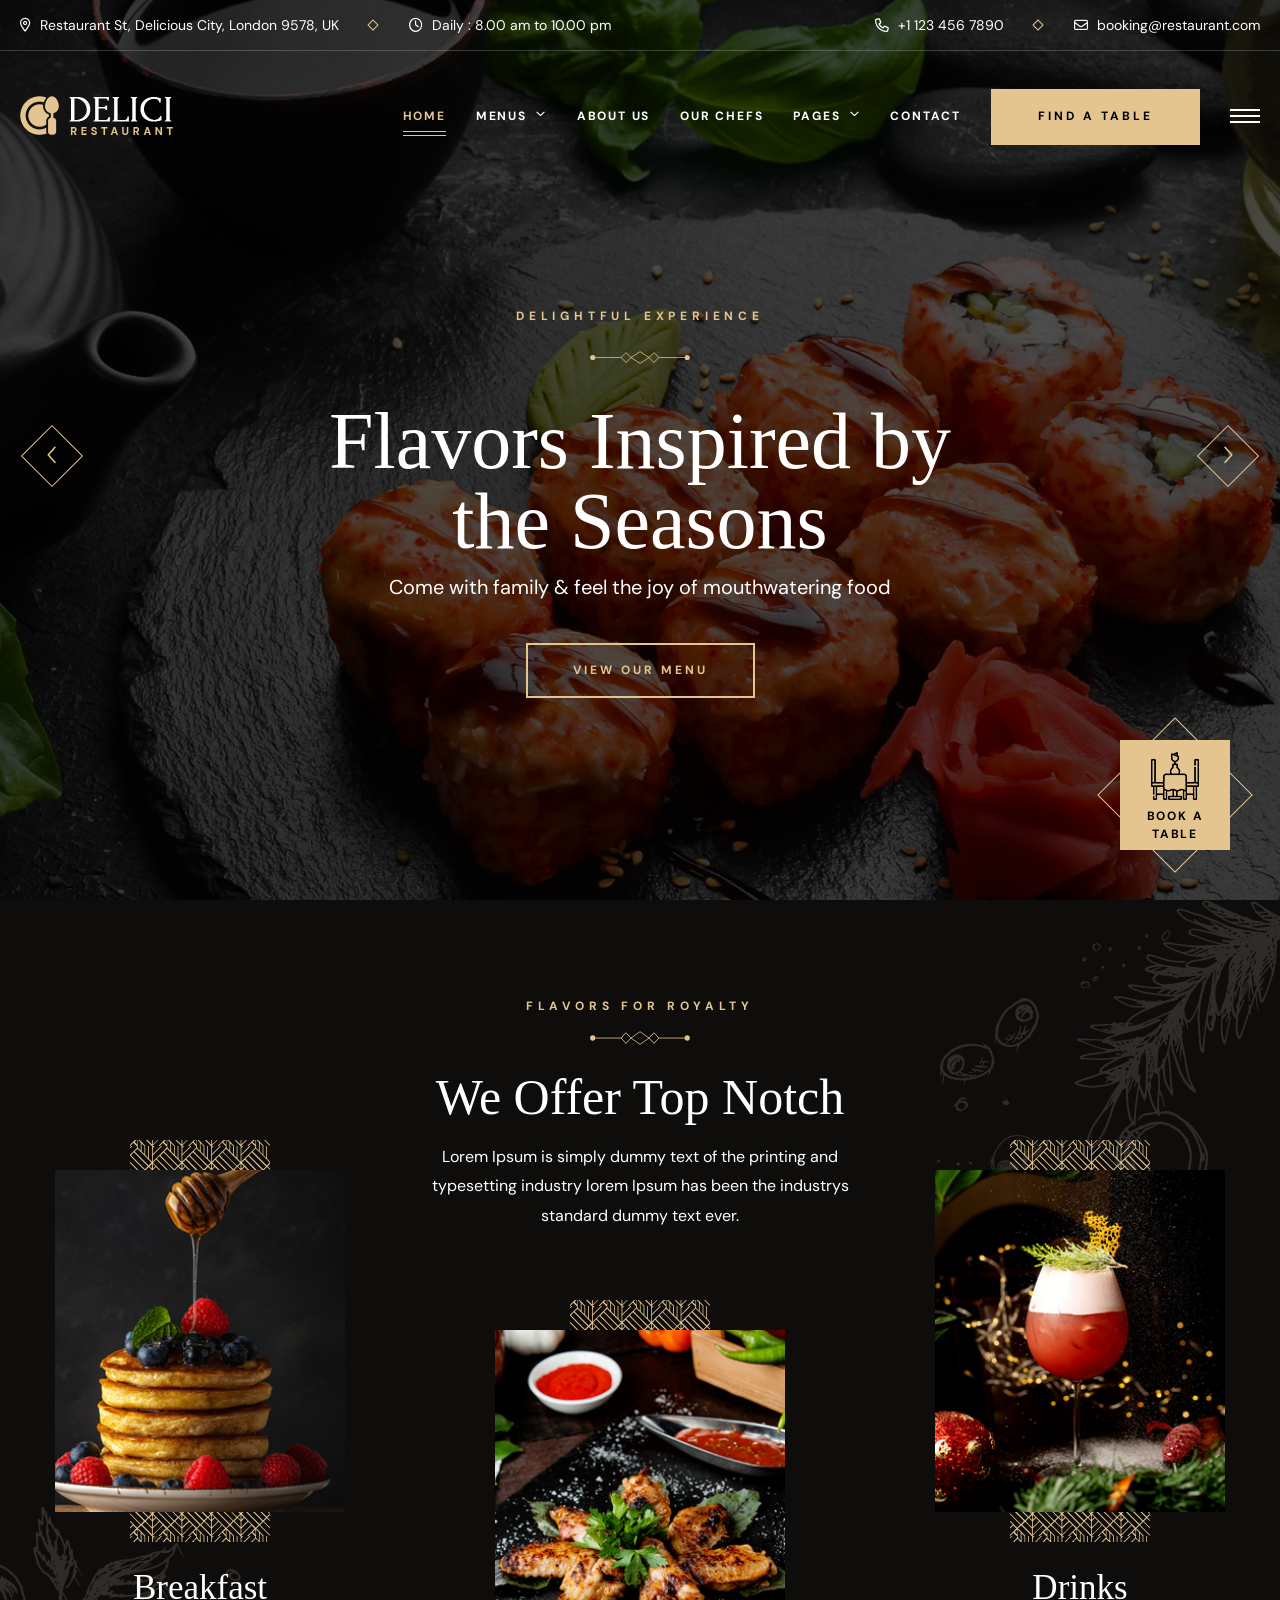
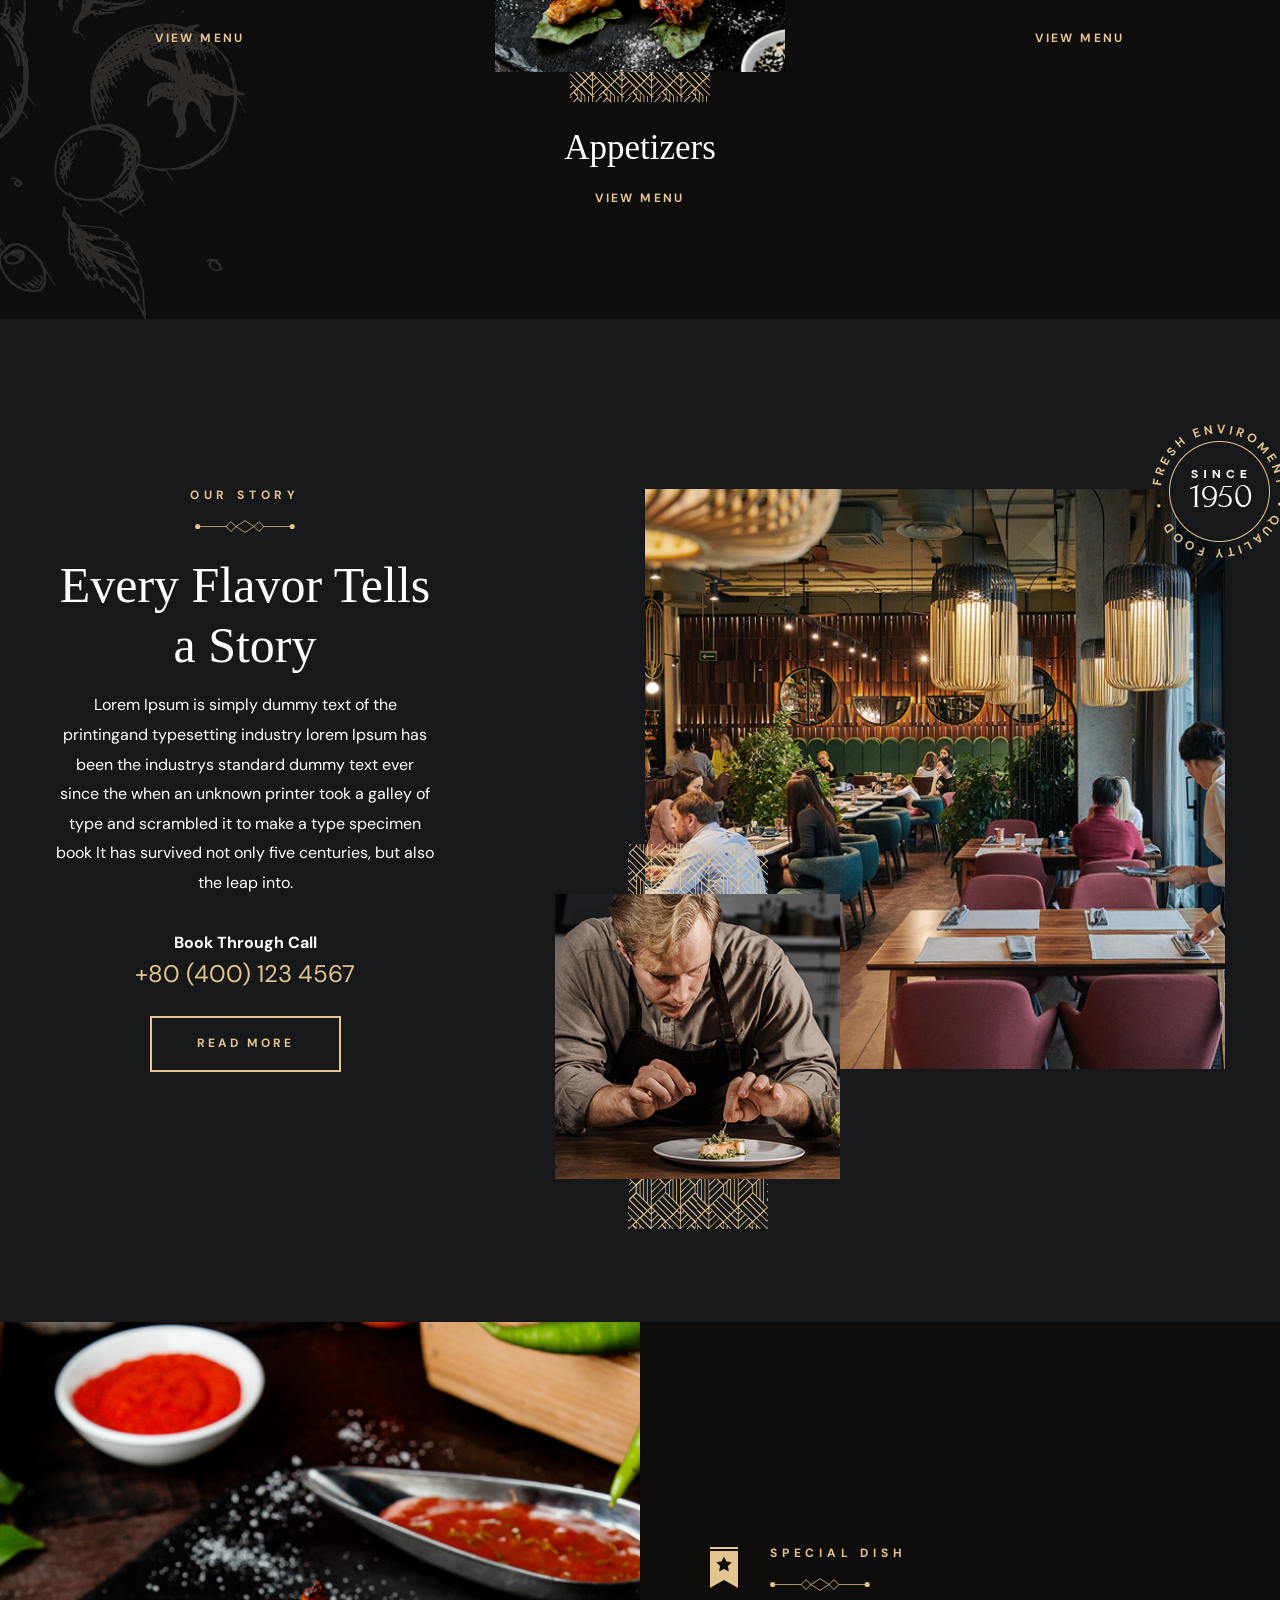
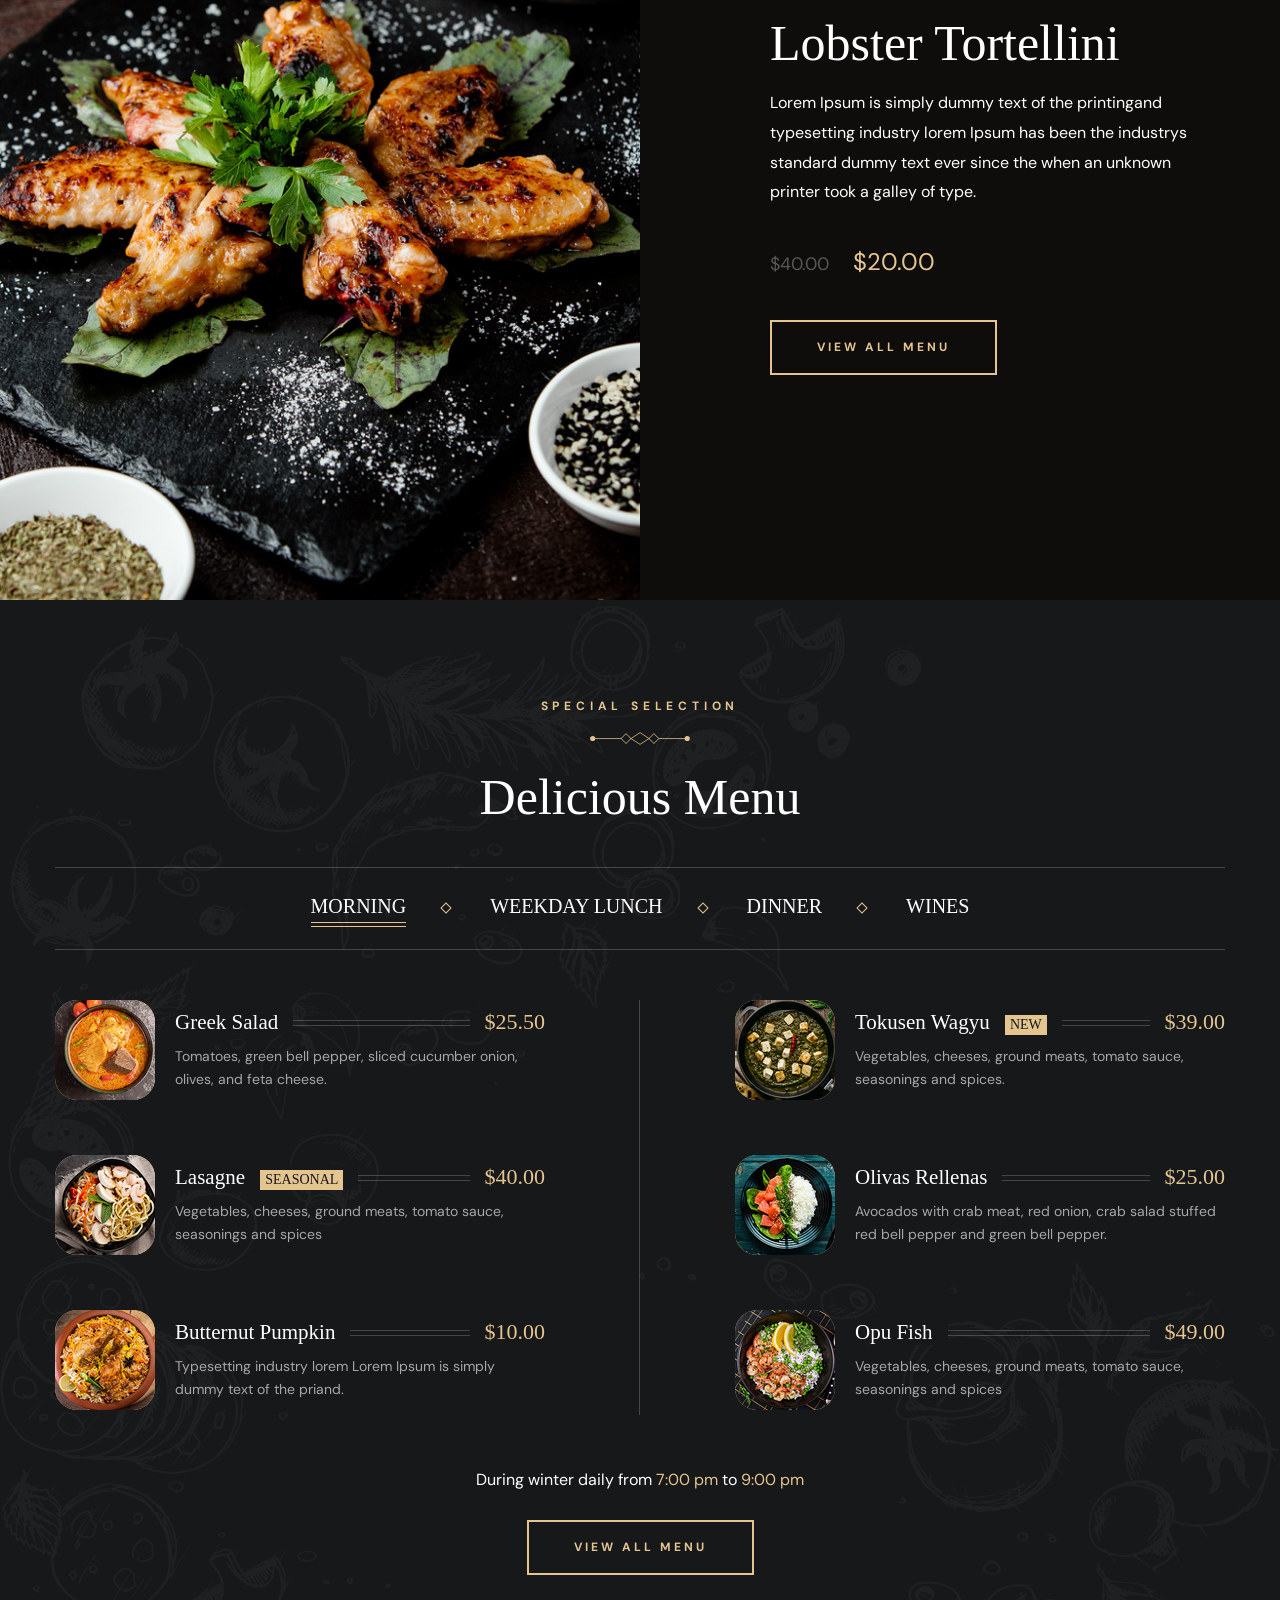
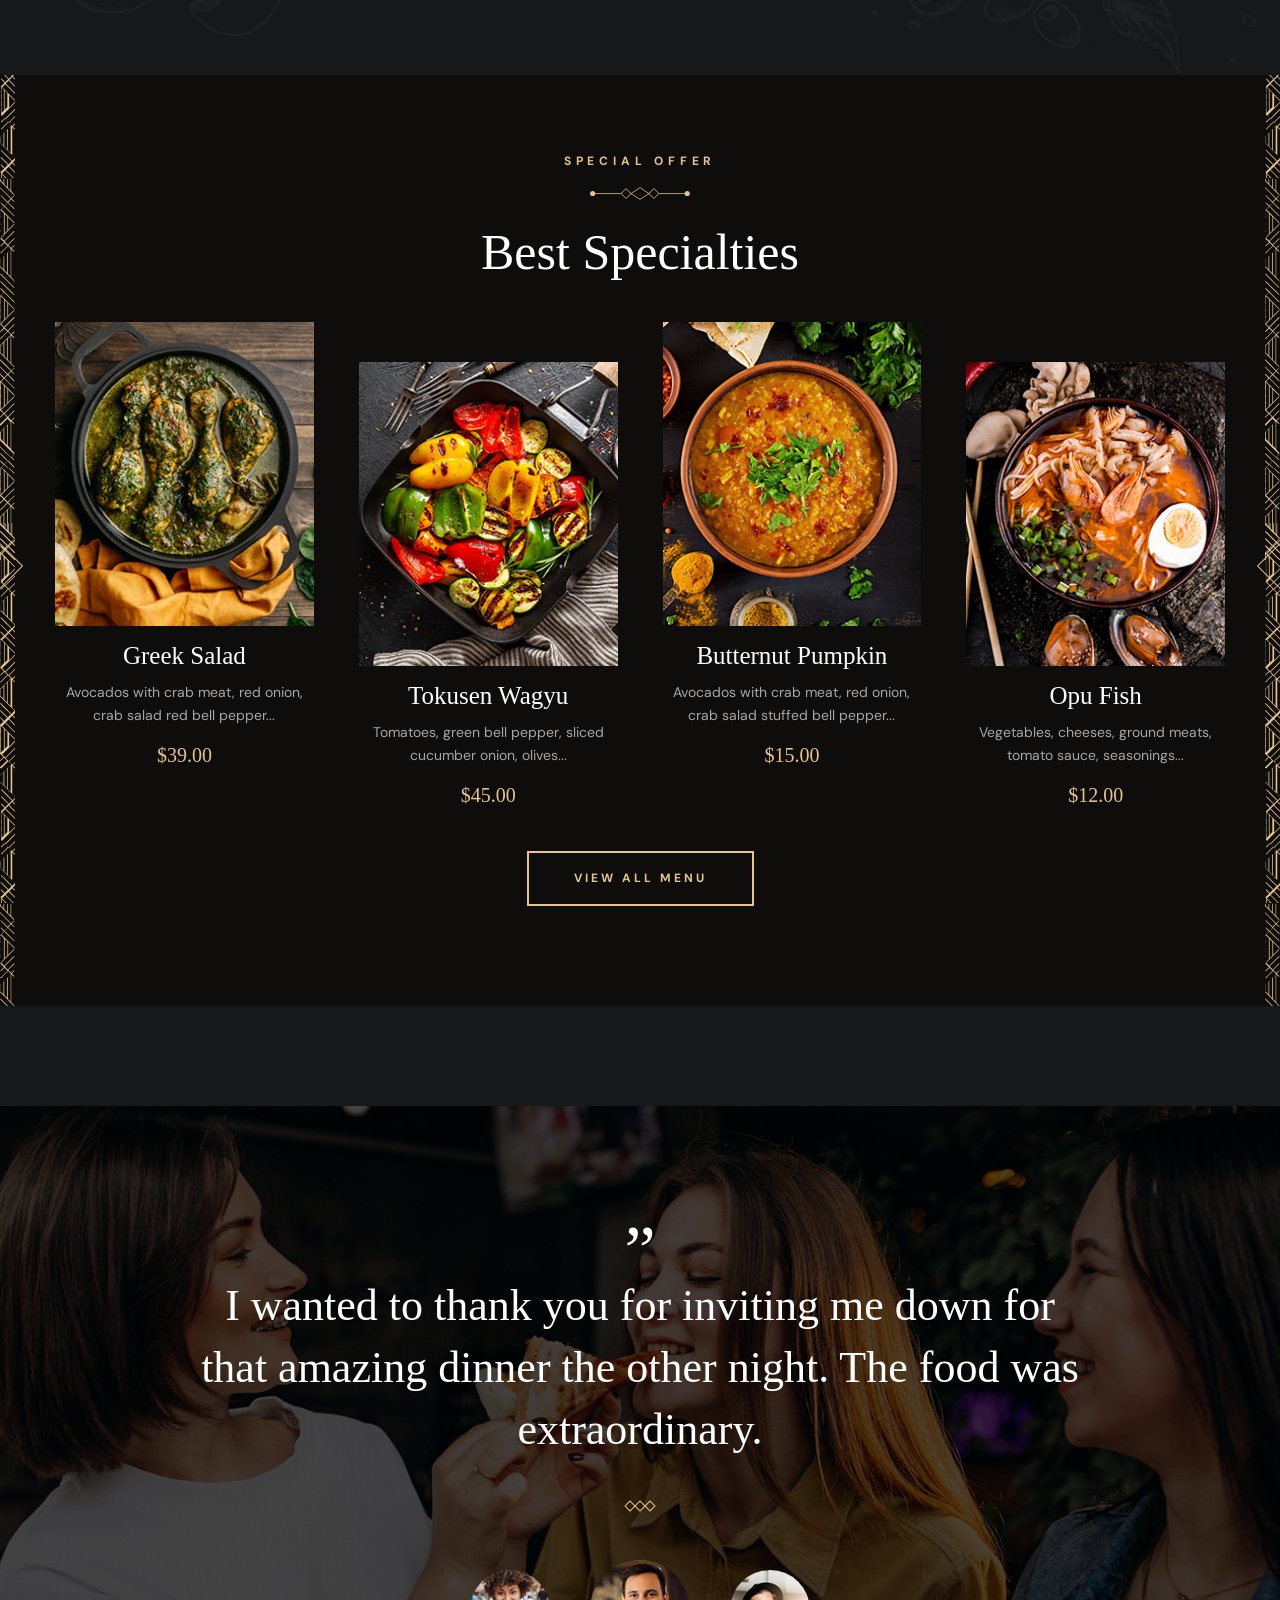
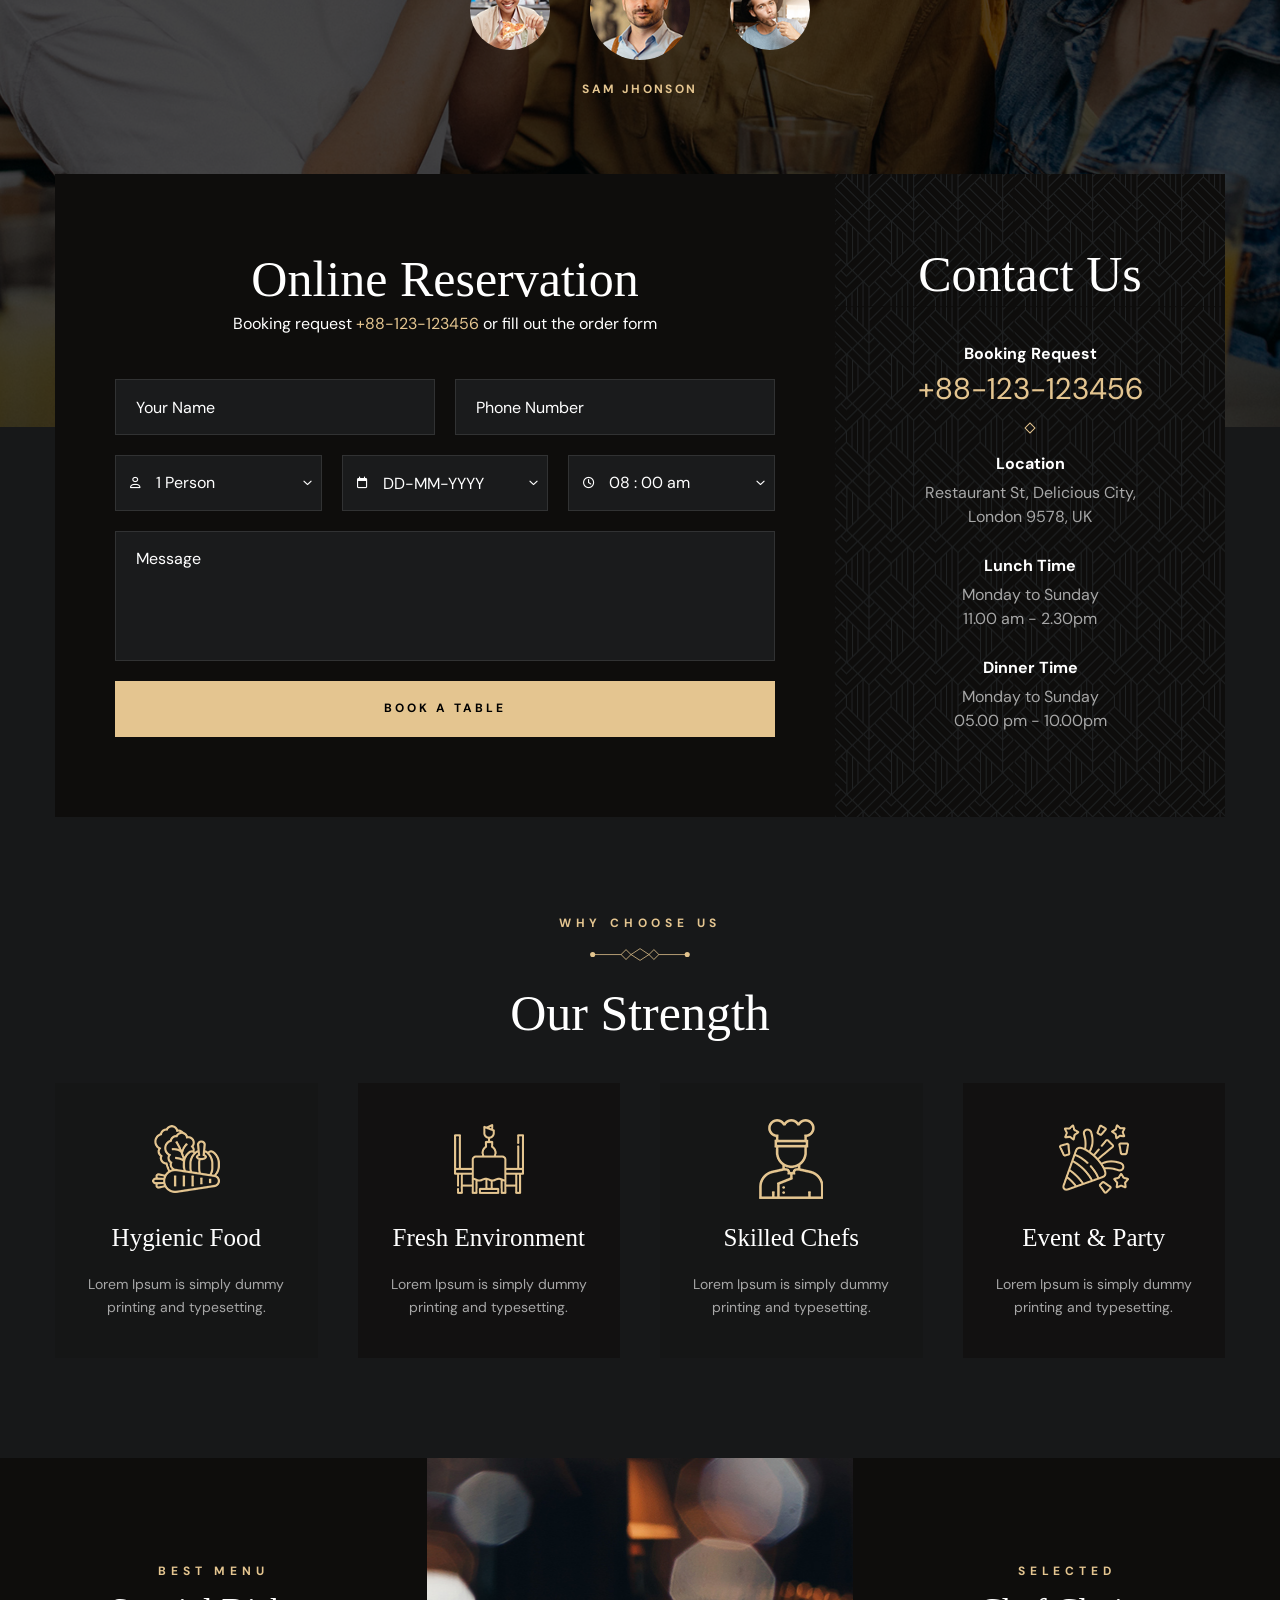
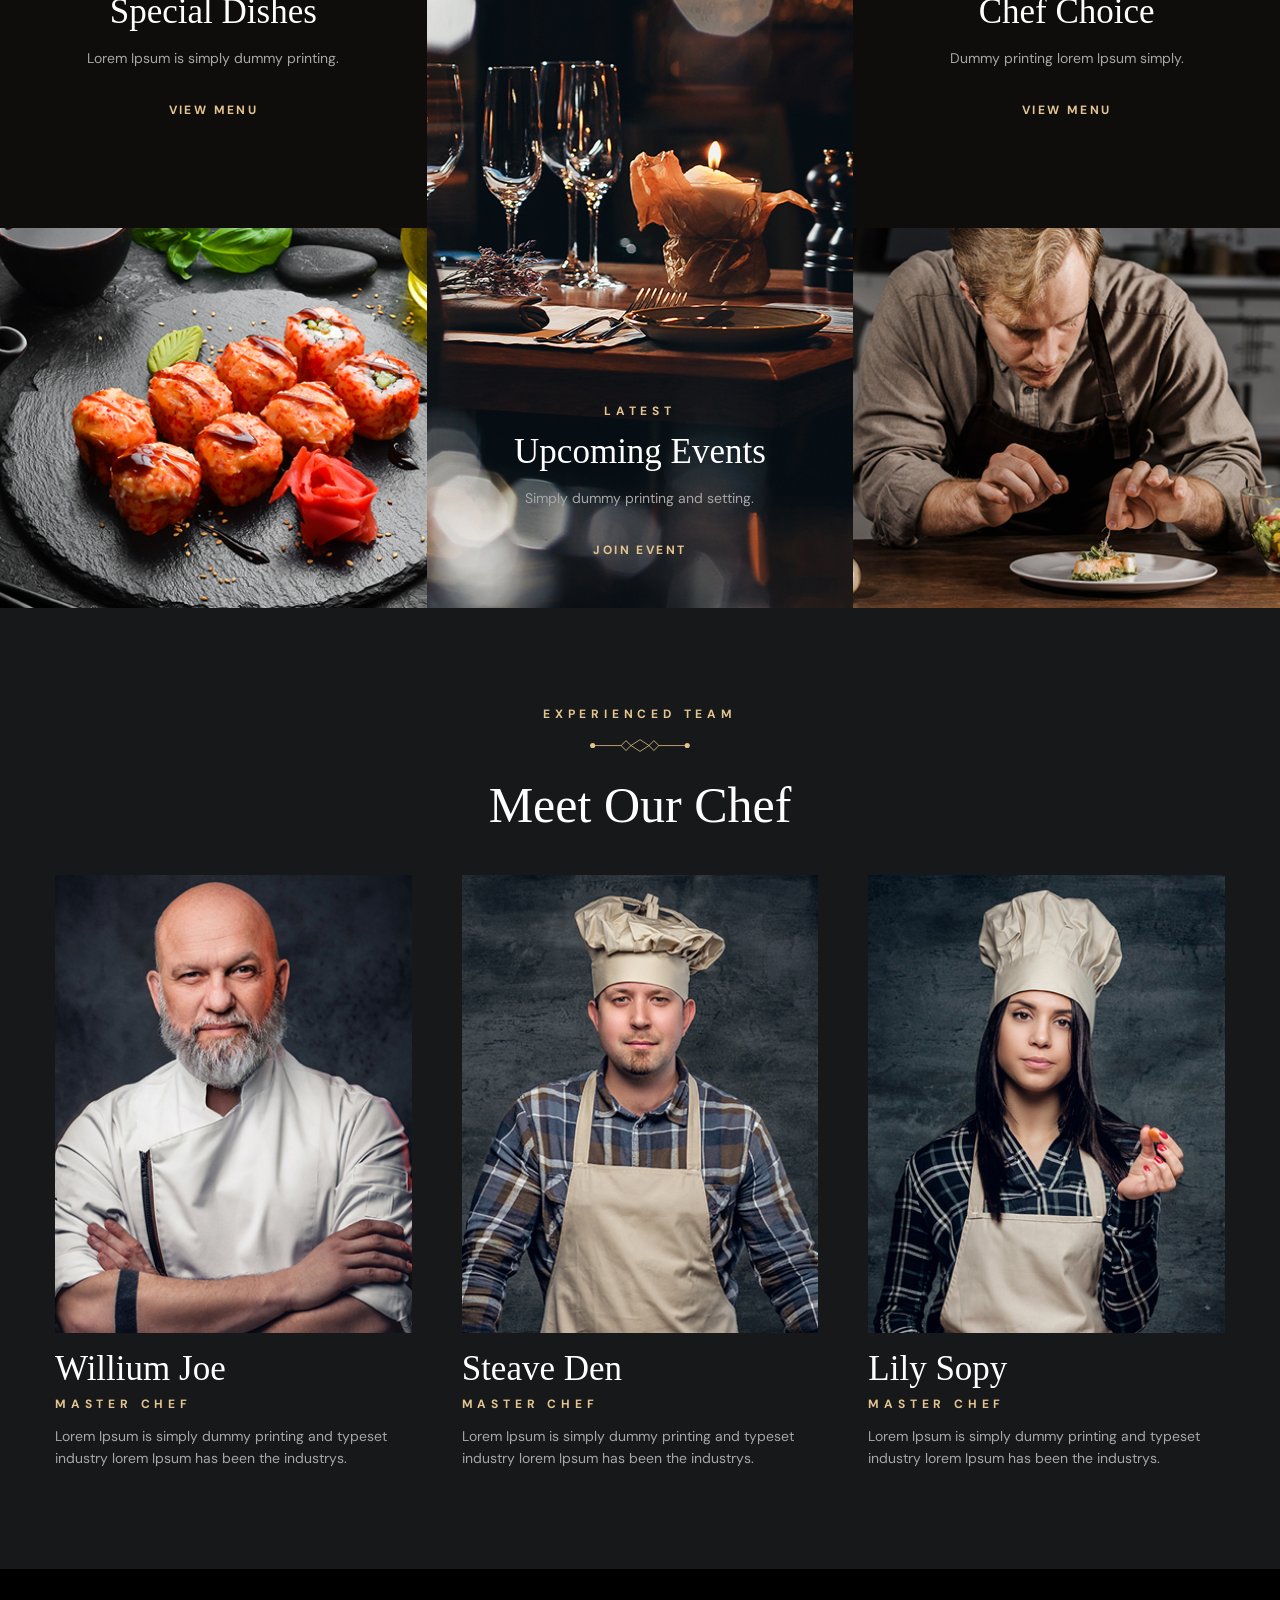
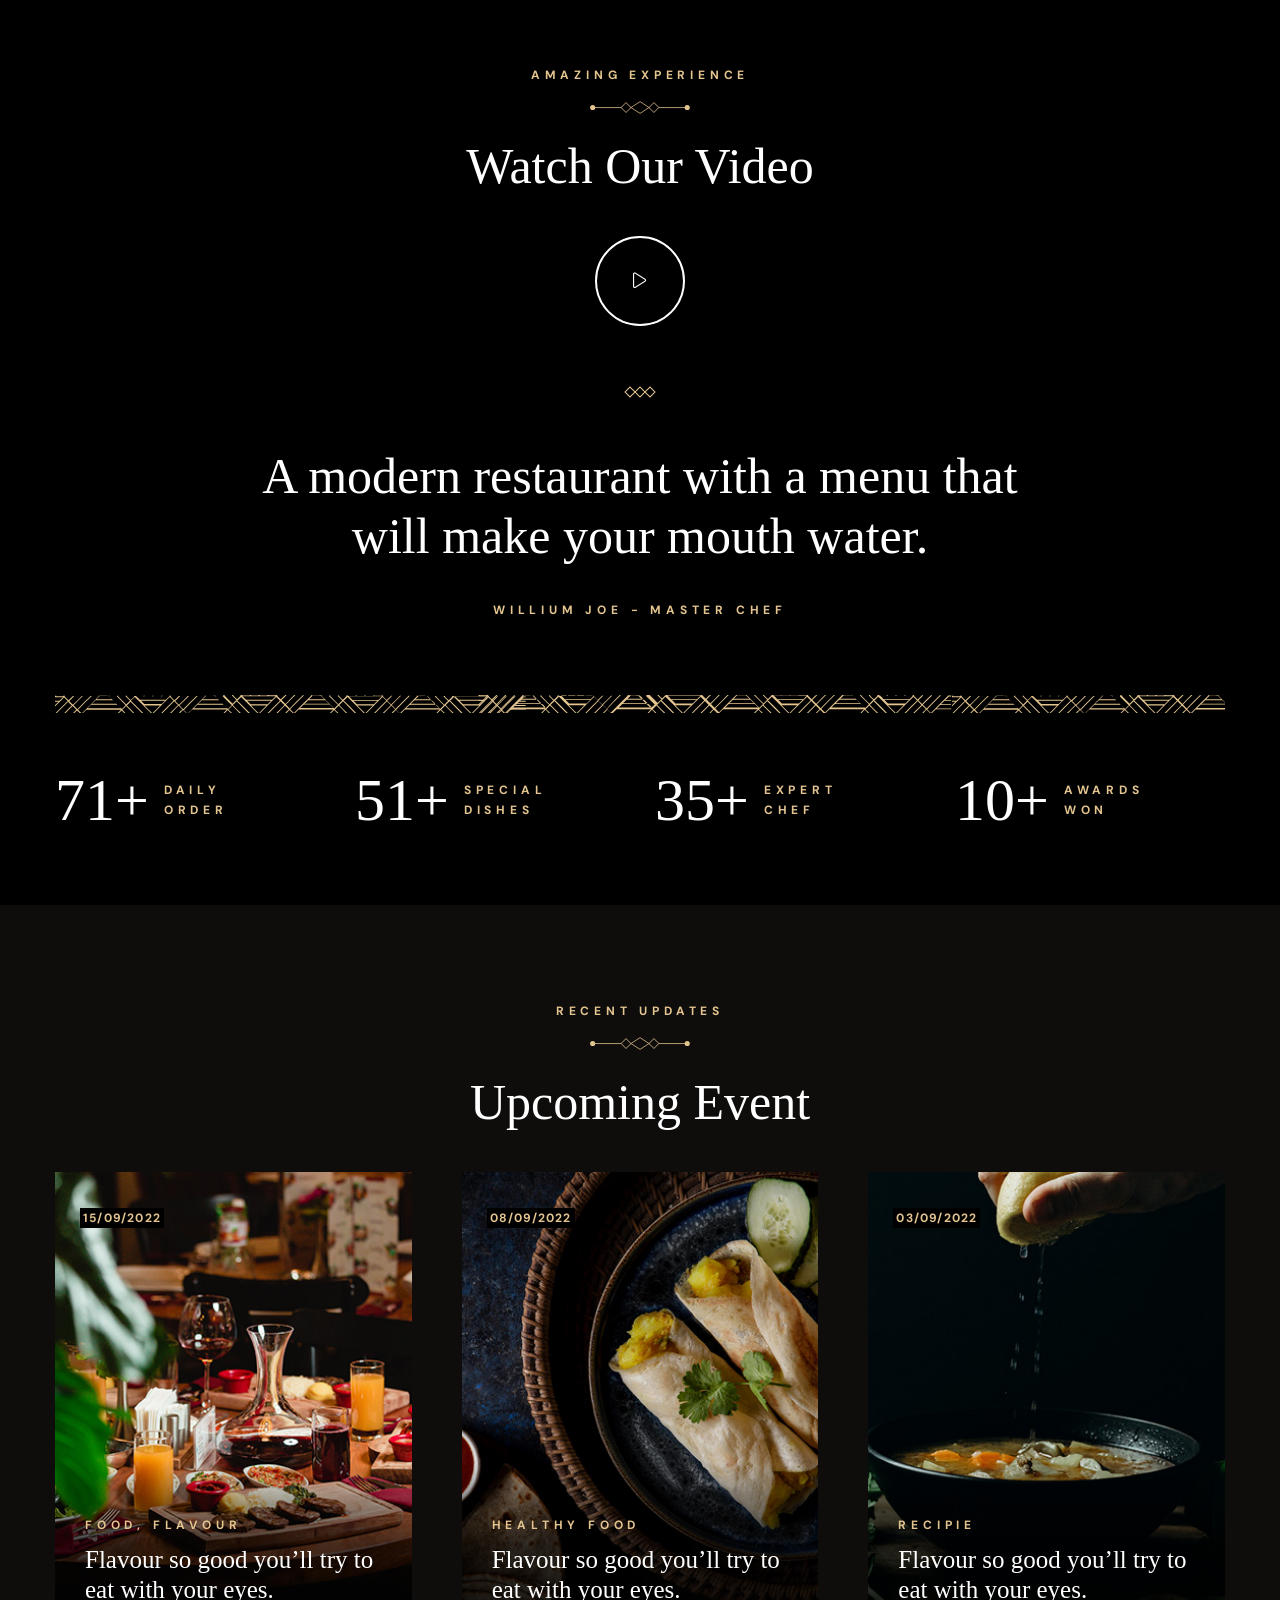
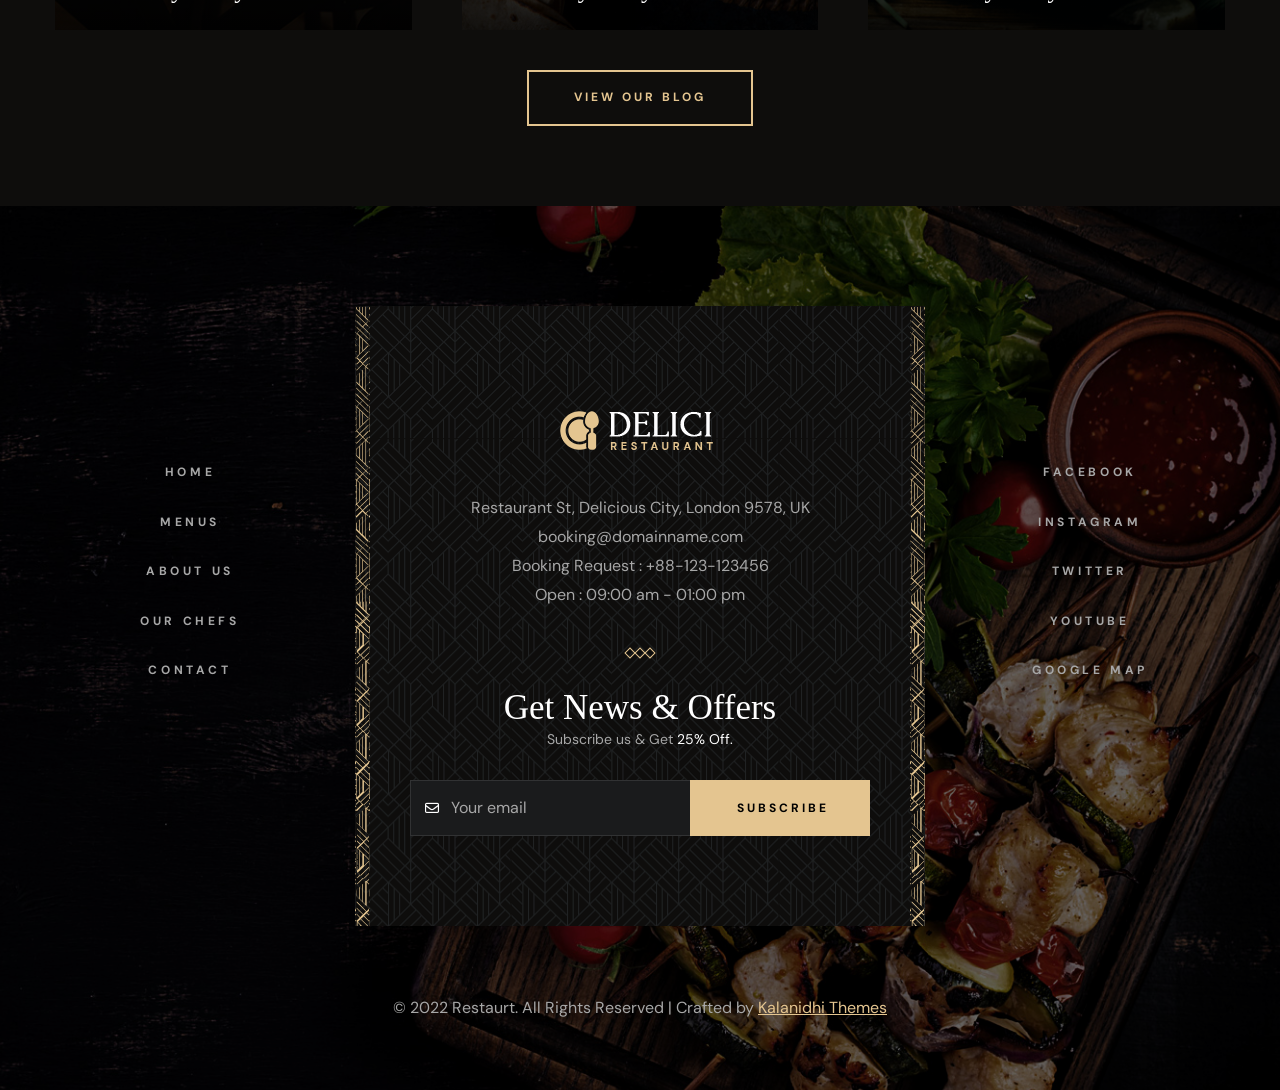
<file: front_template/index.html>
<!DOCTYPE html>
<html lang="en">

<!-- Mirrored from kalanidhithemes.com/live-preview/landing-page/delici/all-demo/Delici-Defoult/index.html by HTTrack Website Copier/3.x [XR&CO'2014], Wed, 20 May 2026 06:53:23 GMT -->
<head>
<meta charset="utf-8">
<title>Delici - Restaurants HTML Template - Home 01</title>
<!-- Stylesheets -->
<link href="css/bootstrap.css" rel="stylesheet">
<link href="css/style.css" rel="stylesheet">
<link rel="shortcut icon" href="images/favicon.png" type="image/x-icon">
<link rel="icon" href="images/favicon.png" type="image/x-icon">
<!-- Responsive -->
<meta http-equiv="X-UA-Compatible" content="IE=edge">
<meta name="viewport" content="width=device-width, initial-scale=1.0, maximum-scale=1.0, user-scalable=0">
<link href="css/responsive.css" rel="stylesheet">
<!--[if lt IE 9]><script src="https://cdnjs.cloudflare.com/ajax/libs/html5shiv/3.7.3/html5shiv.js"></script><![endif]--> 

</head>

<body>
  <div class="page-wrapper"> 
  
    <!-- Preloader -->
    <div class="loader-wrap">
        <div class="preloader">
            <div class="preloader-close">x</div>
            <div id="handle-preloader" class="handle-preloader">
                <div class="animation-preloader">
                    <div class="spinner"></div>
                    <div class="txt-loading">
                        <span data-text-preloader="D" class="letters-loading">
                            D
                        </span>
                        <span data-text-preloader="E" class="letters-loading">
                            E
                        </span>
                        <span data-text-preloader="L" class="letters-loading">
                            L
                        </span>
                        <span data-text-preloader="I" class="letters-loading">
                            I
                        </span>
                        <span data-text-preloader="C" class="letters-loading">
                            C
                        </span>
                        <span data-text-preloader="I" class="letters-loading">
                            I
                        </span>
                    </div>
                </div>  
            </div>
        </div>
    </div>
    <!-- Preloader End -->
    
    <!-- Main Header-->
    <header class="main-header header-down">
        <div class="header-top">
            <div class="auto-container">
                <div class="inner clearfix">
                    <div class="top-left clearfix">
                        <ul class="top-info clearfix">
                            <li><i class="icon far fa-map-marker-alt"></i> Restaurant St, Delicious City, London 9578, UK</li>
                            <li><i class="icon far fa-clock"></i> Daily : 8.00 am to 10.00 pm</li>
                        </ul>
                    </div>
                    <div class="top-right clearfix">
                        <ul class="top-info clearfix">
                            <li><a href="tel:+11234567890"><i class="icon far fa-phone"></i> +1 123 456 7890</a></li>
                            <li><a href="mailto:booking@restaurant.com"><i class="icon far fa-envelope"></i> booking@restaurant.com</a></li>
                        </ul>
                    </div>
                </div>
            </div>
        </div>
        <!-- Header Upper -->
        <div class="header-upper">        
            <div class="auto-container">
                <!-- Main Box -->
                <div class="main-box clearfix">
                    <!--Logo-->
                    <div class="logo-box">
                         <div class="logo"><a href="index.html" title="Delici - Restaurants HTML Template"><img src="images/logo.png" alt="" title="Delici - Restaurants HTML Template"></a></div>
                    </div>

                    <div class="nav-box clearfix">
                        <!--Nav Outer-->
                        <div class="nav-outer clearfix">         
                            <nav class="main-menu">
                                <ul class="navigation clearfix">
                                    <li class="current"><a href="index.html">Home</a>
                                    </li>
                                    <li class="dropdown has-mega-menu"><a href="menu-list.html">Menus</a>
                                        <ul>
                                            <li>
                                                <div class="mega-menu">
                                                    <div class="menu-inner">
                                                        <div class="auto-container">
                                                            <div class="row clearfix">
                                                                <div class="menu-block col-lg-3 col-md-6 col-sm-6">
                                                                    <div class="image"><a href="menu-list-1.html"><img src="images/resource/menu-image-1.jpg" alt=""></a></div>
                                                                    <div class="title"><a href="menu-list-1.html">Menu list 1</a></div>
                                                                </div>
                                                                <div class="menu-block col-lg-3 col-md-6 col-sm-6">
                                                                    <div class="image"><a href="menu-list-2.html"><img src="images/resource/menu-image-2.jpg" alt=""></a></div>
                                                                    <div class="title"><a href="menu-list-2.html">Menu list 2</a></div>
                                                                </div>
                                                                <div class="menu-block col-lg-3 col-md-6 col-sm-6">
                                                                    <div class="image"><a href="menu-list-3.html"><img src="images/resource/menu-image-3.jpg" alt=""></a></div>
                                                                    <div class="title"><a href="menu-list-3.html">Menu list 3</a></div>
                                                                </div>
                                                                <div class="menu-block col-lg-3 col-md-6 col-sm-6">
                                                                    <div class="image"><a href="menu-list-4.html"><img src="images/resource/menu-image-4.jpg" alt=""></a></div>
                                                                    <div class="title"><a href="menu-list-4.html">Menu list 4</a></div>
                                                                </div>
                                                            </div>
                                                        </div>
                                                    </div>
                                                </div>
                                            </li>
                                        </ul>
                                    </li>
                                    <li><a href="about.html">About Us</a></li>
                                    <li><a href="our-chef.html">Our chefs</a></li>
                                    <li class="dropdown"><a href="#">Pages</a>
                                        <ul>
                                            <li><a href="#">Dropdown Menu 1</a></li>
                                            <li><a href="#">Dropdown Menu 2</a></li>
                                            <li><a href="#">Dropdown Menu 3</a></li>
                                            <li class="dropdown"><a href="#">Dropdown Menu 4</a>
                                                <ul>
                                                    <li><a href="#">Dropdown Menu level 2</a></li>
                                                    <li><a href="#">Dropdown Menu level 2</a></li>
                                                    <li><a href="#">Dropdown Menu Level 3</a></li>
                                                </ul>
                                            </li>
                                            <li><a href="#">Dropdown Lorem 5</a></li>
                                        </ul>
                                    </li>
                                    <li><a href="contact-us.html">Contact</a></li>
                                </ul>
                            </nav>
                            <!-- Main Menu End-->
                        </div>
                        <!--Nav Outer End-->

                        <div class="links-box clearfix">
                            <div class="link link-btn">
                                <a href="reservation-opentable.html" class="theme-btn btn-style-one clearfix">
                                    <span class="btn-wrap">
                                        <span class="text-one">find a table</span>
                                        <span class="text-two">find a table</span>
                                    </span>
                                </a>
                            </div>
                            <div class="link info-toggler">
                                <button class="info-btn">
                                    <span class="hamburger">
                                        <span class="top-bun"></span>
                                        <span class="meat"></span>
                                        <span class="bottom-bun"></span>
                                    </span>
                                </button>
                            </div>
                        </div>

                        <!-- Hidden Nav Toggler -->
                        <div class="nav-toggler">
                            <button class="hidden-bar-opener">
                                <span class="hamburger">
                                    <span class="top-bun"></span>
                                    <span class="meat"></span>
                                    <span class="bottom-bun"></span>
                                </span>
                            </button>
                        </div>

                    </div>

                </div>
            </div>
        </div>
    </header>
    <!--End Main Header -->
    
    <!--Menu Backdrop-->
    <div class="menu-backdrop"></div>

    <!-- Hidden Navigation Bar -->
    <section class="hidden-bar">
        <!-- Hidden Bar Wrapper -->
        <div class="inner-box">
            <div class="cross-icon hidden-bar-closer"><span class="far fa-close"></span></div>
            <div class="logo-box"><a href="index.html" title="Delici - Restaurants HTML Template"><img src="images/resource/sidebar-logo.png" alt="" title="Delici - Restaurants HTML Template"></a></div>
            
            <!-- .Side-menu -->
            <div class="side-menu">
                 <ul class="navigation clearfix">
                    <li class="current"><a href="index.html">Home</a>
                    </li>
                    <li class="dropdown"><a href="menu-list.html">Menus</a>
                        <ul>
                            <li><a href="menu-list-1.html">Menu List 1</a></li>
                            <li><a href="menu-list-2.html">Menu List 2</a></li>
                            <li><a href="menu-list-3.html">Menu List 3</a></li>
                            <li><a href="menu-list-4.html">Menu List 4</a></li>
                        </ul>
                    </li>
                    <li><a href="about.html">About Us</a></li>
                    <li><a href="our-chef.html">Our chefs</a></li>
                    <li class="dropdown"><a href="#">Pages</a>
                        <ul>
                            <li><a href="#">Dropdown Menu 1</a></li>
                            <li><a href="#">Dropdown Menu 2</a></li>
                            <li><a href="#">Dropdown Menu 3</a></li>
                            <li class="dropdown"><a href="#">Dropdown Menu 4</a>
                                <ul>
                                    <li><a href="#">Dropdown Menu level 2</a></li>
                                    <li><a href="#">Dropdown Menu level 2</a></li>
                                    <li><a href="#">Dropdown Menu Level 3</a></li>
                                </ul>
                            </li>
                            <li><a href="#">Dropdown Lorem 5</a></li>
                        </ul>
                    </li>
                    <li><a href="contact-us.html">Contact</a></li>
                </ul>
            </div><!-- /.Side-menu -->
            
            <h2>Visit Us</h2>
            <ul class="info">
                <li>Restaurant St, Delicious City, <br>London 9578, UK</li>
                <li>Open: 9.30 am - 2.30pm</li>
                <li><a href="mailto:booking@domainame.com">booking@domainame.com</a></li>
            </ul>
            <div class="separator"><span></span></div>
            <div class="booking-info">
                <div class="bk-title">Booking request</div>
                <div class="bk-no"><a href="tel:+88-123-123456">+88-123-123456</a></div>
            </div>
        
        </div><!-- / Hidden Bar Wrapper -->
    </section>
    <!-- / Hidden Bar -->

    <!--Info Back Drop-->
    <div class="info-back-drop"></div>
    
    <!-- Hidden Bar -->
    <section class="info-bar">
        <div class="inner-box">
            <div class="cross-icon"><span class="far fa-close"></span></div>
            <div class="logo-box"><a href="index.html" title="Delici - Restaurants HTML Template"><img src="images/resource/sidebar-logo.png" alt="" title="Delici - Restaurants HTML Template"></a></div>
            <div class="image-box"><img src="images/resource/sidebar-image.jpg" alt="" title=""></div>

            <h2>Visit Us</h2>
            <ul class="info">
                <li>Restaurant St, Delicious City, <br>London 9578, UK</li>
                <li>Open: 9.30 am - 2.30pm</li>
                <li><a href="mailto:booking@domainame.com">booking@domainame.com</a></li>
            </ul>
            <div class="separator"><span></span></div>
            <div class="booking-info">
                <div class="bk-title">Booking request</div>
                <div class="bk-no"><a href="tel:+88-123-123456">+88-123-123456</a></div>
            </div>
        </div>
    </section>
    <!--End Hidden Bar -->

    <!-- Banner Section -->
    <section class="banner-section">
        
        <div class="banner-container">
            <div class="banner-slider">
                <div class="swiper-wrapper">
                    <!--Slide Item-->
                    <div class="swiper-slide slide-item">
                        <div class="image-layer" style="background-image: url(images/main-slider/slider-1.jpg);"></div>
                        <div class="auto-container">
                          <div class="content-box">
                                <div class="content">
                                    <div class="clearfix">
                                        <div class="inner">
                                            <div class="subtitle"><span>delightful experience</span></div>
                                            <div class="pattern-image"><img src="images/icons/separator.svg" alt="" title=""></div>
                                            <h1><span>Flavors Inspired by <br>the Seasons</span></h1>
                                            <div class="text">Come with family & feel the joy of mouthwatering food</div>
                                            <div class="links-box wow fadeInUp" data-wow-delay="0ms" data-wow-duration="1500ms">
                                                <div class="link">
                                                    <a href="menu-list-1.html" class="theme-btn btn-style-two clearfix">
                                                        <span class="btn-wrap">
                                                            <span class="text-one">view our menu</span>
                                                            <span class="text-two">view our menu</span>
                                                        </span>
                                                    </a>
                                                </div>
                                            </div>
                                        </div>
                                        
                                    </div>
                                </div>
                            </div>
                        </div>
                    </div>
                    <!--Slide Item-->
                    <div class="swiper-slide slide-item">
                        <div class="image-layer" style="background-image: url(images/main-slider/slider-2.jpg);"></div>
                        <div class="auto-container">
                          <div class="content-box">
                                <div class="content">
                                    <div class="clearfix">
                                        <div class="inner">
                                            <div class="subtitle"><span>amazing & delicious</span></div>
                                            <div class="pattern-image"><img src="images/icons/separator.svg" alt="" title=""></div>
                                            <h1><span>Where every flavor <br>tells a story</span></h1>
                                            <div class="text">Come with family & feel the joy of mouthwatering food</div>
                                            <div class="links-box clearfix">
                                                <div class="link">
                                                    <a href="menu-list-2.html" class="theme-btn btn-style-two clearfix">
                                                        <span class="btn-wrap">
                                                            <span class="text-one">view our menu</span>
                                                            <span class="text-two">view our menu</span>
                                                        </span>
                                                    </a>
                                                </div>
                                            </div>
                                        </div>
                                        
                                    </div>
                                </div>
                            </div>
                        </div>
                    </div>
                    <!--Slide Item-->
                    <div class="swiper-slide slide-item">
                        <div class="image-layer" style="background-image: url(images/main-slider/slider-3.jpg);"></div>
                        <div class="auto-container">
                          <div class="content-box">
                                <div class="content">
                                    <div class="clearfix">
                                        <div class="inner">
                                            <div class="subtitle"><span>Tradational & Hygine</span></div>
                                            <div class="pattern-image"><img src="images/icons/separator.svg" alt="" title=""></div>
                                            <h1><span>For the love of <br>delicious food</span></h1>
                                            <div class="text">Come with family & feel the joy of mouthwatering food</div>
                                            <div class="links-box clearfix">
                                                <div class="link">
                                                    <a href="menu-list-3.html" class="theme-btn btn-style-two clearfix">
                                                        <span class="btn-wrap">
                                                            <span class="text-one">view our menu</span>
                                                            <span class="text-two">view our menu</span>
                                                        </span>
                                                    </a>
                                                </div>
                                            </div>
                                        </div>
                                        
                                    </div>
                                </div>
                            </div>
                        </div>
                    </div>
                </div>
                <div class="swiper-button-prev"><span class="fal fa-angle-left"></span></div>
                <div class="swiper-button-next"><span class="fal fa-angle-right"></span></div>
            </div>
        </div>

        <div class="book-btn"><a href="reservation-opentable.html" class="theme-btn"><span class="icon"><img src="images/resource/book-icon-1.png" alt="" title=""></span><span class="txt">book a table</span></a></div>
    </section>
    <!--End Banner Section -->

    <!--We Offer Section-->
    <section class="we-offer-section">
        <div class="left-bot-bg"><img src="images/background/bg-1.png" alt="" title=""></div>
        <div class="right-top-bg"><img src="images/background/bg-2.png" alt="" title=""></div>
        <div class="auto-container">
            <div class="title-box centered">
                <div class="subtitle"><span>Flavors for royalty</span></div>
                <div class="pattern-image"><img src="images/icons/separator.svg" alt="" title=""></div>
                <h2>We Offer Top Notch</h2>
                <div class="text">Lorem Ipsum is simply dummy text of the printing and typesetting industry lorem Ipsum has been the industrys standard dummy text ever.</div>
            </div>
            <div class="row justify-content-center clearfix">
                <!--Block-->
                <div class="offer-block col-xl-4 col-lg-4 col-md-6 col-sm-12">
                    <div class="inner-box wow fadeInUp" data-wow-duration="1500ms" data-wow-delay="0ms">
                        <div class="image"><a href="menu-list-1.html"><img src="images/resource/offer-image-1.jpg" alt=""></a></div>
                        <h3><a href="menu-list-1.html">Breakfast</a></h3>
                        <div class="more-link"><a href="menu-list-1.html">view menu</a></div>
                    </div>
                </div>

                <!--Block-->
                <div class="offer-block col-xl-4 col-lg-4 col-md-6 col-sm-12">
                    <div class="inner-box wow fadeInUp" data-wow-duration="1500ms" data-wow-delay="300ms">
                        <div class="image"><a href="menu-list-2.html"><img src="images/resource/offer-image-2.jpg" alt=""></a></div>
                        <h3><a href="menu-list-2.html">Appetizers</a></h3>
                        <div class="more-link"><a href="menu-list-2.html">view menu</a></div>
                    </div>
                </div>

                <!--Block-->
                <div class="offer-block col-xl-4 col-lg-4 col-md-6 col-sm-12">
                    <div class="inner-box wow fadeInUp" data-wow-duration="1500ms" data-wow-delay="600ms">
                        <div class="image"><a href="menu-list-3.html"><img src="images/resource/offer-image-3.jpg" alt=""></a></div>
                        <h3><a href="menu-list-3.html">Drinks</a></h3>
                        <div class="more-link"><a href="menu-list-3.html">view menu</a></div>
                    </div>
                </div>

            </div>
        </div>
    </section>

    <!--Story Section-->
    <section class="story-section">
        <div class="left-bg"><img src="images/background/bg-3.png" alt="" title=""></div>
        <div class="auto-container">
            <div class="row clearfix">
                <!--Col-->
                <div class="text-col col-xl-5 col-lg-5 col-md-12 col-sm-12">
                    <div class="inner wow fadeInLeft" data-wow-duration="1500ms" data-wow-delay="0ms">
                        <div class="title-box centered">
                            <div class="subtitle"><span>Our story</span></div>
                            <div class="pattern-image"><img src="images/icons/separator.svg" alt="" title=""></div>
                            <h2>Every Flavor Tells a Story</h2>
                            <div class="text">Lorem Ipsum is simply dummy text of the printingand typesetting industry lorem Ipsum has been the industrys standard dummy text ever since the when an unknown printer took a galley of type and scrambled it to make a type specimen book It has survived not only five centuries, but also the leap into.</div>
                        </div>
                        <div class="booking-info">
                            <div class="bk-title">Book Through Call</div>
                            <div class="bk-no"><a href="tel:+80-400-123456">+80 (400) 123 4567</a></div>
                            
                            <div class="link-box">
                                <a href="about.html" class="theme-btn btn-style-two clearfix">
                                    <span class="btn-wrap">
                                        <span class="text-one">Read More</span>
                                        <span class="text-two">Read More</span>
                                    </span>
                                </a>
                            </div>
                            
                        </div>
                    </div>
                </div>
                <!--Col-->
                <div class="image-col col-xl-7 col-lg-7 col-md-12 col-sm-12">
                    <div class="inner wow fadeInRight" data-wow-duration="1500ms" data-wow-delay="0ms">
                        <div class="round-stamp"><img src="images/resource/badge-1.png" alt=""></div>
                        <div class="images parallax-scene-1">
                            <div class="image" data-depth="0.15"><img src="images/resource/image-1.jpg" alt=""></div>
                            <div class="image" data-depth="0.30"><img src="images/resource/image-2.jpg" alt=""></div>
                        </div>
                    </div>
                </div>

            </div>
        </div>
    </section>

    <!--Special Dish Section-->
    <section class="special-dish">
        <div class="bottom-image"><img src="images/resource/image-3.png" alt="" title=""></div>
        <div class="outer-container">
            <div class="row clearfix">
                <!--Col-->
                <div class="image-col col-xl-6 col-lg-6 col-md-12 col-sm-12">
                    <div class="inner wow fadeInLeft" data-wow-duration="1500ms" data-wow-delay="0ms">
                        <div class="image-layer" style="background-image: url(images/background/image-1.jpg);"></div>
                        <div class="image"><img src="images/background/image-1.jpg" alt=""></div>
                    </div>
                </div>
                <!--Col-->
                <div class="content-col col-xl-6 col-lg-6 col-md-12 col-sm-12">
                    <div class="right-bg"><img src="images/background/bg-4.png" alt="" title=""></div>
                    <div class="inner wow fadeInRight" data-wow-duration="1500ms" data-wow-delay="0ms">
                        <div class="title-box">
                            <span class="badge-icon"><img src="images/resource/badge-2.png" alt="" title=""></span>
                            <div class="subtitle"><span>Special dish</span></div>
                            <div class="pattern-image"><img src="images/icons/separator.svg" alt="" title=""></div>
                            <h2>Lobster Tortellini</h2>
                            <div class="text">Lorem Ipsum is simply dummy text of the printingand typesetting industry lorem Ipsum has been the industrys standard dummy text ever since the when an unknown printer took a galley of type.</div>
                        </div>
                        <div class="price"><span class="old">$40.00</span> <span class="new">$20.00</span></div>
                        <div class="link-box">
                            <a href="menu-list-1.html" class="theme-btn btn-style-two clearfix">
                                <span class="btn-wrap">
                                    <span class="text-one">view all menu</span>
                                    <span class="text-two">view all menu</span>
                                </span>
                            </a>
                        </div>
                    </div>
                </div>

            </div>
        </div>
    </section>

    <!--Menu Section-->
    <section class="menu-section">
        <div class="left-bg"><img src="images/background/bg-5.png" alt="" title=""></div>
        <div class="right-bg"><img src="images/background/bg-6.png" alt="" title=""></div>
        <div class="auto-container">
            <div class="title-box centered">
                <div class="subtitle"><span>Special selection</span></div>
                <div class="pattern-image"><img src="images/icons/separator.svg" alt="" title=""></div>
                <h2>Delicious Menu</h2>
            </div>

            <div class="tabs-box menu-tabs">
                <div class="buttons">
                    <ul class="tab-buttons clearfix">
                        <li class="tab-btn active-btn" data-tab="#tab-1"><span>MORNING</span></li>
                        <li class="tab-btn" data-tab="#tab-2"><span>WEEKDAY LUNCH</span></li>
                        <li class="tab-btn" data-tab="#tab-3"><span>DINNER</span></li>
                        <li class="tab-btn" data-tab="#tab-4"><span>WINES</span></li>
                    </ul>
                </div>
                <div class="tabs-content">
                    <!--Tab-->
                    <div class="tab active-tab" id="tab-1">
                        <div class="row clearfix">
                            <div class="menu-col col-lg-6 col-md-12 col-sm-12">
                                <div class="inner">
                                    <!--Block-->
                                    <div class="dish-block">
                                        <div class="inner-box">
                                            <div class="dish-image"><a href="#"><img src="images/resource/menu-image-5.png" alt=""></a></div>
                                            <div class="title clearfix"><div class="ttl clearfix"><h5><a href="#">Greek Salad</a></h5></div><div class="price"><span>$25.50</span></div></div>
                                            <div class="text desc"><a href="#">Tomatoes, green bell pepper, sliced cucumber onion, olives, and feta cheese.</a></div>
                                        </div>
                                    </div>
                                    <!--Block-->
                                    <div class="dish-block">
                                        <div class="inner-box">
                                            <div class="dish-image"><a href="#"><img src="images/resource/menu-image-6.png" alt=""></a></div>
                                            <div class="title clearfix"><div class="ttl clearfix"><h5><a href="#">Lasagne <span class="s-info">SEASONAL</span></a></h5></div><div class="price"><span>$40.00</span></div></div>
                                            <div class="text desc"><a href="#">Vegetables, cheeses, ground meats, tomato sauce, seasonings and spices</a></div>
                                        </div>
                                    </div>
                                    <!--Block-->
                                    <div class="dish-block">
                                        <div class="inner-box">
                                            <div class="dish-image"><a href="#"><img src="images/resource/menu-image-7.png" alt=""></a></div>
                                            <div class="title clearfix"><div class="ttl clearfix"><h5><a href="#">Butternut Pumpkin</a></h5></div><div class="price"><span>$10.00</span></div></div>
                                            <div class="text desc"><a href="#">Typesetting industry lorem Lorem Ipsum is simply dummy text of the priand.</a></div>
                                        </div>
                                    </div>
                                </div>
                            </div>
                            <div class="menu-col col-lg-6 col-md-12 col-sm-12">
                                <div class="inner">
                                    <!--Block-->
                                    <div class="dish-block">
                                        <div class="inner-box">
                                            <div class="dish-image"><a href="#"><img src="images/resource/menu-image-8.png" alt=""></a></div>
                                            <div class="title clearfix"><div class="ttl clearfix"><h5><a href="#">Tokusen Wagyu <span class="s-info">NEW</span></a></h5></div><div class="price"><span>$39.00</span></div></div>
                                            <div class="text desc"><a href="#">Vegetables, cheeses, ground meats, tomato sauce, seasonings and spices.</a></div>
                                        </div>
                                    </div>
                                    <!--Block-->
                                    <div class="dish-block">
                                        <div class="inner-box">
                                            <div class="dish-image"><a href="#"><img src="images/resource/menu-image-9.png" alt=""></a></div>
                                            <div class="title clearfix"><div class="ttl clearfix"><h5><a href="#">Olivas Rellenas</a></h5></div><div class="price"><span>$25.00</span></div></div>
                                            <div class="text desc"><a href="#">Avocados with crab meat, red onion, crab salad stuffed red bell pepper and  green bell pepper.</a></div>
                                        </div>
                                    </div>
                                    <!--Block-->
                                    <div class="dish-block">
                                        <div class="inner-box">
                                            <div class="dish-image"><a href="#"><img src="images/resource/menu-image-10.png" alt=""></a></div>
                                            <div class="title clearfix"><div class="ttl clearfix"><h5><a href="#">Opu Fish</a></h5></div><div class="price"><span>$49.00</span></div></div>
                                            <div class="text desc"><a href="#">Vegetables, cheeses, ground meats, tomato sauce, seasonings and spices</a></div>
                                        </div>
                                    </div>
                                </div>
                            </div>
                        </div>
                    </div>
                    <!--Tab-->
                    <div class="tab" id="tab-2">
                        <div class="row clearfix">
                            <div class="menu-col col-lg-6 col-md-12 col-sm-12">
                                <div class="inner">
                                    <!--Block-->
                                    <div class="dish-block">
                                        <div class="inner-box">
                                            <div class="dish-image"><a href="#"><img src="images/resource/menu-image-5.png" alt=""></a></div>
                                            <div class="title clearfix"><div class="ttl clearfix"><h5><a href="#">Greek Salad</a></h5></div><div class="price"><span>$25.50</span></div></div>
                                            <div class="text desc"><a href="#">Tomatoes, green bell pepper, sliced cucumber onion, olives, and feta cheese.</a></div>
                                        </div>
                                    </div>
                                    <!--Block-->
                                    <div class="dish-block">
                                        <div class="inner-box">
                                            <div class="dish-image"><a href="#"><img src="images/resource/menu-image-6.png" alt=""></a></div>
                                            <div class="title clearfix"><div class="ttl clearfix"><h5><a href="#">Lasagne <span class="s-info">SEASONAL</span></a></h5></div><div class="price"><span>$40.00</span></div></div>
                                            <div class="text desc"><a href="#">Vegetables, cheeses, ground meats, tomato sauce, seasonings and spices</a></div>
                                        </div>
                                    </div>
                                    <!--Block-->
                                    <div class="dish-block">
                                        <div class="inner-box">
                                            <div class="dish-image"><a href="#"><img src="images/resource/menu-image-7.png" alt=""></a></div>
                                            <div class="title clearfix"><div class="ttl clearfix"><h5><a href="#">Butternut Pumpkin</a></h5></div><div class="price"><span>$10.00</span></div></div>
                                            <div class="text desc"><a href="#">Typesetting industry lorem Lorem Ipsum is simply dummy text of the priand.</a></div>
                                        </div>
                                    </div>
                                </div>
                            </div>
                            <div class="menu-col col-lg-6 col-md-12 col-sm-12">
                                <div class="inner">
                                    <!--Block-->
                                    <div class="dish-block">
                                        <div class="inner-box">
                                            <div class="dish-image"><a href="#"><img src="images/resource/menu-image-8.png" alt=""></a></div>
                                            <div class="title clearfix"><div class="ttl clearfix"><h5><a href="#">Tokusen Wagyu <span class="s-info">NEW</span></a></h5></div><div class="price"><span>$39.00</span></div></div>
                                            <div class="text desc"><a href="#">Vegetables, cheeses, ground meats, tomato sauce, seasonings and spices.</a></div>
                                        </div>
                                    </div>
                                    <!--Block-->
                                    <div class="dish-block">
                                        <div class="inner-box">
                                            <div class="dish-image"><a href="#"><img src="images/resource/menu-image-9.png" alt=""></a></div>
                                            <div class="title clearfix"><div class="ttl clearfix"><h5><a href="#">Olivas Rellenas</a></h5></div><div class="price"><span>$25.00</span></div></div>
                                            <div class="text desc"><a href="#">Avocados with crab meat, red onion, crab salad stuffed red bell pepper and  green bell pepper.</a></div>
                                        </div>
                                    </div>
                                    <!--Block-->
                                    <div class="dish-block">
                                        <div class="inner-box">
                                            <div class="dish-image"><a href="#"><img src="images/resource/menu-image-10.png" alt=""></a></div>
                                            <div class="title clearfix"><div class="ttl clearfix"><h5><a href="#">Opu Fish</a></h5></div><div class="price"><span>$49.00</span></div></div>
                                            <div class="text desc"><a href="#">Vegetables, cheeses, ground meats, tomato sauce, seasonings and spices</a></div>
                                        </div>
                                    </div>
                                </div>
                            </div>
                        </div>
                    </div>
                    <!--Tab-->
                    <div class="tab" id="tab-3">
                        <div class="row clearfix">
                            <div class="menu-col col-lg-6 col-md-12 col-sm-12">
                                <div class="inner">
                                    <!--Block-->
                                    <div class="dish-block">
                                        <div class="inner-box">
                                            <div class="dish-image"><a href="#"><img src="images/resource/menu-image-5.png" alt=""></a></div>
                                            <div class="title clearfix"><div class="ttl clearfix"><h5><a href="#">Greek Salad</a></h5></div><div class="price"><span>$25.50</span></div></div>
                                            <div class="text desc"><a href="#">Tomatoes, green bell pepper, sliced cucumber onion, olives, and feta cheese.</a></div>
                                        </div>
                                    </div>
                                    <!--Block-->
                                    <div class="dish-block">
                                        <div class="inner-box">
                                            <div class="dish-image"><a href="#"><img src="images/resource/menu-image-6.png" alt=""></a></div>
                                            <div class="title clearfix"><div class="ttl clearfix"><h5><a href="#">Lasagne <span class="s-info">SEASONAL</span></a></h5></div><div class="price"><span>$40.00</span></div></div>
                                            <div class="text desc"><a href="#">Vegetables, cheeses, ground meats, tomato sauce, seasonings and spices</a></div>
                                        </div>
                                    </div>
                                    <!--Block-->
                                    <div class="dish-block">
                                        <div class="inner-box">
                                            <div class="dish-image"><a href="#"><img src="images/resource/menu-image-7.png" alt=""></a></div>
                                            <div class="title clearfix"><div class="ttl clearfix"><h5><a href="#">Butternut Pumpkin</a></h5></div><div class="price"><span>$10.00</span></div></div>
                                            <div class="text desc"><a href="#">Typesetting industry lorem Lorem Ipsum is simply dummy text of the priand.</a></div>
                                        </div>
                                    </div>
                                </div>
                            </div>
                            <div class="menu-col col-lg-6 col-md-12 col-sm-12">
                                <div class="inner">
                                    <!--Block-->
                                    <div class="dish-block">
                                        <div class="inner-box">
                                            <div class="dish-image"><a href="#"><img src="images/resource/menu-image-8.png" alt=""></a></div>
                                            <div class="title clearfix"><div class="ttl clearfix"><h5><a href="#">Tokusen Wagyu <span class="s-info">NEW</span></a></h5></div><div class="price"><span>$39.00</span></div></div>
                                            <div class="text desc"><a href="#">Vegetables, cheeses, ground meats, tomato sauce, seasonings and spices.</a></div>
                                        </div>
                                    </div>
                                    <!--Block-->
                                    <div class="dish-block">
                                        <div class="inner-box">
                                            <div class="dish-image"><a href="#"><img src="images/resource/menu-image-9.png" alt=""></a></div>
                                            <div class="title clearfix"><div class="ttl clearfix"><h5><a href="#">Olivas Rellenas</a></h5></div><div class="price"><span>$25.00</span></div></div>
                                            <div class="text desc"><a href="#">Avocados with crab meat, red onion, crab salad stuffed red bell pepper and  green bell pepper.</a></div>
                                        </div>
                                    </div>
                                    <!--Block-->
                                    <div class="dish-block">
                                        <div class="inner-box">
                                            <div class="dish-image"><a href="#"><img src="images/resource/menu-image-10.png" alt=""></a></div>
                                            <div class="title clearfix"><div class="ttl clearfix"><h5><a href="#">Opu Fish</a></h5></div><div class="price"><span>$49.00</span></div></div>
                                            <div class="text desc"><a href="#">Vegetables, cheeses, ground meats, tomato sauce, seasonings and spices</a></div>
                                        </div>
                                    </div>
                                </div>
                            </div>
                        </div>
                    </div>
                    <!--Tab-->
                    <div class="tab" id="tab-4">
                        <div class="row clearfix">
                            <div class="menu-col col-lg-6 col-md-12 col-sm-12">
                                <div class="inner">
                                    <!--Block-->
                                    <div class="dish-block">
                                        <div class="inner-box">
                                            <div class="dish-image"><a href="#"><img src="images/resource/menu-image-5.png" alt=""></a></div>
                                            <div class="title clearfix"><div class="ttl clearfix"><h5><a href="#">Greek Salad</a></h5></div><div class="price"><span>$25.50</span></div></div>
                                            <div class="text desc"><a href="#">Tomatoes, green bell pepper, sliced cucumber onion, olives, and feta cheese.</a></div>
                                        </div>
                                    </div>
                                    <!--Block-->
                                    <div class="dish-block">
                                        <div class="inner-box">
                                            <div class="dish-image"><a href="#"><img src="images/resource/menu-image-6.png" alt=""></a></div>
                                            <div class="title clearfix"><div class="ttl clearfix"><h5><a href="#">Lasagne <span class="s-info">SEASONAL</span></a></h5></div><div class="price"><span>$40.00</span></div></div>
                                            <div class="text desc"><a href="#">Vegetables, cheeses, ground meats, tomato sauce, seasonings and spices</a></div>
                                        </div>
                                    </div>
                                    <!--Block-->
                                    <div class="dish-block">
                                        <div class="inner-box">
                                            <div class="dish-image"><a href="#"><img src="images/resource/menu-image-7.png" alt=""></a></div>
                                            <div class="title clearfix"><div class="ttl clearfix"><h5><a href="#">Butternut Pumpkin</a></h5></div><div class="price"><span>$10.00</span></div></div>
                                            <div class="text desc"><a href="#">Typesetting industry lorem Lorem Ipsum is simply dummy text of the priand.</a></div>
                                        </div>
                                    </div>
                                </div>
                            </div>
                            <div class="menu-col col-lg-6 col-md-12 col-sm-12">
                                <div class="inner">
                                    <!--Block-->
                                    <div class="dish-block">
                                        <div class="inner-box">
                                            <div class="dish-image"><a href="#"><img src="images/resource/menu-image-8.png" alt=""></a></div>
                                            <div class="title clearfix"><div class="ttl clearfix"><h5><a href="#">Tokusen Wagyu <span class="s-info">NEW</span></a></h5></div><div class="price"><span>$39.00</span></div></div>
                                            <div class="text desc"><a href="#">Vegetables, cheeses, ground meats, tomato sauce, seasonings and spices.</a></div>
                                        </div>
                                    </div>
                                    <!--Block-->
                                    <div class="dish-block">
                                        <div class="inner-box">
                                            <div class="dish-image"><a href="#"><img src="images/resource/menu-image-9.png" alt=""></a></div>
                                            <div class="title clearfix"><div class="ttl clearfix"><h5><a href="#">Olivas Rellenas</a></h5></div><div class="price"><span>$25.00</span></div></div>
                                            <div class="text desc"><a href="#">Avocados with crab meat, red onion, crab salad stuffed red bell pepper and  green bell pepper. Cucumber</a></div>
                                        </div>
                                    </div>
                                    <!--Block-->
                                    <div class="dish-block">
                                        <div class="inner-box">
                                            <div class="dish-image"><a href="#"><img src="images/resource/menu-image-10.png" alt=""></a></div>
                                            <div class="title clearfix"><div class="ttl clearfix"><h5><a href="#">Opu Fish</a></h5></div><div class="price"><span>$49.00</span></div></div>
                                            <div class="text desc"><a href="#">Vegetables, cheeses, ground meats, tomato sauce, seasonings and spices</a></div>
                                        </div>
                                    </div>
                                </div>
                            </div>
                        </div>
                    </div>
                </div>
            </div>

            <div class="open-timing">
                <div class="hours">During winter daily from <span class="theme_color">7:00 pm</span> to <span class="theme_color">9:00 pm</span></div>
                <div class="link-box">
                    <a href="menu-list-1.html" class="theme-btn btn-style-two clearfix">
                        <span class="btn-wrap">
                            <span class="text-one">view all menu</span>
                            <span class="text-two">view all menu</span>
                        </span>
                    </a>
                </div>
            </div>
        </div>
    </section>

    <!--Special Offer Section-->
    <section class="special-offer">
        <div class="outer-container">
            <div class="auto-container">
                <div class="title-box centered">
                    <div class="subtitle"><span>special offer</span></div>
                    <div class="pattern-image"><img src="images/icons/separator.svg" alt="" title=""></div>
                    <h2>Best Specialties</h2>
                </div>
                <div class="dish-gallery-slider owl-theme owl-carousel">
                    <!--Slide Item-->
                    <div class="offer-block-two">
                        <div class="inner-box">
                            <div class="image"><a href="#"><img src="images/resource/menu-image-11.jpg" alt=""></a></div>
                            <h4><a href="menu-list-1.html">Greek Salad</a></h4>
                            <div class="text desc">Avocados with crab meat, red onion, crab salad red bell pepper...</div>
                            <div class="price">$39.00</div>
                        </div>
                    </div>

                    <!--Slide Item-->
                    <div class="offer-block-two margin-top">
                        <div class="inner-box">
                            <div class="image"><a href="#"><img src="images/resource/menu-image-12.jpg" alt=""></a></div>
                            <h4><a href="menu-list-2.html">Tokusen Wagyu</a></h4>
                            <div class="text desc">Tomatoes, green bell pepper, sliced cucumber onion, olives...</div>
                            <div class="price">$45.00</div>
                        </div>
                    </div>

                    <!--Slide Item-->
                    <div class="offer-block-two">
                        <div class="inner-box">
                            <div class="image"><a href="#"><img src="images/resource/menu-image-13.jpg" alt=""></a></div>
                            <h4><a href="menu-list-3.html">Butternut Pumpkin</a></h4>
                            <div class="text desc">Avocados with crab meat, red onion, crab salad stuffed bell pepper...</div>
                            <div class="price">$15.00</div>
                        </div>
                    </div>

                    <!--Slide Item-->
                    <div class="offer-block-two margin-top">
                        <div class="inner-box">
                            <div class="image"><a href="#"><img src="images/resource/menu-image-14.jpg" alt=""></a></div>
                            <h4><a href="menu-list-4.html">Opu Fish</a></h4>
                            <div class="text desc">Vegetables, cheeses, ground meats, tomato sauce, seasonings...</div>
                            <div class="price">$12.00</div>
                        </div>
                    </div>

                    <!--Slide Item-->
                    <div class="offer-block-two">
                        <div class="inner-box">
                            <div class="image"><a href="#"><img src="images/resource/menu-image-11.jpg" alt=""></a></div>
                            <h4><a href="menu-list-1.html">Greek Salad</a></h4>
                            <div class="text desc">Avocados with crab meat, red onion, crab salad red bell pepper...</div>
                            <div class="price">$39.00</div>
                        </div>
                    </div>

                    <!--Slide Item-->
                    <div class="offer-block-two margin-top">
                        <div class="inner-box">
                            <div class="image"><a href="#"><img src="images/resource/menu-image-12.jpg" alt=""></a></div>
                            <h4><a href="menu-list-2.html">Tokusen Wagyu</a></h4>
                            <div class="text desc">Tomatoes, green bell pepper, sliced cucumber onion, olives...</div>
                            <div class="price">$45.00</div>
                        </div>
                    </div>

                    <!--Slide Item-->
                    <div class="offer-block-two">
                        <div class="inner-box">
                            <div class="image"><a href="#"><img src="images/resource/menu-image-13.jpg" alt=""></a></div>
                            <h4><a href="menu-list-3.html">Butternut Pumpkin</a></h4>
                            <div class="text desc">Avocados with crab meat, red onion, crab salad stuffed bell pepper...</div>
                            <div class="price">$15.00</div>
                        </div>
                    </div>

                    <!--Slide Item-->
                    <div class="offer-block-two margin-top">
                        <div class="inner-box">
                            <div class="image"><a href="#"><img src="images/resource/menu-image-14.jpg" alt=""></a></div>
                            <h4><a href="menu-list-4.html">Opu Fish</a></h4>
                            <div class="text desc">Vegetables, cheeses, ground meats, tomato sauce, seasonings...</div>
                            <div class="price">$12.00</div>
                        </div>
                    </div>

                </div>
                
                <div class="lower-link-box text-center">
                    <a href="menu-list-1.html" class="theme-btn btn-style-two clearfix">
                        <span class="btn-wrap">
                            <span class="text-one">view all menu</span>
                            <span class="text-two">view all menu</span>
                        </span>
                    </a>
                </div>
                
            </div>
        </div>
    </section>

    <!--Testimonials Section-->
    <section class="testimonials-section">
        <div class="image-layer" style="background-image: url(images/background/image-2.jpg);"></div>
        <div class="auto-container">
            <div class="carousel-box">
                <div class="testi-top owl-theme owl-carousel">
                    <div class="slide-item">
                        <div class="slide-content">
                            <div class="quotes">”</div>
                            <div class="text quote-text">I wanted to thank you for inviting me down for that amazing dinner the other night. The food was extraordinary.</div>
                        </div>
                    </div>
                    <div class="slide-item">
                        <div class="slide-content">
                            <div class="quotes">”</div>
                            <div class="text quote-text">I wanted to thank you for inviting me down for that amazing dinner the other night. The food was extraordinary.</div>
                        </div>
                    </div>
                    <div class="slide-item">
                        <div class="slide-content">
                            <div class="quotes">”</div>
                            <div class="text quote-text">I wanted to thank you for inviting me down for that amazing dinner the other night. The food was extraordinary.</div>
                        </div>
                    </div>
                    <div class="slide-item">
                        <div class="slide-content">
                            <div class="quotes">”</div>
                            <div class="text quote-text">I wanted to thank you for inviting me down for that amazing dinner the other night. The food was extraordinary.</div>
                        </div>
                    </div>
                    <div class="slide-item">
                        <div class="slide-content">
                            <div class="quotes">”</div>
                            <div class="text quote-text">I wanted to thank you for inviting me down for that amazing dinner the other night. The food was extraordinary.</div>
                        </div>
                    </div>
                    <div class="slide-item">
                        <div class="slide-content">
                            <div class="quotes">”</div>
                            <div class="text quote-text">I wanted to thank you for inviting me down for that amazing dinner the other night. The food was extraordinary.</div>
                        </div>
                    </div>
                </div>
                <div class="separator"><span></span><span></span><span></span></div>
                <div class="thumbs-carousel-box">
                    <div class="testi-thumbs owl-theme owl-carousel">
                        <div class="slide-item">
                            <div class="image"><img src="images/resource/author-thumb-1.jpg"  alt=""></div>
                            <div class="auth-title">Sam Jhonson</div>
                        </div>
                        <div class="slide-item">
                            <div class="image"><img src="images/resource/author-thumb-2.jpg"  alt=""></div>
                            <div class="auth-title">Ian Botham</div>
                        </div>
                        <div class="slide-item">
                            <div class="image"><img src="images/resource/author-thumb-3.jpg"  alt=""></div>
                            <div class="auth-title">Dan Bitson</div>
                        </div>
                        <div class="slide-item">
                            <div class="image"><img src="images/resource/author-thumb-1.jpg"  alt=""></div>
                            <div class="auth-title">Sam Jhonson</div>
                        </div>
                        <div class="slide-item">
                            <div class="image"><img src="images/resource/author-thumb-2.jpg"  alt=""></div>
                            <div class="auth-title">Ian Botham</div>
                        </div>
                        <div class="slide-item">
                            <div class="image"><img src="images/resource/author-thumb-3.jpg"  alt=""></div>
                            <div class="auth-title">Dan Bitson</div>
                        </div>
                    </div>
                </div>
            </div>
        </div>
    </section>

    <!--Reservation Section-->
    <section class="reserve-section">
        <div class="auto-container">
            <div class="outer-box">
                <div class="row clearfix">
                    <div class="reserv-col col-lg-8 col-md-12 col-sm-12">
                        <div class="inner">
                            <div class="title">
                                <h2>Online Reservation</h2>
                                <div class="request-info">Booking request <a href="#">+88-123-123456</a> or fill out the order form</div>
                            </div>
                            <div class="default-form reservation-form">
                                <form method="post" action="https://kalanidhithemes.com/live-preview/landing-page/delici/all-demo/Delici-Defoult/index.html">
                                    <div class="row clearfix">
                                        <div class="form-group col-lg-6 col-md-6 col-sm-12">
                                            <div class="field-inner">
                                                <input type="text" name="fieldname" value="" placeholder="Your Name" required>
                                            </div>
                                        </div>
                                        <div class="form-group col-lg-6 col-md-6 col-sm-12">
                                            <div class="field-inner">
                                                <input type="text" name="fieldname" value="" placeholder="Phone Number" required>
                                            </div>
                                        </div>
                                        <div class="form-group col-lg-4 col-md-6 col-sm-12">
                                            <div class="field-inner">
                                                <span class="alt-icon far fa-user"></span>
                                                <select class="l-icon">
                                                    <option>1 Person</option>
                                                    <option>2 Person</option>
                                                    <option>3 Person</option>
                                                    <option>4 Person</option>
                                                    <option>5 Person</option>
                                                    <option>6 Person</option>
                                                    <option>7 Person</option>
                                                </select>
                                                <span class="arrow-icon far fa-angle-down"></span>
                                            </div>
                                        </div>
                                        <div class="form-group col-lg-4 col-md-6 col-sm-12">
                                            <div class="field-inner">
                                                <span class="alt-icon far fa-calendar"></span>
                                                <input class="l-icon datepicker" type="text" name="fieldname" value="" placeholder="DD-MM-YYYY" required readonly>
                                                <span class="arrow-icon far fa-angle-down"></span>
                                            </div>
                                        </div>
                                        <div class="form-group col-lg-4 col-md-12 col-sm-12">
                                            <div class="field-inner">
                                                <span class="alt-icon far fa-clock"></span>
                                                <select class="l-icon">
                                                    <option>08 : 00 am</option>
                                                    <option>09 : 00 am</option>
                                                    <option>10 : 00 am</option>
                                                    <option>11 : 00 am</option>
                                                    <option>12 : 00 pm</option>
                                                    <option>01 : 00 pm</option>
                                                    <option>02 : 00 pm</option>
                                                    <option>03 : 00 pm</option>
                                                    <option>04 : 00 pm</option>
                                                    <option>05 : 00 pm</option>
                                                    <option>06 : 00 pm</option>
                                                    <option>07 : 00 pm</option>
                                                    <option>08 : 00 pm</option>
                                                    <option>09 : 00 pm</option>
                                                    <option>10 : 00 pm</option>
                                                </select>
                                                <span class="arrow-icon far fa-angle-down"></span>
                                            </div>
                                        </div>
                                        <div class="form-group col-lg-12 col-md-12 col-sm-12">
                                            <div class="field-inner">
                                                <textarea name="fieldname" placeholder="Message" required></textarea>
                                            </div>
                                        </div>
                                        <div class="form-group col-lg-12 col-md-12 col-sm-12">
                                            <div class="field-inner">
                                                
                                                <button type="submit" class="theme-btn btn-style-one clearfix">
                                                    <span class="btn-wrap">
                                                        <span class="text-one">book a table</span>
                                                        <span class="text-two">book a table</span>
                                                    </span>
                                                </button>
                                                
                                            </div>
                                        </div>
                                    </div>
                                </form>
                            </div>
                        </div>
                    </div>
                    <div class="info-col col-lg-4 col-md-12 col-sm-12">
                        <div class="inner">
                            <div class="title">
                                <h2>Contact Us</h2>
                            </div>
                            <div class="data">
                                <div class="booking-info">
                                    <div class="bk-title">Booking request</div>
                                    <div class="bk-no"><a href="tel:+88-123-123456">+88-123-123456</a></div>
                                </div>
                                <div class="separator"><span></span></div>
                                <ul class="info">
                                    <li><strong>Location</strong><br>Restaurant St, Delicious City, London 9578, UK</li>
                                    <li><strong>Lunch Time</strong><br>Monday to Sunday <br>11.00 am - 2.30pm</li>
                                    <li><strong>Dinner Time</strong><br>Monday to Sunday <br>05.00 pm - 10.00pm</li>
                                </ul>
                            </div>
                        </div>
                    </div>
                </div>

            </div>
        </div>
    </section>

    <!--Why Us Section-->
    <section class="why-us">
        <div class="left-bg"><img src="images/background/bg-8.png" alt="" title=""></div>
        <div class="right-bg"><img src="images/background/bg-7.png" alt="" title=""></div>
        <div class="auto-container">
            <div class="title-box centered">
                <div class="subtitle"><span>why choose us</span></div>
                <div class="pattern-image"><img src="images/icons/separator.svg" alt="" title=""></div>
                <h2>Our Strength</h2>
            </div>
            <div class="row clearfix">
                <!--Block-->
                <div class="why-block col-xl-3 col-lg-6 col-md-6 col-sm-12">
                    <div class="inner-box wow fadeInUp" data-wow-duration="1500ms" data-wow-delay="0ms">
                        <div class="icon-box"><img src="images/resource/why-icon-1.png" alt=""></div>
                        <h4>Hygienic Food</h4>
                        <div class="text">Lorem Ipsum is simply dummy printing and typesetting.</div>
                    </div>
                </div>

                <!--Block-->
                <div class="why-block col-xl-3 col-lg-6 col-md-6 col-sm-12">
                    <div class="inner-box wow fadeInUp" data-wow-duration="1500ms" data-wow-delay="300ms">
                        <div class="icon-box"><img src="images/resource/why-icon-2.png" alt=""></div>
                        <h4>Fresh Environment</h4>
                        <div class="text">Lorem Ipsum is simply dummy printing and typesetting.</div>
                    </div>
                </div>

                <!--Block-->
                <div class="why-block col-xl-3 col-lg-6 col-md-6 col-sm-12">
                    <div class="inner-box wow fadeInUp" data-wow-duration="1500ms" data-wow-delay="600ms">
                        <div class="icon-box"><img src="images/resource/why-icon-3.png" alt=""></div>
                        <h4>Skilled Chefs</h4>
                        <div class="text">Lorem Ipsum is simply dummy printing and typesetting.</div>
                    </div>
                </div>

                <!--Block-->
                <div class="why-block col-xl-3 col-lg-6 col-md-6 col-sm-12">
                    <div class="inner-box wow fadeInUp" data-wow-duration="1500ms" data-wow-delay="900ms">
                        <div class="icon-box"><img src="images/resource/why-icon-4.png" alt=""></div>
                        <h4>Event & Party</h4>
                        <div class="text">Lorem Ipsum is simply dummy printing and typesetting.</div>
                    </div>
                </div>

            </div>
        </div>
    </section>

    <!--Featured Links Section-->
    <section class="featured-links">
        <div class="outer-container">
            <div class="row clearfix">
                <!--Block-->
                <div class="link-block col-xl-4 col-lg-4 col-md-6 col-sm-12">
                    <div class="inner wow fadeInUp" data-wow-duration="1500ms" data-wow-delay="0ms">
                        <div class="text-block">
                            <div class="bl-inner">
                                <div class="content">
                                    <div class="subtitle">best menu</div>
                                    <h3>Special Dishes</h3>
                                    <div class="text">Lorem Ipsum is simply dummy printing.</div>
                                    <div class="link"><a href="menu-list-1.html" class="theme-btn"><span>view menu</span></a></div>
                                </div>
                            </div>
                        </div>
                        <div class="image-box">
                            <div class="image-layer" style="background-image: url(images/resource/featured-1.jpg);"></div>
                            <div class="image"><img src="images/resource/featured-1.jpg" alt=""></div>
                        </div>
                    </div>
                </div>

                <!--Block-->
                <div class="link-block alternate col-xl-4 col-lg-4 col-md-6 col-sm-12">
                    <div class="inner wow fadeInUp" data-wow-duration="1500ms" data-wow-delay="300ms">
                        <div class="image-box">
                            <div class="image-layer" style="background-image: url(images/resource/featured-2.jpg);"></div>
                            <div class="image"><img src="images/resource/featured-2.jpg" alt=""></div>
                        </div>
                        <div class="text-block">
                            <div class="bl-inner">
                                <div class="content">
                                    <div class="subtitle">Latest</div>
                                    <h3>Upcoming Events</h3>
                                    <div class="text">Simply dummy printing and setting.</div>
                                    <div class="link"><a href="menu-list-2.html" class="theme-btn"><span>join event</span></a></div>
                                </div>
                            </div>
                        </div>
                    </div>
                </div>

                <!--Block-->
                <div class="link-block col-xl-4 col-lg-4 col-md-12 col-sm-12">
                    <div class="inner wow fadeInUp" data-wow-duration="1500ms" data-wow-delay="600ms">
                        <div class="text-block">
                            <div class="bl-inner">
                                <div class="content">
                                    <div class="subtitle">selected</div>
                                    <h3>Chef Choice</h3>
                                    <div class="text">Dummy printing lorem Ipsum simply.</div>
                                    <div class="link"><a href="menu-list-3.html" class="theme-btn"><span>view menu</span></a></div>
                                </div>
                            </div>
                        </div>
                        <div class="image-box">
                            <div class="image-layer" style="background-image: url(images/resource/featured-3.jpg);"></div>
                            <div class="image"><img src="images/resource/featured-3.jpg" alt=""></div>
                        </div>
                    </div>
                </div>

            </div>
        </div>
    </section>

    <!--Team Section-->
    <section class="team-section">
        <div class="left-bg"><img src="images/background/bg-21.png" alt="" title=""></div>
        <div class="right-bg"><img src="images/background/bg-9.png" alt="" title=""></div>
        <div class="auto-container">
            <div class="title-box centered">
                <div class="subtitle"><span>experienced team</span></div>
                <div class="pattern-image"><img src="images/icons/separator.svg" alt="" title=""></div>
                <h2>Meet Our Chef</h2>
            </div>
            <div class="row justify-content-center clearfix">
                <!--Block-->
                <div class="team-block col-lg-4 col-md-6 col-sm-12">
                    <div class="inner-box wow fadeInUp" data-wow-duration="1500ms" data-wow-delay="0ms">
                        <div class="image">
                            <img src="images/resource/team-1.jpg" alt="">
                            <div class="overlay-box">
                                <div class="overlay-inner">
                                    <!-- Social Box -->
                                    <ul class="social-box">
                                        <li><a href="https://www.facebook.com/" class="fab fa-facebook-f"></a></li>
                                        <li><a href="https://www.twitter.com/" class="fab fa-twitter"></a></li>
                                        <li><a href="https://dribbble.com/" class="fab fa-dribbble"></a></li>
                                        <li><a href="https://www.linkedin.com/" class="fab fa-linkedin"></a></li>
                                    </ul>
                                </div>
                            </div>
                        </div>
                        <h3><a href="menu-list.html">Willium Joe</a></h3>
                        <div class="designation">Master chef</div>
                        <div class="text desc">Lorem Ipsum is simply dummy printing and typeset industry lorem Ipsum has been the industrys.</div>
                    </div>
                </div>

                <!--Block-->
                <div class="team-block col-lg-4 col-md-6 col-sm-12">
                    <div class="inner-box wow fadeInUp" data-wow-duration="1500ms" data-wow-delay="300ms">
                        <div class="image">
                            <img src="images/resource/team-2.jpg" alt="">
                            <div class="overlay-box">
                                <div class="overlay-inner">
                                    <!-- Social Box -->
                                    <ul class="social-box">
                                        <li><a href="https://www.facebook.com/" class="fab fa-facebook-f"></a></li>
                                        <li><a href="https://www.twitter.com/" class="fab fa-twitter"></a></li>
                                        <li><a href="https://dribbble.com/" class="fab fa-dribbble"></a></li>
                                        <li><a href="https://www.linkedin.com/" class="fab fa-linkedin"></a></li>
                                    </ul>
                                </div>
                            </div>
                        </div>
                        <h3><a href="menu-list.html">Steave Den</a></h3>
                        <div class="designation">Master chef</div>
                        <div class="text desc">Lorem Ipsum is simply dummy printing and typeset industry lorem Ipsum has been the industrys.</div>
                    </div>
                </div>

                <!--Block-->
                <div class="team-block col-lg-4 col-md-6 col-sm-12">
                    <div class="inner-box wow fadeInUp" data-wow-duration="1500ms" data-wow-delay="600ms">
                        <div class="image">
                            <img src="images/resource/team-3.jpg" alt="">
                            <div class="overlay-box">
                                <div class="overlay-inner">
                                    <!-- Social Box -->
                                    <ul class="social-box">
                                        <li><a href="https://www.facebook.com/" class="fab fa-facebook-f"></a></li>
                                        <li><a href="https://www.twitter.com/" class="fab fa-twitter"></a></li>
                                        <li><a href="https://dribbble.com/" class="fab fa-dribbble"></a></li>
                                        <li><a href="https://www.linkedin.com/" class="fab fa-linkedin"></a></li>
                                    </ul>
                                </div>
                            </div>
                        </div>
                        <h3><a href="menu-list.html">Lily Sopy</a></h3>
                        <div class="designation">Master chef</div>
                        <div class="text desc">Lorem Ipsum is simply dummy printing and typeset industry lorem Ipsum has been the industrys.</div>
                    </div>
                </div>

            </div>
        </div>
    </section>

    <!--Intro Section-->
    <section class="intro-section">
        <div class="image-layer" style="background-image: url(images/background/image-3.jpg);"></div>
        <div class="auto-container">
            <div class="content-box">
                <div class="title-box centered">
                    <div class="subtitle"><span>amazing experience</span></div>
                    <div class="pattern-image"><img src="images/icons/separator.svg" alt="" title=""></div>
                    <h2>Watch Our Video</h2>
                </div>
                <div class="play-btn"><a href="https://www.youtube.com/watch?v=dZ9O_l1dIzs" class="lightbox-image theme-btn"><span class="icon fal fa-play"><i class="ripple"></i></span></a></div>
                <div class="separator"><span></span><span></span><span></span></div>
                <h3>A modern restaurant with a menu that will make your mouth water.</h3>
                <div class="auth-title">Willium Joe - Master chef</div>
            </div>

            <div class="fact-counter">
                <div class="row clearfix">
                    <div class="fact-block col-lg-3 col-md-6 col-sm-12">
                        <div class="inner clearfix">
                            <div class="fact-count"><div class="count-box"><span class="count-text" data-stop="150" data-speed="2000">0</span><i>+</i></div></div>
                            <div class="fact-title">daily <br>order</div>
                        </div>
                    </div>
                    <div class="fact-block col-lg-3 col-md-6 col-sm-12">
                        <div class="inner clearfix">
                            <div class="fact-count"><div class="count-box"><span class="count-text" data-stop="82" data-speed="1500">0</span><i>+</i></div></div>
                            <div class="fact-title">Special <br>Dishes</div>
                        </div>
                    </div>
                    <div class="fact-block col-lg-3 col-md-6 col-sm-12">
                        <div class="inner clearfix">
                            <div class="fact-count"><div class="count-box"><span class="count-text" data-stop="35" data-speed="1000">0</span><i>+</i></div></div>
                            <div class="fact-title">expert <br>chef</div>
                        </div>
                    </div>
                    <div class="fact-block col-lg-3 col-md-6 col-sm-12">
                        <div class="inner clearfix">
                            <div class="fact-count"><div class="count-box"><span class="count-text" data-stop="10" data-speed="1000">0</span><i>+</i></div></div>
                            <div class="fact-title">awards <br>won</div>
                        </div>
                    </div>
                </div>
            </div>

        </div>
    </section>

    <!--Recnt Updates Section-->
    <section class="news-section">
        <div class="auto-container">
            <div class="title-box centered">
                <div class="subtitle"><span>recent updates</span></div>
                <div class="pattern-image"><img src="images/icons/separator.svg" alt="" title=""></div>
                <h2>Upcoming Event</h2>
            </div>
            <div class="row justify-content-center clearfix">
                <!--Block-->
                <div class="news-block col-lg-4 col-md-6 col-sm-12">
                    <div class="inner-box wow fadeInUp" data-wow-duration="1500ms" data-wow-delay="0ms">
                        <div class="image-box">
                            <div class="date"><span>15/09/2022</span></div>
                            <div class="image"><a href="#"><img src="images/resource/news-2.jpg" alt=""></a></div>
                            <div class="over-content">
                                <div class="cat">Food, flavour</div>
                                <h4><a href="menu-list.html">Flavour so good you’ll try to eat with your eyes.</a></h4>
                            </div>
                        </div>
                    </div>
                </div>

                <!--Block-->
                <div class="news-block col-lg-4 col-md-6 col-sm-12">
                    <div class="inner-box wow fadeInUp" data-wow-duration="1500ms" data-wow-delay="300ms">
                        <div class="image-box">
                            <div class="date"><span>08/09/2022</span></div>
                            <div class="image"><a href="#"><img src="images/resource/news-1.jpg" alt=""></a></div>
                            <div class="over-content">
                                <div class="cat">healthy food</div>
                                <h4><a href="menu-list.html">Flavour so good you’ll try to eat with your eyes.</a></h4>
                            </div>
                        </div>
                    </div>
                </div>

                <!--Block-->
                <div class="news-block col-lg-4 col-md-6 col-sm-12">
                    <div class="inner-box wow fadeInUp" data-wow-duration="1500ms" data-wow-delay="600ms">
                        <div class="image-box">
                            <div class="date"><span>03/09/2022</span></div>
                            <div class="image"><a href="#"><img src="images/resource/news-3.jpg" alt=""></a></div>
                            <div class="over-content">
                                <div class="cat">recipie</div>
                                <h4><a href="menu-list.html">Flavour so good you’ll try to eat with your eyes.</a></h4>
                            </div>
                        </div>
                    </div>
                </div>

            </div>
            
            <div class="lower-link-box text-center">
                <a href="#" class="theme-btn btn-style-two clearfix">
                    <span class="btn-wrap">
                        <span class="text-one">view our blog</span>
                        <span class="text-two">view our blog</span>
                    </span>
                </a>
            </div>
            
        </div>
    </section>

    <!--Main Footer-->
    <footer class="main-footer">
        <div class="image-layer" style="background-image: url(images/background/image-4.jpg);"></div>
        <div class="upper-section">
            <div class="auto-container">
                <div class="row clearfix">
                    <!--Footer Col-->
                    <div class="footer-col info-col col-lg-6 col-md-12 col-sm-12">
                        <div class="inner wow fadeInUp" data-wow-delay="0ms" data-wow-duration="1500ms">
                            <div class="content">
                                <div class="logo"><a href="index.html" title="Delici - Restaurants HTML Template"><img src="images/logo.png" alt="" title="Delici - Restaurants HTML Template"></a></div>
                                <div class="info">
                                    <ul>
                                        <li>Restaurant St, Delicious City, London 9578, UK</li>
                                        <li><a href="mailto:booking@domainname.com">booking@domainname.com</a></li>
                                        <li><a href="tel:+88-123-123456">Booking Request : +88-123-123456</a></li>
                                        <li>Open : 09:00 am - 01:00 pm</li>
                                    </ul>
                                </div>
                                <div class="separator"><span></span><span></span><span></span></div>
                                <div class="newsletter">
                                    <h3>Get News & Offers</h3>
                                    <div class="text">Subscribe us & Get <span>25% Off.</span></div>
                                    <div class="newsletter-form">
                                        <form method="post" action="https://kalanidhithemes.com/live-preview/landing-page/delici/all-demo/Delici-Defoult/index.html">
                                            <div class="form-group">
                                                <span class="alt-icon far fa-envelope"></span>
                                                <input type="email" name="email" value="" placeholder="Your email" required>
                                                <button type="submit" class="theme-btn btn-style-one clearfix">
                                                    <span class="btn-wrap">
                                                        <span class="text-one">subscribe</span>
                                                        <span class="text-two">subscribe</span>
                                                    </span>
                                                </button>
                                            </div>
                                        </form>
                                    </div>
                                </div>
                            </div>
                        </div>
                    </div>
                    <!--Footer Col-->
                    <div class="footer-col links-col col-lg-3 col-md-6 col-sm-12">
                        <div class="inner wow fadeInLeft" data-wow-delay="0ms" data-wow-duration="1500ms">
                            <ul class="links">
                                <li><a href="home.html">Home</a></li>
                                <li><a href="menu-list-1.html">Menus</a></li>
                                <li><a href="about.html">About us</a></li>
                                <li><a href="our-chef.html">Our chefs</a></li>
                                <li><a href="contact-us.html">Contact</a></li>
                            </ul>
                        </div>
                    </div>
                    <!--Footer Col-->
                    <div class="footer-col links-col last col-lg-3 col-md-6 col-sm-12">
                        <div class="inner wow fadeInRight" data-wow-delay="0ms" data-wow-duration="1500ms">
                            <ul class="links">
                                <li><a href="#">facebook</a></li>
                                <li><a href="#">instagram</a></li>
                                <li><a href="#">Twitter</a></li>
                                <li><a href="#">Youtube</a></li>
                                <li><a href="#">Google map</a></li>
                            </ul>
                        </div>
                    </div>
                </div>
            </div>
        </div>
        <div class="footer-bottom">
            <div class="auto-container">
                <div class="copyright">&copy; 2022 Restaurt. All Rights Reserved   |    Crafted by <a href="https://themeforest.net/user/kalanidhithemes" target="blank">Kalanidhi Themes</a></div>
            </div>
        </div>
    </footer>

</div>
<!--End pagewrapper--> 

<!--Scroll to top-->
<div class="scroll-to-top scroll-to-target" data-target="html"><span class="icon fa fa-angle-up"></span></div>

<script src="js/jquery.js"></script>
<script src="js/popper.min.js"></script>
<script src="js/bootstrap.min.js"></script>
<script src="js/jquery-ui.js"></script>
<script src="js/jquery.fancybox.js"></script>
<script src="js/swiper.js"></script>
<script src="js/owl.js"></script>
<script src="js/appear.js"></script>
<script src="js/wow.js"></script>
<script src="js/parallax.min.js"></script>
<script src="js/custom-script.js"></script>
</body>

<!-- Mirrored from kalanidhithemes.com/live-preview/landing-page/delici/all-demo/Delici-Defoult/index.html by HTTrack Website Copier/3.x [XR&CO'2014], Wed, 20 May 2026 06:53:48 GMT -->
</html>
</file>
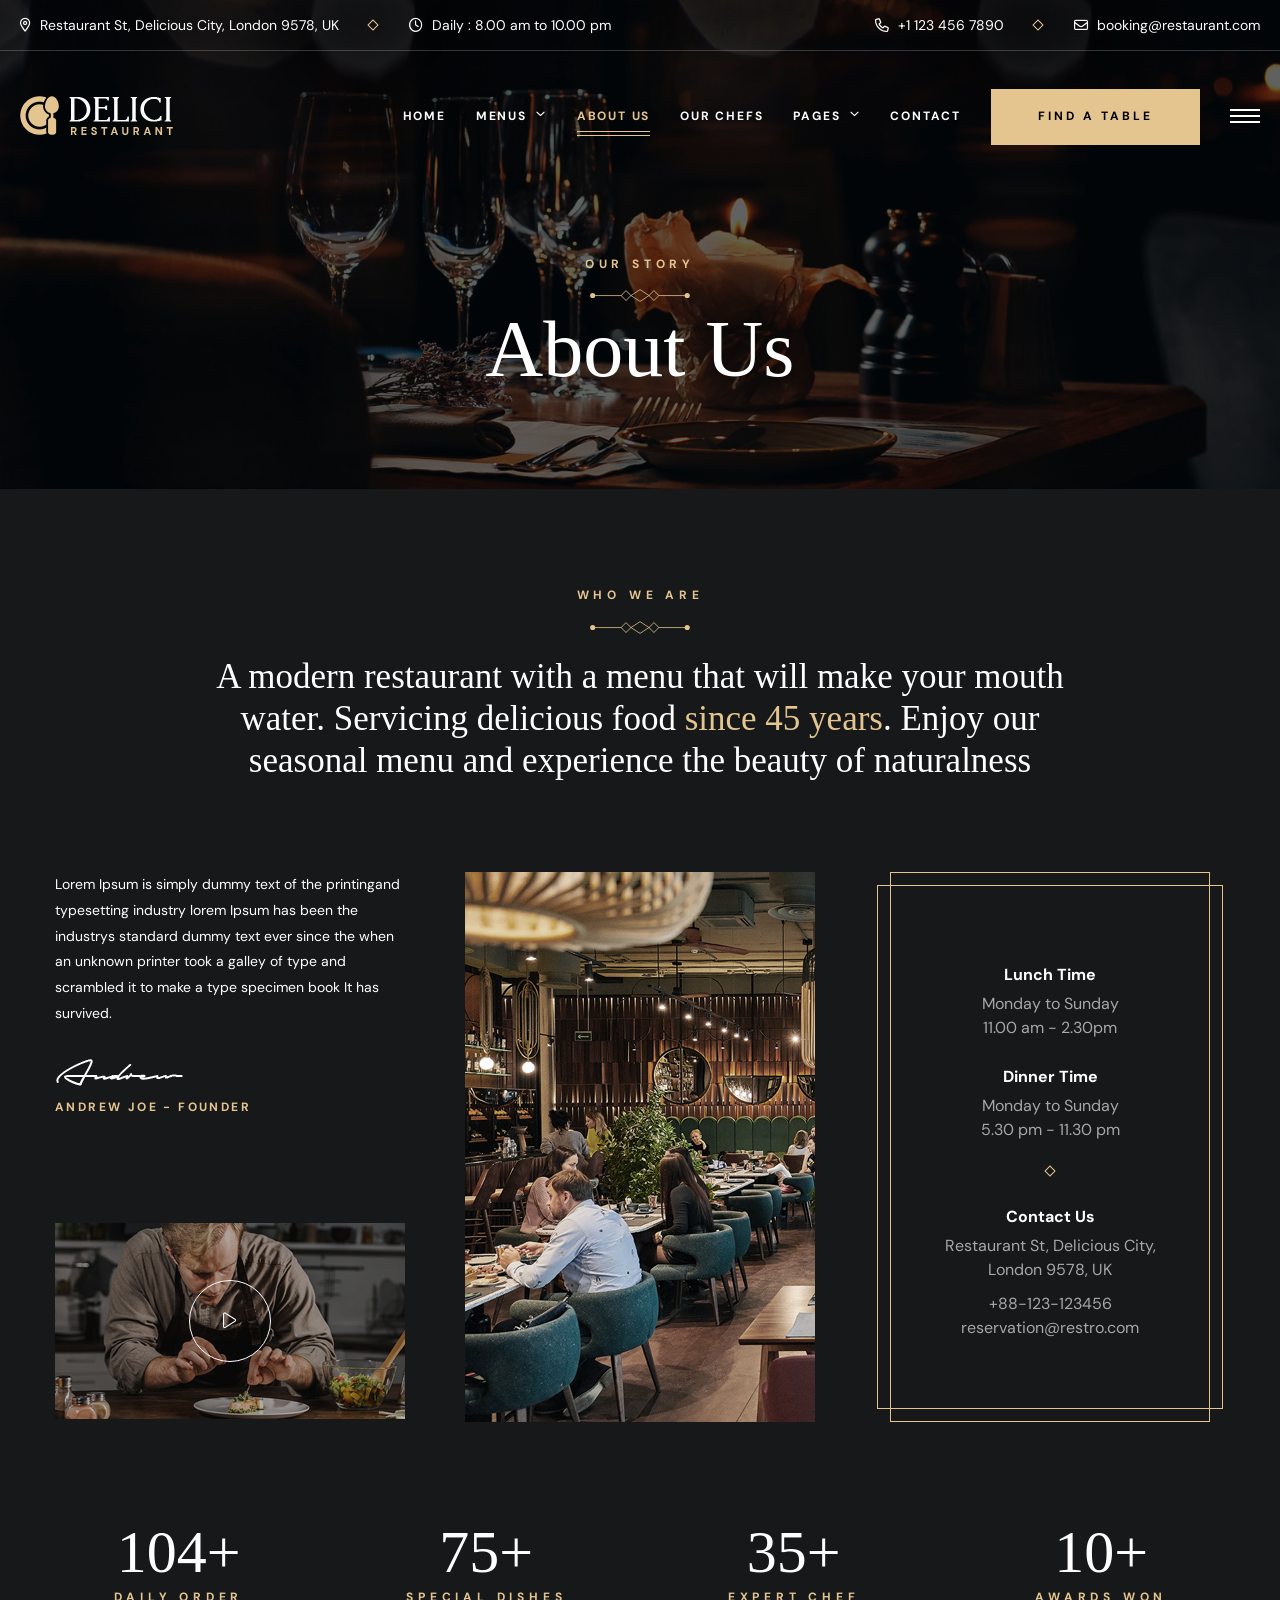
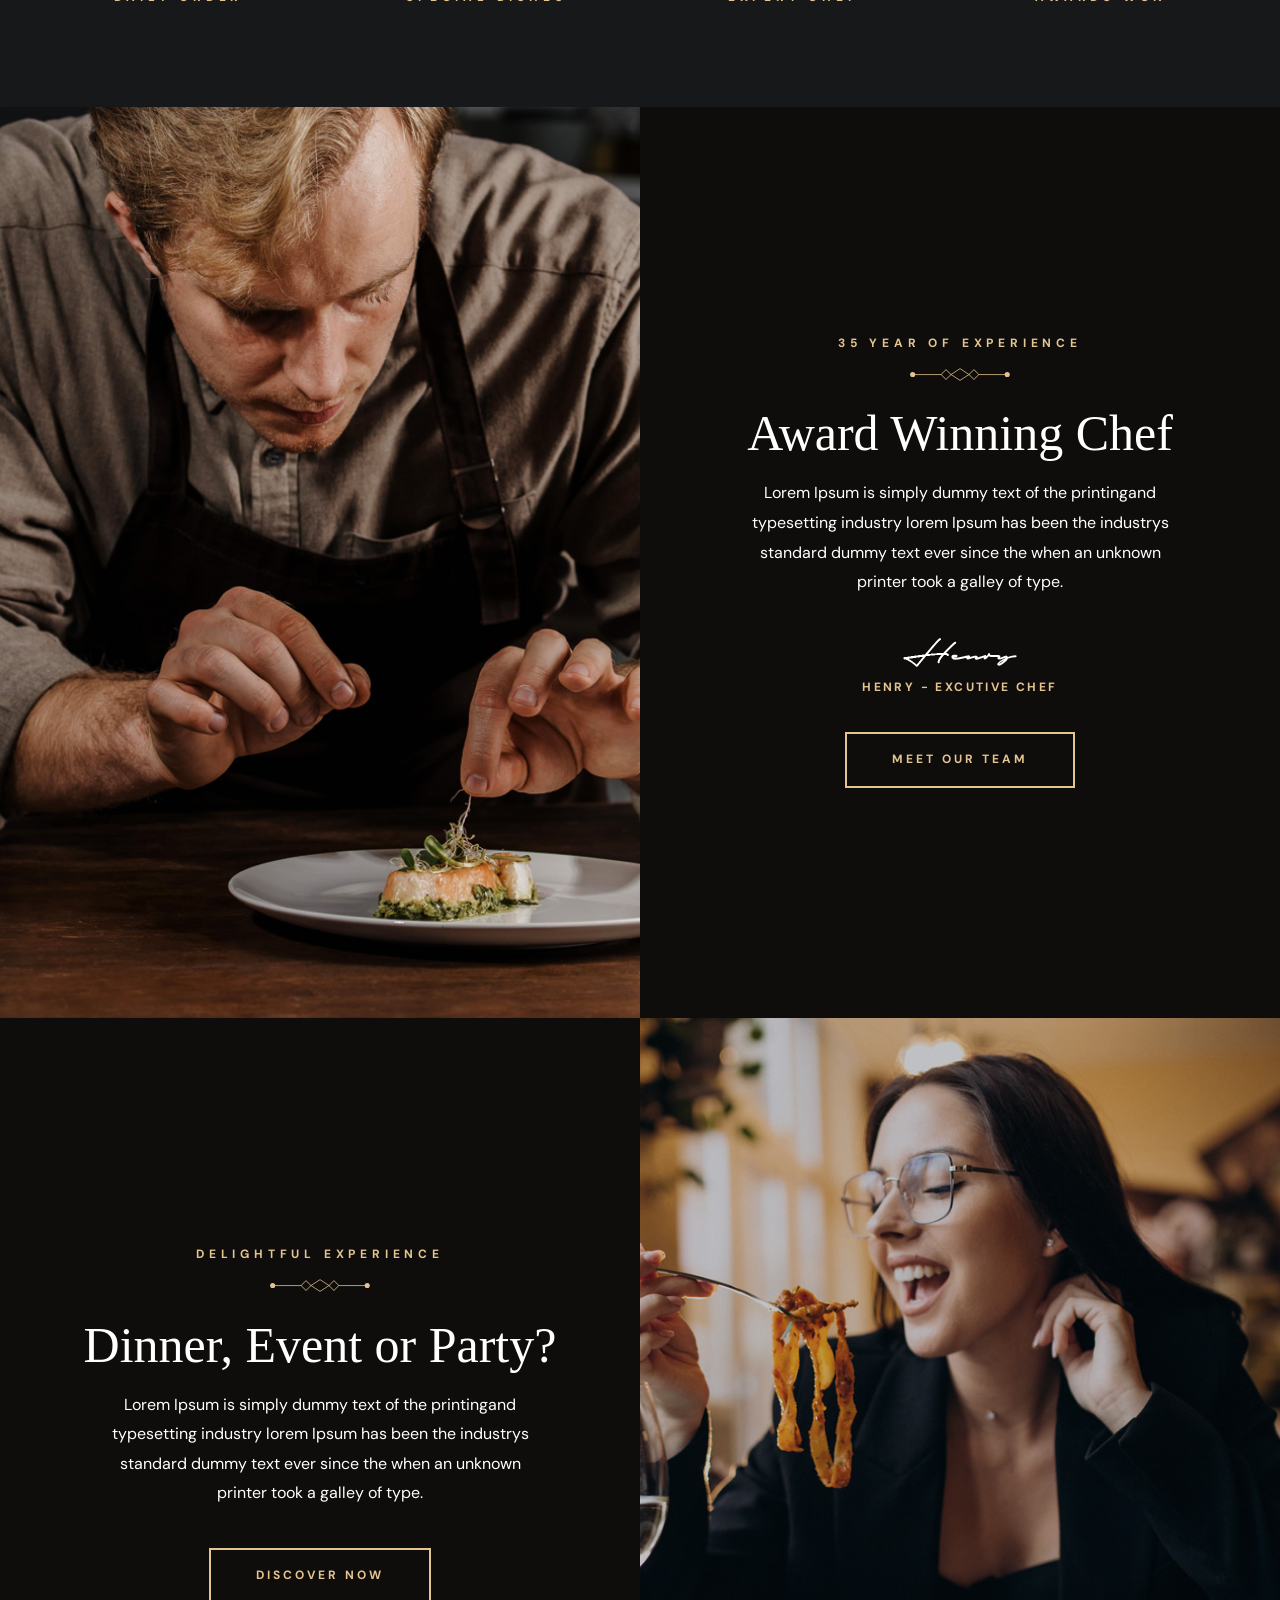
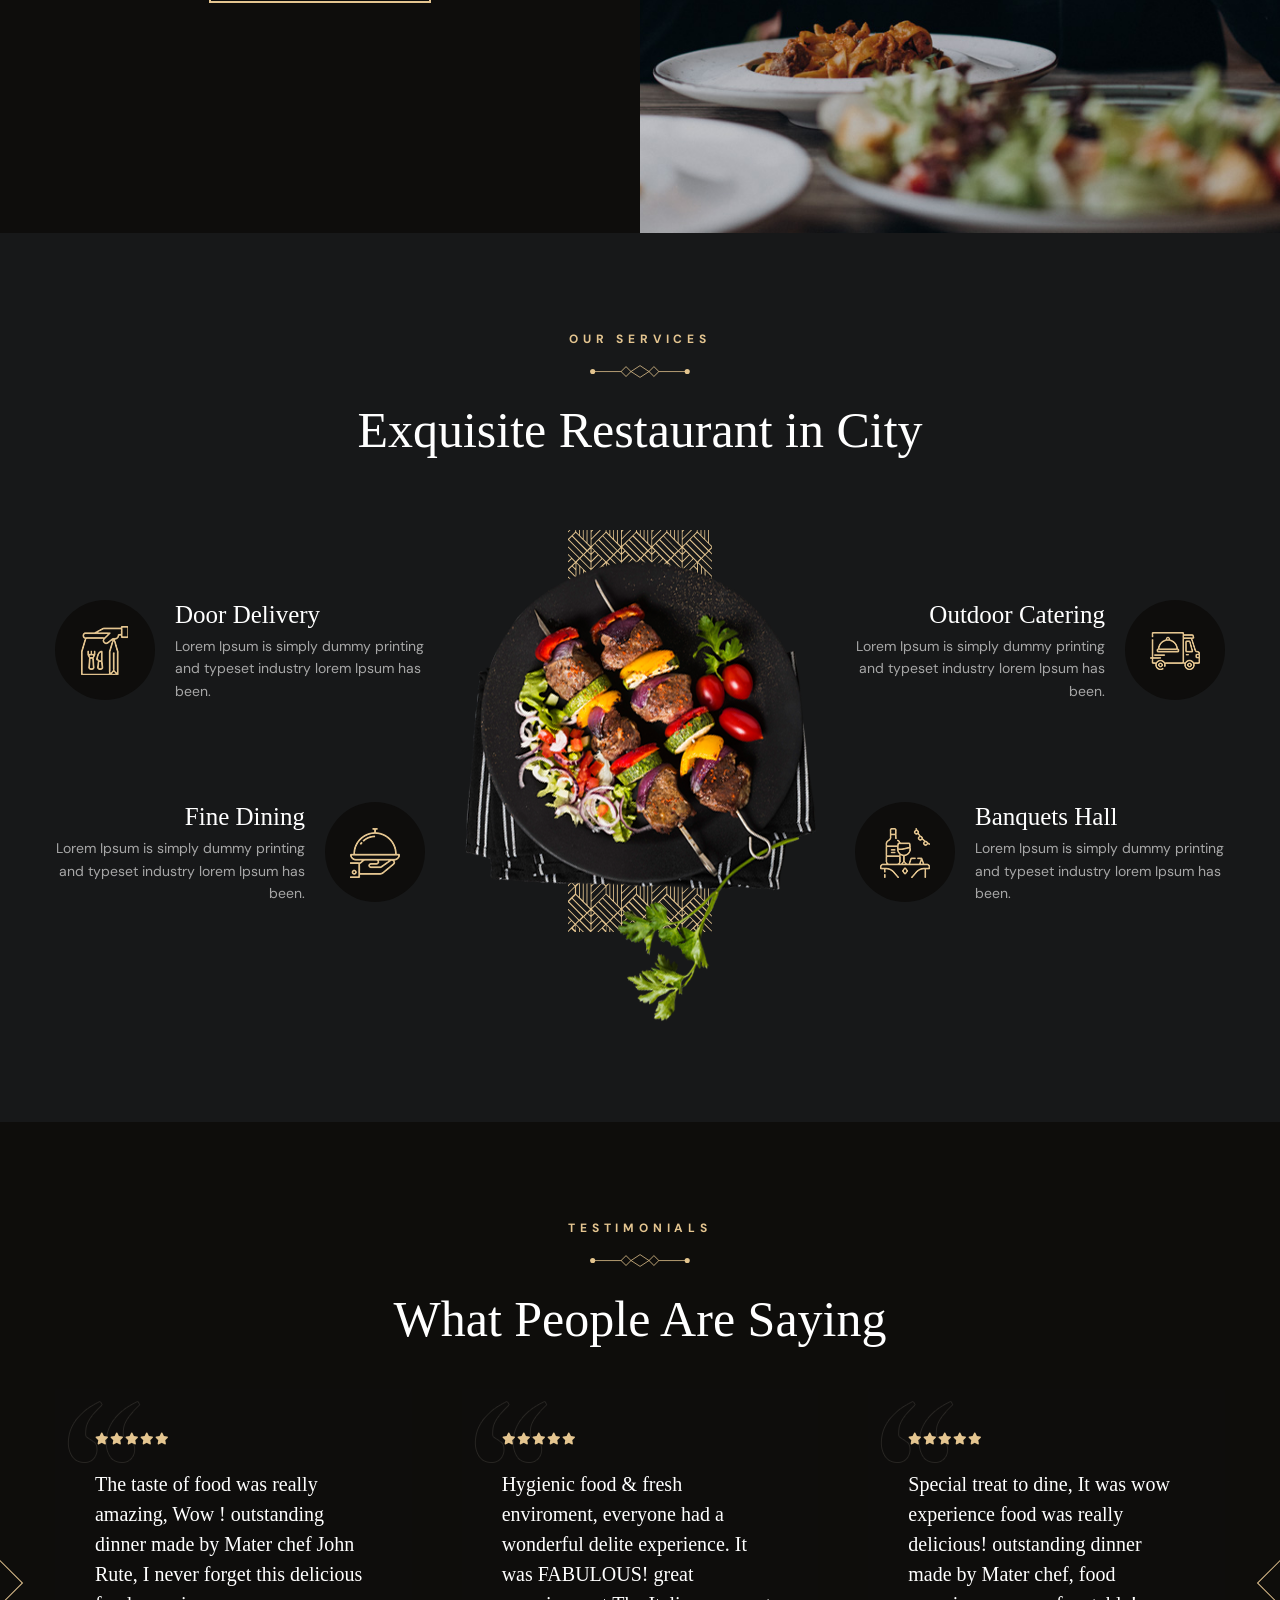
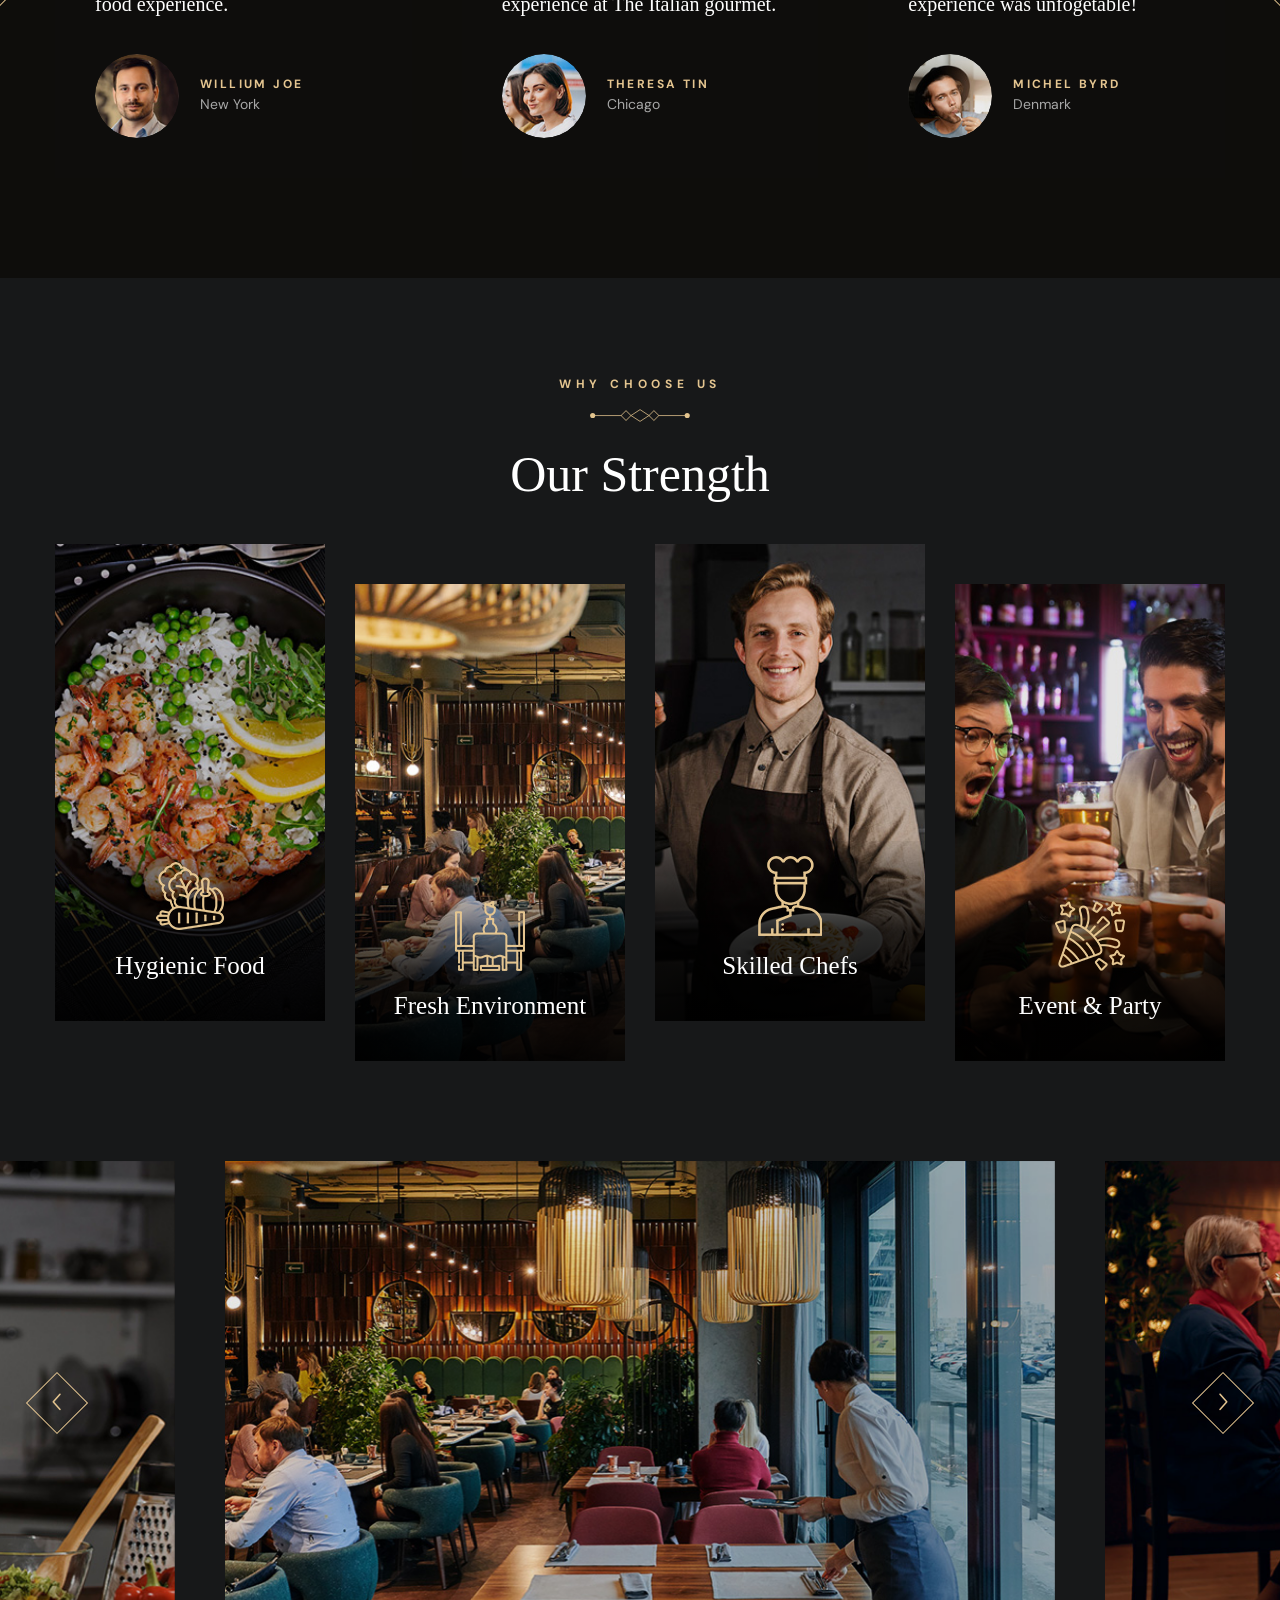
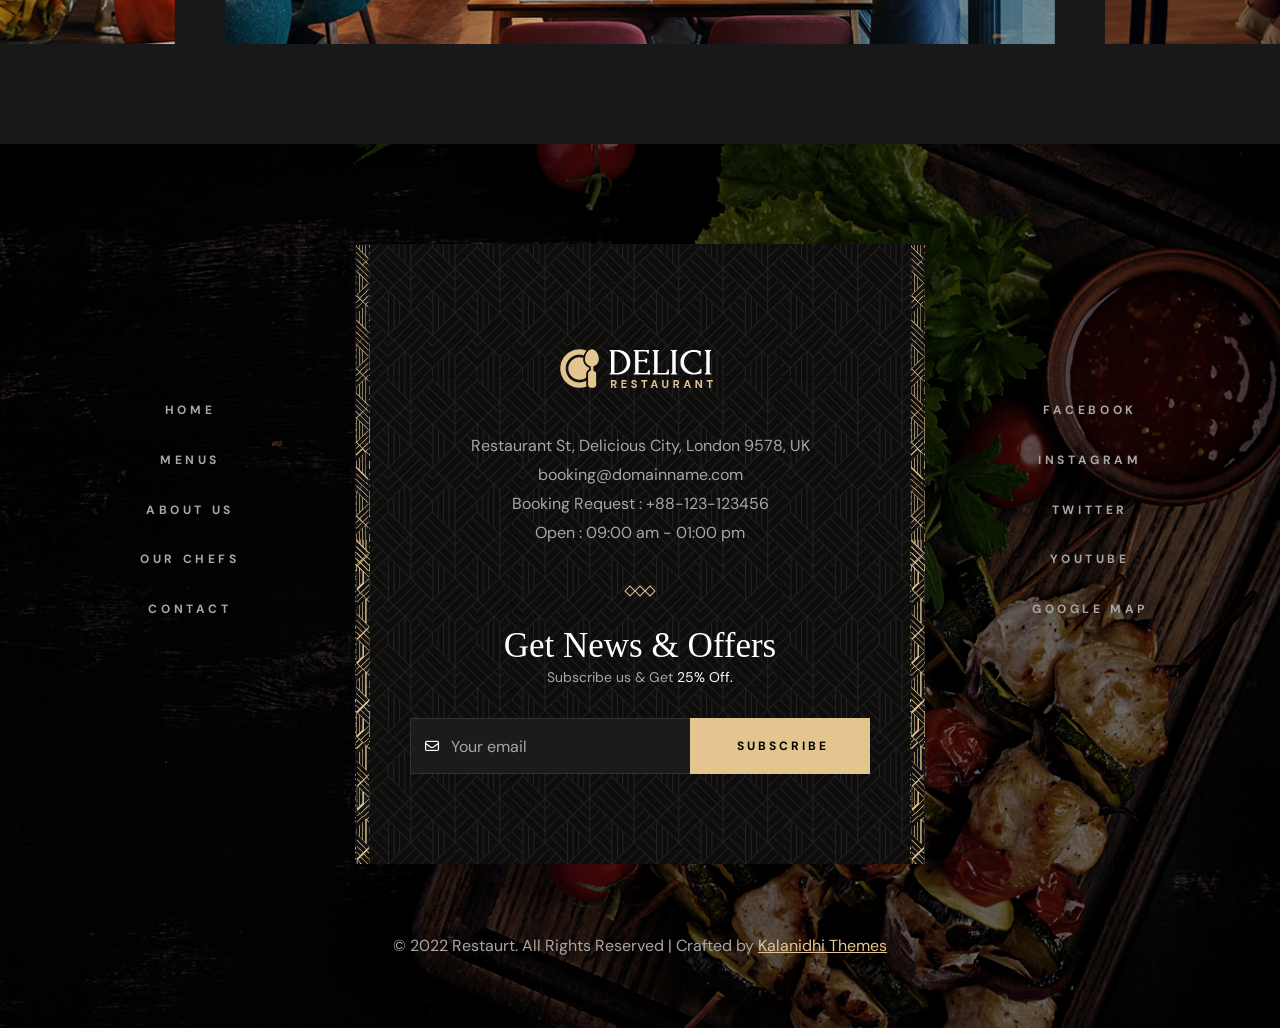
<file: front_template/about.html>
<!DOCTYPE html>
<html lang="en">

<!-- Mirrored from kalanidhithemes.com/live-preview/landing-page/delici/all-demo/Delici-Defoult/about.html by HTTrack Website Copier/3.x [XR&CO'2014], Wed, 20 May 2026 06:54:04 GMT -->
<head>
<meta charset="utf-8">
<title>Delici - Restaurants HTML Template - About Us</title>
<!-- Stylesheets -->
<link href="css/bootstrap.css" rel="stylesheet">
<link href="css/style.css" rel="stylesheet">
<link rel="shortcut icon" href="images/favicon.png" type="image/x-icon">
<link rel="icon" href="images/favicon.png" type="image/x-icon">
<!-- Responsive -->
<meta http-equiv="X-UA-Compatible" content="IE=edge">
<meta name="viewport" content="width=device-width, initial-scale=1.0, maximum-scale=1.0, user-scalable=0">
<link href="css/responsive.css" rel="stylesheet">
<!--[if lt IE 9]><script src="https://cdnjs.cloudflare.com/ajax/libs/html5shiv/3.7.3/html5shiv.js"></script><![endif]--> 

</head>

<body>
  <div class="page-wrapper"> 
  
    <!-- Preloader -->
    <div class="loader-wrap">
        <div class="preloader">
            <div class="preloader-close">x</div>
            <div id="handle-preloader" class="handle-preloader">
                <div class="animation-preloader">
                    <div class="spinner"></div>
                    <div class="txt-loading">
                        <span data-text-preloader="D" class="letters-loading">
                            D
                        </span>
                        <span data-text-preloader="E" class="letters-loading">
                            E
                        </span>
                        <span data-text-preloader="L" class="letters-loading">
                            L
                        </span>
                        <span data-text-preloader="I" class="letters-loading">
                            I
                        </span>
                        <span data-text-preloader="C" class="letters-loading">
                            C
                        </span>
                        <span data-text-preloader="I" class="letters-loading">
                            I
                        </span>
                    </div>
                </div>  
            </div>
        </div>
    </div>
    <!-- Preloader End -->

    <!-- Main Header-->
    <header class="main-header">
        <div class="header-top">
            <div class="auto-container">
                <div class="inner clearfix">
                    <div class="top-left clearfix">
                        <ul class="top-info clearfix">
                            <li><i class="icon far fa-map-marker-alt"></i> Restaurant St, Delicious City, London 9578, UK</li>
                            <li><i class="icon far fa-clock"></i> Daily : 8.00 am to 10.00 pm</li>
                        </ul>
                    </div>
                    <div class="top-right clearfix">
                        <ul class="top-info clearfix">
                            <li><a href="tel:+11234567890"><i class="icon far fa-phone"></i> +1 123 456 7890</a></li>
                            <li><a href="mailto:booking@restaurant.com"><i class="icon far fa-envelope"></i> booking@restaurant.com</a></li>
                        </ul>
                    </div>
                </div>
            </div>
        </div>
        <!-- Header Upper -->
        <div class="header-upper">        
            <div class="auto-container">
                <!-- Main Box -->
                <div class="main-box clearfix">
                    <!--Logo-->
                    <div class="logo-box">
                         <div class="logo"><a href="index.html" title="Delici - Restaurants HTML Template"><img src="images/logo.png" alt="" title="Delici - Restaurants HTML Template"></a></div>
                    </div>

                    <div class="nav-box clearfix">
                        <!--Nav Outer-->
                        <div class="nav-outer clearfix">         
                            <nav class="main-menu">
                                <ul class="navigation clearfix">
                                    <li class=""><a href="index.html">Home</a>
                                    </li>
                                    <li class="dropdown has-mega-menu"><a href="menu-list.html">Menus</a>
                                        <ul>
                                            <li>
                                                <div class="mega-menu">
                                                    <div class="menu-inner">
                                                        <div class="auto-container">
                                                            <div class="row clearfix">
                                                                <div class="menu-block col-lg-3 col-md-6 col-sm-6">
                                                                    <div class="image"><a href="menu-list-1.html"><img src="images/resource/menu-image-1.jpg" alt=""></a></div>
                                                                    <div class="title"><a href="menu-list-1.html">Menu list 1</a></div>
                                                                </div>
                                                                <div class="menu-block col-lg-3 col-md-6 col-sm-6">
                                                                    <div class="image"><a href="menu-list-2.html"><img src="images/resource/menu-image-2.jpg" alt=""></a></div>
                                                                    <div class="title"><a href="menu-list-2.html">Menu list 2</a></div>
                                                                </div>
                                                                <div class="menu-block col-lg-3 col-md-6 col-sm-6">
                                                                    <div class="image"><a href="menu-list-3.html"><img src="images/resource/menu-image-3.jpg" alt=""></a></div>
                                                                    <div class="title"><a href="menu-list-3.html">Menu list 3</a></div>
                                                                </div>
                                                                <div class="menu-block col-lg-3 col-md-6 col-sm-6">
                                                                    <div class="image"><a href="menu-list-4.html"><img src="images/resource/menu-image-4.jpg" alt=""></a></div>
                                                                    <div class="title"><a href="menu-list-4.html">Menu list 4</a></div>
                                                                </div>
                                                            </div>
                                                        </div>
                                                    </div>
                                                </div>
                                            </li>
                                        </ul>
                                    </li>
                                    <li class="current"><a href="about.html">About Us</a></li>
                                    <li><a href="our-chef.html">Our chefs</a></li>
                                    <li class="dropdown"><a href="#">Pages</a>
                                        <ul>
                                            <li><a href="#">Dropdown Menu 1</a></li>
                                            <li><a href="#">Dropdown Menu 2</a></li>
                                            <li><a href="#">Dropdown Menu 3</a></li>
                                            <li class="dropdown"><a href="#">Dropdown Menu 4</a>
                                                <ul>
                                                    <li><a href="#">Dropdown Menu level 2</a></li>
                                                    <li><a href="#">Dropdown Menu level 2</a></li>
                                                    <li><a href="#">Dropdown Menu Level 3</a></li>
                                                </ul>
                                            </li>
                                            <li><a href="#">Dropdown Lorem 5</a></li>
                                        </ul>
                                    </li>
                                    <li><a href="contact-us.html">Contact</a></li>
                                </ul>
                            </nav>
                            <!-- Main Menu End-->
                        </div>
                        <!--Nav Outer End-->

                        <div class="links-box clearfix">
                            <div class="link link-btn">
                                <a href="reservation-opentable.html" class="theme-btn btn-style-one clearfix">
                                    <span class="btn-wrap">
                                        <span class="text-one">find a table</span>
                                        <span class="text-two">find a table</span>
                                    </span>
                                </a>
                            </div>
                            <div class="link info-toggler">
                                <button class="info-btn">
                                    <span class="hamburger">
                                        <span class="top-bun"></span>
                                        <span class="meat"></span>
                                        <span class="bottom-bun"></span>
                                    </span>
                                </button>
                            </div>
                        </div>

                        <!-- Hidden Nav Toggler -->
                        <div class="nav-toggler">
                            <button class="hidden-bar-opener">
                                <span class="hamburger">
                                    <span class="top-bun"></span>
                                    <span class="meat"></span>
                                    <span class="bottom-bun"></span>
                                </span>
                            </button>
                        </div>

                    </div>

                </div>
            </div>
        </div>
    </header>
    <!--End Main Header -->

    
    <!--Menu Backdrop-->
    <div class="menu-backdrop"></div>

    <!-- Hidden Navigation Bar -->
    <section class="hidden-bar">
        <!-- Hidden Bar Wrapper -->
        <div class="inner-box">
            <div class="cross-icon hidden-bar-closer"><span class="far fa-close"></span></div>
            <div class="logo-box"><a href="index.html" title="Delici - Restaurants HTML Template"><img src="images/resource/sidebar-logo.png" alt="" title="Delici - Restaurants HTML Template"></a></div>
            
            <!-- .Side-menu -->
            <div class="side-menu">
                 <ul class="navigation clearfix">
                    <li class=""><a href="index.html">Home</a>
                    </li>
                    <li class="dropdown"><a href="menu-list.html">Menus</a>
                        <ul>
                            <li><a href="menu-list-1.html">Menu List 1</a></li>
                            <li><a href="menu-list-2.html">Menu List 2</a></li>
                            <li><a href="menu-list-3.html">Menu List 3</a></li>
                            <li><a href="menu-list-4.html">Menu List 4</a></li>
                        </ul>
                    </li>
                    <li class="current"><a href="about.html">About Us</a></li>
                    <li><a href="our-chef.html">Our chefs</a></li>
                    <li class="dropdown"><a href="#">Pages</a>
                        <ul>
                            <li><a href="#">Dropdown Menu 1</a></li>
                            <li><a href="#">Dropdown Menu 2</a></li>
                            <li><a href="#">Dropdown Menu 3</a></li>
                            <li class="dropdown"><a href="#">Dropdown Menu 4</a>
                                <ul>
                                    <li><a href="#">Dropdown Menu level 2</a></li>
                                    <li><a href="#">Dropdown Menu level 2</a></li>
                                    <li><a href="#">Dropdown Menu Level 3</a></li>
                                </ul>
                            </li>
                            <li><a href="#">Dropdown Lorem 5</a></li>
                        </ul>
                    </li>
                    <li><a href="contact-us.html">Contact</a></li>
                </ul>
            </div><!-- /.Side-menu -->
            
            <h2>Visit Us</h2>
            <ul class="info">
                <li>Restaurant St, Delicious City, <br>London 9578, UK</li>
                <li>Open: 9.30 am - 2.30pm</li>
                <li><a href="mailto:booking@domainame.com">booking@domainame.com</a></li>
            </ul>
            <div class="separator"><span></span></div>
            <div class="booking-info">
                <div class="bk-title">Booking request</div>
                <div class="bk-no"><a href="tel:+88-123-123456">+88-123-123456</a></div>
            </div>
        
        </div><!-- / Hidden Bar Wrapper -->
    </section>
    <!-- / Hidden Bar -->

    <!--Info Back Drop-->
    <div class="info-back-drop"></div>
    
    <!-- Hidden Bar -->
    <section class="info-bar">
        <div class="inner-box">
            <div class="cross-icon"><span class="far fa-close"></span></div>
            <div class="logo-box"><a href="index.html" title="Delici - Restaurants HTML Template"><img src="images/resource/sidebar-logo.png" alt="" title="Delici - Restaurants HTML Template"></a></div>
            <div class="image-box"><img src="images/resource/sidebar-image.jpg" alt="" title=""></div>

            <h2>Visit Us</h2>
            <ul class="info">
                <li>Restaurant St, Delicious City, <br>London 9578, UK</li>
                <li>Open: 9.30 am - 2.30pm</li>
                <li><a href="mailto:booking@domainame.com">booking@domainame.com</a></li>
            </ul>
            <div class="separator"><span></span></div>
            <div class="booking-info">
                <div class="bk-title">Booking request</div>
                <div class="bk-no"><a href="tel:+88-123-123456">+88-123-123456</a></div>
            </div>
        </div>
    </section>
    <!--End Hidden Bar -->

    <!-- Inner Banner Section -->
    <section class="inner-banner">
        <div class="image-layer" style="background-image: url(images/background/banner-image-1.jpg);"></div>
        <div class="auto-container">
            <div class="inner">
                <div class="subtitle"><span>our story</span></div>
                <div class="pattern-image"><img src="images/icons/separator.svg" alt="" title=""></div>
                <h1><span>About Us</span></h1>
            </div>
        </div>
    </section>
    <!--End Banner Section -->

    <!--About Section-->
    <section class="about-section">
        <div class="left-bg"><img src="images/background/bg-10.png" alt="" title=""></div>
        <div class="right-bg"><img src="images/background/bg-11.png" alt="" title=""></div>
        <div class="auto-container">
            <div class="title-box centered">
                <div class="subtitle"><span>who we are</span></div>
                <div class="pattern-image"><img src="images/icons/separator.svg" alt="" title=""></div>
                <h3>A modern restaurant with a menu that will make your mouth water. Servicing delicious food <span class="theme_color">since 45 years</span>. Enjoy our seasonal menu and experience the beauty of naturalness</h3>
            </div>
            <div class="row clearfix">
                <!--Block-->
                <div class="about-block content-block col-xl-4 col-lg-4 col-md-6 col-sm-12">
                    <div class="inner-box wow fadeInUp" data-wow-duration="1500ms" data-wow-delay="0ms">
                        <div class="text">Lorem Ipsum is simply dummy text of the printingand typesetting industry lorem Ipsum has been the industrys standard dummy text ever since the when an unknown printer took a galley of type and scrambled it to make a type specimen book It has survived.</div>
                        <div class="signature"><img src="images/resource/signature-1.png" alt="" title=""></div>
                        <div class="author">andrew joe - founder</div>
                        <div class="video-box">
                            <div class="image"><a href="https://www.youtube.com/watch?v=ZETY_l3GVQg" class="lightbox-image"><img src="images/resource/about-image-1.jpg" alt=""></a>
                            <a href="https://www.youtube.com/watch?v=ZETY_l3GVQg" class="lightbox-image play-btn"><span class="icon fal fa-play"><i class="ripple"></i></span></a></div>
                        </div>
                    </div>
                </div>

                <!--Block-->
                <div class="about-block image-block col-xl-4 col-lg-4 col-md-6 col-sm-12">
                    <div class="inner-box wow fadeInUp" data-wow-duration="1500ms" data-wow-delay="300ms">
                        <div class="image"><img src="images/resource/about-image-2.jpg" alt=""></div>
                    </div>
                </div>

                <!--Block-->
                <div class="about-block info-block col-xl-4 col-lg-4 col-md-12 col-sm-12">
                    <div class="inner-box wow fadeInUp" data-wow-duration="1500ms" data-wow-delay="600ms">
                        <ul class="info">
                            <li><strong>Lunch Time</strong>Monday to Sunday <br>11.00 am - 2.30pm</li>
                            <li><strong>Dinner Time</strong>Monday to Sunday <br>5.30 pm - 11.30 pm</li>
                            <li class="separator"><span></span></li>
                            <li><strong>Contact Us</strong><span class="address">Restaurant St, Delicious City, London 9578, UK</span> <a href="tel:+88-123-123456">+88-123-123456</a> <br><a href="mailto:reservation@restro.com">reservation@restro.com</a></li>
                        </ul>
                    </div>
                </div>

            </div>
            <div class="fact-counter">
                <div class="row clearfix">
                    <div class="fact-block col-lg-3 col-md-6 col-sm-12">
                        <div class="inner clearfix">
                            <div class="fact-count"><div class="count-box"><span class="count-text" data-stop="150" data-speed="2000">0</span><i>+</i></div></div>
                            <div class="fact-title">daily order</div>
                        </div>
                    </div>
                    <div class="fact-block col-lg-3 col-md-6 col-sm-12">
                        <div class="inner clearfix">
                            <div class="fact-count"><div class="count-box"><span class="count-text" data-stop="82" data-speed="1500">0</span><i>+</i></div></div>
                            <div class="fact-title">Special Dishes</div>
                        </div>
                    </div>
                    <div class="fact-block col-lg-3 col-md-6 col-sm-12">
                        <div class="inner clearfix">
                            <div class="fact-count"><div class="count-box"><span class="count-text" data-stop="35" data-speed="1000">0</span><i>+</i></div></div>
                            <div class="fact-title">expert chef</div>
                        </div>
                    </div>
                    <div class="fact-block col-lg-3 col-md-6 col-sm-12">
                        <div class="inner clearfix">
                            <div class="fact-count"><div class="count-box"><span class="count-text" data-stop="10" data-speed="1000">0</span><i>+</i></div></div>
                            <div class="fact-title">awards won</div>
                        </div>
                    </div>
                </div>
            </div>
        </div>
    </section>

    <!--Fluid Section-->
    <section class="fluid-section">
        <div class="outer-container">
            <div class="row clearfix">
                <!--Col-->
                <div class="image-col col-xl-6 col-lg-6 col-md-12 col-sm-12">
                    <div class="inner wow fadeInLeft" data-wow-duration="1500ms" data-wow-delay="0ms">
                        <div class="image-layer" style="background-image: url(images/background/image-5.jpg);"></div>
                        <div class="image"><img src="images/background/image-5.jpg" alt=""></div>
                    </div>
                </div>
                <!--Col-->
                <div class="content-col col-xl-6 col-lg-6 col-md-12 col-sm-12">
                    <div class="right-bg"><img src="images/background/bg-12.png" alt="" title=""></div>
                    <div class="inner clearfix wow fadeInRight" data-wow-duration="1500ms" data-wow-delay="0ms">
                        <div class="content-box">
                            <div class="title-box centered">
                                <div class="subtitle"><span>35 year of experience</span></div>
                                <div class="pattern-image"><img src="images/icons/separator.svg" alt="" title=""></div>
                                <h2>Award Winning Chef</h2>
                                <div class="text">Lorem Ipsum is simply dummy text of the printingand typesetting industry lorem Ipsum has been the industrys standard dummy text ever since the when an unknown printer took a galley of type.</div>
                            </div>
                            <div class="info">
                                <div class="signature"><img src="images/resource/signature-2.png" alt="" title=""></div>
                                <div class="author">Henry - EXCUTIVE CHEF</div>
                            </div>
                            <div class="link-box">
                                <a href="our-chef.html" class="theme-btn btn-style-two clearfix">
                                    <span class="btn-wrap">
                                        <span class="text-one">meet our team</span>
                                        <span class="text-two">meet our team</span>
                                    </span>
                                </a>
                            </div>
                        </div>
                    </div>
                </div>

            </div>
        </div>
    </section>

    <!--Fluid Section-->
    <section class="fluid-section alternate">
        <div class="outer-container">
            <div class="row clearfix">
                <!--Col-->
                <div class="image-col col-xl-6 col-lg-6 col-md-12 col-sm-12">
                    <div class="inner wow fadeInLeft" data-wow-duration="1500ms" data-wow-delay="0ms">
                        <div class="image-layer" style="background-image: url(images/background/image-6.jpg);"></div>
                        <div class="image"><img src="images/background/image-6.jpg" alt=""></div>
                    </div>
                </div>
                <!--Col-->
                <div class="content-col col-xl-6 col-lg-6 col-md-12 col-sm-12">
                    <div class="left-bg"><img src="images/background/bg-13.png" alt="" title=""></div>
                    <div class="inner clearfix wow fadeInRight" data-wow-duration="1500ms" data-wow-delay="0ms">
                        <div class="content-box">
                            <div class="title-box centered">
                                <div class="subtitle"><span>Delightful Experience</span></div>
                                <div class="pattern-image"><img src="images/icons/separator.svg" alt="" title=""></div>
                                <h2>Dinner, Event or Party?</h2>
                                <div class="text">Lorem Ipsum is simply dummy text of the printingand typesetting industry lorem Ipsum has been the industrys standard dummy text ever since the when an unknown printer took a galley of type.</div>
                            </div>
                            <div class="link-box">
                                <a href="menu-list-1.html" class="theme-btn btn-style-two clearfix">
                                    <span class="btn-wrap">
                                        <span class="text-one">Discover Now</span>
                                        <span class="text-two">Discover Now</span>
                                    </span>
                                </a>
                            </div>
                        </div>
                    </div>
                </div>

            </div>
        </div>
    </section>

    <!--Services Section-->
    <section class="services-section">
        <div class="left-bg"><img src="images/background/bg-14.png" alt="" title=""></div>
        <div class="right-bg"><img src="images/background/bg-15.png" alt="" title=""></div>
        <div class="auto-container">
            <div class="title-box centered">
                <div class="subtitle"><span>our services</span></div>
                <div class="pattern-image"><img src="images/icons/separator.svg" alt="" title=""></div>
                <h2>Exquisite Restaurant in City</h2>
            </div>
            <div class="row clearfix">
                <div class="s-col col-lg-4 col-md-6 col-sm-12">
                    <div class="inner wow fadeInLeft" data-wow-duration="1500ms" data-wow-delay="0ms">
                        <div class="s-block">
                            <div class="inner">
                                <div class="icon-box"><img src="images/resource/s-icon-1.png" alt="" title=""></div>
                                <h4>Door Delivery</h4>
                                <div class="text">Lorem Ipsum is simply dummy printing and typeset industry lorem Ipsum has been.</div>
                            </div>
                        </div>
                        <div class="s-block alternate">
                            <div class="inner">
                                <div class="icon-box"><img src="images/resource/s-icon-2.png" alt="" title=""></div>
                                <h4>Fine Dining</h4>
                                <div class="text">Lorem Ipsum is simply dummy printing and typeset industry lorem Ipsum has been.</div>
                            </div>
                        </div>
                    </div>
                </div>
                <div class="s-col last col-lg-4 col-md-6 col-sm-12">
                    <div class="inner wow fadeInRight" data-wow-duration="1500ms" data-wow-delay="0ms">
                        <div class="s-block alternate">
                            <div class="inner">
                                <div class="icon-box"><img src="images/resource/s-icon-3.png" alt="" title=""></div>
                                <h4>Outdoor Catering</h4>
                                <div class="text">Lorem Ipsum is simply dummy printing and typeset industry lorem Ipsum has been.</div>
                            </div>
                        </div>
                        <div class="s-block">
                            <div class="inner">
                                <div class="icon-box"><img src="images/resource/s-icon-4.png" alt="" title=""></div>
                                <h4>Banquets Hall</h4>
                                <div class="text">Lorem Ipsum is simply dummy printing and typeset industry lorem Ipsum has been.</div>
                            </div>
                        </div>
                    </div>
                </div>
                <div class="image-col col-lg-4 col-md-12 col-sm-12">
                    <div class="inner wow fadeInUp" data-wow-duration="1500ms" data-wow-delay="0ms">
                        <div class="image-box"><img src="images/resource/service-image.png" alt="" title=""></div>
                    </div>
                </div>
            </div>
        </div>
    </section>

    <!--Testimonials Section-->
    <section class="testimonials-two">
        <div class="image-layer" style="background-image: url(images/background/image-7.jpg);"></div>
        <div class="auto-container">
            
            <div class="title-box centered">
                <div class="subtitle"><span>testimonials</span></div>
                <div class="pattern-image"><img src="images/icons/separator.svg" alt="" title=""></div>
                <h2>What People Are Saying</h2>
            </div>
            <div class="carousel-box">
                <div class="testimonial-slider owl-theme owl-carousel">
                    <!--Slide Item-->
                    <div class="testi-block">
                        <div class="inner-box">
                            <div class="quote-icon"><img src="images/icons/quotes-1.png" alt="" title=""></div>
                            <div class="rating"><span class="fa fa-star"></span><span class="fa fa-star"></span><span class="fa fa-star"></span><span class="fa fa-star"></span><span class="fa fa-star"></span></div>
                            <div class="text">The taste of food was really amazing, Wow ! outstanding dinner made by Mater chef John Rute, I never forget this delicious food experience.</div>
                            <div class="auth-info">
                                <div class="image"><img src="images/resource/author-thumb-4.jpg" alt=""></div>
                                <div class="auth-title">willium joe</div>
                                <div class="location">New York</div>
                            </div>
                        </div>
                    </div>

                    <!--Slide Item-->
                    <div class="testi-block">
                        <div class="inner-box">
                            <div class="quote-icon"><img src="images/icons/quotes-1.png" alt="" title=""></div>
                            <div class="rating"><span class="fa fa-star"></span><span class="fa fa-star"></span><span class="fa fa-star"></span><span class="fa fa-star"></span><span class="fa fa-star"></span></div>
                            <div class="text">Hygienic food & fresh enviroment, everyone had a wonderful delite experience. It was FABULOUS! great experience at The Italian gourmet.</div>
                            <div class="auth-info">
                                <div class="image"><img src="images/resource/author-thumb-5.jpg" alt=""></div>
                                <div class="auth-title">Theresa Tin</div>
                                <div class="location">Chicago</div>
                            </div>
                        </div>
                    </div>

                    <!--Slide Item-->
                    <div class="testi-block">
                        <div class="inner-box">
                            <div class="quote-icon"><img src="images/icons/quotes-1.png" alt="" title=""></div>
                            <div class="rating"><span class="fa fa-star"></span><span class="fa fa-star"></span><span class="fa fa-star"></span><span class="fa fa-star"></span><span class="fa fa-star"></span></div>
                            <div class="text">Special treat to dine, It was wow experience food was really delicious! outstanding dinner made by Mater chef, food experience was unfogetable!</div>
                            <div class="auth-info">
                                <div class="image"><img src="images/resource/author-thumb-6.jpg" alt=""></div>
                                <div class="auth-title">Michel Byrd</div>
                                <div class="location">Denmark</div>
                            </div>
                        </div>
                    </div>

                    <!--Slide Item-->
                    <div class="testi-block">
                        <div class="inner-box">
                            <div class="quote-icon"><img src="images/icons/quotes-1.png" alt="" title=""></div>
                            <div class="rating"><span class="fa fa-star"></span><span class="fa fa-star"></span><span class="fa fa-star"></span><span class="fa fa-star"></span><span class="fa fa-star"></span></div>
                            <div class="text">The taste of food was really amazing, Wow ! outstanding dinner made by Mater chef John Rute, I never forget this delicious food experience.</div>
                            <div class="auth-info">
                                <div class="image"><img src="images/resource/author-thumb-4.jpg" alt=""></div>
                                <div class="auth-title">willium joe</div>
                                <div class="location">New York</div>
                            </div>
                        </div>
                    </div>

                    <!--Slide Item-->
                    <div class="testi-block">
                        <div class="inner-box">
                            <div class="quote-icon"><img src="images/icons/quotes-1.png" alt="" title=""></div>
                            <div class="rating"><span class="fa fa-star"></span><span class="fa fa-star"></span><span class="fa fa-star"></span><span class="fa fa-star"></span><span class="fa fa-star"></span></div>
                            <div class="text">Hygienic food & fresh enviroment, everyone had a wonderful delite experience. It was FABULOUS! great experience at The Italian gourmet.</div>
                            <div class="auth-info">
                                <div class="image"><img src="images/resource/author-thumb-5.jpg" alt=""></div>
                                <div class="auth-title">Theresa Tin</div>
                                <div class="location">Chicago</div>
                            </div>
                        </div>
                    </div>

                    <!--Slide Item-->
                    <div class="testi-block">
                        <div class="inner-box">
                            <div class="quote-icon"><img src="images/icons/quotes-1.png" alt="" title=""></div>
                            <div class="rating"><span class="fa fa-star"></span><span class="fa fa-star"></span><span class="fa fa-star"></span><span class="fa fa-star"></span><span class="fa fa-star"></span></div>
                            <div class="text">Special treat to dine, It was wow experience food was really delicious! outstanding dinner made by Mater chef, food experience was unfogetable!</div>
                            <div class="auth-info">
                                <div class="image"><img src="images/resource/author-thumb-6.jpg" alt=""></div>
                                <div class="auth-title">Michel Byrd</div>
                                <div class="location">Denmark</div>
                            </div>
                        </div>
                    </div>

                </div>
            </div>
        </div>
    </section>

    <!--Why Us Section-->
    <section class="why-us-two">
        <div class="auto-container">
            <div class="title-box centered">
                <div class="subtitle"><span>why choose us</span></div>
                <div class="pattern-image"><img src="images/icons/separator.svg" alt="" title=""></div>
                <h2>Our Strength</h2>
            </div>
            <div class="row clearfix">
                <!--Block-->
                <div class="why-block-two col-xl-3 col-lg-3 col-md-6 col-sm-12">
                    <div class="inner-box wow fadeInUp" data-wow-duration="1500ms" data-wow-delay="0ms">
                        <div class="image-box"><img src="images/resource/featured-4.jpg" alt=""></div>
                        <div class="over-box">
                            <div class="icon-box"><img src="images/resource/why-icon-1.png" alt=""></div>
                            <h4>Hygienic Food</h4>
                        </div>
                    </div>
                </div>

                <!--Block-->
                <div class="why-block-two m-top col-xl-3 col-lg-3 col-md-6 col-sm-12">
                    <div class="inner-box wow fadeInUp" data-wow-duration="1500ms" data-wow-delay="300ms">
                        <div class="image-box"><img src="images/resource/featured-5.jpg" alt=""></div>
                        <div class="over-box">
                            <div class="icon-box"><img src="images/resource/why-icon-2.png" alt=""></div>
                            <h4>Fresh Environment</h4>
                        </div>
                    </div>
                </div>

                <!--Block-->
                <div class="why-block-two col-xl-3 col-lg-3 col-md-6 col-sm-12">
                    <div class="inner-box wow fadeInUp" data-wow-duration="1500ms" data-wow-delay="600ms">
                        <div class="image-box"><img src="images/resource/featured-6.jpg" alt=""></div>
                        <div class="over-box">
                            <div class="icon-box"><img src="images/resource/why-icon-3.png" alt=""></div>
                            <h4>Skilled Chefs</h4>
                        </div>
                    </div>
                </div>

                <!--Block-->
                <div class="why-block-two m-top col-xl-3 col-lg-3 col-md-6 col-sm-12">
                    <div class="inner-box wow fadeInUp" data-wow-duration="1500ms" data-wow-delay="900ms">
                        <div class="image-box"><img src="images/resource/featured-7.jpg" alt=""></div>
                        <div class="over-box">
                            <div class="icon-box"><img src="images/resource/why-icon-4.png" alt=""></div>
                            <h4>Event & Party</h4>
                        </div>
                    </div>
                </div>

            </div>
        </div>
    </section>

    <!--Gallery Section-->
    <section class="image-gallery">
        <div class="carousel-box">
            <div class="auto-container">
                <div class="image-gallery-slider owl-theme owl-carousel">
                    <!--Slide Item-->
                    <div class="gallery-block">
                        <div class="image"><a href="images/resource/gallery-1.jpg" class="lightbox-image" data-fancybox="gallery"><img src="images/resource/gallery-1.jpg" alt=""></a></div>
                    </div>

                    <!--Slide Item-->
                    <div class="gallery-block">
                        <div class="image"><a href="images/resource/gallery-2.jpg" class="lightbox-image" data-fancybox="gallery"><img src="images/resource/gallery-2.jpg" alt=""></a></div>
                    </div>

                    <!--Slide Item-->
                    <div class="gallery-block">
                        <div class="image"><a href="images/resource/gallery-3.jpg" class="lightbox-image" data-fancybox="gallery"><img src="images/resource/gallery-3.jpg" alt=""></a></div>
                    </div>

                    <!--Slide Item-->
                    <div class="gallery-block">
                        <div class="image"><a href="images/resource/gallery-1.jpg" class="lightbox-image" data-fancybox="gallery"><img src="images/resource/gallery-1.jpg" alt=""></a></div>
                    </div>

                    <!--Slide Item-->
                    <div class="gallery-block">
                        <div class="image"><a href="images/resource/gallery-2.jpg" class="lightbox-image" data-fancybox="gallery"><img src="images/resource/gallery-2.jpg" alt=""></a></div>
                    </div>

                    <!--Slide Item-->
                    <div class="gallery-block">
                        <div class="image"><a href="images/resource/gallery-3.jpg" class="lightbox-image" data-fancybox="gallery"><img src="images/resource/gallery-3.jpg" alt=""></a></div>
                    </div>

                </div>
            </div>
        </div>
    </section>

    <!--Main Footer-->
    <footer class="main-footer">
        <div class="image-layer" style="background-image: url(images/background/image-4.jpg);"></div>
        <div class="upper-section">
            <div class="auto-container">
                <div class="row clearfix">
                    <!--Footer Col-->
                    <div class="footer-col info-col col-lg-6 col-md-12 col-sm-12">
                        <div class="inner wow fadeInUp" data-wow-delay="0ms" data-wow-duration="1500ms">
                            <div class="content">
                                <div class="logo"><a href="index.html" title="Delici - Restaurants HTML Template"><img src="images/logo.png" alt="" title="Delici - Restaurants HTML Template"></a></div>
                                <div class="info">
                                    <ul>
                                        <li>Restaurant St, Delicious City, London 9578, UK</li>
                                        <li><a href="mailto:booking@domainname.com">booking@domainname.com</a></li>
                                        <li><a href="tel:+88-123-123456">Booking Request : +88-123-123456</a></li>
                                        <li>Open : 09:00 am - 01:00 pm</li>
                                    </ul>
                                </div>
                                <div class="separator"><span></span><span></span><span></span></div>
                                <div class="newsletter">
                                    <h3>Get News & Offers</h3>
                                    <div class="text">Subscribe us & Get <span>25% Off.</span></div>
                                    <div class="newsletter-form">
                                        <form method="post" action="https://kalanidhithemes.com/live-preview/landing-page/delici/all-demo/Delici-Defoult/index.html">
                                            <div class="form-group">
                                                <span class="alt-icon far fa-envelope"></span>
                                                <input type="email" name="email" value="" placeholder="Your email" required>
                                                <button type="submit" class="theme-btn btn-style-one clearfix">
                                                    <span class="btn-wrap">
                                                        <span class="text-one">subscribe</span>
                                                        <span class="text-two">subscribe</span>
                                                    </span>
                                                </button>
                                            </div>
                                        </form>
                                    </div>
                                </div>
                            </div>
                        </div>
                    </div>
                    <!--Footer Col-->
                    <div class="footer-col links-col col-lg-3 col-md-6 col-sm-12">
                        <div class="inner wow fadeInLeft" data-wow-delay="0ms" data-wow-duration="1500ms">
                            <ul class="links">
                                <li><a href="home.html">Home</a></li>
                                <li><a href="menu-list-1.html">Menus</a></li>
                                <li><a href="about.html">About us</a></li>
                                <li><a href="our-chef.html">Our chefs</a></li>
                                <li><a href="contact-us.html">Contact</a></li>
                            </ul>
                        </div>
                    </div>
                    <!--Footer Col-->
                    <div class="footer-col links-col last col-lg-3 col-md-6 col-sm-12">
                        <div class="inner wow fadeInRight" data-wow-delay="0ms" data-wow-duration="1500ms">
                            <ul class="links">
                                <li><a href="#">facebook</a></li>
                                <li><a href="#">instagram</a></li>
                                <li><a href="#">Twitter</a></li>
                                <li><a href="#">Youtube</a></li>
                                <li><a href="#">Google map</a></li>
                            </ul>
                        </div>
                    </div>
                </div>
            </div>
        </div>
        <div class="footer-bottom">
            <div class="auto-container">
                <div class="copyright">&copy; 2022 Restaurt. All Rights Reserved   |    Crafted by <a href="https://themeforest.net/user/kalanidhithemes" target="blank">Kalanidhi Themes</a></div>
            </div>
        </div>
    </footer>

</div>
<!--End pagewrapper--> 

<!--Scroll to top-->
<div class="scroll-to-top scroll-to-target" data-target="html"><span class="icon fa fa-angle-up"></span></div>

<script src="js/jquery.js"></script>
<script src="js/popper.min.js"></script>
<script src="js/bootstrap.min.js"></script>
<script src="js/jquery-ui.js"></script>
<script src="js/jquery.fancybox.js"></script>
<script src="js/swiper.js"></script>
<script src="js/owl.js"></script>
<script src="js/appear.js"></script>
<script src="js/wow.js"></script>
<script src="js/custom-script.js"></script>
</body>

<!-- Mirrored from kalanidhithemes.com/live-preview/landing-page/delici/all-demo/Delici-Defoult/about.html by HTTrack Website Copier/3.x [XR&CO'2014], Wed, 20 May 2026 06:54:13 GMT -->
</html>
</file>
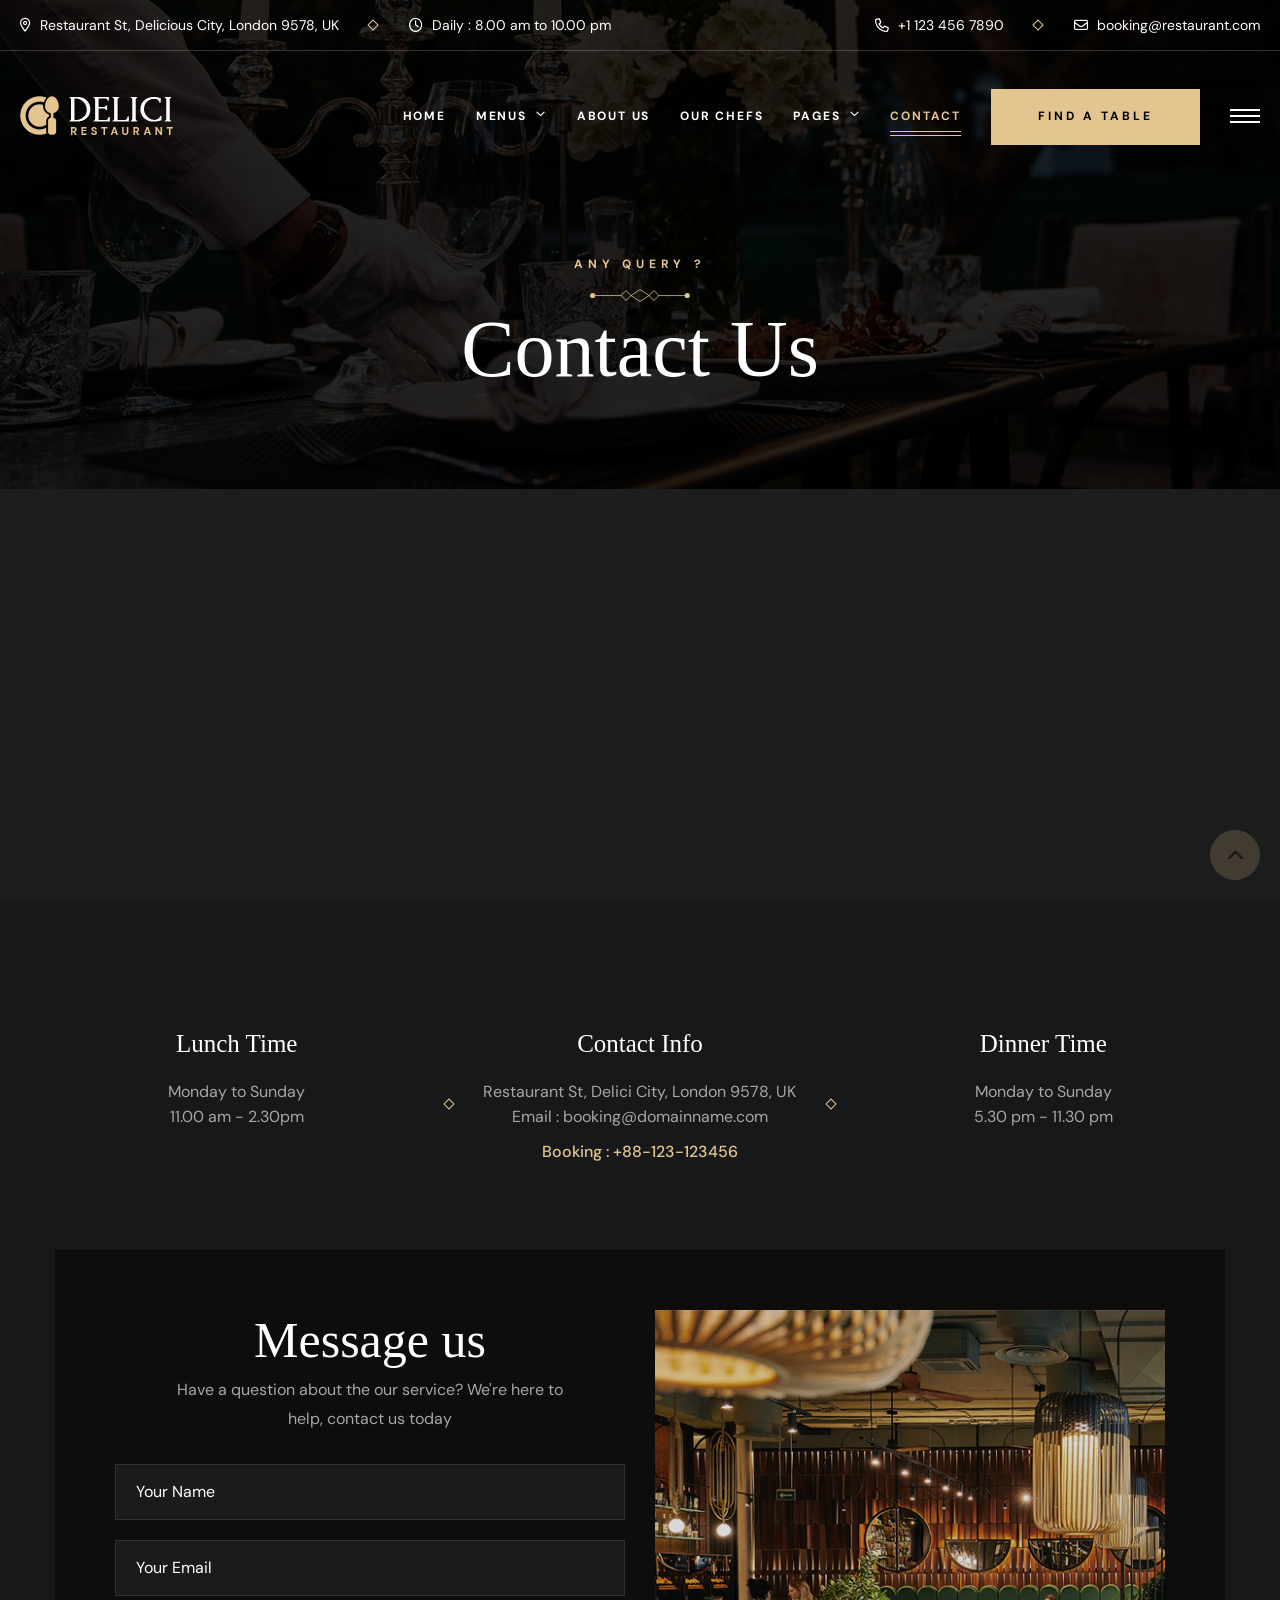
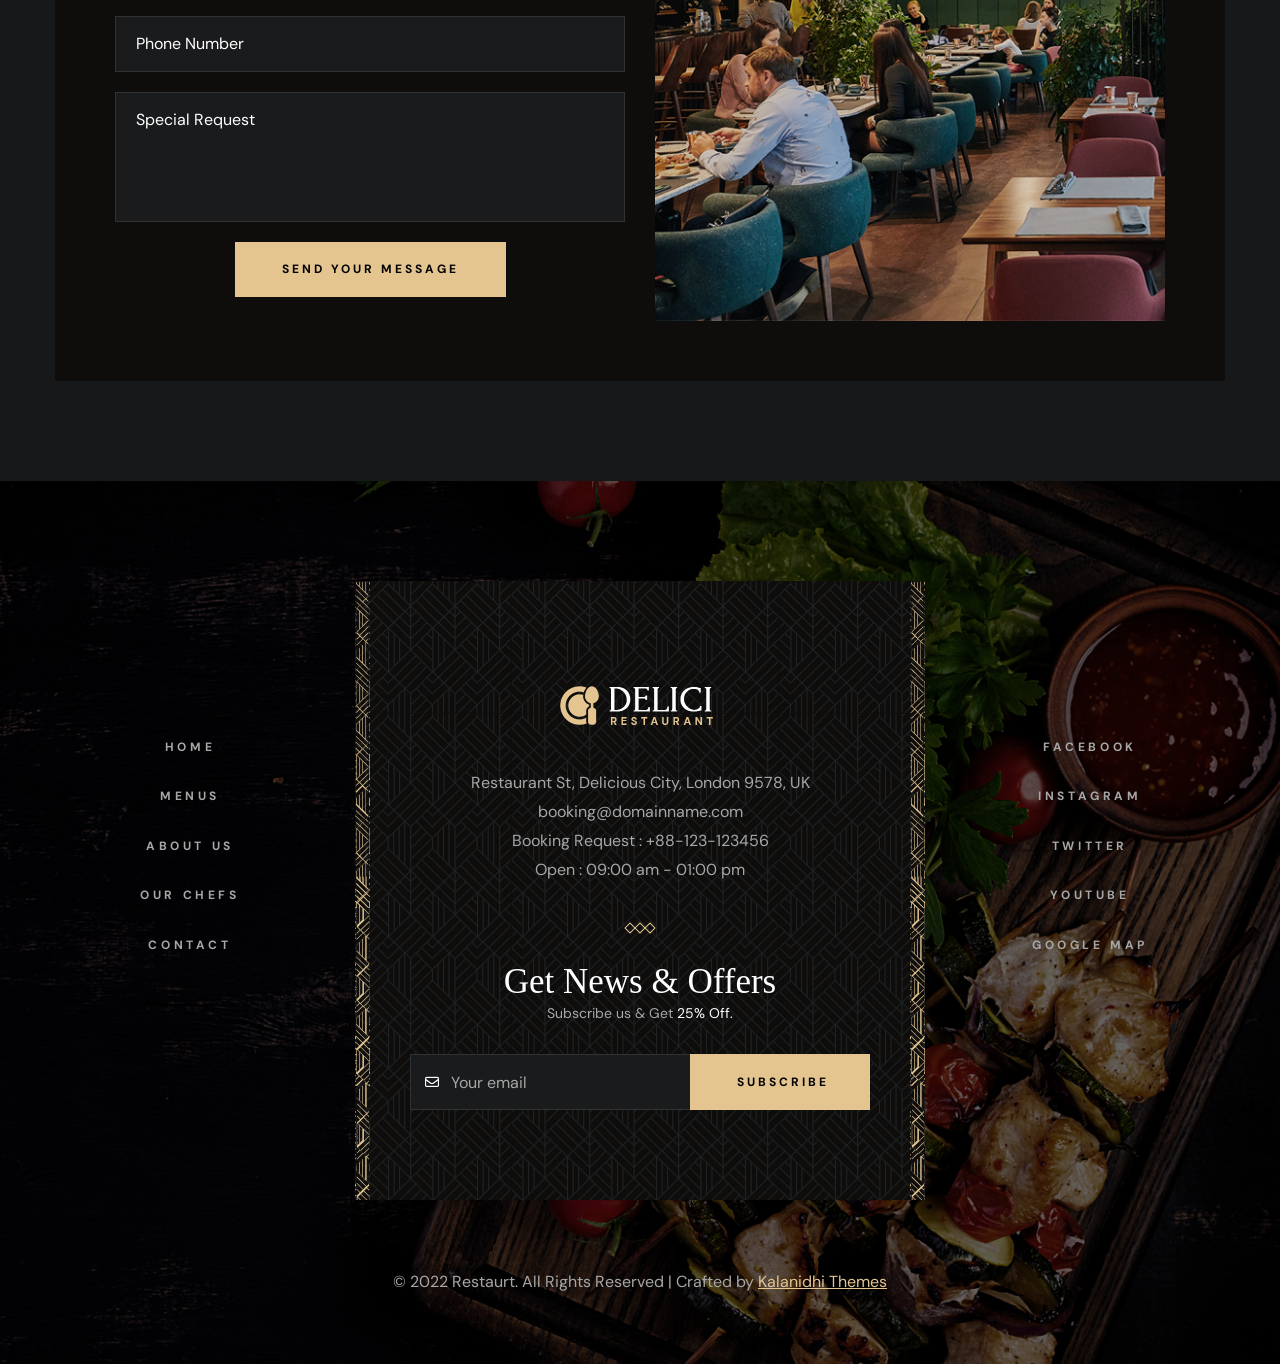
<file: front_template/contact-us.html>
<!DOCTYPE html>
<html lang="en">

<!-- Mirrored from kalanidhithemes.com/live-preview/landing-page/delici/all-demo/Delici-Defoult/contact-us.html by HTTrack Website Copier/3.x [XR&CO'2014], Wed, 20 May 2026 06:54:15 GMT -->
<head>
<meta charset="utf-8">
<title>Delici - Restaurants HTML Template - Menus List</title>
<!-- Stylesheets -->
<link href="css/bootstrap.css" rel="stylesheet">
<link href="css/style.css" rel="stylesheet">
<link rel="shortcut icon" href="images/favicon.png" type="image/x-icon">
<link rel="icon" href="images/favicon.png" type="image/x-icon">
<!-- Responsive -->
<meta http-equiv="X-UA-Compatible" content="IE=edge">
<meta name="viewport" content="width=device-width, initial-scale=1.0, maximum-scale=1.0, user-scalable=0">
<link href="css/responsive.css" rel="stylesheet">
<!--[if lt IE 9]><script src="https://cdnjs.cloudflare.com/ajax/libs/html5shiv/3.7.3/html5shiv.js"></script><![endif]--> 

</head>

<body>
  <div class="page-wrapper"> 
  
    <!-- Preloader -->
    <div class="loader-wrap">
        <div class="preloader">
            <div class="preloader-close">x</div>
            <div id="handle-preloader" class="handle-preloader">
                <div class="animation-preloader">
                    <div class="spinner"></div>
                    <div class="txt-loading">
                        <span data-text-preloader="D" class="letters-loading">
                            D
                        </span>
                        <span data-text-preloader="E" class="letters-loading">
                            E
                        </span>
                        <span data-text-preloader="L" class="letters-loading">
                            L
                        </span>
                        <span data-text-preloader="I" class="letters-loading">
                            I
                        </span>
                        <span data-text-preloader="C" class="letters-loading">
                            C
                        </span>
                        <span data-text-preloader="I" class="letters-loading">
                            I
                        </span>
                    </div>
                </div>  
            </div>
        </div>
    </div>
    <!-- Preloader End -->

    <!-- Main Header-->
    <header class="main-header">
        <div class="header-top">
            <div class="auto-container">
                <div class="inner clearfix">
                    <div class="top-left clearfix">
                        <ul class="top-info clearfix">
                            <li><i class="icon far fa-map-marker-alt"></i> Restaurant St, Delicious City, London 9578, UK</li>
                            <li><i class="icon far fa-clock"></i> Daily : 8.00 am to 10.00 pm</li>
                        </ul>
                    </div>
                    <div class="top-right clearfix">
                        <ul class="top-info clearfix">
                            <li><a href="tel:+11234567890"><i class="icon far fa-phone"></i> +1 123 456 7890</a></li>
                            <li><a href="mailto:booking@restaurant.com"><i class="icon far fa-envelope"></i> booking@restaurant.com</a></li>
                        </ul>
                    </div>
                </div>
            </div>
        </div>
        <!-- Header Upper -->
        <div class="header-upper">        
            <div class="auto-container">
                <!-- Main Box -->
                <div class="main-box clearfix">
                    <!--Logo-->
                    <div class="logo-box">
                         <div class="logo"><a href="index.html" title="Delici - Restaurants HTML Template"><img src="images/logo.png" alt="" title="Delici - Restaurants HTML Template"></a></div>
                    </div>

                    <div class="nav-box clearfix">
                        <!--Nav Outer-->
                        <div class="nav-outer clearfix">         
                            <nav class="main-menu">
                                <ul class="navigation clearfix">
                                    <li class=""><a href="index.html">Home</a>
                                    </li>
                                    <li class="dropdown has-mega-menu"><a href="menu-list.html">Menus</a>
                                        <ul>
                                            <li>
                                                <div class="mega-menu">
                                                    <div class="menu-inner">
                                                        <div class="auto-container">
                                                            <div class="row clearfix">
                                                                <div class="menu-block col-lg-3 col-md-6 col-sm-6">
                                                                    <div class="image"><a href="menu-list-1.html"><img src="images/resource/menu-image-1.jpg" alt=""></a></div>
                                                                    <div class="title"><a href="menu-list-1.html">Menu list 1</a></div>
                                                                </div>
                                                                <div class="menu-block col-lg-3 col-md-6 col-sm-6">
                                                                    <div class="image"><a href="menu-list-2.html"><img src="images/resource/menu-image-2.jpg" alt=""></a></div>
                                                                    <div class="title"><a href="menu-list-2.html">Menu list 2</a></div>
                                                                </div>
                                                                <div class="menu-block col-lg-3 col-md-6 col-sm-6">
                                                                    <div class="image"><a href="menu-list-3.html"><img src="images/resource/menu-image-3.jpg" alt=""></a></div>
                                                                    <div class="title"><a href="menu-list-3.html">Menu list 3</a></div>
                                                                </div>
                                                                <div class="menu-block col-lg-3 col-md-6 col-sm-6">
                                                                    <div class="image"><a href="menu-list-4.html"><img src="images/resource/menu-image-4.jpg" alt=""></a></div>
                                                                    <div class="title"><a href="menu-list-4.html">Menu list 4</a></div>
                                                                </div>
                                                            </div>
                                                        </div>
                                                    </div>
                                                </div>
                                            </li>
                                        </ul>
                                    </li>
                                    <li><a href="about.html">About Us</a></li>
                                    <li><a href="our-chef.html">Our chefs</a></li>
                                    <li class="dropdown"><a href="#">Pages</a>
                                        <ul>
                                            <li><a href="#">Dropdown Menu 1</a></li>
                                            <li><a href="#">Dropdown Menu 2</a></li>
                                            <li><a href="#">Dropdown Menu 3</a></li>
                                            <li class="dropdown"><a href="#">Dropdown Menu 4</a>
                                                <ul>
                                                    <li><a href="#">Dropdown Menu level 2</a></li>
                                                    <li><a href="#">Dropdown Menu level 2</a></li>
                                                    <li><a href="#">Dropdown Menu Level 3</a></li>
                                                </ul>
                                            </li>
                                            <li><a href="#">Dropdown Lorem 5</a></li>
                                        </ul>
                                    </li>
                                    <li class="current"><a href="contact-us.html">Contact</a></li>
                                </ul>
                            </nav>
                            <!-- Main Menu End-->
                        </div>
                        <!--Nav Outer End-->

                        <div class="links-box clearfix">
                            <div class="link link-btn">
                                <a href="reservation-opentable.html" class="theme-btn btn-style-one clearfix">
                                    <span class="btn-wrap">
                                        <span class="text-one">find a table</span>
                                        <span class="text-two">find a table</span>
                                    </span>
                                </a>
                            </div>
                            <div class="link info-toggler">
                                <button class="info-btn">
                                    <span class="hamburger">
                                        <span class="top-bun"></span>
                                        <span class="meat"></span>
                                        <span class="bottom-bun"></span>
                                    </span>
                                </button>
                            </div>
                        </div>

                        <!-- Hidden Nav Toggler -->
                        <div class="nav-toggler">
                            <button class="hidden-bar-opener">
                                <span class="hamburger">
                                    <span class="top-bun"></span>
                                    <span class="meat"></span>
                                    <span class="bottom-bun"></span>
                                </span>
                            </button>
                        </div>

                    </div>

                </div>
            </div>
        </div>
    </header>
    <!--End Main Header -->

    
    <!--Menu Backdrop-->
    <div class="menu-backdrop"></div>

    <!-- Hidden Navigation Bar -->
    <section class="hidden-bar">
        <!-- Hidden Bar Wrapper -->
        <div class="inner-box">
            <div class="cross-icon hidden-bar-closer"><span class="far fa-close"></span></div>
            <div class="logo-box"><a href="index.html" title="Delici - Restaurants HTML Template"><img src="images/resource/sidebar-logo.png" alt="" title="Delici - Restaurants HTML Template"></a></div>
            
            <!-- .Side-menu -->
            <div class="side-menu">
                 <ul class="navigation clearfix">
                    <li class=""><a href="index.html">Home</a>
                    </li>
                    <li class="current dropdown"><a href="menu-list.html">Menus</a>
                        <ul>
                            <li><a href="menu-list-1.html">Menu List 1</a></li>
                            <li><a href="menu-list-2.html">Menu List 2</a></li>
                            <li><a href="menu-list-3.html">Menu List 3</a></li>
                            <li><a href="menu-list-4.html">Menu List 4</a></li>
                        </ul>
                    </li>
                    <li><a href="about.html">About Us</a></li>
                    <li><a href="our-chef.html">Our chefs</a></li>
                    <li class="dropdown"><a href="#">Pages</a>
                        <ul>
                            <li><a href="#">Dropdown Menu 1</a></li>
                            <li><a href="#">Dropdown Menu 2</a></li>
                            <li><a href="#">Dropdown Menu 3</a></li>
                            <li class="dropdown"><a href="#">Dropdown Menu 4</a>
                                <ul>
                                    <li><a href="#">Dropdown Menu level 2</a></li>
                                    <li><a href="#">Dropdown Menu level 2</a></li>
                                    <li><a href="#">Dropdown Menu Level 3</a></li>
                                </ul>
                            </li>
                            <li><a href="#">Dropdown Lorem 5</a></li>
                        </ul>
                    </li>
                    <li><a href="contact-us.html">Contact</a></li>
                </ul>
            </div><!-- /.Side-menu -->
            
            <h2>Visit Us</h2>
            <ul class="info">
                <li>Restaurant St, Delicious City, <br>London 9578, UK</li>
                <li>Open: 9.30 am - 2.30pm</li>
                <li><a href="mailto:booking@domainame.com">booking@domainame.com</a></li>
            </ul>
            <div class="separator"><span></span></div>
            <div class="booking-info">
                <div class="bk-title">Booking request</div>
                <div class="bk-no"><a href="tel:+88-123-123456">+88-123-123456</a></div>
            </div>
        
        </div><!-- / Hidden Bar Wrapper -->
    </section>
    <!-- / Hidden Bar -->

    <!--Info Back Drop-->
    <div class="info-back-drop"></div>
    
    <!-- Hidden Bar -->
    <section class="info-bar">
        <div class="inner-box">
            <div class="cross-icon"><span class="far fa-close"></span></div>
            <div class="logo-box"><a href="index.html" title="Delici - Restaurants HTML Template"><img src="images/resource/sidebar-logo.png" alt="" title="Delici - Restaurants HTML Template"></a></div>
            <div class="image-box"><img src="images/resource/sidebar-image.jpg" alt="" title=""></div>

            <h2>Visit Us</h2>
            <ul class="info">
                <li>Restaurant St, Delicious City, <br>London 9578, UK</li>
                <li>Open: 9.30 am - 2.30pm</li>
                <li><a href="mailto:booking@domainame.com">booking@domainame.com</a></li>
            </ul>
            <div class="separator"><span></span></div>
            <div class="booking-info">
                <div class="bk-title">Booking request</div>
                <div class="bk-no"><a href="tel:+88-123-123456">+88-123-123456</a></div>
            </div>
        </div>
    </section>
    <!--End Hidden Bar -->

    <!-- Inner Banner Section -->
    <section class="inner-banner">
        <div class="image-layer" style="background-image: url(images/background/banner-image-4.jpg);"></div>
        <div class="auto-container">
            <div class="inner">
                <div class="subtitle"><span>any query ?</span></div>
                <div class="pattern-image"><img src="images/icons/separator.svg" alt="" title=""></div>
                <h1><span>Contact Us</span></h1>
            </div>
        </div>
    </section>
    <!--End Banner Section -->

    <!--Map Section-->
    <div class="contact-map">
        <iframe src="https://www.google.com/maps/embed?pb=!1m18!1m12!1m3!1d81392.11276571127!2d-74.03116502768826!3d40.70144849986174!2m3!1f0!2f0!3f0!3m2!1i1024!2i768!4f13.1!3m3!1m2!1s0x89c24fa5d33f083b%3A0xc80b8f06e177fe62!2sNew%20York%2C%20NY%2C%20USA!5e0!3m2!1sen!2sin!4v1667928043843!5m2!1sen!2sin" width="100%" height="500" style="border:0;" allowfullscreen="" loading="lazy" referrerpolicy="no-referrer-when-downgrade"></iframe>
    </div>

    <!--Contact Info Section-->
    <section class="contact-page">
        <div class="left-bg"><img src="images/background/bg-25.png" alt="" title=""></div>
        <div class="right-bg"><img src="images/background/bg-6.png" alt="" title=""></div>
        <!--location Section-->
        <div class="location-center">
            <div class="auto-container">
                <div class="cinfo-box">
                    <div class="row clearfix">
                        <!--Block-->
                        <div class="contactinfo-block col-lg-4 col-md-4 col-sm-12">
                            <div class="inner-box wow fadeInUp" data-wow-duration="1500ms" data-wow-delay="300ms">
                                <h4>Lunch Time</h4>
                                <div class="text">Monday to Sunday <br> 11.00 am - 2.30pm</div>
                            </div>
                        </div>

                        <!--Block-->
                        <div class="contactinfo-block col-lg-4 col-md-4 col-sm-12">
                            <div class="inner-box cp-seprator wow fadeInUp" data-wow-duration="1500ms" data-wow-delay="300ms">
                                <h4>Contact Info</h4>
                                <div class="text">Restaurant St, Delici City, London 9578, UK<br>Email : booking@domainname.com</div>
                                <div class="more-link"><a href="#">Booking : +88-123-123456</a></div>
                            </div>
                        </div>

                        <!--Block-->
                        <div class="contactinfo-block col-lg-4 col-md-4 col-sm-12">
                            <div class="inner-box wow fadeInUp" data-wow-duration="1500ms" data-wow-delay="600ms">
                                <h4>Dinner Time</h4>
                                <div class="text">Monday to Sunday<br>5.30 pm - 11.30 pm</div>
                            </div>
                        </div>
                    </div>
                </div>
            </div>
        </div>

        <!--Location form Section-->
        <div class="auto-container">
            <div class="c-page-form-box">
                <div class="row clearfix">
                <!--form Section-->
                <div class="loc-block col-lg-6 col-md-12 col-sm-12">
                    <div class="title-box centered">
                        <h2>Message us</h2>
                        <div class="text desc">Have a question about the our service? We're here to help, contact us today</div>
                    </div>
                    <div class="default-form reservation-form">
                        <form method="post" action="https://kalanidhithemes.com/live-preview/landing-page/delici/all-demo/Delici-Defoult/index.html">
                            <div class="clearfix">
                                <div class="form-group">
                                    <div class="field-inner">
                                        <input type="text" name="fieldname" value="" placeholder="Your Name" required="">
                                    </div>
                                </div>
                                <div class="form-group">
                                    <div class="field-inner">
                                        <input type="text" name="fieldname" value="" placeholder="Your Email" required="">
                                    </div>
                                </div>
                                <div class="form-group ">
                                    <div class="field-inner">
                                        <input type="text" name="fieldname" value="" placeholder="Phone Number" required="">
                                    </div>
                                </div>
                            
                                <div class="form-group ">
                                    <div class="field-inner">
                                        <textarea name="fieldname" placeholder="Special Request" required=""></textarea>
                                    </div>
                                </div>

                                <div class="form-group">
                                    <button type="submit" class="theme-btn btn-style-one clearfix">
                                        <span class="btn-wrap">
                                            <span class="text-one">send your message</span>
                                            <span class="text-two">send your message</span>
                                        </span>
                                    </button>
                                </div>
                            </div>
                        </form>
                    </div>
                </div>

                <!--form image Section-->
                <div class="loc-block col-lg-6 col-md-12 col-sm-12">
                    <img src="images/resource/restaurant.png" alt="">
                </div>
                </div>
            </div>
        </div>

    </section>

    


    <!--Main Footer-->
    <footer class="main-footer">
        <div class="image-layer" style="background-image: url(images/background/image-4.jpg);"></div>
        <div class="upper-section">
            <div class="auto-container">
                <div class="row clearfix">
                    <!--Footer Col-->
                    <div class="footer-col info-col col-lg-6 col-md-12 col-sm-12">
                        <div class="inner wow fadeInUp" data-wow-delay="0ms" data-wow-duration="1500ms">
                            <div class="content">
                                <div class="logo"><a href="index.html" title="Delici - Restaurants HTML Template"><img src="images/logo.png" alt="" title="Delici - Restaurants HTML Template"></a></div>
                                <div class="info">
                                    <ul>
                                        <li>Restaurant St, Delicious City, London 9578, UK</li>
                                        <li><a href="mailto:booking@domainname.com">booking@domainname.com</a></li>
                                        <li><a href="tel:+88-123-123456">Booking Request : +88-123-123456</a></li>
                                        <li>Open : 09:00 am - 01:00 pm</li>
                                    </ul>
                                </div>
                                <div class="separator"><span></span><span></span><span></span></div>
                                <div class="newsletter">
                                    <h3>Get News & Offers</h3>
                                    <div class="text">Subscribe us & Get <span>25% Off.</span></div>
                                    <div class="newsletter-form">
                                        <form method="post" action="https://kalanidhithemes.com/live-preview/landing-page/delici/all-demo/Delici-Defoult/index.html">
                                            <div class="form-group">
                                                <span class="alt-icon far fa-envelope"></span>
                                                <input type="email" name="email" value="" placeholder="Your email" required>
                                                <button type="submit" class="theme-btn btn-style-one clearfix">
                                                    <span class="btn-wrap">
                                                        <span class="text-one">subscribe</span>
                                                        <span class="text-two">subscribe</span>
                                                    </span>
                                                </button>
                                            </div>
                                        </form>
                                    </div>
                                </div>
                            </div>
                        </div>
                    </div>
                    <!--Footer Col-->
                    <div class="footer-col links-col col-lg-3 col-md-6 col-sm-12">
                        <div class="inner wow fadeInLeft" data-wow-delay="0ms" data-wow-duration="1500ms">
                            <ul class="links">
                                <li><a href="home.html">Home</a></li>
                                <li><a href="menu-list-1.html">Menus</a></li>
                                <li><a href="about.html">About us</a></li>
                                <li><a href="our-chef.html">Our chefs</a></li>
                                <li><a href="contact-us.html">Contact</a></li>
                            </ul>
                        </div>
                    </div>
                    <!--Footer Col-->
                    <div class="footer-col links-col last col-lg-3 col-md-6 col-sm-12">
                        <div class="inner wow fadeInRight" data-wow-delay="0ms" data-wow-duration="1500ms">
                            <ul class="links">
                                <li><a href="#">facebook</a></li>
                                <li><a href="#">instagram</a></li>
                                <li><a href="#">Twitter</a></li>
                                <li><a href="#">Youtube</a></li>
                                <li><a href="#">Google map</a></li>
                            </ul>
                        </div>
                    </div>
                </div>
            </div>
        </div>
        <div class="footer-bottom">
            <div class="auto-container">
                <div class="copyright">&copy; 2022 Restaurt. All Rights Reserved   |    Crafted by <a href="https://themeforest.net/user/kalanidhithemes" target="blank">Kalanidhi Themes</a></div>
            </div>
        </div>
    </footer>

</div>
<!--End pagewrapper--> 

<!--Scroll to top-->
<div class="scroll-to-top scroll-to-target" data-target="html"><span class="icon fa fa-angle-up"></span></div>

<script src="js/jquery.js"></script>
<script src="js/popper.min.js"></script>
<script src="js/bootstrap.min.js"></script>
<script src="js/jquery-ui.js"></script>
<script src="js/jquery.fancybox.js"></script>
<script src="js/swiper.js"></script>
<script src="js/owl.js"></script>
<script src="js/appear.js"></script>
<script src="js/wow.js"></script>
<script src="js/custom-script.js"></script>
</body>

<!-- Mirrored from kalanidhithemes.com/live-preview/landing-page/delici/all-demo/Delici-Defoult/contact-us.html by HTTrack Website Copier/3.x [XR&CO'2014], Wed, 20 May 2026 06:54:16 GMT -->
</html>
</file>
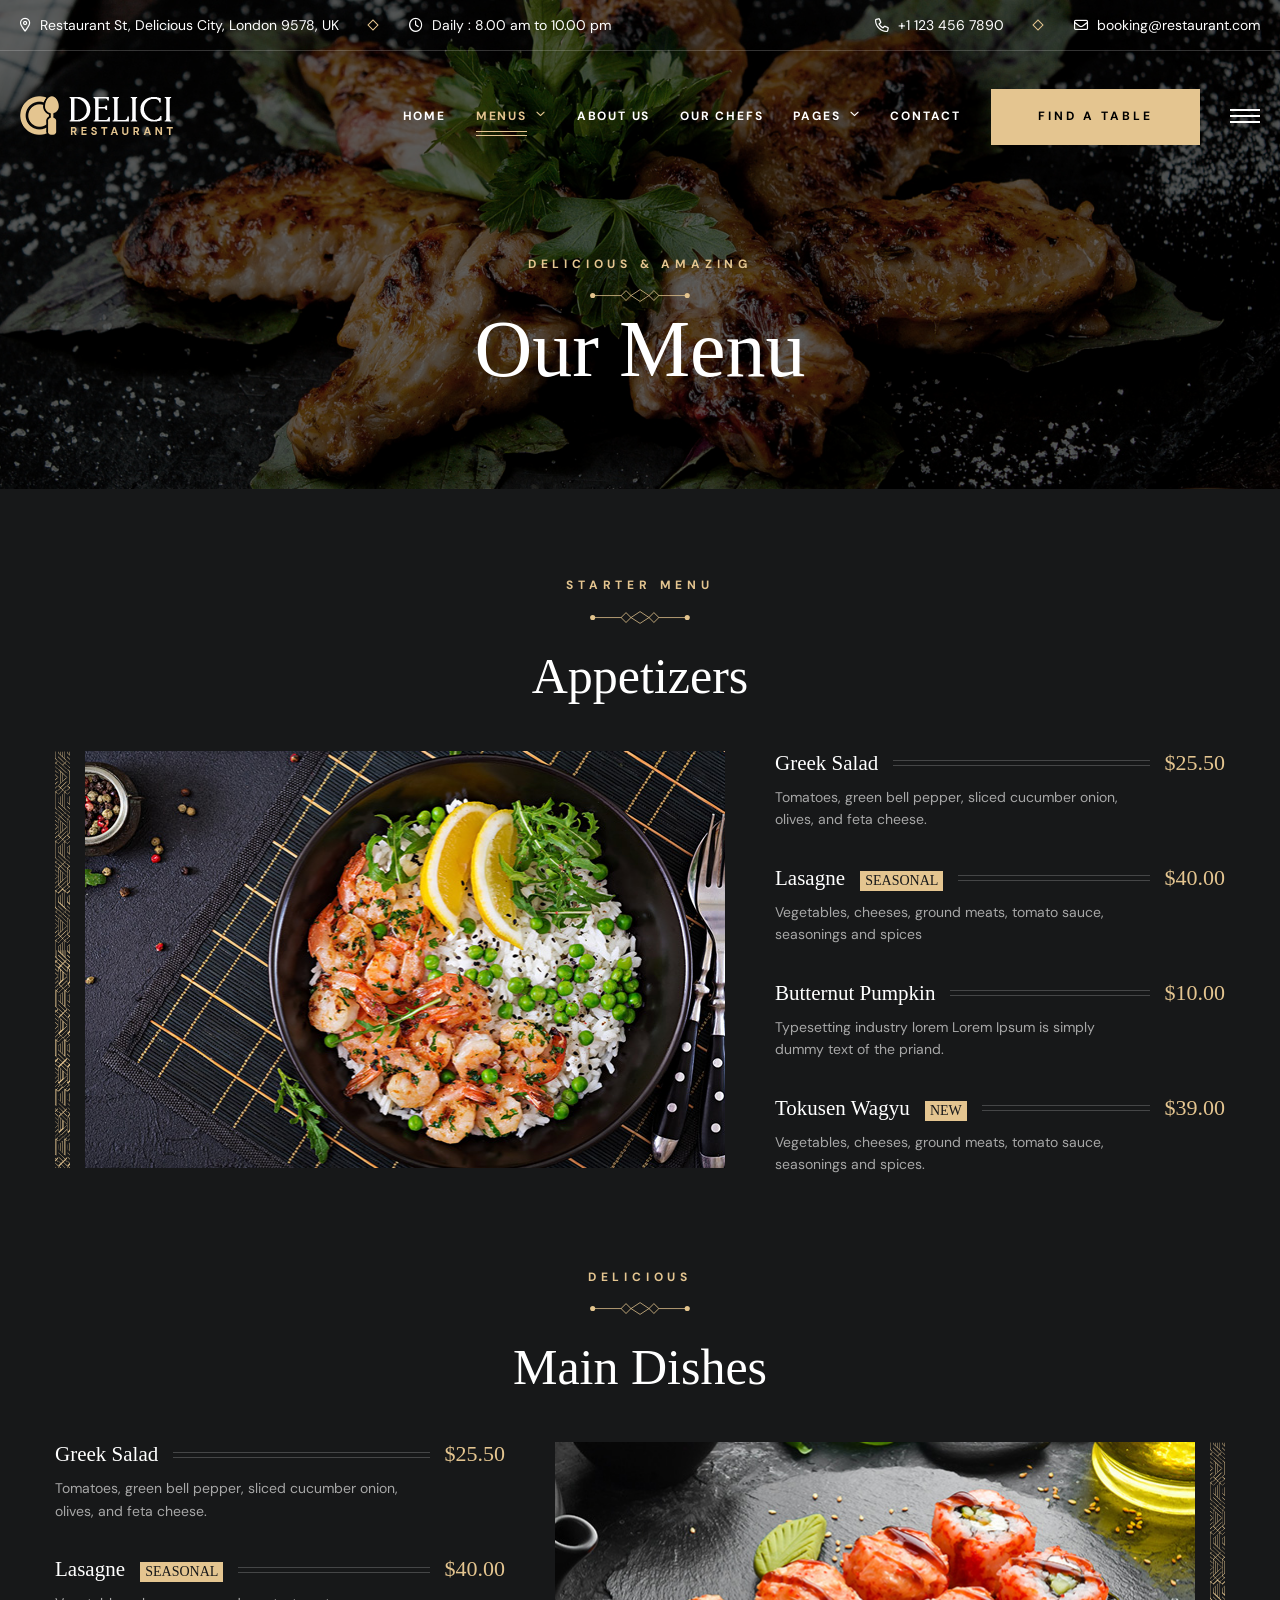
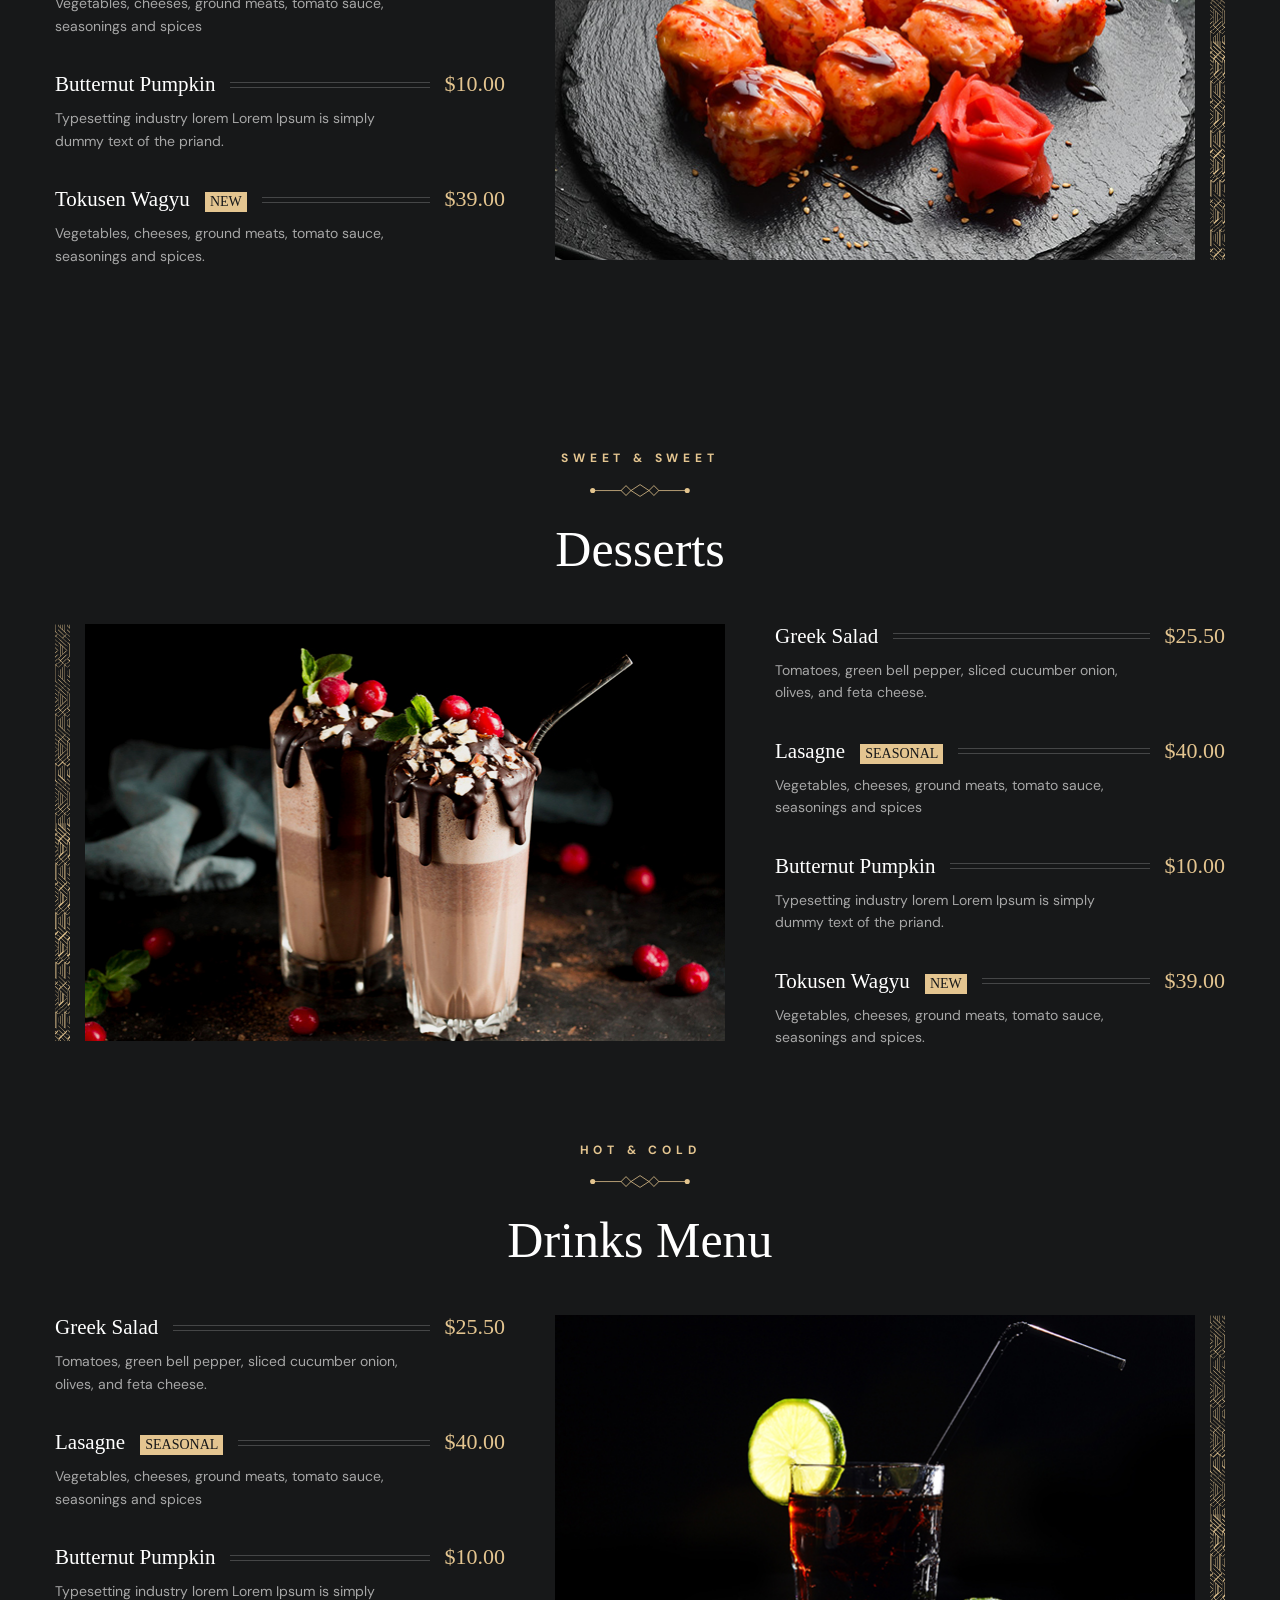
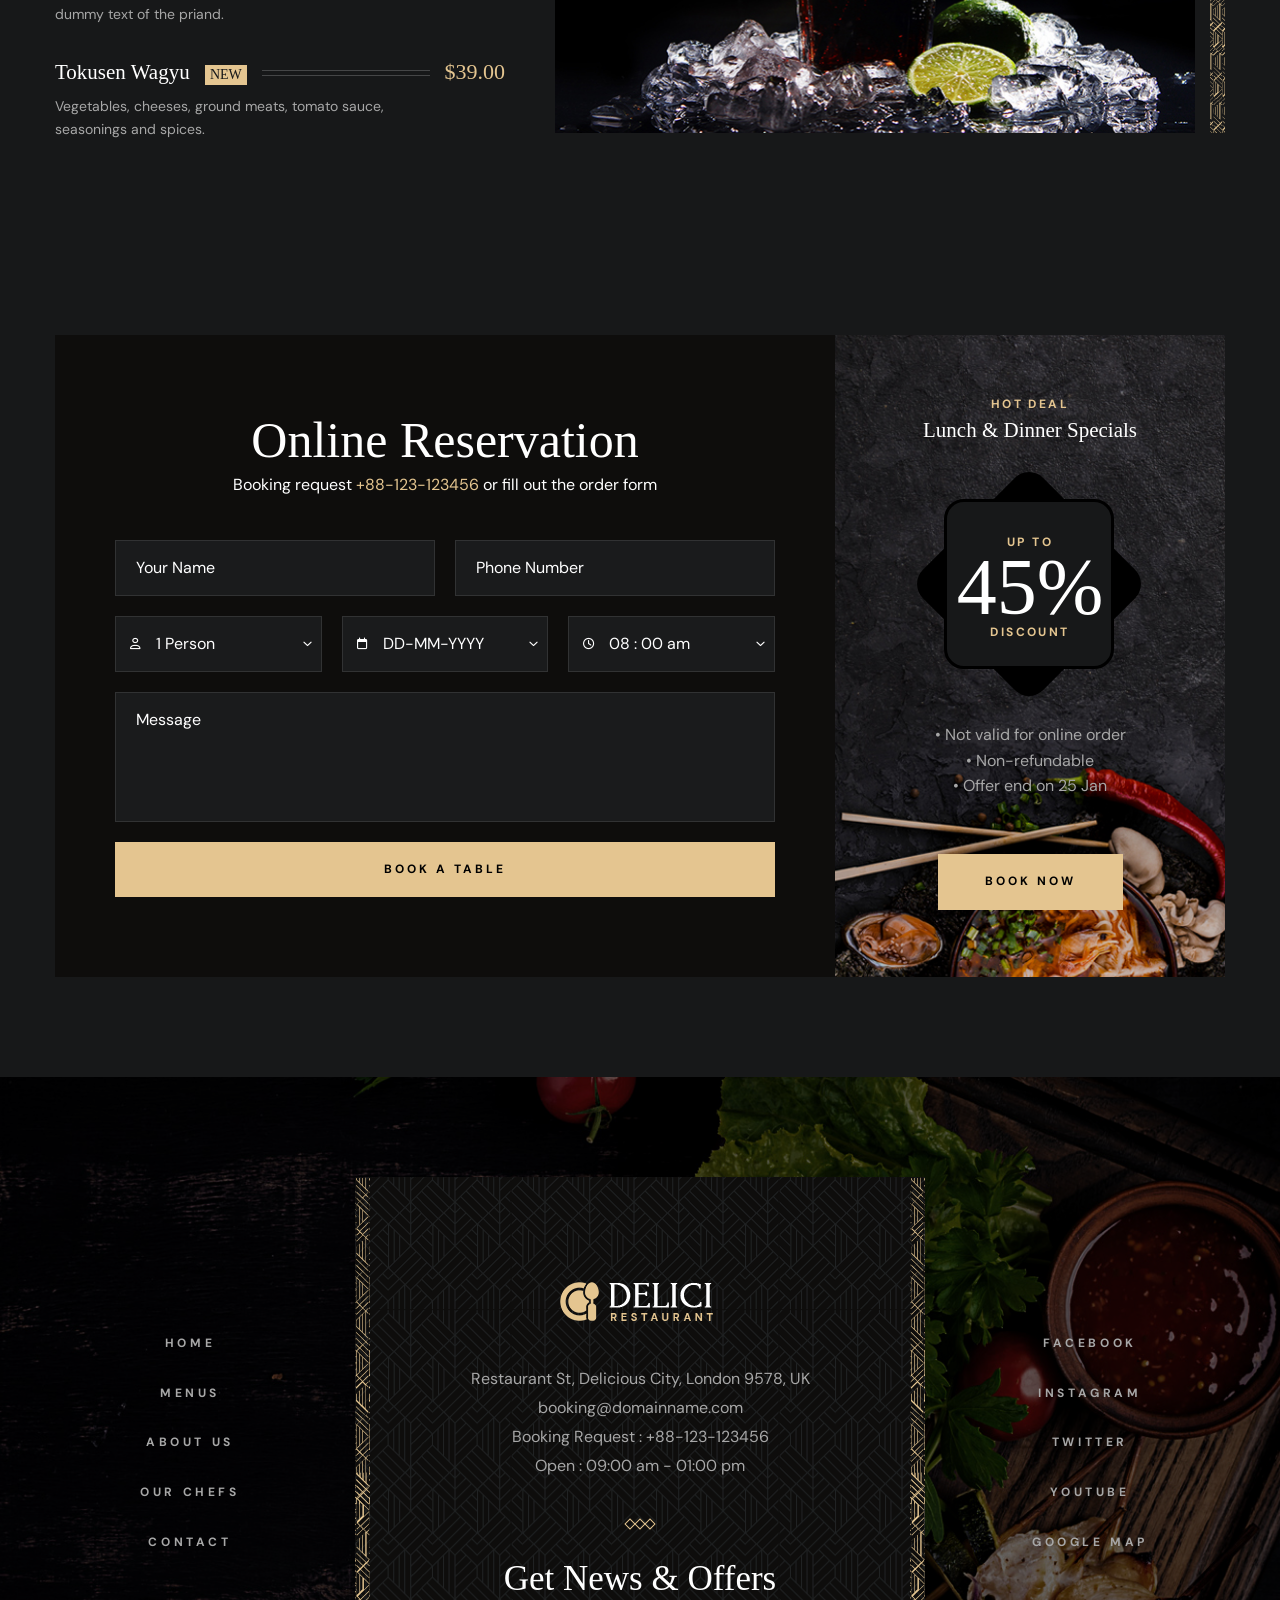
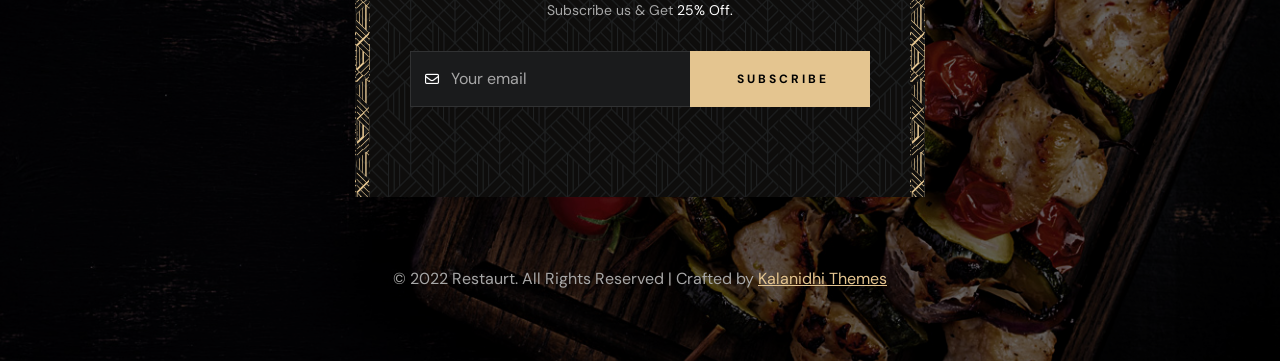
<file: front_template/menu-list-1.html>
<!DOCTYPE html>
<html lang="en">

<!-- Mirrored from kalanidhithemes.com/live-preview/landing-page/delici/all-demo/Delici-Defoult/menu-list-1.html by HTTrack Website Copier/3.x [XR&CO'2014], Wed, 20 May 2026 06:53:54 GMT -->
<head>
<meta charset="utf-8">
<title>Delici - Restaurants HTML Template - Menus List</title>
<!-- Stylesheets -->
<link href="css/bootstrap.css" rel="stylesheet">
<link href="css/style.css" rel="stylesheet">
<link rel="shortcut icon" href="images/favicon.png" type="image/x-icon">
<link rel="icon" href="images/favicon.png" type="image/x-icon">
<!-- Responsive -->
<meta http-equiv="X-UA-Compatible" content="IE=edge">
<meta name="viewport" content="width=device-width, initial-scale=1.0, maximum-scale=1.0, user-scalable=0">
<link href="css/responsive.css" rel="stylesheet">
<!--[if lt IE 9]><script src="https://cdnjs.cloudflare.com/ajax/libs/html5shiv/3.7.3/html5shiv.js"></script><![endif]--> 

</head>

<body>
  <div class="page-wrapper"> 
  
    <!-- Preloader -->
    <div class="loader-wrap">
        <div class="preloader">
            <div class="preloader-close">x</div>
            <div id="handle-preloader" class="handle-preloader">
                <div class="animation-preloader">
                    <div class="spinner"></div>
                    <div class="txt-loading">
                        <span data-text-preloader="D" class="letters-loading">
                            D
                        </span>
                        <span data-text-preloader="E" class="letters-loading">
                            E
                        </span>
                        <span data-text-preloader="L" class="letters-loading">
                            L
                        </span>
                        <span data-text-preloader="I" class="letters-loading">
                            I
                        </span>
                        <span data-text-preloader="C" class="letters-loading">
                            C
                        </span>
                        <span data-text-preloader="I" class="letters-loading">
                            I
                        </span>
                    </div>
                </div>  
            </div>
        </div>
    </div>
    <!-- Preloader End -->

    <!-- Main Header-->
    <header class="main-header">
        <div class="header-top">
            <div class="auto-container">
                <div class="inner clearfix">
                    <div class="top-left clearfix">
                        <ul class="top-info clearfix">
                            <li><i class="icon far fa-map-marker-alt"></i> Restaurant St, Delicious City, London 9578, UK</li>
                            <li><i class="icon far fa-clock"></i> Daily : 8.00 am to 10.00 pm</li>
                        </ul>
                    </div>
                    <div class="top-right clearfix">
                        <ul class="top-info clearfix">
                            <li><a href="tel:+11234567890"><i class="icon far fa-phone"></i> +1 123 456 7890</a></li>
                            <li><a href="mailto:booking@restaurant.com"><i class="icon far fa-envelope"></i> booking@restaurant.com</a></li>
                        </ul>
                    </div>
                </div>
            </div>
        </div>
        <!-- Header Upper -->
        <div class="header-upper">        
            <div class="auto-container">
                <!-- Main Box -->
                <div class="main-box clearfix">
                    <!--Logo-->
                    <div class="logo-box">
                         <div class="logo"><a href="index.html" title="Delici - Restaurants HTML Template"><img src="images/logo.png" alt="" title="Delici - Restaurants HTML Template"></a></div>
                    </div>

                    <div class="nav-box clearfix">
                        <!--Nav Outer-->
                        <div class="nav-outer clearfix">         
                            <nav class="main-menu">
                                <ul class="navigation clearfix">
                                    <li class=""><a href="index.html">Home</a>
                                    </li>
                                    <li class="current dropdown has-mega-menu"><a href="menu-list.html">Menus</a>
                                        <ul>
                                            <li>
                                                <div class="mega-menu">
                                                    <div class="menu-inner">
                                                        <div class="auto-container">
                                                            <div class="row clearfix">
                                                                <div class="menu-block col-lg-3 col-md-6 col-sm-6">
                                                                    <div class="image"><a href="menu-list-1.html"><img src="images/resource/menu-image-1.jpg" alt=""></a></div>
                                                                    <div class="title"><a href="menu-list-1.html">Menu list 1</a></div>
                                                                </div>
                                                                <div class="menu-block col-lg-3 col-md-6 col-sm-6">
                                                                    <div class="image"><a href="menu-list-2.html"><img src="images/resource/menu-image-2.jpg" alt=""></a></div>
                                                                    <div class="title"><a href="menu-list-2.html">Menu list 2</a></div>
                                                                </div>
                                                                <div class="menu-block col-lg-3 col-md-6 col-sm-6">
                                                                    <div class="image"><a href="menu-list-3.html"><img src="images/resource/menu-image-3.jpg" alt=""></a></div>
                                                                    <div class="title"><a href="menu-list-3.html">Menu list 3</a></div>
                                                                </div>
                                                                <div class="menu-block col-lg-3 col-md-6 col-sm-6">
                                                                    <div class="image"><a href="menu-list-4.html"><img src="images/resource/menu-image-4.jpg" alt=""></a></div>
                                                                    <div class="title"><a href="menu-list-4.html">Menu list 4</a></div>
                                                                </div>
                                                            </div>
                                                        </div>
                                                    </div>
                                                </div>
                                            </li>
                                        </ul>
                                    </li>
                                    <li><a href="about.html">About Us</a></li>
                                    <li><a href="our-chef.html">Our chefs</a></li>
                                    <li class="dropdown"><a href="#">Pages</a>
                                        <ul>
                                            <li><a href="#">Dropdown Menu 1</a></li>
                                            <li><a href="#">Dropdown Menu 2</a></li>
                                            <li><a href="#">Dropdown Menu 3</a></li>
                                            <li class="dropdown"><a href="#">Dropdown Menu 4</a>
                                                <ul>
                                                    <li><a href="#">Dropdown Menu level 2</a></li>
                                                    <li><a href="#">Dropdown Menu level 2</a></li>
                                                    <li><a href="#">Dropdown Menu Level 3</a></li>
                                                </ul>
                                            </li>
                                            <li><a href="#">Dropdown Lorem 5</a></li>
                                        </ul>
                                    </li>
                                    <li><a href="contact-us.html">Contact</a></li>
                                </ul>
                            </nav>
                            <!-- Main Menu End-->
                        </div>
                        <!--Nav Outer End-->

                        <div class="links-box clearfix">
                            <div class="link link-btn">
                                <a href="reservation-opentable.html" class="theme-btn btn-style-one clearfix">
                                    <span class="btn-wrap">
                                        <span class="text-one">find a table</span>
                                        <span class="text-two">find a table</span>
                                    </span>
                                </a>
                            </div>
                            <div class="link info-toggler">
                                <button class="info-btn">
                                    <span class="hamburger">
                                        <span class="top-bun"></span>
                                        <span class="meat"></span>
                                        <span class="bottom-bun"></span>
                                    </span>
                                </button>
                            </div>
                        </div>

                        <!-- Hidden Nav Toggler -->
                        <div class="nav-toggler">
                            <button class="hidden-bar-opener">
                                <span class="hamburger">
                                    <span class="top-bun"></span>
                                    <span class="meat"></span>
                                    <span class="bottom-bun"></span>
                                </span>
                            </button>
                        </div>

                    </div>

                </div>
            </div>
        </div>
    </header>
    <!--End Main Header -->

    
    <!--Menu Backdrop-->
    <div class="menu-backdrop"></div>

    <!-- Hidden Navigation Bar -->
    <section class="hidden-bar">
        <!-- Hidden Bar Wrapper -->
        <div class="inner-box">
            <div class="cross-icon hidden-bar-closer"><span class="far fa-close"></span></div>
            <div class="logo-box"><a href="index.html" title="Delici - Restaurants HTML Template"><img src="images/resource/sidebar-logo.png" alt="" title="Delici - Restaurants HTML Template"></a></div>
            
            <!-- .Side-menu -->
            <div class="side-menu">
                 <ul class="navigation clearfix">
                    <li class=""><a href="index.html">Home</a>
                    </li>
                    <li class="current dropdown"><a href="menu-list.html">Menus</a>
                        <ul>
                            <li><a href="menu-list-1.html">Menu List 1</a></li>
                            <li><a href="menu-list-2.html">Menu List 2</a></li>
                            <li><a href="menu-list-3.html">Menu List 3</a></li>
                            <li><a href="menu-list-4.html">Menu List 4</a></li>
                        </ul>
                    </li>
                    <li><a href="about.html">About Us</a></li>
                    <li><a href="our-chef.html">Our chefs</a></li>
                    <li class="dropdown"><a href="#">Pages</a>
                        <ul>
                            <li><a href="#">Dropdown Menu 1</a></li>
                            <li><a href="#">Dropdown Menu 2</a></li>
                            <li><a href="#">Dropdown Menu 3</a></li>
                            <li class="dropdown"><a href="#">Dropdown Menu 4</a>
                                <ul>
                                    <li><a href="#">Dropdown Menu level 2</a></li>
                                    <li><a href="#">Dropdown Menu level 2</a></li>
                                    <li><a href="#">Dropdown Menu Level 3</a></li>
                                </ul>
                            </li>
                            <li><a href="#">Dropdown Lorem 5</a></li>
                        </ul>
                    </li>
                    <li><a href="contact-us.html">Contact</a></li>
                </ul>
            </div><!-- /.Side-menu -->
            
            <h2>Visit Us</h2>
            <ul class="info">
                <li>Restaurant St, Delicious City, <br>London 9578, UK</li>
                <li>Open: 9.30 am - 2.30pm</li>
                <li><a href="mailto:booking@domainame.com">booking@domainame.com</a></li>
            </ul>
            <div class="separator"><span></span></div>
            <div class="booking-info">
                <div class="bk-title">Booking request</div>
                <div class="bk-no"><a href="tel:+88-123-123456">+88-123-123456</a></div>
            </div>
        
        </div><!-- / Hidden Bar Wrapper -->
    </section>
    <!-- / Hidden Bar -->

    <!--Info Back Drop-->
    <div class="info-back-drop"></div>
    
    <!-- Hidden Bar -->
    <section class="info-bar">
        <div class="inner-box">
            <div class="cross-icon"><span class="far fa-close"></span></div>
            <div class="logo-box"><a href="index.html" title="Delici - Restaurants HTML Template"><img src="images/resource/sidebar-logo.png" alt="" title="Delici - Restaurants HTML Template"></a></div>
            <div class="image-box"><img src="images/resource/sidebar-image.jpg" alt="" title=""></div>

            <h2>Visit Us</h2>
            <ul class="info">
                <li>Restaurant St, Delicious City, <br>London 9578, UK</li>
                <li>Open: 9.30 am - 2.30pm</li>
                <li><a href="mailto:booking@domainame.com">booking@domainame.com</a></li>
            </ul>
            <div class="separator"><span></span></div>
            <div class="booking-info">
                <div class="bk-title">Booking request</div>
                <div class="bk-no"><a href="tel:+88-123-123456">+88-123-123456</a></div>
            </div>
        </div>
    </section>
    <!--End Hidden Bar -->

    <!-- Inner Banner Section -->
    <section class="inner-banner">
        <div class="image-layer" style="background-image: url(images/background/banner-image-2.jpg);"></div>
        <div class="auto-container">
            <div class="inner">
                <div class="subtitle"><span>delicious & amazing</span></div>
                <div class="pattern-image"><img src="images/icons/separator.svg" alt="" title=""></div>
                <h1><span>Our Menu</span></h1>
            </div>
        </div>
    </section>
    <!--End Banner Section -->

    <!--Menu Section-->
    <section class="menu-one">
        <div class="right-bg"><img src="images/background/bg-16.png" alt="" title=""></div>
        <div class="auto-container">
            <div class="title-box centered">
                <div class="subtitle"><span>STARTER MENU</span></div>
                <div class="pattern-image"><img src="images/icons/separator.svg" alt="" title=""></div>
                <h2>Appetizers</h2>
            </div>

            <div class="row clearfix">
                <div class="image-col col-lg-7 col-md-12 col-sm-12">
                    <div class="inner">
                        <div class="image"><img src="images/resource/menus-1.jpg" alt=""></div>
                    </div>
                </div>
                <div class="menu-col col-lg-5 col-md-12 col-sm-12">
                    <div class="inner">
                        <!--Block-->
                        <div class="dish-block">
                            <div class="inner-box">
                                <div class="title clearfix"><div class="ttl clearfix"><h5><a href="#">Greek Salad</a></h5></div><div class="price"><span>$25.50</span></div></div>
                                <div class="text desc"><a href="#">Tomatoes, green bell pepper, sliced cucumber onion, olives, and feta cheese.</a></div>
                            </div>
                        </div>
                        <!--Block-->
                        <div class="dish-block">
                            <div class="inner-box">
                                <div class="title clearfix"><div class="ttl clearfix"><h5><a href="#">Lasagne <span class="s-info">SEASONAL</span></a></h5></div><div class="price"><span>$40.00</span></div></div>
                                <div class="text desc"><a href="#">Vegetables, cheeses, ground meats, tomato sauce, seasonings and spices</a></div>
                            </div>
                        </div>
                        <!--Block-->
                        <div class="dish-block">
                            <div class="inner-box">
                                <div class="title clearfix"><div class="ttl clearfix"><h5><a href="#">Butternut Pumpkin</a></h5></div><div class="price"><span>$10.00</span></div></div>
                                <div class="text desc"><a href="#">Typesetting industry lorem Lorem Ipsum is simply dummy text of the priand.</a></div>
                            </div>
                        </div>
                        <!--Block-->
                        <div class="dish-block">
                            <div class="inner-box">
                                <div class="title clearfix"><div class="ttl clearfix"><h5><a href="#">Tokusen Wagyu <span class="s-info">NEW</span></a></h5></div><div class="price"><span>$39.00</span></div></div>
                                <div class="text desc"><a href="#">Vegetables, cheeses, ground meats, tomato sauce, seasonings and spices.</a></div>
                            </div>
                        </div>
                    </div>
                </div>
            </div>
        </div>
    </section>

    <!--Menu Section-->
    <section class="menu-one alternate">
        <div class="left-bg"><img src="images/background/bg-17.png" alt="" title=""></div>
        <div class="right-bg-2"><img src="images/background/bg-18.png" alt="" title=""></div>
        <div class="auto-container">
            <div class="title-box centered">
                <div class="subtitle"><span>Delicious</span></div>
                <div class="pattern-image"><img src="images/icons/separator.svg" alt="" title=""></div>
                <h2>Main Dishes</h2>
            </div>

            <div class="row clearfix">
                <div class="image-col col-lg-7 col-md-12 col-sm-12">
                    <div class="inner">
                        <div class="image"><img src="images/resource/menus-2.jpg" alt=""></div>
                    </div>
                </div>
                <div class="menu-col col-lg-5 col-md-12 col-sm-12">
                    <div class="inner">
                        <!--Block-->
                        <div class="dish-block">
                            <div class="inner-box">
                                <div class="title clearfix"><div class="ttl clearfix"><h5><a href="#">Greek Salad</a></h5></div><div class="price"><span>$25.50</span></div></div>
                                <div class="text desc"><a href="#">Tomatoes, green bell pepper, sliced cucumber onion, olives, and feta cheese.</a></div>
                            </div>
                        </div>
                        <!--Block-->
                        <div class="dish-block">
                            <div class="inner-box">
                                <div class="title clearfix"><div class="ttl clearfix"><h5><a href="#">Lasagne <span class="s-info">SEASONAL</span></a></h5></div><div class="price"><span>$40.00</span></div></div>
                                <div class="text desc"><a href="#">Vegetables, cheeses, ground meats, tomato sauce, seasonings and spices</a></div>
                            </div>
                        </div>
                        <!--Block-->
                        <div class="dish-block">
                            <div class="inner-box">
                                <div class="title clearfix"><div class="ttl clearfix"><h5><a href="#">Butternut Pumpkin</a></h5></div><div class="price"><span>$10.00</span></div></div>
                                <div class="text desc"><a href="#">Typesetting industry lorem Lorem Ipsum is simply dummy text of the priand.</a></div>
                            </div>
                        </div>
                        <!--Block-->
                        <div class="dish-block">
                            <div class="inner-box">
                                <div class="title clearfix"><div class="ttl clearfix"><h5><a href="#">Tokusen Wagyu <span class="s-info">NEW</span></a></h5></div><div class="price"><span>$39.00</span></div></div>
                                <div class="text desc"><a href="#">Vegetables, cheeses, ground meats, tomato sauce, seasonings and spices.</a></div>
                            </div>
                        </div>
                    </div>
                </div>
            </div>
        </div>
    </section>

    <!--Menu Section-->
    <section class="menu-one">
        <div class="left-bg"><img src="images/background/bg-22.png" alt="" title=""></div>
        <div class="auto-container">
            <div class="title-box centered">
                <div class="subtitle"><span>sweet & sweet</span></div>
                <div class="pattern-image"><img src="images/icons/separator.svg" alt="" title=""></div>
                <h2>Desserts</h2>
            </div>

            <div class="row clearfix">
                <div class="image-col col-lg-7 col-md-12 col-sm-12">
                    <div class="inner">
                        <div class="image"><img src="images/resource/menus-desert.jpg" alt=""></div>
                    </div>
                </div>
                <div class="menu-col col-lg-5 col-md-12 col-sm-12">
                    <div class="inner">
                        <!--Block-->
                        <div class="dish-block">
                            <div class="inner-box">
                                <div class="title clearfix"><div class="ttl clearfix"><h5><a href="#">Greek Salad</a></h5></div><div class="price"><span>$25.50</span></div></div>
                                <div class="text desc"><a href="#">Tomatoes, green bell pepper, sliced cucumber onion, olives, and feta cheese.</a></div>
                            </div>
                        </div>
                        <!--Block-->
                        <div class="dish-block">
                            <div class="inner-box">
                                <div class="title clearfix"><div class="ttl clearfix"><h5><a href="#">Lasagne <span class="s-info">SEASONAL</span></a></h5></div><div class="price"><span>$40.00</span></div></div>
                                <div class="text desc"><a href="#">Vegetables, cheeses, ground meats, tomato sauce, seasonings and spices</a></div>
                            </div>
                        </div>
                        <!--Block-->
                        <div class="dish-block">
                            <div class="inner-box">
                                <div class="title clearfix"><div class="ttl clearfix"><h5><a href="#">Butternut Pumpkin</a></h5></div><div class="price"><span>$10.00</span></div></div>
                                <div class="text desc"><a href="#">Typesetting industry lorem Lorem Ipsum is simply dummy text of the priand.</a></div>
                            </div>
                        </div>
                        <!--Block-->
                        <div class="dish-block">
                            <div class="inner-box">
                                <div class="title clearfix"><div class="ttl clearfix"><h5><a href="#">Tokusen Wagyu <span class="s-info">NEW</span></a></h5></div><div class="price"><span>$39.00</span></div></div>
                                <div class="text desc"><a href="#">Vegetables, cheeses, ground meats, tomato sauce, seasonings and spices.</a></div>
                            </div>
                        </div>
                    </div>
                </div>
            </div>
        </div>
    </section>

    <!--Menu Section-->
    <section class="menu-one alternate">
        
        <div class="right-bg-2"><img src="images/background/bg-23.png" alt="" title=""></div>
        <div class="auto-container">
            <div class="title-box centered">
                <div class="subtitle"><span>hot & cold</span></div>
                <div class="pattern-image"><img src="images/icons/separator.svg" alt="" title=""></div>
                <h2>Drinks Menu</h2>
            </div>

            <div class="row clearfix">
                <div class="image-col col-lg-7 col-md-12 col-sm-12">
                    <div class="inner">
                        <div class="image"><img src="images/resource/menus-drinks.jpg" alt=""></div>
                    </div>
                </div>
                <div class="menu-col col-lg-5 col-md-12 col-sm-12">
                    <div class="inner">
                        <!--Block-->
                        <div class="dish-block">
                            <div class="inner-box">
                                <div class="title clearfix"><div class="ttl clearfix"><h5><a href="#">Greek Salad</a></h5></div><div class="price"><span>$25.50</span></div></div>
                                <div class="text desc"><a href="#">Tomatoes, green bell pepper, sliced cucumber onion, olives, and feta cheese.</a></div>
                            </div>
                        </div>
                        <!--Block-->
                        <div class="dish-block">
                            <div class="inner-box">
                                <div class="title clearfix"><div class="ttl clearfix"><h5><a href="#">Lasagne <span class="s-info">SEASONAL</span></a></h5></div><div class="price"><span>$40.00</span></div></div>
                                <div class="text desc"><a href="#">Vegetables, cheeses, ground meats, tomato sauce, seasonings and spices</a></div>
                            </div>
                        </div>
                        <!--Block-->
                        <div class="dish-block">
                            <div class="inner-box">
                                <div class="title clearfix"><div class="ttl clearfix"><h5><a href="#">Butternut Pumpkin</a></h5></div><div class="price"><span>$10.00</span></div></div>
                                <div class="text desc"><a href="#">Typesetting industry lorem Lorem Ipsum is simply dummy text of the priand.</a></div>
                            </div>
                        </div>
                        <!--Block-->
                        <div class="dish-block">
                            <div class="inner-box">
                                <div class="title clearfix"><div class="ttl clearfix"><h5><a href="#">Tokusen Wagyu <span class="s-info">NEW</span></a></h5></div><div class="price"><span>$39.00</span></div></div>
                                <div class="text desc"><a href="#">Vegetables, cheeses, ground meats, tomato sauce, seasonings and spices.</a></div>
                            </div>
                        </div>
                    </div>
                </div>
            </div>
        </div>
    </section>

    
    <!--Reservation Section-->
    <section class="reserve-section style-two">
        <div class="image-layer" style="background-image: url(images/background/image-10.jpg);"></div>
        <div class="auto-container">
            <div class="outer-box">
                <div class="row clearfix">
                    <div class="reserv-col col-lg-8 col-md-12 col-sm-12">
                        <div class="inner">
                            <div class="title">
                                <h2>Online Reservation</h2>
                                <div class="request-info">Booking request <a href="#">+88-123-123456</a> or fill out the order form</div>
                            </div>
                            <div class="default-form reservation-form">
                                <form method="post" action="https://kalanidhithemes.com/live-preview/landing-page/delici/all-demo/Delici-Defoult/index.html">
                                    <div class="row clearfix">
                                        <div class="form-group col-lg-6 col-md-6 col-sm-12">
                                            <div class="field-inner">
                                                <input type="text" name="fieldname" value="" placeholder="Your Name" required>
                                            </div>
                                        </div>
                                        <div class="form-group col-lg-6 col-md-6 col-sm-12">
                                            <div class="field-inner">
                                                <input type="text" name="fieldname" value="" placeholder="Phone Number" required>
                                            </div>
                                        </div>
                                        <div class="form-group col-lg-4 col-md-6 col-sm-12">
                                            <div class="field-inner">
                                                <span class="alt-icon far fa-user"></span>
                                                <select class="l-icon">
                                                    <option>1 Person</option>
                                                    <option>2 Person</option>
                                                    <option>3 Person</option>
                                                    <option>4 Person</option>
                                                    <option>5 Person</option>
                                                    <option>6 Person</option>
                                                    <option>7 Person</option>
                                                </select>
                                                <span class="arrow-icon far fa-angle-down"></span>
                                            </div>
                                        </div>
                                        <div class="form-group col-lg-4 col-md-6 col-sm-12">
                                            <div class="field-inner">
                                                <span class="alt-icon far fa-calendar"></span>
                                                <input class="l-icon datepicker" type="text" name="fieldname" value="" placeholder="DD-MM-YYYY" required readonly>
                                                <span class="arrow-icon far fa-angle-down"></span>
                                            </div>
                                        </div>
                                        <div class="form-group col-lg-4 col-md-12 col-sm-12">
                                            <div class="field-inner">
                                                <span class="alt-icon far fa-clock"></span>
                                                <select class="l-icon">
                                                    <option>08 : 00 am</option>
                                                    <option>09 : 00 am</option>
                                                    <option>10 : 00 am</option>
                                                    <option>11 : 00 am</option>
                                                    <option>12 : 00 pm</option>
                                                    <option>01 : 00 pm</option>
                                                    <option>02 : 00 pm</option>
                                                    <option>03 : 00 pm</option>
                                                    <option>04 : 00 pm</option>
                                                    <option>05 : 00 pm</option>
                                                    <option>06 : 00 pm</option>
                                                    <option>07 : 00 pm</option>
                                                    <option>08 : 00 pm</option>
                                                    <option>09 : 00 pm</option>
                                                    <option>10 : 00 pm</option>
                                                </select>
                                                <span class="arrow-icon far fa-angle-down"></span>
                                            </div>
                                        </div>
                                        <div class="form-group col-lg-12 col-md-12 col-sm-12">
                                            <div class="field-inner">
                                                <textarea name="fieldname" placeholder="Message" required></textarea>
                                            </div>
                                        </div>
                                        <div class="form-group col-lg-12 col-md-12 col-sm-12">
                                            <div class="field-inner">
                                                <button type="submit" class="theme-btn btn-style-one clearfix">
                                                    <span class="btn-wrap">
                                                        <span class="text-one">book a table</span>
                                                        <span class="text-two">book a table</span>
                                                    </span>
                                                </button>
                                            </div>
                                        </div>
                                    </div>
                                </form>
                            </div>
                        </div>
                    </div>
                    <div class="info-col col-lg-4 col-md-12 col-sm-12">
                        <div class="inner">
                            <div class="img-layer" style="background-image: url(images/background/image-11.jpg);"></div>
                            <div class="title">
                                <div class="subtitle">hot deal</div>
                                <h5>Lunch & Dinner Specials</h5>
                            </div>
                            <div class="data">
                                <div class="discount-info">
                                    <div class="s-ttl">up to</div>
                                    <div class="num">45%</div>
                                    <div class="s-ttl">discount</div>
                                </div>
                                <div class="instruction">
                                    • Not valid for online order <br>
                                    • Non-refundable <br>
                                    • Offer end on 25 Jan <br>
                                </div>
                                <div class="link-box">
                                    <a href="reservation-opentable.html" class="theme-btn btn-style-one clearfix">
                                        <span class="btn-wrap">
                                            <span class="text-one">book now</span>
                                            <span class="text-two">book now</span>
                                        </span>
                                    </a>
                                </div>
                            </div>
                        </div>
                    </div>
                </div>

            </div>
        </div>
    </section>

    <!--Main Footer-->
    <footer class="main-footer">
        <div class="image-layer" style="background-image: url(images/background/image-4.jpg);"></div>
        <div class="upper-section">
            <div class="auto-container">
                <div class="row clearfix">
                    <!--Footer Col-->
                    <div class="footer-col info-col col-lg-6 col-md-12 col-sm-12">
                        <div class="inner wow fadeInUp" data-wow-delay="0ms" data-wow-duration="1500ms">
                            <div class="content">
                                <div class="logo"><a href="index.html" title="Delici - Restaurants HTML Template"><img src="images/logo.png" alt="" title="Delici - Restaurants HTML Template"></a></div>
                                <div class="info">
                                    <ul>
                                        <li>Restaurant St, Delicious City, London 9578, UK</li>
                                        <li><a href="mailto:booking@domainname.com">booking@domainname.com</a></li>
                                        <li><a href="tel:+88-123-123456">Booking Request : +88-123-123456</a></li>
                                        <li>Open : 09:00 am - 01:00 pm</li>
                                    </ul>
                                </div>
                                <div class="separator"><span></span><span></span><span></span></div>
                                <div class="newsletter">
                                    <h3>Get News & Offers</h3>
                                    <div class="text">Subscribe us & Get <span>25% Off.</span></div>
                                    <div class="newsletter-form">
                                        <form method="post" action="https://kalanidhithemes.com/live-preview/landing-page/delici/all-demo/Delici-Defoult/index.html">
                                            <div class="form-group">
                                                <span class="alt-icon far fa-envelope"></span>
                                                <input type="email" name="email" value="" placeholder="Your email" required>
                                                <button type="submit" class="theme-btn btn-style-one clearfix">
                                                    <span class="btn-wrap">
                                                        <span class="text-one">subscribe</span>
                                                        <span class="text-two">subscribe</span>
                                                    </span>
                                                </button>
                                            </div>
                                        </form>
                                    </div>
                                </div>
                            </div>
                        </div>
                    </div>
                    <!--Footer Col-->
                    <div class="footer-col links-col col-lg-3 col-md-6 col-sm-12">
                        <div class="inner wow fadeInLeft" data-wow-delay="0ms" data-wow-duration="1500ms">
                            <ul class="links">
                                <li><a href="home.html">Home</a></li>
                                <li><a href="menu-list-1.html">Menus</a></li>
                                <li><a href="about.html">About us</a></li>
                                <li><a href="our-chef.html">Our chefs</a></li>
                                <li><a href="contact-us.html">Contact</a></li>
                            </ul>
                        </div>
                    </div>
                    <!--Footer Col-->
                    <div class="footer-col links-col last col-lg-3 col-md-6 col-sm-12">
                        <div class="inner wow fadeInRight" data-wow-delay="0ms" data-wow-duration="1500ms">
                            <ul class="links">
                                <li><a href="#">facebook</a></li>
                                <li><a href="#">instagram</a></li>
                                <li><a href="#">Twitter</a></li>
                                <li><a href="#">Youtube</a></li>
                                <li><a href="#">Google map</a></li>
                            </ul>
                        </div>
                    </div>
                </div>
            </div>
        </div>
        <div class="footer-bottom">
            <div class="auto-container">
                <div class="copyright">&copy; 2022 Restaurt. All Rights Reserved   |    Crafted by <a href="https://themeforest.net/user/kalanidhithemes" target="blank">Kalanidhi Themes</a></div>
            </div>
        </div>
    </footer>

</div>
<!--End pagewrapper--> 

<!--Scroll to top-->
<div class="scroll-to-top scroll-to-target" data-target="html"><span class="icon fa fa-angle-up"></span></div>

<script src="js/jquery.js"></script>
<script src="js/popper.min.js"></script>
<script src="js/bootstrap.min.js"></script>
<script src="js/jquery-ui.js"></script>
<script src="js/jquery.fancybox.js"></script>
<script src="js/swiper.js"></script>
<script src="js/owl.js"></script>
<script src="js/appear.js"></script>
<script src="js/wow.js"></script>
<script src="js/custom-script.js"></script>
</body>

<!-- Mirrored from kalanidhithemes.com/live-preview/landing-page/delici/all-demo/Delici-Defoult/menu-list-1.html by HTTrack Website Copier/3.x [XR&CO'2014], Wed, 20 May 2026 06:53:57 GMT -->
</html>
</file>
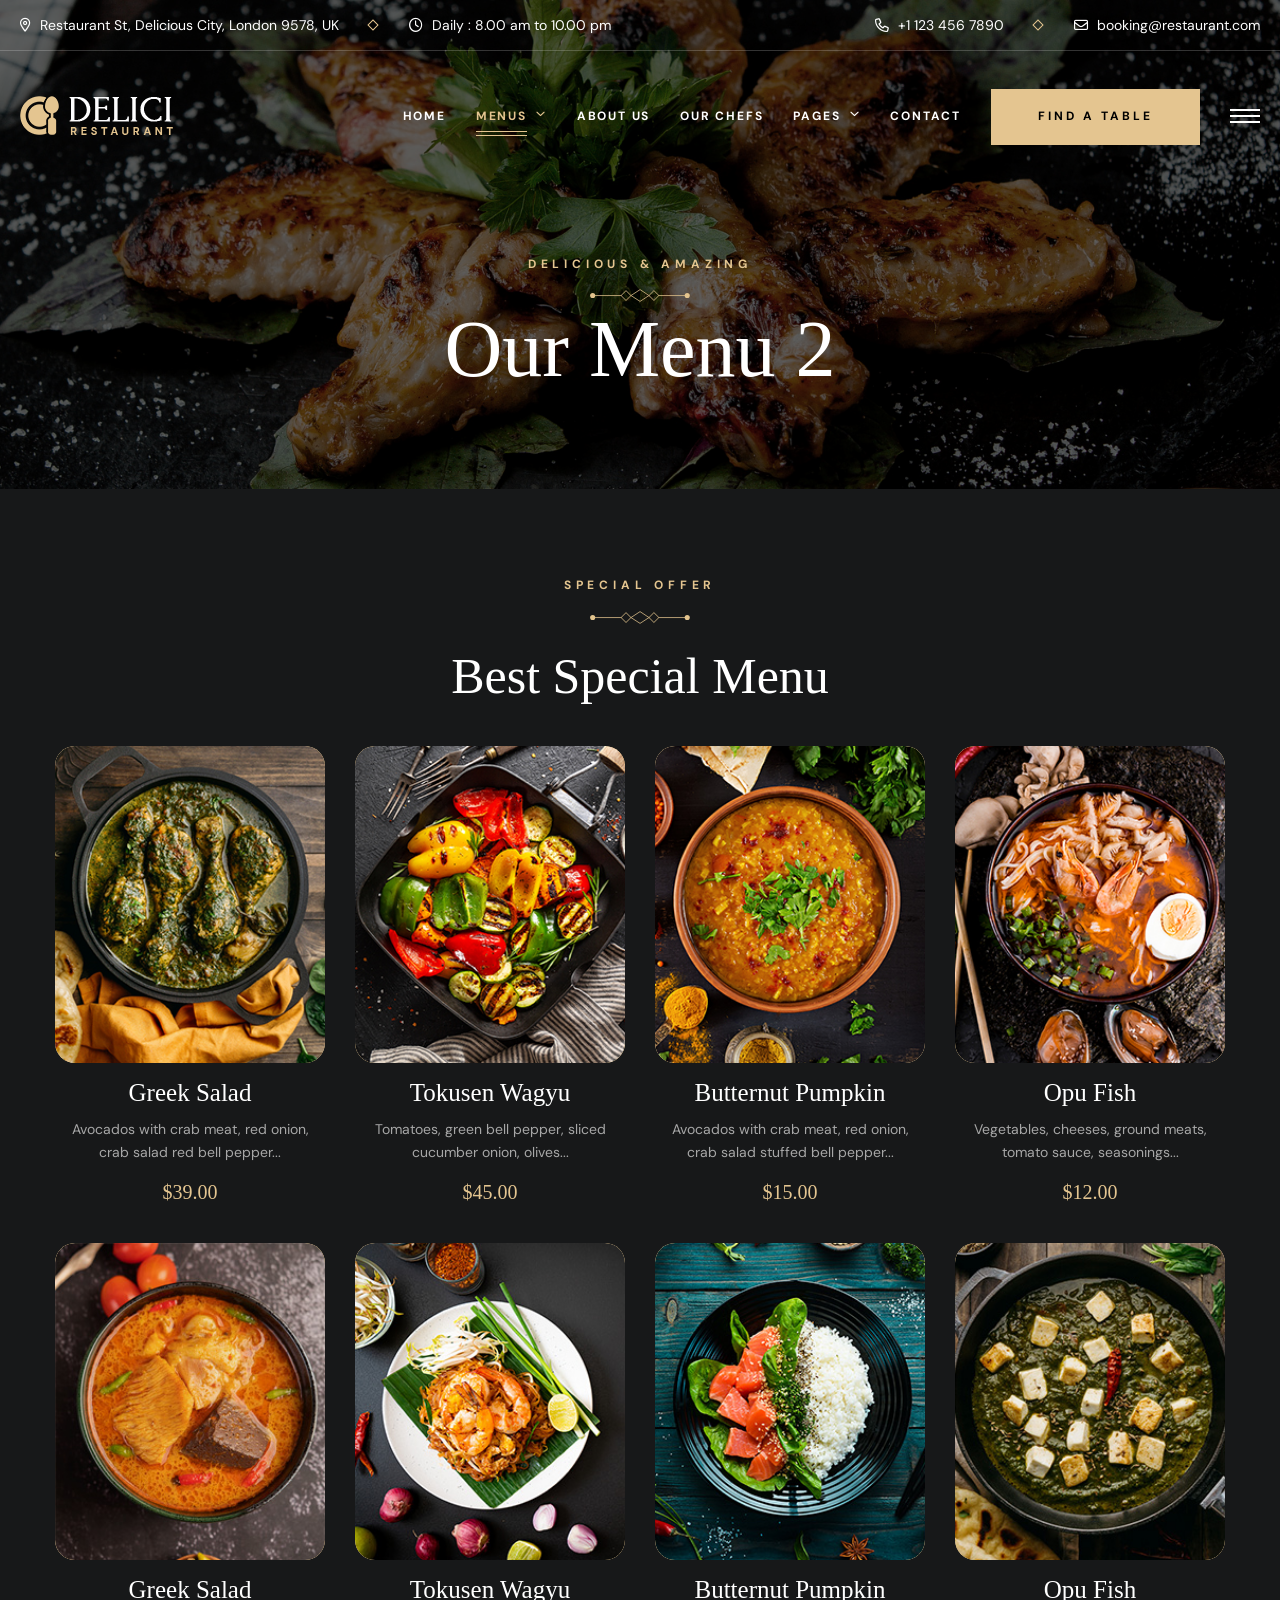
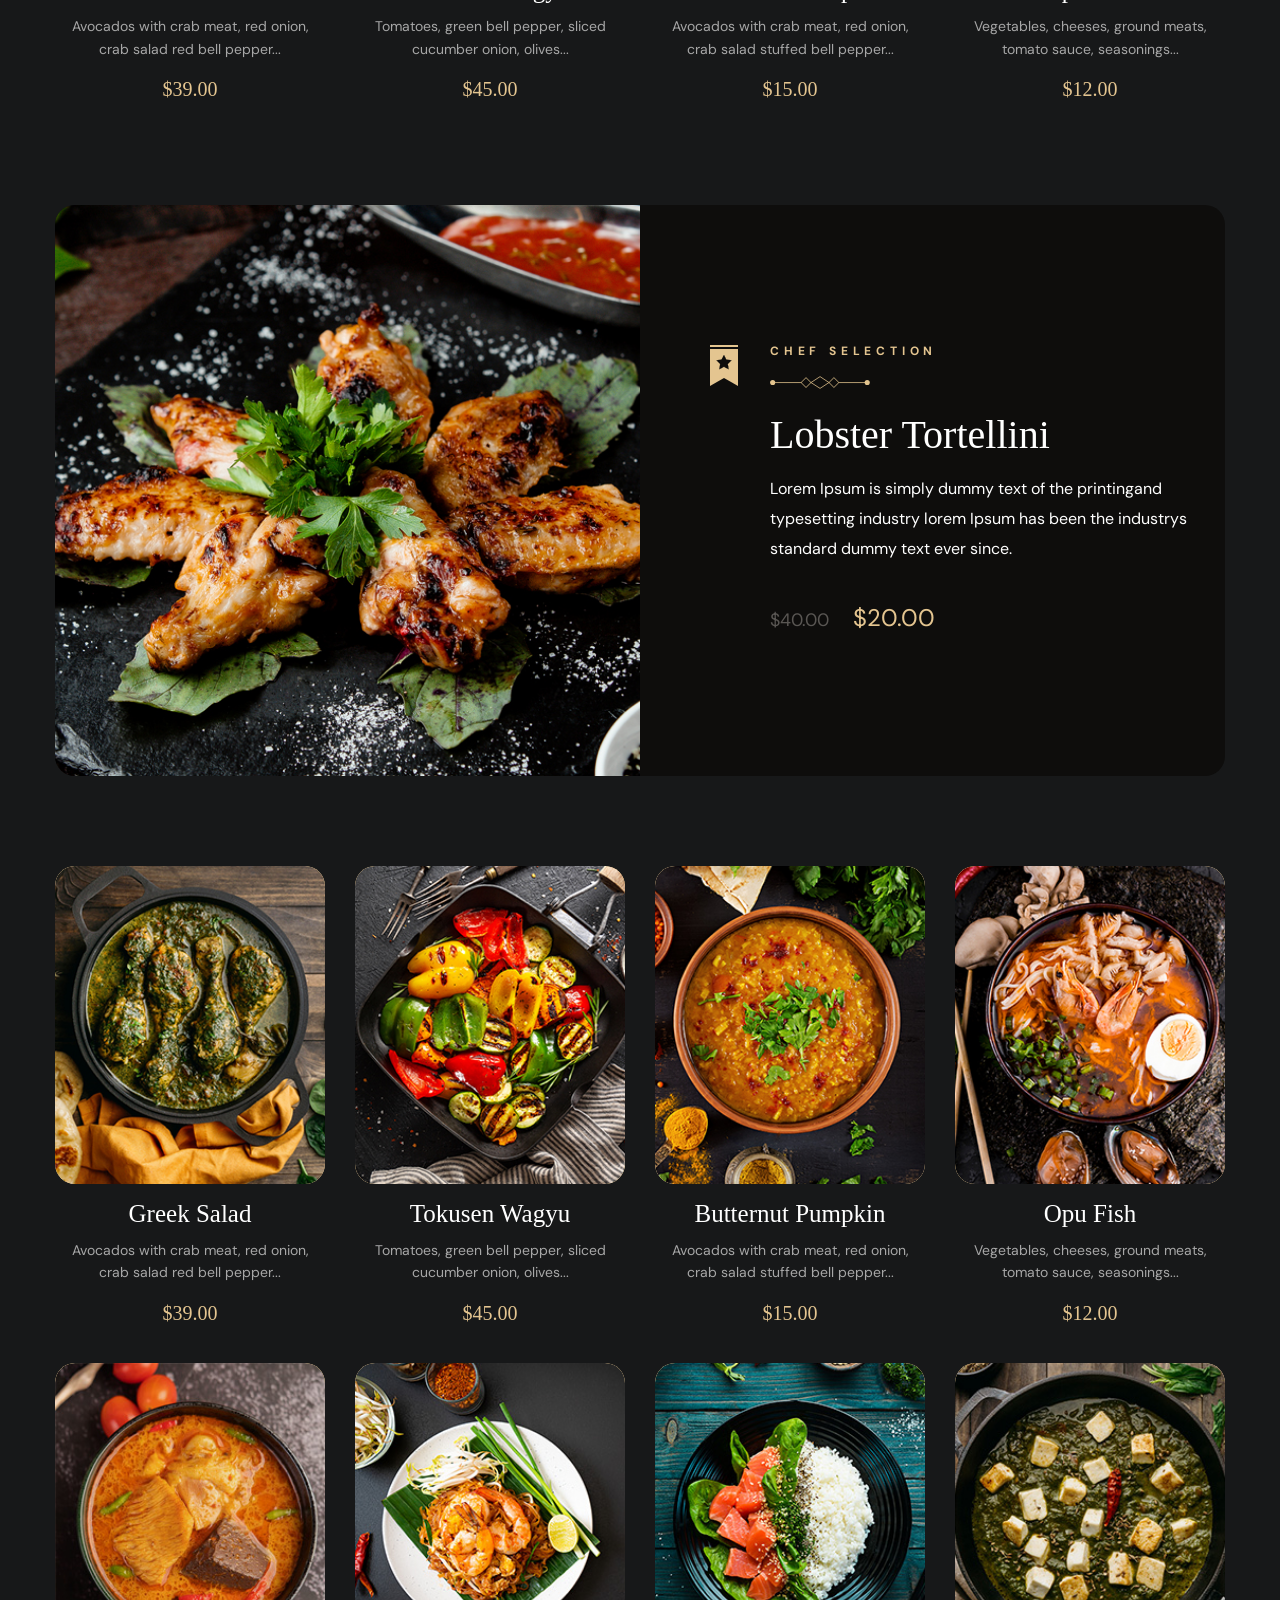
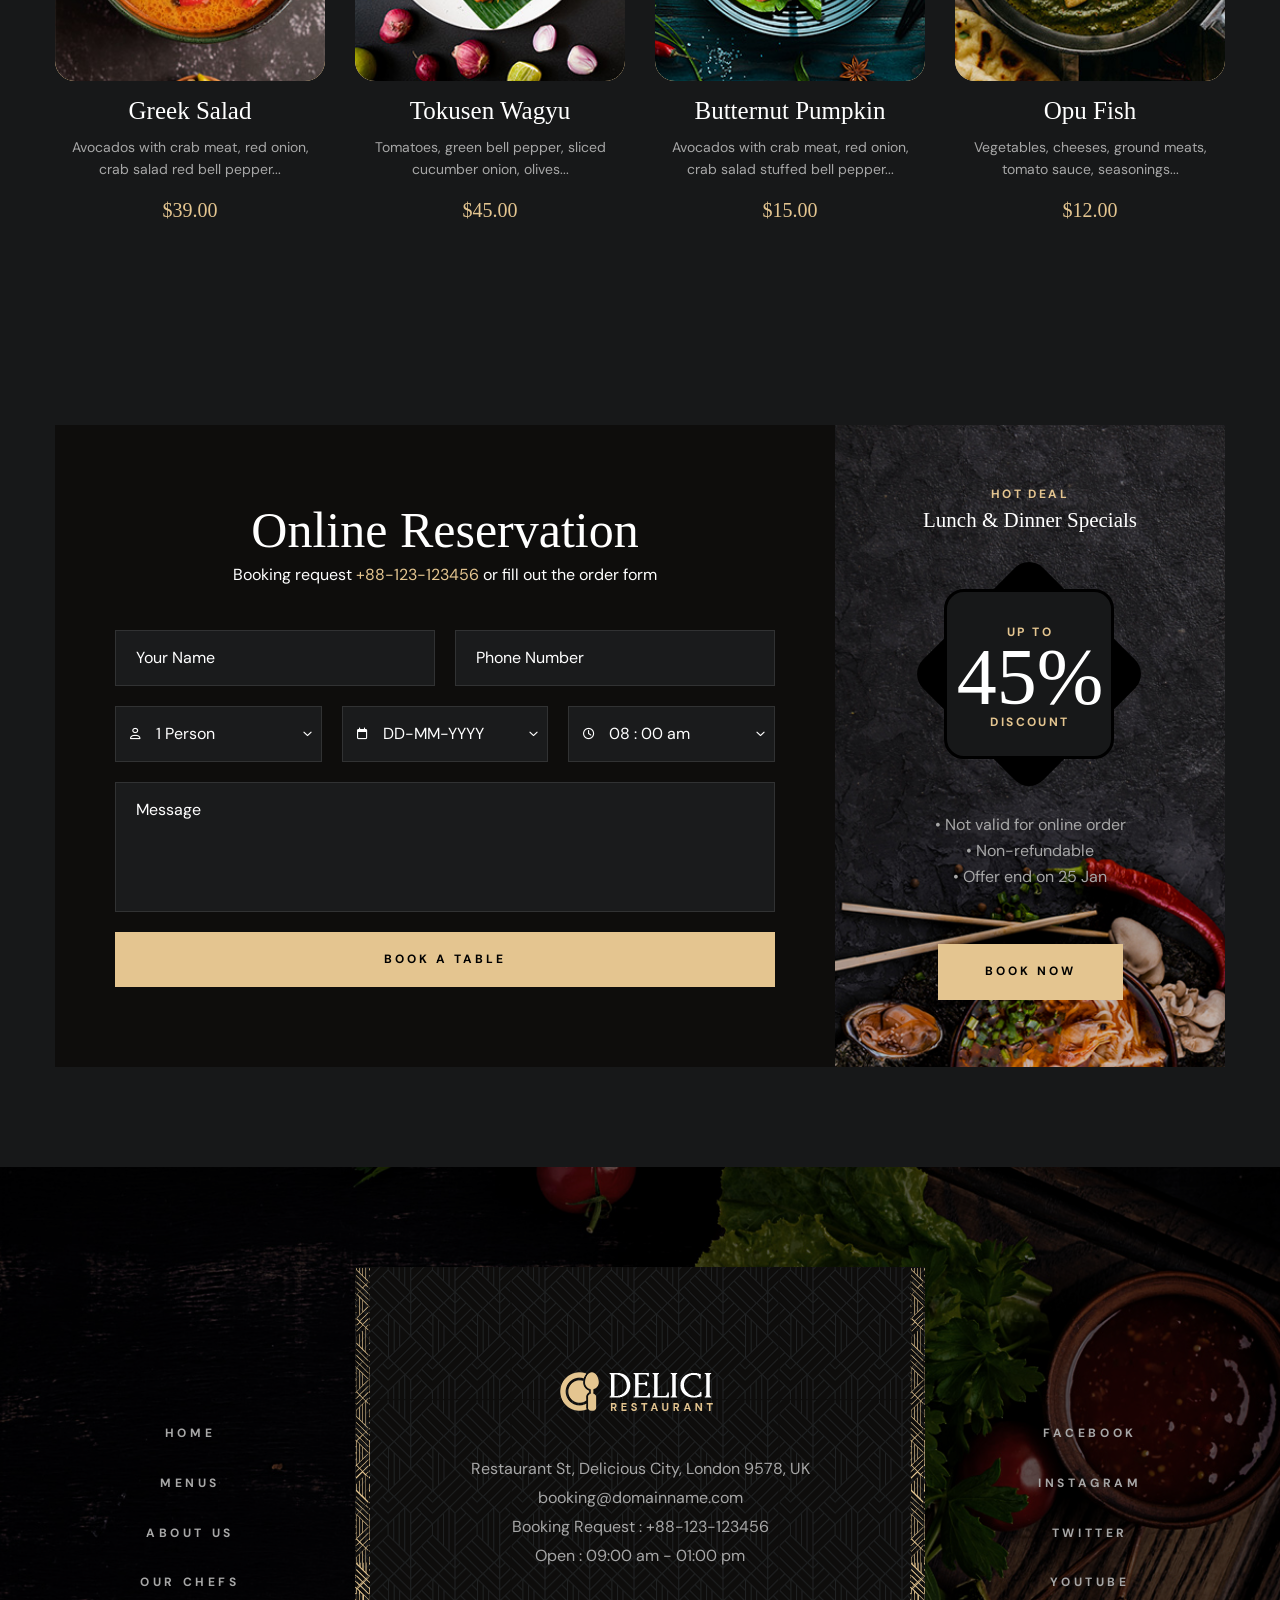
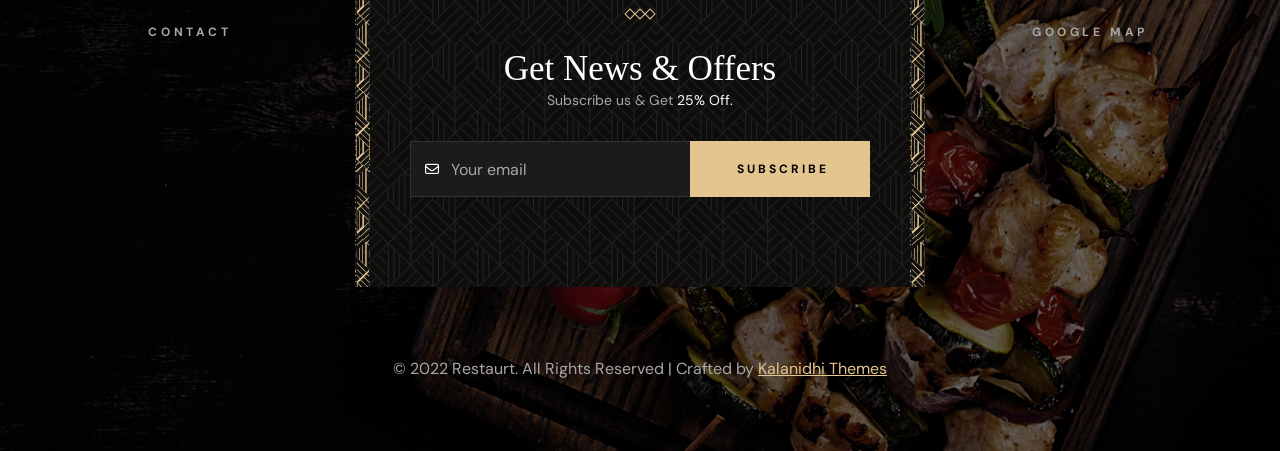
<file: front_template/menu-list-2.html>
<!DOCTYPE html>
<html lang="en">

<!-- Mirrored from kalanidhithemes.com/live-preview/landing-page/delici/all-demo/Delici-Defoult/menu-list-2.html by HTTrack Website Copier/3.x [XR&CO'2014], Wed, 20 May 2026 06:53:57 GMT -->
<head>
<meta charset="utf-8">
<title>Delici - Restaurants HTML Template - Menus List</title>
<!-- Stylesheets -->
<link href="css/bootstrap.css" rel="stylesheet">
<link href="css/style.css" rel="stylesheet">
<link rel="shortcut icon" href="images/favicon.png" type="image/x-icon">
<link rel="icon" href="images/favicon.png" type="image/x-icon">
<!-- Responsive -->
<meta http-equiv="X-UA-Compatible" content="IE=edge">
<meta name="viewport" content="width=device-width, initial-scale=1.0, maximum-scale=1.0, user-scalable=0">
<link href="css/responsive.css" rel="stylesheet">
<!--[if lt IE 9]><script src="https://cdnjs.cloudflare.com/ajax/libs/html5shiv/3.7.3/html5shiv.js"></script><![endif]--> 

</head>

<body>
  <div class="page-wrapper"> 
  
    <!-- Preloader -->
    <div class="loader-wrap">
        <div class="preloader">
            <div class="preloader-close">x</div>
            <div id="handle-preloader" class="handle-preloader">
                <div class="animation-preloader">
                    <div class="spinner"></div>
                    <div class="txt-loading">
                        <span data-text-preloader="D" class="letters-loading">
                            D
                        </span>
                        <span data-text-preloader="E" class="letters-loading">
                            E
                        </span>
                        <span data-text-preloader="L" class="letters-loading">
                            L
                        </span>
                        <span data-text-preloader="I" class="letters-loading">
                            I
                        </span>
                        <span data-text-preloader="C" class="letters-loading">
                            C
                        </span>
                        <span data-text-preloader="I" class="letters-loading">
                            I
                        </span>
                    </div>
                </div>  
            </div>
        </div>
    </div>
    <!-- Preloader End -->

    <!-- Main Header-->
    <header class="main-header">
        <div class="header-top">
            <div class="auto-container">
                <div class="inner clearfix">
                    <div class="top-left clearfix">
                        <ul class="top-info clearfix">
                            <li><i class="icon far fa-map-marker-alt"></i> Restaurant St, Delicious City, London 9578, UK</li>
                            <li><i class="icon far fa-clock"></i> Daily : 8.00 am to 10.00 pm</li>
                        </ul>
                    </div>
                    <div class="top-right clearfix">
                        <ul class="top-info clearfix">
                            <li><a href="tel:+11234567890"><i class="icon far fa-phone"></i> +1 123 456 7890</a></li>
                            <li><a href="mailto:booking@restaurant.com"><i class="icon far fa-envelope"></i> booking@restaurant.com</a></li>
                        </ul>
                    </div>
                </div>
            </div>
        </div>
        <!-- Header Upper -->
        <div class="header-upper">        
            <div class="auto-container">
                <!-- Main Box -->
                <div class="main-box clearfix">
                    <!--Logo-->
                    <div class="logo-box">
                         <div class="logo"><a href="index.html" title="Delici - Restaurants HTML Template"><img src="images/logo.png" alt="" title="Delici - Restaurants HTML Template"></a></div>
                    </div>

                    <div class="nav-box clearfix">
                        <!--Nav Outer-->
                        <div class="nav-outer clearfix">         
                            <nav class="main-menu">
                                <ul class="navigation clearfix">
                                    <li class=""><a href="index.html">Home</a>
                                    </li>
                                    <li class="current dropdown has-mega-menu"><a href="menu-list.html">Menus</a>
                                        <ul>
                                            <li>
                                                <div class="mega-menu">
                                                    <div class="menu-inner">
                                                        <div class="auto-container">
                                                            <div class="row clearfix">
                                                                <div class="menu-block col-lg-3 col-md-6 col-sm-6">
                                                                    <div class="image"><a href="menu-list-1.html"><img src="images/resource/menu-image-1.jpg" alt=""></a></div>
                                                                    <div class="title"><a href="menu-list-1.html">Menu list 1</a></div>
                                                                </div>
                                                                <div class="menu-block col-lg-3 col-md-6 col-sm-6">
                                                                    <div class="image"><a href="menu-list-2.html"><img src="images/resource/menu-image-2.jpg" alt=""></a></div>
                                                                    <div class="title"><a href="menu-list-2.html">Menu list 2</a></div>
                                                                </div>
                                                                <div class="menu-block col-lg-3 col-md-6 col-sm-6">
                                                                    <div class="image"><a href="menu-list-3.html"><img src="images/resource/menu-image-3.jpg" alt=""></a></div>
                                                                    <div class="title"><a href="menu-list-3.html">Menu list 3</a></div>
                                                                </div>
                                                                <div class="menu-block col-lg-3 col-md-6 col-sm-6">
                                                                    <div class="image"><a href="menu-list-4.html"><img src="images/resource/menu-image-4.jpg" alt=""></a></div>
                                                                    <div class="title"><a href="menu-list-4.html">Menu list 4</a></div>
                                                                </div>
                                                            </div>
                                                        </div>
                                                    </div>
                                                </div>
                                            </li>
                                        </ul>
                                    </li>
                                    <li><a href="about.html">About Us</a></li>
                                    <li><a href="our-chef.html">Our chefs</a></li>
                                    <li class="dropdown"><a href="#">Pages</a>
                                        <ul>
                                            <li><a href="#">Dropdown Menu 1</a></li>
                                            <li><a href="#">Dropdown Menu 2</a></li>
                                            <li><a href="#">Dropdown Menu 3</a></li>
                                            <li class="dropdown"><a href="#">Dropdown Menu 4</a>
                                                <ul>
                                                    <li><a href="#">Dropdown Menu level 2</a></li>
                                                    <li><a href="#">Dropdown Menu level 2</a></li>
                                                    <li><a href="#">Dropdown Menu Level 3</a></li>
                                                </ul>
                                            </li>
                                            <li><a href="#">Dropdown Lorem 5</a></li>
                                        </ul>
                                    </li>
                                    <li><a href="contact-us.html">Contact</a></li>
                                </ul>
                            </nav>
                            <!-- Main Menu End-->
                        </div>
                        <!--Nav Outer End-->

                        <div class="links-box clearfix">
                            <div class="link link-btn">
                                <a href="reservation-opentable.html" class="theme-btn btn-style-one clearfix">
                                    <span class="btn-wrap">
                                        <span class="text-one">find a table</span>
                                        <span class="text-two">find a table</span>
                                    </span>
                                </a>
                            </div>
                            <div class="link info-toggler">
                                <button class="info-btn">
                                    <span class="hamburger">
                                        <span class="top-bun"></span>
                                        <span class="meat"></span>
                                        <span class="bottom-bun"></span>
                                    </span>
                                </button>
                            </div>
                        </div>

                        <!-- Hidden Nav Toggler -->
                        <div class="nav-toggler">
                            <button class="hidden-bar-opener">
                                <span class="hamburger">
                                    <span class="top-bun"></span>
                                    <span class="meat"></span>
                                    <span class="bottom-bun"></span>
                                </span>
                            </button>
                        </div>

                    </div>

                </div>
            </div>
        </div>
    </header>
    <!--End Main Header -->

    
    <!--Menu Backdrop-->
    <div class="menu-backdrop"></div>

    <!-- Hidden Navigation Bar -->
    <section class="hidden-bar">
        <!-- Hidden Bar Wrapper -->
        <div class="inner-box">
            <div class="cross-icon hidden-bar-closer"><span class="far fa-close"></span></div>
            <div class="logo-box"><a href="index.html" title="Delici - Restaurants HTML Template"><img src="images/resource/sidebar-logo.png" alt="" title="Delici - Restaurants HTML Template"></a></div>
            
            <!-- .Side-menu -->
            <div class="side-menu">
                 <ul class="navigation clearfix">
                    <li class=""><a href="index.html">Home</a>
                    </li>
                    <li class="current dropdown"><a href="menu-list.html">Menus</a>
                        <ul>
                            <li><a href="menu-list-1.html">Menu List 1</a></li>
                            <li><a href="menu-list-2.html">Menu List 2</a></li>
                            <li><a href="menu-list-3.html">Menu List 3</a></li>
                            <li><a href="menu-list-4.html">Menu List 4</a></li>
                        </ul>
                    </li>
                    <li><a href="about.html">About Us</a></li>
                    <li><a href="our-chef.html">Our chefs</a></li>
                    <li class="dropdown"><a href="#">Pages</a>
                        <ul>
                            <li><a href="#">Dropdown Menu 1</a></li>
                            <li><a href="#">Dropdown Menu 2</a></li>
                            <li><a href="#">Dropdown Menu 3</a></li>
                            <li class="dropdown"><a href="#">Dropdown Menu 4</a>
                                <ul>
                                    <li><a href="#">Dropdown Menu level 2</a></li>
                                    <li><a href="#">Dropdown Menu level 2</a></li>
                                    <li><a href="#">Dropdown Menu Level 3</a></li>
                                </ul>
                            </li>
                            <li><a href="#">Dropdown Lorem 5</a></li>
                        </ul>
                    </li>
                    <li><a href="contact-us.html">Contact</a></li>
                </ul>
            </div><!-- /.Side-menu -->
            
            <h2>Visit Us</h2>
            <ul class="info">
                <li>Restaurant St, Delicious City, <br>London 9578, UK</li>
                <li>Open: 9.30 am - 2.30pm</li>
                <li><a href="mailto:booking@domainame.com">booking@domainame.com</a></li>
            </ul>
            <div class="separator"><span></span></div>
            <div class="booking-info">
                <div class="bk-title">Booking request</div>
                <div class="bk-no"><a href="tel:+88-123-123456">+88-123-123456</a></div>
            </div>
        
        </div><!-- / Hidden Bar Wrapper -->
    </section>
    <!-- / Hidden Bar -->

    <!--Info Back Drop-->
    <div class="info-back-drop"></div>
    
    <!-- Hidden Bar -->
    <section class="info-bar">
        <div class="inner-box">
            <div class="cross-icon"><span class="far fa-close"></span></div>
            <div class="logo-box"><a href="index.html" title="Delici - Restaurants HTML Template"><img src="images/resource/sidebar-logo.png" alt="" title="Delici - Restaurants HTML Template"></a></div>
            <div class="image-box"><img src="images/resource/sidebar-image.jpg" alt="" title=""></div>

            <h2>Visit Us</h2>
            <ul class="info">
                <li>Restaurant St, Delicious City, <br>London 9578, UK</li>
                <li>Open: 9.30 am - 2.30pm</li>
                <li><a href="mailto:booking@domainame.com">booking@domainame.com</a></li>
            </ul>
            <div class="separator"><span></span></div>
            <div class="booking-info">
                <div class="bk-title">Booking request</div>
                <div class="bk-no"><a href="tel:+88-123-123456">+88-123-123456</a></div>
            </div>
        </div>
    </section>
    <!--End Hidden Bar -->

    <!-- Inner Banner Section -->
    <section class="inner-banner">
        <div class="image-layer" style="background-image: url(images/background/banner-image-2.jpg);"></div>
        <div class="auto-container">
            <div class="inner">
                <div class="subtitle"><span>delicious & amazing</span></div>
                <div class="pattern-image"><img src="images/icons/separator.svg" alt="" title=""></div>
                <h1><span>Our Menu 2</span></h1>
            </div>
        </div>
    </section>
    <!--End Banner Section -->

    <!--Special Offer Section-->
    <section class="special-offer-two">
        <div class="left-bg"><img src="images/background/bg-20.png" alt="" title=""></div>
        <div class="right-bg"><img src="images/background/bg-19.png" alt="" title=""></div>
        <div class="auto-container">
            <div class="title-box centered">
                <div class="subtitle"><span>special offer</span></div>
                <div class="pattern-image"><img src="images/icons/separator.svg" alt="" title=""></div>
                <h2>Best Special Menu</h2>
            </div>
            <div class="row clearfix">
                <!--Item-->
                <div class="offer-block-three col-xl-3 col-lg-4 col-md-6 col-sm-12">
                    <div class="inner-box wow fadeInUp" data-wow-duration="1500ms" data-wow-delay="0ms">
                        <div class="image"><a href="#"><img src="images/resource/menu-image-11.jpg" alt=""></a></div>
                        <h4><a href="menu-list.html">Greek Salad</a></h4>
                        <div class="text desc">Avocados with crab meat, red onion, crab salad red bell pepper...</div>
                        <div class="price">$39.00</div>
                    </div>
                </div>

                <!--Item-->
                <div class="offer-block-three col-xl-3 col-lg-4 col-md-6 col-sm-12">
                    <div class="inner-box wow fadeInUp" data-wow-duration="1500ms" data-wow-delay="200ms">
                        <div class="image"><a href="#"><img src="images/resource/menu-image-12.jpg" alt=""></a></div>
                        <h4><a href="menu-list.html">Tokusen Wagyu</a></h4>
                        <div class="text desc">Tomatoes, green bell pepper, sliced cucumber onion, olives...</div>
                        <div class="price">$45.00</div>
                    </div>
                </div>

                <!--Item-->
                <div class="offer-block-three col-xl-3 col-lg-4 col-md-6 col-sm-12">
                    <div class="inner-box wow fadeInUp" data-wow-duration="1500ms" data-wow-delay="400ms">
                        <div class="image"><a href="#"><img src="images/resource/menu-image-13.jpg" alt=""></a></div>
                        <h4><a href="menu-list.html">Butternut Pumpkin</a></h4>
                        <div class="text desc">Avocados with crab meat, red onion, crab salad stuffed bell pepper...</div>
                        <div class="price">$15.00</div>
                    </div>
                </div>

                <!--Item-->
                <div class="offer-block-three col-xl-3 col-lg-4 col-md-6 col-sm-12">
                    <div class="inner-box wow fadeInUp" data-wow-duration="1500ms" data-wow-delay="600ms">
                        <div class="image"><a href="#"><img src="images/resource/menu-image-14.jpg" alt=""></a></div>
                        <h4><a href="menu-list.html">Opu Fish</a></h4>
                        <div class="text desc">Vegetables, cheeses, ground meats, tomato sauce, seasonings...</div>
                        <div class="price">$12.00</div>
                    </div>
                </div>

                <!--Item-->
                <div class="offer-block-three col-xl-3 col-lg-4 col-md-6 col-sm-12">
                    <div class="inner-box wow fadeInUp" data-wow-duration="1500ms" data-wow-delay="0ms">
                        <div class="image"><a href="#"><img src="images/resource/menu-image-15.jpg" alt=""></a></div>
                        <h4><a href="menu-list.html">Greek Salad</a></h4>
                        <div class="text desc">Avocados with crab meat, red onion, crab salad red bell pepper...</div>
                        <div class="price">$39.00</div>
                    </div>
                </div>

                <!--Item-->
                <div class="offer-block-three col-xl-3 col-lg-4 col-md-6 col-sm-12">
                    <div class="inner-box wow fadeInUp" data-wow-duration="1500ms" data-wow-delay="200ms">
                        <div class="image"><a href="#"><img src="images/resource/menu-image-16.jpg" alt=""></a></div>
                        <h4><a href="menu-list.html">Tokusen Wagyu</a></h4>
                        <div class="text desc">Tomatoes, green bell pepper, sliced cucumber onion, olives...</div>
                        <div class="price">$45.00</div>
                    </div>
                </div>

                <!--Item-->
                <div class="offer-block-three col-xl-3 col-lg-4 col-md-6 col-sm-12">
                    <div class="inner-box wow fadeInUp" data-wow-duration="1500ms" data-wow-delay="400ms">
                        <div class="image"><a href="#"><img src="images/resource/menu-image-17.jpg" alt=""></a></div>
                        <h4><a href="menu-list.html">Butternut Pumpkin</a></h4>
                        <div class="text desc">Avocados with crab meat, red onion, crab salad stuffed bell pepper...</div>
                        <div class="price">$15.00</div>
                    </div>
                </div>

                <!--Item-->
                <div class="offer-block-three col-xl-3 col-lg-4 col-md-6 col-sm-12">
                    <div class="inner-box wow fadeInUp" data-wow-duration="1500ms" data-wow-delay="600ms">
                        <div class="image"><a href="#"><img src="images/resource/menu-image-18.jpg" alt=""></a></div>
                        <h4><a href="menu-list.html">Opu Fish</a></h4>
                        <div class="text desc">Vegetables, cheeses, ground meats, tomato sauce, seasonings...</div>
                        <div class="price">$12.00</div>
                    </div>
                </div>

            </div>
        </div>
    </section>

    <!--Chef Selection Section-->
    <section class="chef-selection">
        <div class="auto-container">
            <div class="outer-container">
                <div class="row clearfix">
                    <!--Col-->
                    <div class="image-col col-xl-6 col-lg-6 col-md-12 col-sm-12">
                        <div class="inner wow fadeInLeft" data-wow-duration="1500ms" data-wow-delay="0ms">
                            <div class="image-layer" style="background-image: url(images/background/image-8.jpg);"></div>
                            <div class="image"><img src="images/background/image-8.jpg" alt=""></div>
                        </div>
                    </div>
                    <!--Col-->
                    <div class="content-col col-xl-6 col-lg-6 col-md-12 col-sm-12">
                        <div class="inner wow fadeInRight" data-wow-duration="1500ms" data-wow-delay="0ms">
                            <div class="title-box">
                                <span class="badge-icon"><img src="images/resource/badge-2.png" alt="" title=""></span>
                                <div class="subtitle"><span>chef selection</span></div>
                                <div class="pattern-image"><img src="images/icons/separator.svg" alt="" title=""></div>
                                <h3>Lobster Tortellini</h3>
                                <div class="text">Lorem Ipsum is simply dummy text of the printingand typesetting industry lorem Ipsum has been the industrys standard dummy text ever since.</div>
                            </div>
                            <div class="price"><span class="old">$40.00</span> <span class="new">$20.00</span></div>
                        </div>
                    </div>

                </div>
            </div>
        </div>
    </section>

    <!--Special Offer Section-->
    <section class="special-offer-two">
        <div class="right-bg"><img src="images/background/bg-24.png" alt="" title=""></div>
        <div class="auto-container">
            <div class="row clearfix">
                <!--Item-->
                <div class="offer-block-three col-xl-3 col-lg-4 col-md-6 col-sm-12">
                    <div class="inner-box wow fadeInUp" data-wow-duration="1500ms" data-wow-delay="0ms">
                        <div class="image"><a href="#"><img src="images/resource/menu-image-11.jpg" alt=""></a></div>
                        <h4><a href="menu-list.html">Greek Salad</a></h4>
                        <div class="text desc">Avocados with crab meat, red onion, crab salad red bell pepper...</div>
                        <div class="price">$39.00</div>
                    </div>
                </div>

                <!--Item-->
                <div class="offer-block-three col-xl-3 col-lg-4 col-md-6 col-sm-12">
                    <div class="inner-box wow fadeInUp" data-wow-duration="1500ms" data-wow-delay="200ms">
                        <div class="image"><a href="#"><img src="images/resource/menu-image-12.jpg" alt=""></a></div>
                        <h4><a href="menu-list.html">Tokusen Wagyu</a></h4>
                        <div class="text desc">Tomatoes, green bell pepper, sliced cucumber onion, olives...</div>
                        <div class="price">$45.00</div>
                    </div>
                </div>

                <!--Item-->
                <div class="offer-block-three col-xl-3 col-lg-4 col-md-6 col-sm-12">
                    <div class="inner-box wow fadeInUp" data-wow-duration="1500ms" data-wow-delay="400ms">
                        <div class="image"><a href="#"><img src="images/resource/menu-image-13.jpg" alt=""></a></div>
                        <h4><a href="menu-list.html">Butternut Pumpkin</a></h4>
                        <div class="text desc">Avocados with crab meat, red onion, crab salad stuffed bell pepper...</div>
                        <div class="price">$15.00</div>
                    </div>
                </div>

                <!--Item-->
                <div class="offer-block-three col-xl-3 col-lg-4 col-md-6 col-sm-12">
                    <div class="inner-box wow fadeInUp" data-wow-duration="1500ms" data-wow-delay="600ms">
                        <div class="image"><a href="#"><img src="images/resource/menu-image-14.jpg" alt=""></a></div>
                        <h4><a href="menu-list.html">Opu Fish</a></h4>
                        <div class="text desc">Vegetables, cheeses, ground meats, tomato sauce, seasonings...</div>
                        <div class="price">$12.00</div>
                    </div>
                </div>

                <!--Item-->
                <div class="offer-block-three col-xl-3 col-lg-4 col-md-6 col-sm-12">
                    <div class="inner-box wow fadeInUp" data-wow-duration="1500ms" data-wow-delay="0ms">
                        <div class="image"><a href="#"><img src="images/resource/menu-image-15.jpg" alt=""></a></div>
                        <h4><a href="menu-list.html">Greek Salad</a></h4>
                        <div class="text desc">Avocados with crab meat, red onion, crab salad red bell pepper...</div>
                        <div class="price">$39.00</div>
                    </div>
                </div>

                <!--Item-->
                <div class="offer-block-three col-xl-3 col-lg-4 col-md-6 col-sm-12">
                    <div class="inner-box wow fadeInUp" data-wow-duration="1500ms" data-wow-delay="200ms">
                        <div class="image"><a href="#"><img src="images/resource/menu-image-16.jpg" alt=""></a></div>
                        <h4><a href="menu-list.html">Tokusen Wagyu</a></h4>
                        <div class="text desc">Tomatoes, green bell pepper, sliced cucumber onion, olives...</div>
                        <div class="price">$45.00</div>
                    </div>
                </div>

                <!--Item-->
                <div class="offer-block-three col-xl-3 col-lg-4 col-md-6 col-sm-12">
                    <div class="inner-box wow fadeInUp" data-wow-duration="1500ms" data-wow-delay="400ms">
                        <div class="image"><a href="#"><img src="images/resource/menu-image-17.jpg" alt=""></a></div>
                        <h4><a href="menu-list.html">Butternut Pumpkin</a></h4>
                        <div class="text desc">Avocados with crab meat, red onion, crab salad stuffed bell pepper...</div>
                        <div class="price">$15.00</div>
                    </div>
                </div>

                <!--Item-->
                <div class="offer-block-three col-xl-3 col-lg-4 col-md-6 col-sm-12">
                    <div class="inner-box wow fadeInUp" data-wow-duration="1500ms" data-wow-delay="600ms">
                        <div class="image"><a href="#"><img src="images/resource/menu-image-18.jpg" alt=""></a></div>
                        <h4><a href="menu-list.html">Opu Fish</a></h4>
                        <div class="text desc">Vegetables, cheeses, ground meats, tomato sauce, seasonings...</div>
                        <div class="price">$12.00</div>
                    </div>
                </div>

            </div>
        </div>
    </section>

    <!--Reservation Section-->
    <section class="reserve-section style-two">
        <div class="image-layer" style="background-image: url(images/background/image-10.jpg);"></div>
        <div class="auto-container">
            <div class="outer-box">
                <div class="row clearfix">
                    <div class="reserv-col col-lg-8 col-md-12 col-sm-12">
                        <div class="inner">
                            <div class="title">
                                <h2>Online Reservation</h2>
                                <div class="request-info">Booking request <a href="#">+88-123-123456</a> or fill out the order form</div>
                            </div>
                            <div class="default-form reservation-form">
                                <form method="post" action="https://kalanidhithemes.com/live-preview/landing-page/delici/all-demo/Delici-Defoult/index.html">
                                    <div class="row clearfix">
                                        <div class="form-group col-lg-6 col-md-6 col-sm-12">
                                            <div class="field-inner">
                                                <input type="text" name="fieldname" value="" placeholder="Your Name" required>
                                            </div>
                                        </div>
                                        <div class="form-group col-lg-6 col-md-6 col-sm-12">
                                            <div class="field-inner">
                                                <input type="text" name="fieldname" value="" placeholder="Phone Number" required>
                                            </div>
                                        </div>
                                        <div class="form-group col-lg-4 col-md-6 col-sm-12">
                                            <div class="field-inner">
                                                <span class="alt-icon far fa-user"></span>
                                                <select class="l-icon">
                                                    <option>1 Person</option>
                                                    <option>2 Person</option>
                                                    <option>3 Person</option>
                                                    <option>4 Person</option>
                                                    <option>5 Person</option>
                                                    <option>6 Person</option>
                                                    <option>7 Person</option>
                                                </select>
                                                <span class="arrow-icon far fa-angle-down"></span>
                                            </div>
                                        </div>
                                        <div class="form-group col-lg-4 col-md-6 col-sm-12">
                                            <div class="field-inner">
                                                <span class="alt-icon far fa-calendar"></span>
                                                <input class="l-icon datepicker" type="text" name="fieldname" value="" placeholder="DD-MM-YYYY" required readonly>
                                                <span class="arrow-icon far fa-angle-down"></span>
                                            </div>
                                        </div>
                                        <div class="form-group col-lg-4 col-md-12 col-sm-12">
                                            <div class="field-inner">
                                                <span class="alt-icon far fa-clock"></span>
                                                <select class="l-icon">
                                                    <option>08 : 00 am</option>
                                                    <option>09 : 00 am</option>
                                                    <option>10 : 00 am</option>
                                                    <option>11 : 00 am</option>
                                                    <option>12 : 00 pm</option>
                                                    <option>01 : 00 pm</option>
                                                    <option>02 : 00 pm</option>
                                                    <option>03 : 00 pm</option>
                                                    <option>04 : 00 pm</option>
                                                    <option>05 : 00 pm</option>
                                                    <option>06 : 00 pm</option>
                                                    <option>07 : 00 pm</option>
                                                    <option>08 : 00 pm</option>
                                                    <option>09 : 00 pm</option>
                                                    <option>10 : 00 pm</option>
                                                </select>
                                                <span class="arrow-icon far fa-angle-down"></span>
                                            </div>
                                        </div>
                                        <div class="form-group col-lg-12 col-md-12 col-sm-12">
                                            <div class="field-inner">
                                                <textarea name="fieldname" placeholder="Message" required></textarea>
                                            </div>
                                        </div>
                                        <div class="form-group col-lg-12 col-md-12 col-sm-12">
                                            <div class="field-inner">
                                                <button type="submit" class="theme-btn btn-style-one clearfix">
                                                    <span class="btn-wrap">
                                                        <span class="text-one">book a table</span>
                                                        <span class="text-two">book a table</span>
                                                    </span>
                                                </button>
                                            </div>
                                        </div>
                                    </div>
                                </form>
                            </div>
                        </div>
                    </div>
                    <div class="info-col col-lg-4 col-md-12 col-sm-12">
                        <div class="inner">
                            <div class="img-layer" style="background-image: url(images/background/image-11.jpg);"></div>
                            <div class="title">
                                <div class="subtitle">hot deal</div>
                                <h5>Lunch & Dinner Specials</h5>
                            </div>
                            <div class="data">
                                <div class="discount-info">
                                    <div class="s-ttl">up to</div>
                                    <div class="num">45%</div>
                                    <div class="s-ttl">discount</div>
                                </div>
                                <div class="instruction">
                                    • Not valid for online order <br>
                                    • Non-refundable <br>
                                    • Offer end on 25 Jan <br>
                                </div>
                                <div class="link-box">
                                    <a href="reservation-opentable.html" class="theme-btn btn-style-one clearfix">
                                        <span class="btn-wrap">
                                            <span class="text-one">book now</span>
                                            <span class="text-two">book now</span>
                                        </span>
                                    </a>
                                </div>
                            </div>
                        </div>
                    </div>
                </div>

            </div>
        </div>
    </section>

    <!--Main Footer-->
    <footer class="main-footer">
        <div class="image-layer" style="background-image: url(images/background/image-4.jpg);"></div>
        <div class="upper-section">
            <div class="auto-container">
                <div class="row clearfix">
                    <!--Footer Col-->
                    <div class="footer-col info-col col-lg-6 col-md-12 col-sm-12">
                        <div class="inner wow fadeInUp" data-wow-delay="0ms" data-wow-duration="1500ms">
                            <div class="content">
                                <div class="logo"><a href="index.html" title="Delici - Restaurants HTML Template"><img src="images/logo.png" alt="" title="Delici - Restaurants HTML Template"></a></div>
                                <div class="info">
                                    <ul>
                                        <li>Restaurant St, Delicious City, London 9578, UK</li>
                                        <li><a href="mailto:booking@domainname.com">booking@domainname.com</a></li>
                                        <li><a href="tel:+88-123-123456">Booking Request : +88-123-123456</a></li>
                                        <li>Open : 09:00 am - 01:00 pm</li>
                                    </ul>
                                </div>
                                <div class="separator"><span></span><span></span><span></span></div>
                                <div class="newsletter">
                                    <h3>Get News & Offers</h3>
                                    <div class="text">Subscribe us & Get <span>25% Off.</span></div>
                                    <div class="newsletter-form">
                                        <form method="post" action="https://kalanidhithemes.com/live-preview/landing-page/delici/all-demo/Delici-Defoult/index.html">
                                            <div class="form-group">
                                                <span class="alt-icon far fa-envelope"></span>
                                                <input type="email" name="email" value="" placeholder="Your email" required>
                                                <button type="submit" class="theme-btn btn-style-one clearfix">
                                                    <span class="btn-wrap">
                                                        <span class="text-one">subscribe</span>
                                                        <span class="text-two">subscribe</span>
                                                    </span>
                                                </button>
                                            </div>
                                        </form>
                                    </div>
                                </div>
                            </div>
                        </div>
                    </div>
                    <!--Footer Col-->
                    <div class="footer-col links-col col-lg-3 col-md-6 col-sm-12">
                        <div class="inner wow fadeInLeft" data-wow-delay="0ms" data-wow-duration="1500ms">
                            <ul class="links">
                                <li><a href="home.html">Home</a></li>
                                <li><a href="menu-list-1.html">Menus</a></li>
                                <li><a href="about.html">About us</a></li>
                                <li><a href="our-chef.html">Our chefs</a></li>
                                <li><a href="contact-us.html">Contact</a></li>
                            </ul>
                        </div>
                    </div>
                    <!--Footer Col-->
                    <div class="footer-col links-col last col-lg-3 col-md-6 col-sm-12">
                        <div class="inner wow fadeInRight" data-wow-delay="0ms" data-wow-duration="1500ms">
                            <ul class="links">
                                <li><a href="#">facebook</a></li>
                                <li><a href="#">instagram</a></li>
                                <li><a href="#">Twitter</a></li>
                                <li><a href="#">Youtube</a></li>
                                <li><a href="#">Google map</a></li>
                            </ul>
                        </div>
                    </div>
                </div>
            </div>
        </div>
        <div class="footer-bottom">
            <div class="auto-container">
                <div class="copyright">&copy; 2022 Restaurt. All Rights Reserved   |    Crafted by <a href="https://themeforest.net/user/kalanidhithemes" target="blank">Kalanidhi Themes</a></div>
            </div>
        </div>
    </footer>

</div>
<!--End pagewrapper--> 

<!--Scroll to top-->
<div class="scroll-to-top scroll-to-target" data-target="html"><span class="icon fa fa-angle-up"></span></div>

<script src="js/jquery.js"></script>
<script src="js/popper.min.js"></script>
<script src="js/bootstrap.min.js"></script>
<script src="js/jquery-ui.js"></script>
<script src="js/jquery.fancybox.js"></script>
<script src="js/swiper.js"></script>
<script src="js/owl.js"></script>
<script src="js/appear.js"></script>
<script src="js/wow.js"></script>
<script src="js/custom-script.js"></script>
</body>

<!-- Mirrored from kalanidhithemes.com/live-preview/landing-page/delici/all-demo/Delici-Defoult/menu-list-2.html by HTTrack Website Copier/3.x [XR&CO'2014], Wed, 20 May 2026 06:53:59 GMT -->
</html>
</file>
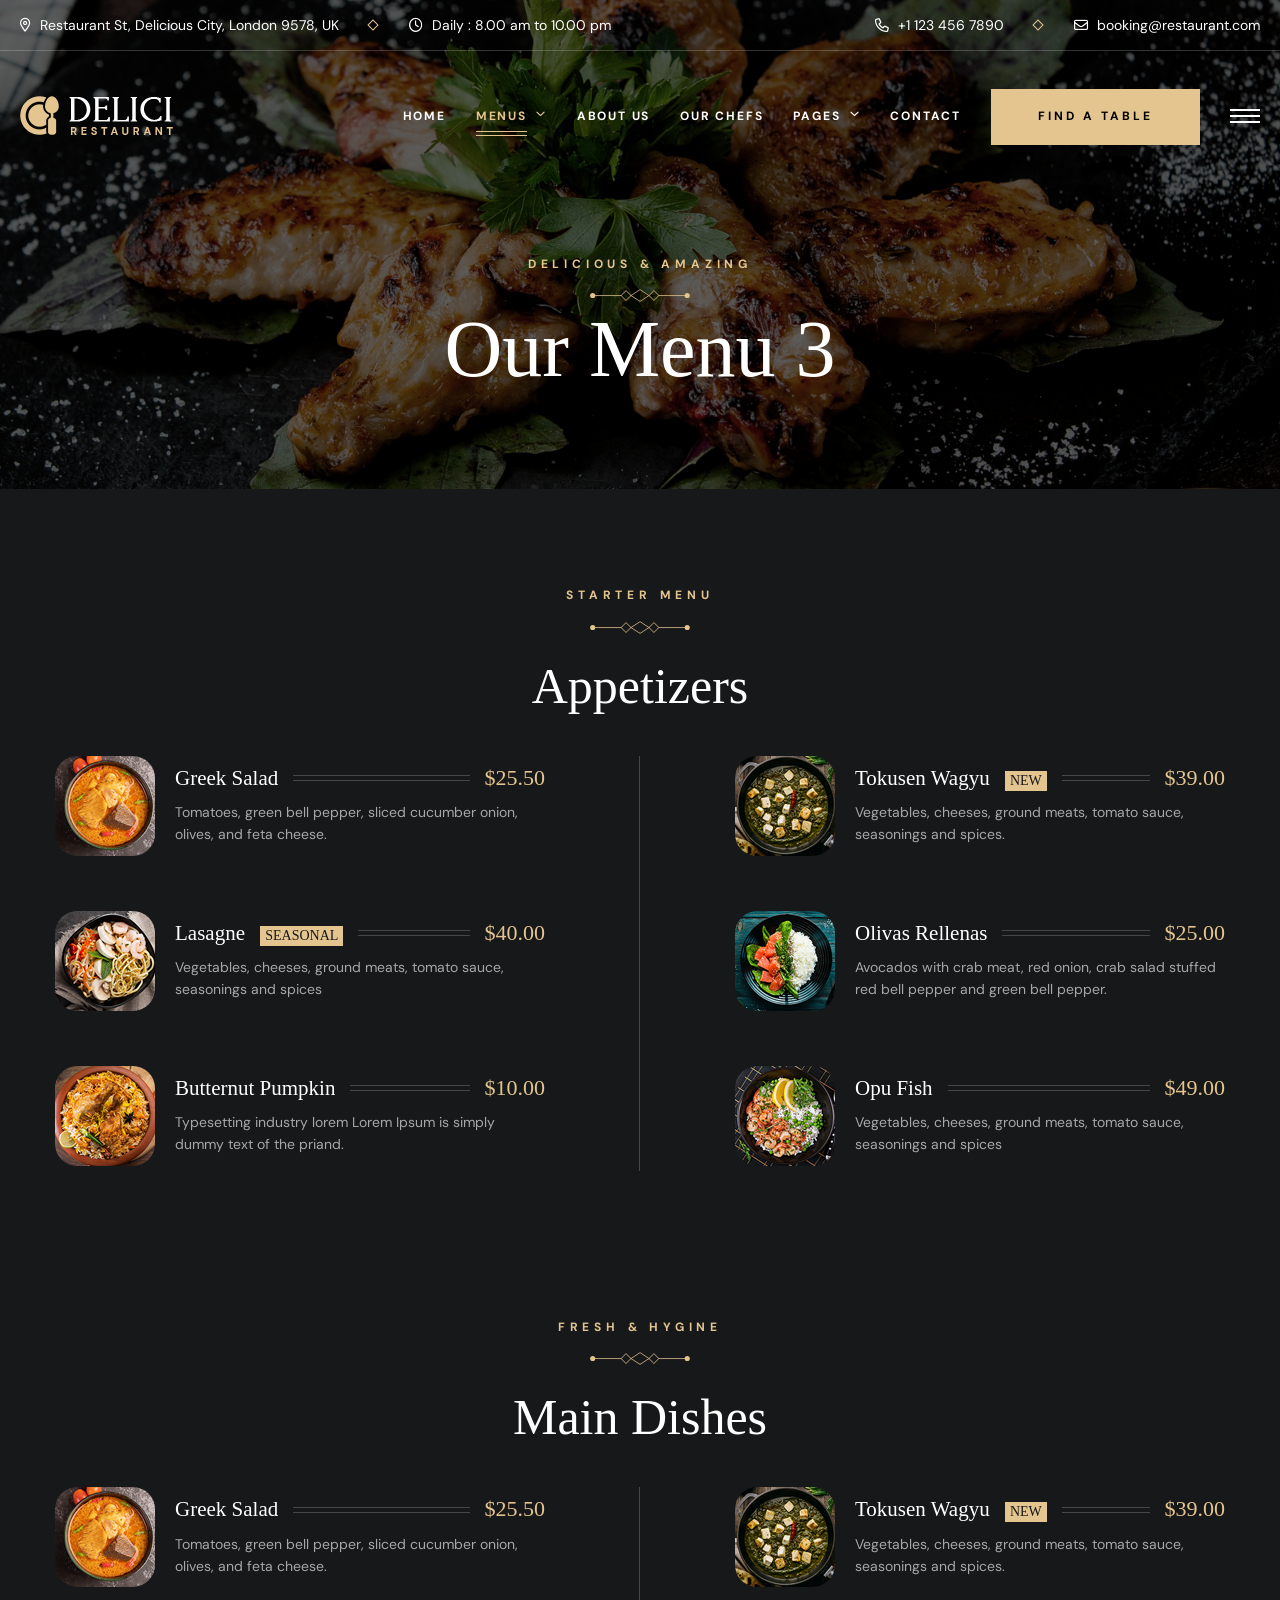
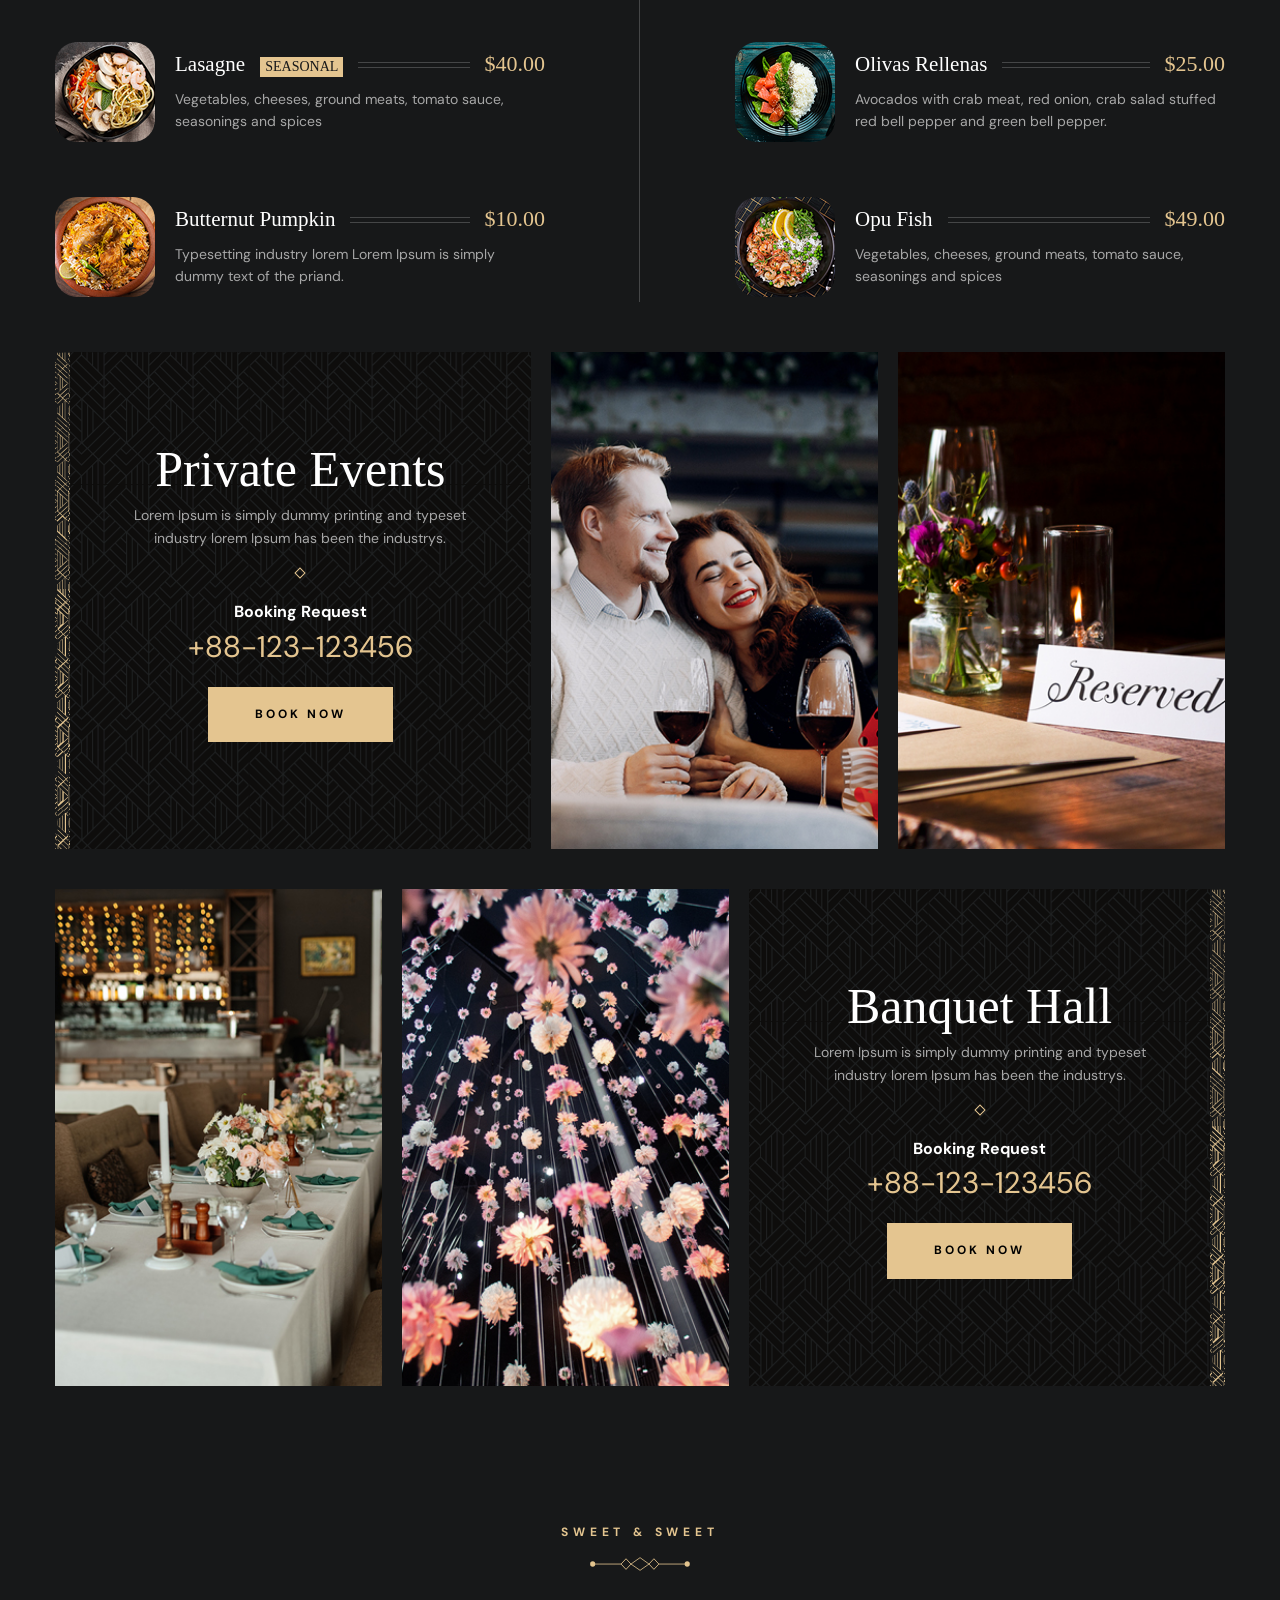
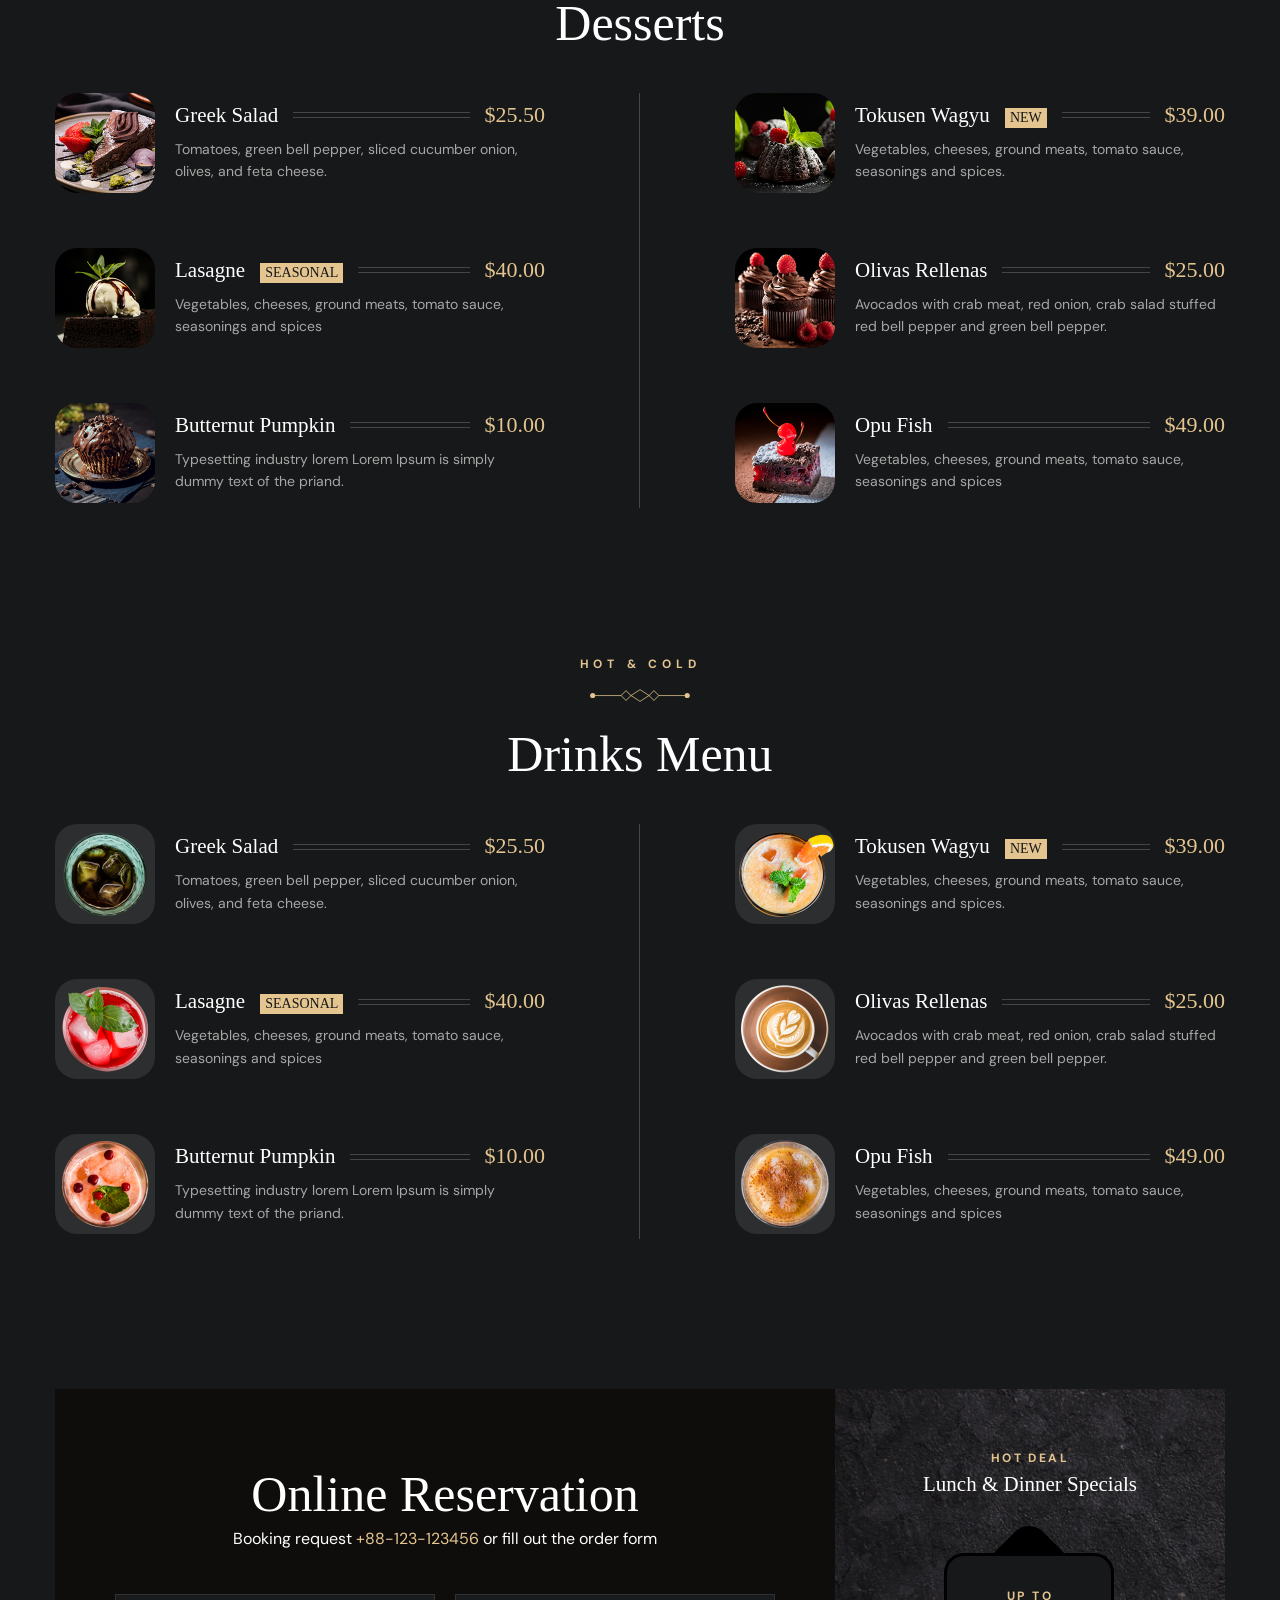
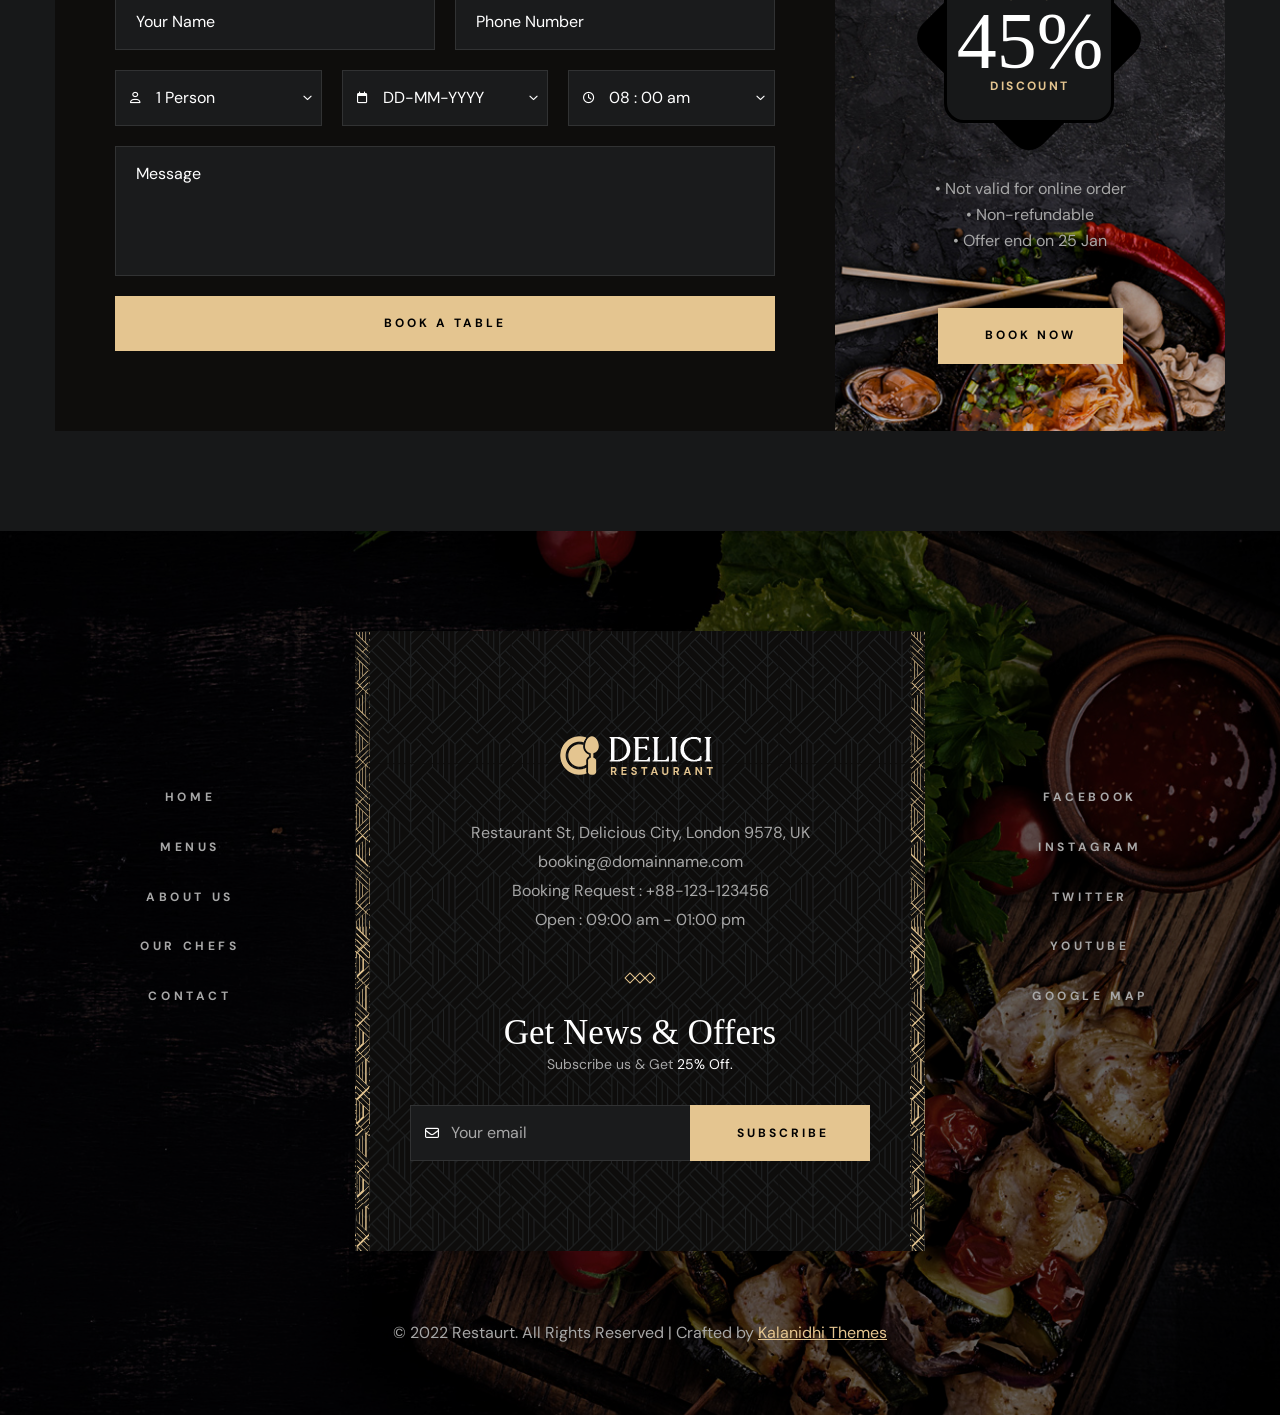
<file: front_template/menu-list-3.html>
<!DOCTYPE html>
<html lang="en">

<!-- Mirrored from kalanidhithemes.com/live-preview/landing-page/delici/all-demo/Delici-Defoult/menu-list-3.html by HTTrack Website Copier/3.x [XR&CO'2014], Wed, 20 May 2026 06:53:59 GMT -->
<head>
<meta charset="utf-8">
<title>Delici - Restaurants HTML Template - Menus List</title>
<!-- Stylesheets -->
<link href="css/bootstrap.css" rel="stylesheet">
<link href="css/style.css" rel="stylesheet">
<link rel="shortcut icon" href="images/favicon.png" type="image/x-icon">
<link rel="icon" href="images/favicon.png" type="image/x-icon">
<!-- Responsive -->
<meta http-equiv="X-UA-Compatible" content="IE=edge">
<meta name="viewport" content="width=device-width, initial-scale=1.0, maximum-scale=1.0, user-scalable=0">
<link href="css/responsive.css" rel="stylesheet">
<!--[if lt IE 9]><script src="https://cdnjs.cloudflare.com/ajax/libs/html5shiv/3.7.3/html5shiv.js"></script><![endif]--> 

</head>

<body>
  <div class="page-wrapper"> 
  
    <!-- Preloader -->
    <div class="loader-wrap">
        <div class="preloader">
            <div class="preloader-close">x</div>
            <div id="handle-preloader" class="handle-preloader">
                <div class="animation-preloader">
                    <div class="spinner"></div>
                    <div class="txt-loading">
                        <span data-text-preloader="D" class="letters-loading">
                            D
                        </span>
                        <span data-text-preloader="E" class="letters-loading">
                            E
                        </span>
                        <span data-text-preloader="L" class="letters-loading">
                            L
                        </span>
                        <span data-text-preloader="I" class="letters-loading">
                            I
                        </span>
                        <span data-text-preloader="C" class="letters-loading">
                            C
                        </span>
                        <span data-text-preloader="I" class="letters-loading">
                            I
                        </span>
                    </div>
                </div>  
            </div>
        </div>
    </div>
    <!-- Preloader End -->

    <!-- Main Header-->
    <header class="main-header">
        <div class="header-top">
            <div class="auto-container">
                <div class="inner clearfix">
                    <div class="top-left clearfix">
                        <ul class="top-info clearfix">
                            <li><i class="icon far fa-map-marker-alt"></i> Restaurant St, Delicious City, London 9578, UK</li>
                            <li><i class="icon far fa-clock"></i> Daily : 8.00 am to 10.00 pm</li>
                        </ul>
                    </div>
                    <div class="top-right clearfix">
                        <ul class="top-info clearfix">
                            <li><a href="tel:+11234567890"><i class="icon far fa-phone"></i> +1 123 456 7890</a></li>
                            <li><a href="mailto:booking@restaurant.com"><i class="icon far fa-envelope"></i> booking@restaurant.com</a></li>
                        </ul>
                    </div>
                </div>
            </div>
        </div>
        <!-- Header Upper -->
        <div class="header-upper">        
            <div class="auto-container">
                <!-- Main Box -->
                <div class="main-box clearfix">
                    <!--Logo-->
                    <div class="logo-box">
                         <div class="logo"><a href="index.html" title="Delici - Restaurants HTML Template"><img src="images/logo.png" alt="" title="Delici - Restaurants HTML Template"></a></div>
                    </div>

                    <div class="nav-box clearfix">
                        <!--Nav Outer-->
                        <div class="nav-outer clearfix">         
                            <nav class="main-menu">
                                <ul class="navigation clearfix">
                                    <li class=""><a href="index.html">Home</a>
                                    </li>
                                    <li class="current dropdown has-mega-menu"><a href="menu-list.html">Menus</a>
                                        <ul>
                                            <li>
                                                <div class="mega-menu">
                                                    <div class="menu-inner">
                                                        <div class="auto-container">
                                                            <div class="row clearfix">
                                                                <div class="menu-block col-lg-3 col-md-6 col-sm-6">
                                                                    <div class="image"><a href="menu-list-1.html"><img src="images/resource/menu-image-1.jpg" alt=""></a></div>
                                                                    <div class="title"><a href="menu-list-1.html">Menu list 1</a></div>
                                                                </div>
                                                                <div class="menu-block col-lg-3 col-md-6 col-sm-6">
                                                                    <div class="image"><a href="menu-list-2.html"><img src="images/resource/menu-image-2.jpg" alt=""></a></div>
                                                                    <div class="title"><a href="menu-list-2.html">Menu list 2</a></div>
                                                                </div>
                                                                <div class="menu-block col-lg-3 col-md-6 col-sm-6">
                                                                    <div class="image"><a href="menu-list-3.html"><img src="images/resource/menu-image-3.jpg" alt=""></a></div>
                                                                    <div class="title"><a href="menu-list-3.html">Menu list 3</a></div>
                                                                </div>
                                                                <div class="menu-block col-lg-3 col-md-6 col-sm-6">
                                                                    <div class="image"><a href="menu-list-4.html"><img src="images/resource/menu-image-4.jpg" alt=""></a></div>
                                                                    <div class="title"><a href="menu-list-4.html">Menu list 4</a></div>
                                                                </div>
                                                            </div>
                                                        </div>
                                                    </div>
                                                </div>
                                            </li>
                                        </ul>
                                    </li>
                                    <li><a href="about.html">About Us</a></li>
                                    <li><a href="our-chef.html">Our chefs</a></li>
                                    <li class="dropdown"><a href="#">Pages</a>
                                        <ul>
                                            <li><a href="#">Dropdown Menu 1</a></li>
                                            <li><a href="#">Dropdown Menu 2</a></li>
                                            <li><a href="#">Dropdown Menu 3</a></li>
                                            <li class="dropdown"><a href="#">Dropdown Menu 4</a>
                                                <ul>
                                                    <li><a href="#">Dropdown Menu level 2</a></li>
                                                    <li><a href="#">Dropdown Menu level 2</a></li>
                                                    <li><a href="#">Dropdown Menu Level 3</a></li>
                                                </ul>
                                            </li>
                                            <li><a href="#">Dropdown Lorem 5</a></li>
                                        </ul>
                                    </li>
                                    <li><a href="contact-us.html">Contact</a></li>
                                </ul>
                            </nav>
                            <!-- Main Menu End-->
                        </div>
                        <!--Nav Outer End-->

                        <div class="links-box clearfix">
                            <div class="link link-btn">
                                <a href="reservation-opentable.html" class="theme-btn btn-style-one clearfix">
                                    <span class="btn-wrap">
                                        <span class="text-one">find a table</span>
                                        <span class="text-two">find a table</span>
                                    </span>
                                </a>
                            </div>
                            <div class="link info-toggler">
                                <button class="info-btn">
                                    <span class="hamburger">
                                        <span class="top-bun"></span>
                                        <span class="meat"></span>
                                        <span class="bottom-bun"></span>
                                    </span>
                                </button>
                            </div>
                        </div>

                        <!-- Hidden Nav Toggler -->
                        <div class="nav-toggler">
                            <button class="hidden-bar-opener">
                                <span class="hamburger">
                                    <span class="top-bun"></span>
                                    <span class="meat"></span>
                                    <span class="bottom-bun"></span>
                                </span>
                            </button>
                        </div>

                    </div>

                </div>
            </div>
        </div>
    </header>
    <!--End Main Header -->

    
    <!--Menu Backdrop-->
    <div class="menu-backdrop"></div>

    <!-- Hidden Navigation Bar -->
    <section class="hidden-bar">
        <!-- Hidden Bar Wrapper -->
        <div class="inner-box">
            <div class="cross-icon hidden-bar-closer"><span class="far fa-close"></span></div>
            <div class="logo-box"><a href="index.html" title="Delici - Restaurants HTML Template"><img src="images/resource/sidebar-logo.png" alt="" title="Delici - Restaurants HTML Template"></a></div>
            
            <!-- .Side-menu -->
            <div class="side-menu">
                 <ul class="navigation clearfix">
                    <li class=""><a href="index.html">Home</a>
                    </li>
                    <li class="current dropdown"><a href="menu-list.html">Menus</a>
                        <ul>
                            <li><a href="menu-list-1.html">Menu List 1</a></li>
                            <li><a href="menu-list-2.html">Menu List 2</a></li>
                            <li><a href="menu-list-3.html">Menu List 3</a></li>
                            <li><a href="menu-list-4.html">Menu List 4</a></li>
                        </ul>
                    </li>
                    <li><a href="about.html">About Us</a></li>
                    <li><a href="our-chef.html">Our chefs</a></li>
                    <li class="dropdown"><a href="#">Pages</a>
                        <ul>
                            <li><a href="#">Dropdown Menu 1</a></li>
                            <li><a href="#">Dropdown Menu 2</a></li>
                            <li><a href="#">Dropdown Menu 3</a></li>
                            <li class="dropdown"><a href="#">Dropdown Menu 4</a>
                                <ul>
                                    <li><a href="#">Dropdown Menu level 2</a></li>
                                    <li><a href="#">Dropdown Menu level 2</a></li>
                                    <li><a href="#">Dropdown Menu Level 3</a></li>
                                </ul>
                            </li>
                            <li><a href="#">Dropdown Lorem 5</a></li>
                        </ul>
                    </li>
                    <li><a href="contact-us.html">Contact</a></li>
                </ul>
            </div><!-- /.Side-menu -->
            
            <h2>Visit Us</h2>
            <ul class="info">
                <li>Restaurant St, Delicious City, <br>London 9578, UK</li>
                <li>Open: 9.30 am - 2.30pm</li>
                <li><a href="mailto:booking@domainame.com">booking@domainame.com</a></li>
            </ul>
            <div class="separator"><span></span></div>
            <div class="booking-info">
                <div class="bk-title">Booking request</div>
                <div class="bk-no"><a href="tel:+88-123-123456">+88-123-123456</a></div>
            </div>
        
        </div><!-- / Hidden Bar Wrapper -->
    </section>
    <!-- / Hidden Bar -->

    <!--Info Back Drop-->
    <div class="info-back-drop"></div>
    
    <!-- Hidden Bar -->
    <section class="info-bar">
        <div class="inner-box">
            <div class="cross-icon"><span class="far fa-close"></span></div>
            <div class="logo-box"><a href="index.html" title="Delici - Restaurants HTML Template"><img src="images/resource/sidebar-logo.png" alt="" title="Delici - Restaurants HTML Template"></a></div>
            <div class="image-box"><img src="images/resource/sidebar-image.jpg" alt="" title=""></div>

            <h2>Visit Us</h2>
            <ul class="info">
                <li>Restaurant St, Delicious City, <br>London 9578, UK</li>
                <li>Open: 9.30 am - 2.30pm</li>
                <li><a href="mailto:booking@domainame.com">booking@domainame.com</a></li>
            </ul>
            <div class="separator"><span></span></div>
            <div class="booking-info">
                <div class="bk-title">Booking request</div>
                <div class="bk-no"><a href="tel:+88-123-123456">+88-123-123456</a></div>
            </div>
        </div>
    </section>
    <!--End Hidden Bar -->

    <!-- Inner Banner Section -->
    <section class="inner-banner">
        <div class="image-layer" style="background-image: url(images/background/banner-image-2.jpg);"></div>
        <div class="auto-container">
            <div class="inner">
                <div class="subtitle"><span>delicious & amazing</span></div>
                <div class="pattern-image"><img src="images/icons/separator.svg" alt="" title=""></div>
                <h1><span>Our Menu 3</span></h1>
            </div>
        </div>
    </section>
    <!--End Banner Section -->

    <!--Menu Section 1-->
    <section class="menu-two">
        <div class="right-bg"><img src="images/background/bg-19.png" alt="" title=""></div>
        <div class="auto-container">
            <div class="title-box centered">
                <div class="subtitle"><span>STARTER MENU</span></div>
                <div class="pattern-image"><img src="images/icons/separator.svg" alt="" title=""></div>
                <h2>Appetizers</h2>
            </div>
            <div class="row clearfix">
                <div class="menu-col col-lg-6 col-md-12 col-sm-12">
                    <div class="inner">
                        <!--Block-->
                        <div class="dish-block">
                            <div class="inner-box">
                                <div class="dish-image"><a href="#"><img src="images/resource/menu-image-5.png" alt=""></a></div>
                                <div class="title clearfix"><div class="ttl clearfix"><h5><a href="#">Greek Salad</a></h5></div><div class="price"><span>$25.50</span></div></div>
                                <div class="text desc"><a href="#">Tomatoes, green bell pepper, sliced cucumber onion, olives, and feta cheese.</a></div>
                            </div>
                        </div>
                        <!--Block-->
                        <div class="dish-block">
                            <div class="inner-box">
                                <div class="dish-image"><a href="#"><img src="images/resource/menu-image-6.png" alt=""></a></div>
                                <div class="title clearfix"><div class="ttl clearfix"><h5><a href="#">Lasagne <span class="s-info">SEASONAL</span></a></h5></div><div class="price"><span>$40.00</span></div></div>
                                <div class="text desc"><a href="#">Vegetables, cheeses, ground meats, tomato sauce, seasonings and spices</a></div>
                            </div>
                        </div>
                        <!--Block-->
                        <div class="dish-block">
                            <div class="inner-box">
                                <div class="dish-image"><a href="#"><img src="images/resource/menu-image-7.png" alt=""></a></div>
                                <div class="title clearfix"><div class="ttl clearfix"><h5><a href="#">Butternut Pumpkin</a></h5></div><div class="price"><span>$10.00</span></div></div>
                                <div class="text desc"><a href="#">Typesetting industry lorem Lorem Ipsum is simply dummy text of the priand.</a></div>
                            </div>
                        </div>
                    </div>
                </div>
                <div class="menu-col col-lg-6 col-md-12 col-sm-12">
                    <div class="inner">
                        <!--Block-->
                        <div class="dish-block">
                            <div class="inner-box">
                                <div class="dish-image"><a href="#"><img src="images/resource/menu-image-8.png" alt=""></a></div>
                                <div class="title clearfix"><div class="ttl clearfix"><h5><a href="#">Tokusen Wagyu <span class="s-info">NEW</span></a></h5></div><div class="price"><span>$39.00</span></div></div>
                                <div class="text desc"><a href="#">Vegetables, cheeses, ground meats, tomato sauce, seasonings and spices.</a></div>
                            </div>
                        </div>
                        <!--Block-->
                        <div class="dish-block">
                            <div class="inner-box">
                                <div class="dish-image"><a href="#"><img src="images/resource/menu-image-9.png" alt=""></a></div>
                                <div class="title clearfix"><div class="ttl clearfix"><h5><a href="#">Olivas Rellenas</a></h5></div><div class="price"><span>$25.00</span></div></div>
                                <div class="text desc"><a href="#">Avocados with crab meat, red onion, crab salad stuffed red bell pepper and  green bell pepper.</a></div>
                            </div>
                        </div>
                        <!--Block-->
                        <div class="dish-block">
                            <div class="inner-box">
                                <div class="dish-image"><a href="#"><img src="images/resource/menu-image-10.png" alt=""></a></div>
                                <div class="title clearfix"><div class="ttl clearfix"><h5><a href="#">Opu Fish</a></h5></div><div class="price"><span>$49.00</span></div></div>
                                <div class="text desc"><a href="#">Vegetables, cheeses, ground meats, tomato sauce, seasonings and spices</a></div>
                            </div>
                        </div>
                    </div>
                </div>
            </div>
        </div>
    </section>

    <!--Menu Section 2-->
    <section class="menu-two">
        <div class="left-bg"><img src="images/background/bg-20.png" alt="" title=""></div>
        <div class="auto-container">
            <div class="title-box centered">
                <div class="subtitle"><span>fresh & hygine</span></div>
                <div class="pattern-image"><img src="images/icons/separator.svg" alt="" title=""></div>
                <h2>Main Dishes</h2>
            </div>
            <div class="row clearfix">
                <div class="menu-col col-lg-6 col-md-12 col-sm-12">
                    <div class="inner">
                        <!--Block-->
                        <div class="dish-block">
                            <div class="inner-box">
                                <div class="dish-image"><a href="#"><img src="images/resource/menu-image-5.png" alt=""></a></div>
                                <div class="title clearfix"><div class="ttl clearfix"><h5><a href="#">Greek Salad</a></h5></div><div class="price"><span>$25.50</span></div></div>
                                <div class="text desc"><a href="#">Tomatoes, green bell pepper, sliced cucumber onion, olives, and feta cheese.</a></div>
                            </div>
                        </div>
                        <!--Block-->
                        <div class="dish-block">
                            <div class="inner-box">
                                <div class="dish-image"><a href="#"><img src="images/resource/menu-image-6.png" alt=""></a></div>
                                <div class="title clearfix"><div class="ttl clearfix"><h5><a href="#">Lasagne <span class="s-info">SEASONAL</span></a></h5></div><div class="price"><span>$40.00</span></div></div>
                                <div class="text desc"><a href="#">Vegetables, cheeses, ground meats, tomato sauce, seasonings and spices</a></div>
                            </div>
                        </div>
                        <!--Block-->
                        <div class="dish-block">
                            <div class="inner-box">
                                <div class="dish-image"><a href="#"><img src="images/resource/menu-image-7.png" alt=""></a></div>
                                <div class="title clearfix"><div class="ttl clearfix"><h5><a href="#">Butternut Pumpkin</a></h5></div><div class="price"><span>$10.00</span></div></div>
                                <div class="text desc"><a href="#">Typesetting industry lorem Lorem Ipsum is simply dummy text of the priand.</a></div>
                            </div>
                        </div>
                    </div>
                </div>
                <div class="menu-col col-lg-6 col-md-12 col-sm-12">
                    <div class="inner">
                        <!--Block-->
                        <div class="dish-block">
                            <div class="inner-box">
                                <div class="dish-image"><a href="#"><img src="images/resource/menu-image-8.png" alt=""></a></div>
                                <div class="title clearfix"><div class="ttl clearfix"><h5><a href="#">Tokusen Wagyu <span class="s-info">NEW</span></a></h5></div><div class="price"><span>$39.00</span></div></div>
                                <div class="text desc"><a href="#">Vegetables, cheeses, ground meats, tomato sauce, seasonings and spices.</a></div>
                            </div>
                        </div>
                        <!--Block-->
                        <div class="dish-block">
                            <div class="inner-box">
                                <div class="dish-image"><a href="#"><img src="images/resource/menu-image-9.png" alt=""></a></div>
                                <div class="title clearfix"><div class="ttl clearfix"><h5><a href="#">Olivas Rellenas</a></h5></div><div class="price"><span>$25.00</span></div></div>
                                <div class="text desc"><a href="#">Avocados with crab meat, red onion, crab salad stuffed red bell pepper and  green bell pepper.</a></div>
                            </div>
                        </div>
                        <!--Block-->
                        <div class="dish-block">
                            <div class="inner-box">
                                <div class="dish-image"><a href="#"><img src="images/resource/menu-image-10.png" alt=""></a></div>
                                <div class="title clearfix"><div class="ttl clearfix"><h5><a href="#">Opu Fish</a></h5></div><div class="price"><span>$49.00</span></div></div>
                                <div class="text desc"><a href="#">Vegetables, cheeses, ground meats, tomato sauce, seasonings and spices</a></div>
                            </div>
                        </div>
                    </div>
                </div>
            </div>
        </div>
    </section>

    <!--Featured Section-->
    <section class="featured-section">
        <div class="auto-container">
            <div class="row clearfix">
                <div class="text-col col-lg-5 col-md-12 col-sm-12">
                    <div class="inner wow fadeInLeft" data-wow-duration="1500ms" data-wow-delay="0ms">
                        <!--Block-->
                        <div class="content">
                            <div class="content-inner">
                                <h2>Private Events</h2>
                                <div class="text">Lorem Ipsum is simply dummy printing and typeset industry lorem Ipsum has been the industrys.</div>
                                <div class="separator"><span></span></div>
                                <div class="booking-info">
                                    <div class="bk-title">Booking request</div>
                                    <div class="bk-no"><a href="tel:+88-123-123456">+88-123-123456</a></div>
                                </div>
                                <div class="link-box">
                                    <a href="reservation-opentable.html" class="theme-btn btn-style-one clearfix">
                                        <span class="btn-wrap">
                                            <span class="text-one">Book Now</span>
                                            <span class="text-two">Book Now</span>
                                        </span>
                                    </a>
                                </div>
                            </div>
                        </div>

                    </div>
                </div>
                <div class="image-col col-lg-7 col-md-12 col-sm-12">
                    <div class="inner wow fadeInRight" data-wow-duration="1500ms" data-wow-delay="0ms">
                        <div class="row clearfix">
                            <div class="img-col col-lg-6 col-md-6 col-sm-6"><div class="image"><img src="images/resource/featured-8.jpg" alt=""></div></div>
                            <div class="img-col col-lg-6 col-md-6 col-sm-6"><div class="image"><img src="images/resource/featured-9.jpg" alt=""></div></div>
                        </div>
                    </div>
                </div>
            </div>
        </div>
    </section>

    <!--Featured Section-->
    <section class="featured-section alternate">
        <div class="auto-container">
            <div class="row clearfix">
                <div class="text-col col-lg-5 col-md-12 col-sm-12">
                    <div class="inner wow fadeInRight" data-wow-duration="1500ms" data-wow-delay="0ms">
                        <!--Block-->
                        <div class="content">
                            <div class="content-inner">
                                <h2>Banquet Hall</h2>
                                <div class="text">Lorem Ipsum is simply dummy printing and typeset industry lorem Ipsum has been the industrys.</div>
                                <div class="separator"><span></span></div>
                                <div class="booking-info">
                                    <div class="bk-title">Booking request</div>
                                    <div class="bk-no"><a href="tel:+88-123-123456">+88-123-123456</a></div>
                                </div>
                                <div class="link-box">
                                    <a href="reservation-opentable.html" class="theme-btn btn-style-one clearfix">
                                        <span class="btn-wrap">
                                            <span class="text-one">Book Now</span>
                                            <span class="text-two">Book Now</span>
                                        </span>
                                    </a>
                                </div>
                            </div>
                        </div>

                    </div>
                </div>
                <div class="image-col col-lg-7 col-md-12 col-sm-12">
                    <div class="inner wow fadeInLeft" data-wow-duration="1500ms" data-wow-delay="0ms">
                        <div class="row clearfix">
                            <div class="img-col col-lg-6 col-md-6 col-sm-6"><div class="image"><img src="images/resource/featured-10.jpg" alt=""></div></div>
                            <div class="img-col col-lg-6 col-md-6 col-sm-6"><div class="image"><img src="images/resource/featured-11.jpg" alt=""></div></div>
                        </div>
                    </div>
                </div>
            </div>
        </div>
    </section>

    <!--Menu Section 1-->
    <section class="menu-two">
        <div class="right-bg"><img src="images/background/bg-22.png" alt="" title=""></div>
        <div class="auto-container">
            <div class="title-box centered">
                <div class="subtitle"><span>sweet & sweet</span></div>
                <div class="pattern-image"><img src="images/icons/separator.svg" alt="" title=""></div>
                <h2>Desserts</h2>
            </div>
            <div class="row clearfix">
                <div class="menu-col col-lg-6 col-md-12 col-sm-12">
                    <div class="inner">
                        <!--Block-->
                        <div class="dish-block">
                            <div class="inner-box">
                                <div class="dish-image"><a href="#"><img src="images/resource/dessert-1.png" alt=""></a></div>
                                <div class="title clearfix"><div class="ttl clearfix"><h5><a href="#">Greek Salad</a></h5></div><div class="price"><span>$25.50</span></div></div>
                                <div class="text desc"><a href="#">Tomatoes, green bell pepper, sliced cucumber onion, olives, and feta cheese.</a></div>
                            </div>
                        </div>
                        <!--Block-->
                        <div class="dish-block">
                            <div class="inner-box">
                                <div class="dish-image"><a href="#"><img src="images/resource/dessert-2.png" alt=""></a></div>
                                <div class="title clearfix"><div class="ttl clearfix"><h5><a href="#">Lasagne <span class="s-info">SEASONAL</span></a></h5></div><div class="price"><span>$40.00</span></div></div>
                                <div class="text desc"><a href="#">Vegetables, cheeses, ground meats, tomato sauce, seasonings and spices</a></div>
                            </div>
                        </div>
                        <!--Block-->
                        <div class="dish-block">
                            <div class="inner-box">
                                <div class="dish-image"><a href="#"><img src="images/resource/dessert-3.png" alt=""></a></div>
                                <div class="title clearfix"><div class="ttl clearfix"><h5><a href="#">Butternut Pumpkin</a></h5></div><div class="price"><span>$10.00</span></div></div>
                                <div class="text desc"><a href="#">Typesetting industry lorem Lorem Ipsum is simply dummy text of the priand.</a></div>
                            </div>
                        </div>
                    </div>
                </div>
                <div class="menu-col col-lg-6 col-md-12 col-sm-12">
                    <div class="inner">
                        <!--Block-->
                        <div class="dish-block">
                            <div class="inner-box">
                                <div class="dish-image"><a href="#"><img src="images/resource/dessert-4.png" alt=""></a></div>
                                <div class="title clearfix"><div class="ttl clearfix"><h5><a href="#">Tokusen Wagyu <span class="s-info">NEW</span></a></h5></div><div class="price"><span>$39.00</span></div></div>
                                <div class="text desc"><a href="#">Vegetables, cheeses, ground meats, tomato sauce, seasonings and spices.</a></div>
                            </div>
                        </div>
                        <!--Block-->
                        <div class="dish-block">
                            <div class="inner-box">
                                <div class="dish-image"><a href="#"><img src="images/resource/dessert-5.png" alt=""></a></div>
                                <div class="title clearfix"><div class="ttl clearfix"><h5><a href="#">Olivas Rellenas</a></h5></div><div class="price"><span>$25.00</span></div></div>
                                <div class="text desc"><a href="#">Avocados with crab meat, red onion, crab salad stuffed red bell pepper and  green bell pepper.</a></div>
                            </div>
                        </div>
                        <!--Block-->
                        <div class="dish-block">
                            <div class="inner-box">
                                <div class="dish-image"><a href="#"><img src="images/resource/dessert-6.png" alt=""></a></div>
                                <div class="title clearfix"><div class="ttl clearfix"><h5><a href="#">Opu Fish</a></h5></div><div class="price"><span>$49.00</span></div></div>
                                <div class="text desc"><a href="#">Vegetables, cheeses, ground meats, tomato sauce, seasonings and spices</a></div>
                            </div>
                        </div>
                    </div>
                </div>
            </div>
        </div>
    </section>

    <!--Menu Section 2-->
    <section class="menu-two">
        <div class="left-bg"><img src="images/background/bg-23.png" alt="" title=""></div>
        <div class="auto-container">
            <div class="title-box centered">
                <div class="subtitle"><span>hot & cold</span></div>
                <div class="pattern-image"><img src="images/icons/separator.svg" alt="" title=""></div>
                <h2>Drinks Menu</h2>
            </div>
            <div class="row clearfix">
                <div class="menu-col col-lg-6 col-md-12 col-sm-12">
                    <div class="inner">
                        <!--Block-->
                        <div class="dish-block">
                            <div class="inner-box">
                                <div class="dish-image"><a href="#"><img src="images/resource/drink-1.png" alt=""></a></div>
                                <div class="title clearfix"><div class="ttl clearfix"><h5><a href="#">Greek Salad</a></h5></div><div class="price"><span>$25.50</span></div></div>
                                <div class="text desc"><a href="#">Tomatoes, green bell pepper, sliced cucumber onion, olives, and feta cheese.</a></div>
                            </div>
                        </div>
                        <!--Block-->
                        <div class="dish-block">
                            <div class="inner-box">
                                <div class="dish-image"><a href="#"><img src="images/resource/drink-2.png" alt=""></a></div>
                                <div class="title clearfix"><div class="ttl clearfix"><h5><a href="#">Lasagne <span class="s-info">SEASONAL</span></a></h5></div><div class="price"><span>$40.00</span></div></div>
                                <div class="text desc"><a href="#">Vegetables, cheeses, ground meats, tomato sauce, seasonings and spices</a></div>
                            </div>
                        </div>
                        <!--Block-->
                        <div class="dish-block">
                            <div class="inner-box">
                                <div class="dish-image"><a href="#"><img src="images/resource/drink-3.png" alt=""></a></div>
                                <div class="title clearfix"><div class="ttl clearfix"><h5><a href="#">Butternut Pumpkin</a></h5></div><div class="price"><span>$10.00</span></div></div>
                                <div class="text desc"><a href="#">Typesetting industry lorem Lorem Ipsum is simply dummy text of the priand.</a></div>
                            </div>
                        </div>
                    </div>
                </div>
                <div class="menu-col col-lg-6 col-md-12 col-sm-12">
                    <div class="inner">
                        <!--Block-->
                        <div class="dish-block">
                            <div class="inner-box">
                                <div class="dish-image"><a href="#"><img src="images/resource/drink-4.png" alt=""></a></div>
                                <div class="title clearfix"><div class="ttl clearfix"><h5><a href="#">Tokusen Wagyu <span class="s-info">NEW</span></a></h5></div><div class="price"><span>$39.00</span></div></div>
                                <div class="text desc"><a href="#">Vegetables, cheeses, ground meats, tomato sauce, seasonings and spices.</a></div>
                            </div>
                        </div>
                        <!--Block-->
                        <div class="dish-block">
                            <div class="inner-box">
                                <div class="dish-image"><a href="#"><img src="images/resource/drink-5.png" alt=""></a></div>
                                <div class="title clearfix"><div class="ttl clearfix"><h5><a href="#">Olivas Rellenas</a></h5></div><div class="price"><span>$25.00</span></div></div>
                                <div class="text desc"><a href="#">Avocados with crab meat, red onion, crab salad stuffed red bell pepper and  green bell pepper.</a></div>
                            </div>
                        </div>
                        <!--Block-->
                        <div class="dish-block">
                            <div class="inner-box">
                                <div class="dish-image"><a href="#"><img src="images/resource/drink-6.png" alt=""></a></div>
                                <div class="title clearfix"><div class="ttl clearfix"><h5><a href="#">Opu Fish</a></h5></div><div class="price"><span>$49.00</span></div></div>
                                <div class="text desc"><a href="#">Vegetables, cheeses, ground meats, tomato sauce, seasonings and spices</a></div>
                            </div>
                        </div>
                    </div>
                </div>
            </div>
        </div>
    </section>

    <!--Reservation Section-->
    <section class="reserve-section style-two">
        <div class="image-layer" style="background-image: url(images/background/image-10.jpg);"></div>
        <div class="auto-container">
            <div class="outer-box">
                <div class="row clearfix">
                    <div class="reserv-col col-lg-8 col-md-12 col-sm-12">
                        <div class="inner">
                            <div class="title">
                                <h2>Online Reservation</h2>
                                <div class="request-info">Booking request <a href="#">+88-123-123456</a> or fill out the order form</div>
                            </div>
                            <div class="default-form reservation-form">
                                <form method="post" action="https://kalanidhithemes.com/live-preview/landing-page/delici/all-demo/Delici-Defoult/index.html">
                                    <div class="row clearfix">
                                        <div class="form-group col-lg-6 col-md-6 col-sm-12">
                                            <div class="field-inner">
                                                <input type="text" name="fieldname" value="" placeholder="Your Name" required>
                                            </div>
                                        </div>
                                        <div class="form-group col-lg-6 col-md-6 col-sm-12">
                                            <div class="field-inner">
                                                <input type="text" name="fieldname" value="" placeholder="Phone Number" required>
                                            </div>
                                        </div>
                                        <div class="form-group col-lg-4 col-md-6 col-sm-12">
                                            <div class="field-inner">
                                                <span class="alt-icon far fa-user"></span>
                                                <select class="l-icon">
                                                    <option>1 Person</option>
                                                    <option>2 Person</option>
                                                    <option>3 Person</option>
                                                    <option>4 Person</option>
                                                    <option>5 Person</option>
                                                    <option>6 Person</option>
                                                    <option>7 Person</option>
                                                </select>
                                                <span class="arrow-icon far fa-angle-down"></span>
                                            </div>
                                        </div>
                                        <div class="form-group col-lg-4 col-md-6 col-sm-12">
                                            <div class="field-inner">
                                                <span class="alt-icon far fa-calendar"></span>
                                                <input class="l-icon datepicker" type="text" name="fieldname" value="" placeholder="DD-MM-YYYY" required readonly>
                                                <span class="arrow-icon far fa-angle-down"></span>
                                            </div>
                                        </div>
                                        <div class="form-group col-lg-4 col-md-12 col-sm-12">
                                            <div class="field-inner">
                                                <span class="alt-icon far fa-clock"></span>
                                                <select class="l-icon">
                                                    <option>08 : 00 am</option>
                                                    <option>09 : 00 am</option>
                                                    <option>10 : 00 am</option>
                                                    <option>11 : 00 am</option>
                                                    <option>12 : 00 pm</option>
                                                    <option>01 : 00 pm</option>
                                                    <option>02 : 00 pm</option>
                                                    <option>03 : 00 pm</option>
                                                    <option>04 : 00 pm</option>
                                                    <option>05 : 00 pm</option>
                                                    <option>06 : 00 pm</option>
                                                    <option>07 : 00 pm</option>
                                                    <option>08 : 00 pm</option>
                                                    <option>09 : 00 pm</option>
                                                    <option>10 : 00 pm</option>
                                                </select>
                                                <span class="arrow-icon far fa-angle-down"></span>
                                            </div>
                                        </div>
                                        <div class="form-group col-lg-12 col-md-12 col-sm-12">
                                            <div class="field-inner">
                                                <textarea name="fieldname" placeholder="Message" required></textarea>
                                            </div>
                                        </div>
                                        <div class="form-group col-lg-12 col-md-12 col-sm-12">
                                            <div class="field-inner">
                                                <button type="submit" class="theme-btn btn-style-one clearfix">
                                                    <span class="btn-wrap">
                                                        <span class="text-one">book a table</span>
                                                        <span class="text-two">book a table</span>
                                                    </span>
                                                </button>
                                            </div>
                                        </div>
                                    </div>
                                </form>
                            </div>
                        </div>
                    </div>
                    <div class="info-col col-lg-4 col-md-12 col-sm-12">
                        <div class="inner">
                            <div class="img-layer" style="background-image: url(images/background/image-11.jpg);"></div>
                            <div class="title">
                                <div class="subtitle">hot deal</div>
                                <h5>Lunch & Dinner Specials</h5>
                            </div>
                            <div class="data">
                                <div class="discount-info">
                                    <div class="s-ttl">up to</div>
                                    <div class="num">45%</div>
                                    <div class="s-ttl">discount</div>
                                </div>
                                <div class="instruction">
                                    • Not valid for online order <br>
                                    • Non-refundable <br>
                                    • Offer end on 25 Jan <br>
                                </div>
                                <div class="link-box">
                                    <a href="reservation-opentable.html" class="theme-btn btn-style-one clearfix">
                                        <span class="btn-wrap">
                                            <span class="text-one">book now</span>
                                            <span class="text-two">book now</span>
                                        </span>
                                    </a>
                                </div>
                            </div>
                        </div>
                    </div>
                </div>

            </div>
        </div>
    </section>

    <!--Main Footer-->
    <footer class="main-footer">
        <div class="image-layer" style="background-image: url(images/background/image-4.jpg);"></div>
        <div class="upper-section">
            <div class="auto-container">
                <div class="row clearfix">
                    <!--Footer Col-->
                    <div class="footer-col info-col col-lg-6 col-md-12 col-sm-12">
                        <div class="inner wow fadeInUp" data-wow-delay="0ms" data-wow-duration="1500ms">
                            <div class="content">
                                <div class="logo"><a href="index.html" title="Delici - Restaurants HTML Template"><img src="images/logo.png" alt="" title="Delici - Restaurants HTML Template"></a></div>
                                <div class="info">
                                    <ul>
                                        <li>Restaurant St, Delicious City, London 9578, UK</li>
                                        <li><a href="mailto:booking@domainname.com">booking@domainname.com</a></li>
                                        <li><a href="tel:+88-123-123456">Booking Request : +88-123-123456</a></li>
                                        <li>Open : 09:00 am - 01:00 pm</li>
                                    </ul>
                                </div>
                                <div class="separator"><span></span><span></span><span></span></div>
                                <div class="newsletter">
                                    <h3>Get News & Offers</h3>
                                    <div class="text">Subscribe us & Get <span>25% Off.</span></div>
                                    <div class="newsletter-form">
                                        <form method="post" action="https://kalanidhithemes.com/live-preview/landing-page/delici/all-demo/Delici-Defoult/index.html">
                                            <div class="form-group">
                                                <span class="alt-icon far fa-envelope"></span>
                                                <input type="email" name="email" value="" placeholder="Your email" required>
                                                <button type="submit" class="theme-btn btn-style-one clearfix">
                                                    <span class="btn-wrap">
                                                        <span class="text-one">subscribe</span>
                                                        <span class="text-two">subscribe</span>
                                                    </span>
                                                </button>
                                            </div>
                                        </form>
                                    </div>
                                </div>
                            </div>
                        </div>
                    </div>
                    <!--Footer Col-->
                    <div class="footer-col links-col col-lg-3 col-md-6 col-sm-12">
                        <div class="inner wow fadeInLeft" data-wow-delay="0ms" data-wow-duration="1500ms">
                            <ul class="links">
                                <li><a href="home.html">Home</a></li>
                                <li><a href="menu-list-1.html">Menus</a></li>
                                <li><a href="about.html">About us</a></li>
                                <li><a href="our-chef.html">Our chefs</a></li>
                                <li><a href="contact-us.html">Contact</a></li>
                            </ul>
                        </div>
                    </div>
                    <!--Footer Col-->
                    <div class="footer-col links-col last col-lg-3 col-md-6 col-sm-12">
                        <div class="inner wow fadeInRight" data-wow-delay="0ms" data-wow-duration="1500ms">
                            <ul class="links">
                                <li><a href="#">facebook</a></li>
                                <li><a href="#">instagram</a></li>
                                <li><a href="#">Twitter</a></li>
                                <li><a href="#">Youtube</a></li>
                                <li><a href="#">Google map</a></li>
                            </ul>
                        </div>
                    </div>
                </div>
            </div>
        </div>
        <div class="footer-bottom">
            <div class="auto-container">
                <div class="copyright">&copy; 2022 Restaurt. All Rights Reserved   |    Crafted by <a href="https://themeforest.net/user/kalanidhithemes" target="blank">Kalanidhi Themes</a></div>
            </div>
        </div>
    </footer>

</div>
<!--End pagewrapper--> 

<!--Scroll to top-->
<div class="scroll-to-top scroll-to-target" data-target="html"><span class="icon fa fa-angle-up"></span></div>

<script src="js/jquery.js"></script>
<script src="js/popper.min.js"></script>
<script src="js/bootstrap.min.js"></script>
<script src="js/jquery-ui.js"></script>
<script src="js/jquery.fancybox.js"></script>
<script src="js/swiper.js"></script>
<script src="js/owl.js"></script>
<script src="js/appear.js"></script>
<script src="js/wow.js"></script>
<script src="js/custom-script.js"></script>
</body>

<!-- Mirrored from kalanidhithemes.com/live-preview/landing-page/delici/all-demo/Delici-Defoult/menu-list-3.html by HTTrack Website Copier/3.x [XR&CO'2014], Wed, 20 May 2026 06:54:04 GMT -->
</html>
</file>
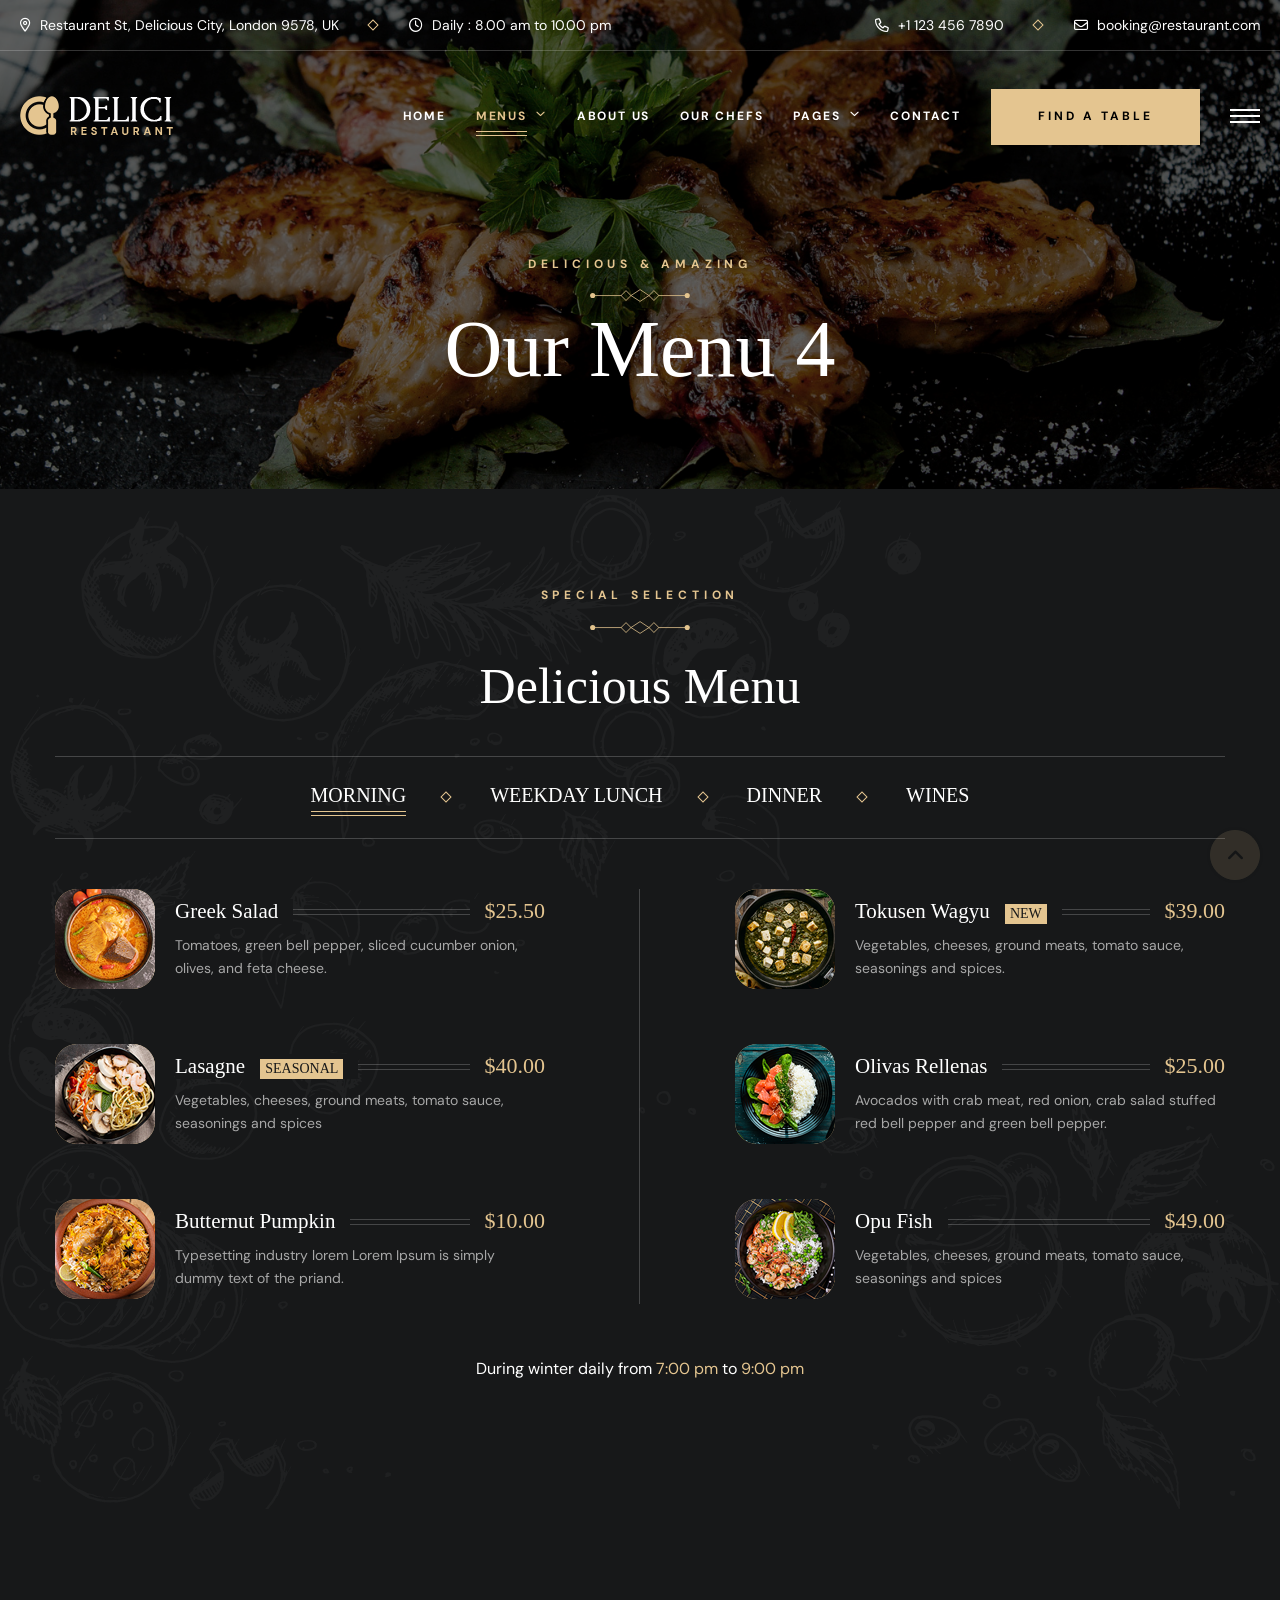
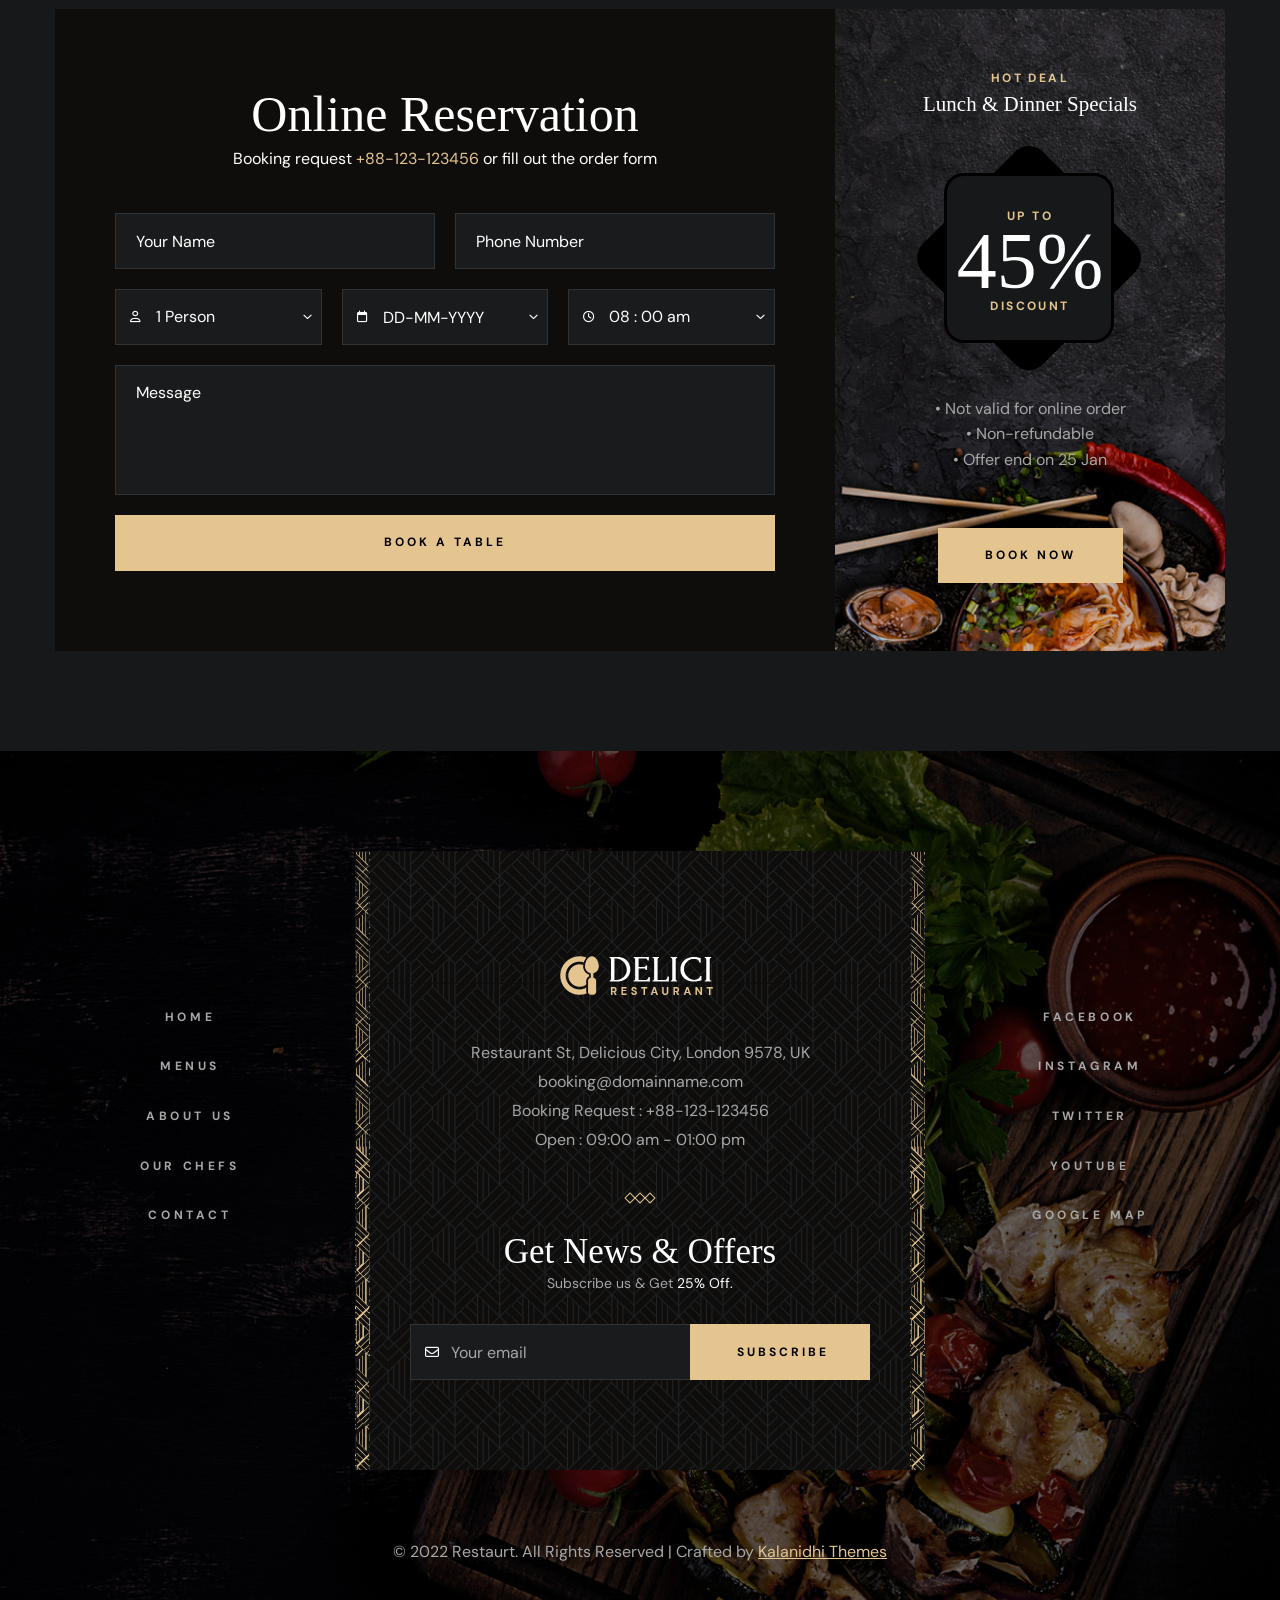
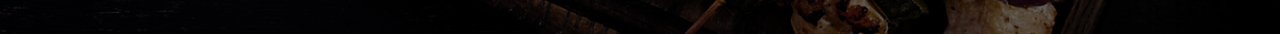
<file: front_template/menu-list-4.html>
<!DOCTYPE html>
<html lang="en">

<!-- Mirrored from kalanidhithemes.com/live-preview/landing-page/delici/all-demo/Delici-Defoult/menu-list-4.html by HTTrack Website Copier/3.x [XR&CO'2014], Wed, 20 May 2026 06:54:04 GMT -->
<head>
<meta charset="utf-8">
<title>Delici - Restaurants HTML Template - Menus List</title>
<!-- Stylesheets -->
<link href="css/bootstrap.css" rel="stylesheet">
<link href="css/style.css" rel="stylesheet">
<link rel="shortcut icon" href="images/favicon.png" type="image/x-icon">
<link rel="icon" href="images/favicon.png" type="image/x-icon">
<!-- Responsive -->
<meta http-equiv="X-UA-Compatible" content="IE=edge">
<meta name="viewport" content="width=device-width, initial-scale=1.0, maximum-scale=1.0, user-scalable=0">
<link href="css/responsive.css" rel="stylesheet">
<!--[if lt IE 9]><script src="https://cdnjs.cloudflare.com/ajax/libs/html5shiv/3.7.3/html5shiv.js"></script><![endif]--> 

</head>

<body>
  <div class="page-wrapper"> 
  
    <!-- Preloader -->
    <div class="loader-wrap">
        <div class="preloader">
            <div class="preloader-close">x</div>
            <div id="handle-preloader" class="handle-preloader">
                <div class="animation-preloader">
                    <div class="spinner"></div>
                    <div class="txt-loading">
                        <span data-text-preloader="D" class="letters-loading">
                            D
                        </span>
                        <span data-text-preloader="E" class="letters-loading">
                            E
                        </span>
                        <span data-text-preloader="L" class="letters-loading">
                            L
                        </span>
                        <span data-text-preloader="I" class="letters-loading">
                            I
                        </span>
                        <span data-text-preloader="C" class="letters-loading">
                            C
                        </span>
                        <span data-text-preloader="I" class="letters-loading">
                            I
                        </span>
                    </div>
                </div>  
            </div>
        </div>
    </div>
    <!-- Preloader End -->

    <!-- Main Header-->
    <header class="main-header">
        <div class="header-top">
            <div class="auto-container">
                <div class="inner clearfix">
                    <div class="top-left clearfix">
                        <ul class="top-info clearfix">
                            <li><i class="icon far fa-map-marker-alt"></i> Restaurant St, Delicious City, London 9578, UK</li>
                            <li><i class="icon far fa-clock"></i> Daily : 8.00 am to 10.00 pm</li>
                        </ul>
                    </div>
                    <div class="top-right clearfix">
                        <ul class="top-info clearfix">
                            <li><a href="tel:+11234567890"><i class="icon far fa-phone"></i> +1 123 456 7890</a></li>
                            <li><a href="mailto:booking@restaurant.com"><i class="icon far fa-envelope"></i> booking@restaurant.com</a></li>
                        </ul>
                    </div>
                </div>
            </div>
        </div>
        <!-- Header Upper -->
        <div class="header-upper">        
            <div class="auto-container">
                <!-- Main Box -->
                <div class="main-box clearfix">
                    <!--Logo-->
                    <div class="logo-box">
                         <div class="logo"><a href="index.html" title="Delici - Restaurants HTML Template"><img src="images/logo.png" alt="" title="Delici - Restaurants HTML Template"></a></div>
                    </div>

                    <div class="nav-box clearfix">
                        <!--Nav Outer-->
                        <div class="nav-outer clearfix">         
                            <nav class="main-menu">
                                <ul class="navigation clearfix">
                                    <li class=""><a href="index.html">Home</a>
                                    </li>
                                    <li class="current dropdown has-mega-menu"><a href="menu-list.html">Menus</a>
                                        <ul>
                                            <li>
                                                <div class="mega-menu">
                                                    <div class="menu-inner">
                                                        <div class="auto-container">
                                                            <div class="row clearfix">
                                                                <div class="menu-block col-lg-3 col-md-6 col-sm-6">
                                                                    <div class="image"><a href="menu-list-1.html"><img src="images/resource/menu-image-1.jpg" alt=""></a></div>
                                                                    <div class="title"><a href="menu-list-1.html">Menu list 1</a></div>
                                                                </div>
                                                                <div class="menu-block col-lg-3 col-md-6 col-sm-6">
                                                                    <div class="image"><a href="menu-list-2.html"><img src="images/resource/menu-image-2.jpg" alt=""></a></div>
                                                                    <div class="title"><a href="menu-list-2.html">Menu list 2</a></div>
                                                                </div>
                                                                <div class="menu-block col-lg-3 col-md-6 col-sm-6">
                                                                    <div class="image"><a href="menu-list-3.html"><img src="images/resource/menu-image-3.jpg" alt=""></a></div>
                                                                    <div class="title"><a href="menu-list-3.html">Menu list 3</a></div>
                                                                </div>
                                                                <div class="menu-block col-lg-3 col-md-6 col-sm-6">
                                                                    <div class="image"><a href="menu-list-4.html"><img src="images/resource/menu-image-4.jpg" alt=""></a></div>
                                                                    <div class="title"><a href="menu-list-4.html">Menu list 4</a></div>
                                                                </div>
                                                            </div>
                                                        </div>
                                                    </div>
                                                </div>
                                            </li>
                                        </ul>
                                    </li>
                                    <li><a href="about.html">About Us</a></li>
                                    <li><a href="our-chef.html">Our chefs</a></li>
                                    <li class="dropdown"><a href="#">Pages</a>
                                        <ul>
                                            <li><a href="#">Dropdown Menu 1</a></li>
                                            <li><a href="#">Dropdown Menu 2</a></li>
                                            <li><a href="#">Dropdown Menu 3</a></li>
                                            <li class="dropdown"><a href="#">Dropdown Menu 4</a>
                                                <ul>
                                                    <li><a href="#">Dropdown Menu level 2</a></li>
                                                    <li><a href="#">Dropdown Menu level 2</a></li>
                                                    <li><a href="#">Dropdown Menu Level 3</a></li>
                                                </ul>
                                            </li>
                                            <li><a href="#">Dropdown Lorem 5</a></li>
                                        </ul>
                                    </li>
                                    <li><a href="contact-us.html">Contact</a></li>
                                </ul>
                            </nav>
                            <!-- Main Menu End-->
                        </div>
                        <!--Nav Outer End-->

                        <div class="links-box clearfix">
                            <div class="link link-btn">
                                <a href="reservation-opentable.html" class="theme-btn btn-style-one clearfix">
                                    <span class="btn-wrap">
                                        <span class="text-one">find a table</span>
                                        <span class="text-two">find a table</span>
                                    </span>
                                </a>
                            </div>
                            <div class="link info-toggler">
                                <button class="info-btn">
                                    <span class="hamburger">
                                        <span class="top-bun"></span>
                                        <span class="meat"></span>
                                        <span class="bottom-bun"></span>
                                    </span>
                                </button>
                            </div>
                        </div>

                        <!-- Hidden Nav Toggler -->
                        <div class="nav-toggler">
                            <button class="hidden-bar-opener">
                                <span class="hamburger">
                                    <span class="top-bun"></span>
                                    <span class="meat"></span>
                                    <span class="bottom-bun"></span>
                                </span>
                            </button>
                        </div>

                    </div>

                </div>
            </div>
        </div>
    </header>
    <!--End Main Header -->

    
    <!--Menu Backdrop-->
    <div class="menu-backdrop"></div>

    <!-- Hidden Navigation Bar -->
    <section class="hidden-bar">
        <!-- Hidden Bar Wrapper -->
        <div class="inner-box">
            <div class="cross-icon hidden-bar-closer"><span class="far fa-close"></span></div>
            <div class="logo-box"><a href="index.html" title="Delici - Restaurants HTML Template"><img src="images/resource/sidebar-logo.png" alt="" title="Delici - Restaurants HTML Template"></a></div>
            
            <!-- .Side-menu -->
            <div class="side-menu">
                 <ul class="navigation clearfix">
                    <li class=""><a href="index.html">Home</a>
                    </li>
                    <li class="current dropdown"><a href="menu-list.html">Menus</a>
                        <ul>
                            <li><a href="menu-list-1.html">Menu List 1</a></li>
                            <li><a href="menu-list-2.html">Menu List 2</a></li>
                            <li><a href="menu-list-3.html">Menu List 3</a></li>
                            <li><a href="menu-list-4.html">Menu List 4</a></li>
                        </ul>
                    </li>
                    <li><a href="about.html">About Us</a></li>
                    <li><a href="our-chef.html">Our chefs</a></li>
                    <li class="dropdown"><a href="#">Pages</a>
                        <ul>
                            <li><a href="#">Dropdown Menu 1</a></li>
                            <li><a href="#">Dropdown Menu 2</a></li>
                            <li><a href="#">Dropdown Menu 3</a></li>
                            <li class="dropdown"><a href="#">Dropdown Menu 4</a>
                                <ul>
                                    <li><a href="#">Dropdown Menu level 2</a></li>
                                    <li><a href="#">Dropdown Menu level 2</a></li>
                                    <li><a href="#">Dropdown Menu Level 3</a></li>
                                </ul>
                            </li>
                            <li><a href="#">Dropdown Lorem 5</a></li>
                        </ul>
                    </li>
                    <li><a href="contact-us.html">Contact</a></li>
                </ul>
            </div><!-- /.Side-menu -->
            
            <h2>Visit Us</h2>
            <ul class="info">
                <li>Restaurant St, Delicious City, <br>London 9578, UK</li>
                <li>Open: 9.30 am - 2.30pm</li>
                <li><a href="mailto:booking@domainame.com">booking@domainame.com</a></li>
            </ul>
            <div class="separator"><span></span></div>
            <div class="booking-info">
                <div class="bk-title">Booking request</div>
                <div class="bk-no"><a href="tel:+88-123-123456">+88-123-123456</a></div>
            </div>
        
        </div><!-- / Hidden Bar Wrapper -->
    </section>
    <!-- / Hidden Bar -->

    <!--Info Back Drop-->
    <div class="info-back-drop"></div>
    
    <!-- Hidden Bar -->
    <section class="info-bar">
        <div class="inner-box">
            <div class="cross-icon"><span class="far fa-close"></span></div>
            <div class="logo-box"><a href="index.html" title="Delici - Restaurants HTML Template"><img src="images/resource/sidebar-logo.png" alt="" title="Delici - Restaurants HTML Template"></a></div>
            <div class="image-box"><img src="images/resource/sidebar-image.jpg" alt="" title=""></div>

            <h2>Visit Us</h2>
            <ul class="info">
                <li>Restaurant St, Delicious City, <br>London 9578, UK</li>
                <li>Open: 9.30 am - 2.30pm</li>
                <li><a href="mailto:booking@domainame.com">booking@domainame.com</a></li>
            </ul>
            <div class="separator"><span></span></div>
            <div class="booking-info">
                <div class="bk-title">Booking request</div>
                <div class="bk-no"><a href="tel:+88-123-123456">+88-123-123456</a></div>
            </div>
        </div>
    </section>
    <!--End Hidden Bar -->

    <!-- Inner Banner Section -->
    <section class="inner-banner">
        <div class="image-layer" style="background-image: url(images/background/banner-image-2.jpg);"></div>
        <div class="auto-container">
            <div class="inner">
                <div class="subtitle"><span>delicious & amazing</span></div>
                <div class="pattern-image"><img src="images/icons/separator.svg" alt="" title=""></div>
                <h1><span>Our Menu 4</span></h1>
            </div>
        </div>
    </section>
    <!--End Banner Section -->

    <!--Menu Section-->
    <section class="menu-section">
        <div class="left-bg"><img src="images/background/bg-5.png" alt="" title=""></div>
        <div class="right-bg"><img src="images/background/bg-6.png" alt="" title=""></div>
        <div class="auto-container">
            <div class="title-box centered">
                <div class="subtitle"><span>Special selection</span></div>
                <div class="pattern-image"><img src="images/icons/separator.svg" alt="" title=""></div>
                <h2>Delicious Menu</h2>
            </div>

            <div class="tabs-box menu-tabs">
                <div class="buttons">
                    <ul class="tab-buttons clearfix">
                        <li class="tab-btn active-btn" data-tab="#tab-1"><span>MORNING</span></li>
                        <li class="tab-btn" data-tab="#tab-2"><span>WEEKDAY LUNCH</span></li>
                        <li class="tab-btn" data-tab="#tab-3"><span>DINNER</span></li>
                        <li class="tab-btn" data-tab="#tab-4"><span>WINES</span></li>
                    </ul>
                </div>
                <div class="tabs-content">
                    <!--Tab-->
                    <div class="tab active-tab" id="tab-1">
                        <div class="row clearfix">
                            <div class="menu-col col-lg-6 col-md-12 col-sm-12">
                                <div class="inner">
                                    <!--Block-->
                                    <div class="dish-block">
                                        <div class="inner-box">
                                            <div class="dish-image"><a href="#"><img src="images/resource/menu-image-5.png" alt=""></a></div>
                                            <div class="title clearfix"><div class="ttl clearfix"><h5><a href="#">Greek Salad</a></h5></div><div class="price"><span>$25.50</span></div></div>
                                            <div class="text desc"><a href="#">Tomatoes, green bell pepper, sliced cucumber onion, olives, and feta cheese.</a></div>
                                        </div>
                                    </div>
                                    <!--Block-->
                                    <div class="dish-block">
                                        <div class="inner-box">
                                            <div class="dish-image"><a href="#"><img src="images/resource/menu-image-6.png" alt=""></a></div>
                                            <div class="title clearfix"><div class="ttl clearfix"><h5><a href="#">Lasagne <span class="s-info">SEASONAL</span></a></h5></div><div class="price"><span>$40.00</span></div></div>
                                            <div class="text desc"><a href="#">Vegetables, cheeses, ground meats, tomato sauce, seasonings and spices</a></div>
                                        </div>
                                    </div>
                                    <!--Block-->
                                    <div class="dish-block">
                                        <div class="inner-box">
                                            <div class="dish-image"><a href="#"><img src="images/resource/menu-image-7.png" alt=""></a></div>
                                            <div class="title clearfix"><div class="ttl clearfix"><h5><a href="#">Butternut Pumpkin</a></h5></div><div class="price"><span>$10.00</span></div></div>
                                            <div class="text desc"><a href="#">Typesetting industry lorem Lorem Ipsum is simply dummy text of the priand.</a></div>
                                        </div>
                                    </div>
                                </div>
                            </div>
                            <div class="menu-col col-lg-6 col-md-12 col-sm-12">
                                <div class="inner">
                                    <!--Block-->
                                    <div class="dish-block">
                                        <div class="inner-box">
                                            <div class="dish-image"><a href="#"><img src="images/resource/menu-image-8.png" alt=""></a></div>
                                            <div class="title clearfix"><div class="ttl clearfix"><h5><a href="#">Tokusen Wagyu <span class="s-info">NEW</span></a></h5></div><div class="price"><span>$39.00</span></div></div>
                                            <div class="text desc"><a href="#">Vegetables, cheeses, ground meats, tomato sauce, seasonings and spices.</a></div>
                                        </div>
                                    </div>
                                    <!--Block-->
                                    <div class="dish-block">
                                        <div class="inner-box">
                                            <div class="dish-image"><a href="#"><img src="images/resource/menu-image-9.png" alt=""></a></div>
                                            <div class="title clearfix"><div class="ttl clearfix"><h5><a href="#">Olivas Rellenas</a></h5></div><div class="price"><span>$25.00</span></div></div>
                                            <div class="text desc"><a href="#">Avocados with crab meat, red onion, crab salad stuffed red bell pepper and  green bell pepper.</a></div>
                                        </div>
                                    </div>
                                    <!--Block-->
                                    <div class="dish-block">
                                        <div class="inner-box">
                                            <div class="dish-image"><a href="#"><img src="images/resource/menu-image-10.png" alt=""></a></div>
                                            <div class="title clearfix"><div class="ttl clearfix"><h5><a href="#">Opu Fish</a></h5></div><div class="price"><span>$49.00</span></div></div>
                                            <div class="text desc"><a href="#">Vegetables, cheeses, ground meats, tomato sauce, seasonings and spices</a></div>
                                        </div>
                                    </div>
                                </div>
                            </div>
                        </div>
                    </div>
                    <!--Tab-->
                    <div class="tab" id="tab-2">
                        <div class="row clearfix">
                            <div class="menu-col col-lg-6 col-md-12 col-sm-12">
                                <div class="inner">
                                    <!--Block-->
                                    <div class="dish-block">
                                        <div class="inner-box">
                                            <div class="dish-image"><a href="#"><img src="images/resource/menu-image-6.png" alt=""></a></div>
                                            <div class="title clearfix"><div class="ttl clearfix"><h5><a href="#">Lasagne</a></h5></div><div class="price"><span>$25.50</span></div></div>
                                            <div class="text desc"><a href="#">Tomatoes, green bell pepper, sliced cucumber onion, olives, and feta cheese.</a></div>
                                        </div>
                                    </div>
                                    <!--Block-->
                                    <div class="dish-block">
                                        <div class="inner-box">
                                            <div class="dish-image"><a href="#"><img src="images/resource/menu-image-7.png" alt=""></a></div>
                                            <div class="title clearfix"><div class="ttl clearfix"><h5><a href="#">Greek Salad </a></h5></div><div class="price"><span>$40.00</span></div></div>
                                            <div class="text desc"><a href="#">Vegetables, cheeses, ground meats, tomato sauce, seasonings and spices</a></div>
                                        </div>
                                    </div>
                                    <!--Block-->
                                    <div class="dish-block">
                                        <div class="inner-box">
                                            <div class="dish-image"><a href="#"><img src="images/resource/menu-image-5.png" alt=""></a></div>
                                            <div class="title clearfix"><div class="ttl clearfix"><h5><a href="#">Tokusen Wagyu<span class="s-info">SEASONAL</span></a></h5></div><div class="price"><span>$10.00</span></div></div>
                                            <div class="text desc"><a href="#">Typesetting industry lorem Lorem Ipsum is simply dummy text of the priand.</a></div>
                                        </div>
                                    </div>
                                </div>
                            </div>
                            <div class="menu-col col-lg-6 col-md-12 col-sm-12">
                                <div class="inner">
                                    <!--Block-->
                                    <div class="dish-block">
                                        <div class="inner-box">
                                            <div class="dish-image"><a href="#"><img src="images/resource/menu-image-7.png" alt=""></a></div>
                                            <div class="title clearfix"><div class="ttl clearfix"><h5><a href="#">Butternut Pumpkin </a></h5></div><div class="price"><span>$39.00</span></div></div>
                                            <div class="text desc"><a href="#">Vegetables, cheeses, ground meats, tomato sauce, seasonings and spices.</a></div>
                                        </div>
                                    </div>
                                    <!--Block-->
                                    <div class="dish-block">
                                        <div class="inner-box">
                                            <div class="dish-image"><a href="#"><img src="images/resource/menu-image-8.png" alt=""></a></div>
                                            <div class="title clearfix"><div class="ttl clearfix"><h5><a href="#">Olivas Rellenas</a></h5></div><div class="price"><span>$25.00</span></div></div>
                                            <div class="text desc"><a href="#">Avocados with crab meat, red onion, crab salad stuffed red bell pepper and  green bell pepper.</a></div>
                                        </div>
                                    </div>
                                    <!--Block-->
                                    <div class="dish-block">
                                        <div class="inner-box">
                                            <div class="dish-image"><a href="#"><img src="images/resource/menu-image-9.png" alt=""></a></div>
                                            <div class="title clearfix"><div class="ttl clearfix"><h5><a href="#">Opu Fish<span class="s-info">NEW</span></a></h5></div><div class="price"><span>$49.00</span></div></div>
                                            <div class="text desc"><a href="#">Vegetables, cheeses, ground meats, tomato sauce, seasonings and spices</a></div>
                                        </div>
                                    </div>
                                </div>
                            </div>
                        </div>
                    </div>
                    <!--Tab-->
                    <div class="tab" id="tab-3">
                        <div class="row clearfix">
                            <div class="menu-col col-lg-6 col-md-12 col-sm-12">
                                <div class="inner">
                                    <!--Block-->
                                    <div class="dish-block">
                                        <div class="inner-box">
                                            <div class="dish-image"><a href="#"><img src="images/resource/menu-image-7.png" alt=""></a></div>
                                            <div class="title clearfix"><div class="ttl clearfix"><h5><a href="#">Opu Fish</a></h5></div><div class="price"><span>$25.50</span></div></div>
                                            <div class="text desc"><a href="#">Tomatoes, green bell pepper, sliced cucumber onion, olives, and feta cheese.</a></div>
                                        </div>
                                    </div>
                                    <!--Block-->
                                    <div class="dish-block">
                                        <div class="inner-box">
                                            <div class="dish-image"><a href="#"><img src="images/resource/menu-image-6.png" alt=""></a></div>
                                            <div class="title clearfix"><div class="ttl clearfix"><h5><a href="#">Lasagne <span class="s-info">SEASONAL</span></a></h5></div><div class="price"><span>$40.00</span></div></div>
                                            <div class="text desc"><a href="#">Vegetables, cheeses, ground meats, tomato sauce, seasonings and spices</a></div>
                                        </div>
                                    </div>
                                    <!--Block-->
                                    <div class="dish-block">
                                        <div class="inner-box">
                                            <div class="dish-image"><a href="#"><img src="images/resource/menu-image-6.png" alt=""></a></div>
                                            <div class="title clearfix"><div class="ttl clearfix"><h5><a href="#">Tokusen Wagyu</a></h5></div><div class="price"><span>$10.00</span></div></div>
                                            <div class="text desc"><a href="#">Typesetting industry lorem Lorem Ipsum is simply dummy text of the priand.</a></div>
                                        </div>
                                    </div>
                                </div>
                            </div>
                            <div class="menu-col col-lg-6 col-md-12 col-sm-12">
                                <div class="inner">
                                    <!--Block-->
                                    <div class="dish-block">
                                        <div class="inner-box">
                                            <div class="dish-image"><a href="#"><img src="images/resource/menu-image-9.png" alt=""></a></div>
                                            <div class="title clearfix"><div class="ttl clearfix"><h5><a href="#">Butternut Pumpkin <span class="s-info">NEW</span></a></h5></div><div class="price"><span>$39.00</span></div></div>
                                            <div class="text desc"><a href="#">Vegetables, cheeses, ground meats, tomato sauce, seasonings and spices.</a></div>
                                        </div>
                                    </div>
                                    <!--Block-->
                                    <div class="dish-block">
                                        <div class="inner-box">
                                            <div class="dish-image"><a href="#"><img src="images/resource/menu-image-10.png" alt=""></a></div>
                                            <div class="title clearfix"><div class="ttl clearfix"><h5><a href="#">Olivas Rellenas</a></h5></div><div class="price"><span>$25.00</span></div></div>
                                            <div class="text desc"><a href="#">Avocados with crab meat, red onion, crab salad stuffed red bell pepper and  green bell pepper.</a></div>
                                        </div>
                                    </div>
                                    <!--Block-->
                                    <div class="dish-block">
                                        <div class="inner-box">
                                            <div class="dish-image"><a href="#"><img src="images/resource/menu-image-8.png" alt=""></a></div>
                                            <div class="title clearfix"><div class="ttl clearfix"><h5><a href="#">Opu Fish</a></h5></div><div class="price"><span>$49.00</span></div></div>
                                            <div class="text desc"><a href="#">Vegetables, cheeses, ground meats, tomato sauce, seasonings and spices</a></div>
                                        </div>
                                    </div>
                                </div>
                            </div>
                        </div>
                    </div>
                    <!--Tab-->
                    <div class="tab" id="tab-4">
                        <div class="row clearfix">
                            <div class="menu-col col-lg-6 col-md-12 col-sm-12">
                                <div class="inner">
                                    <!--Block-->
                                    <div class="dish-block">
                                        <div class="inner-box">
                                            <div class="dish-image"><a href="#"><img src="images/resource/drink-1.png" alt=""></a></div>
                                            <div class="title clearfix"><div class="ttl clearfix"><h5><a href="#">Greek Salad</a></h5></div><div class="price"><span>$25.50</span></div></div>
                                            <div class="text desc"><a href="#">Tomatoes, green bell pepper, sliced cucumber onion, olives, and feta cheese.</a></div>
                                        </div>
                                    </div>
                                    <!--Block-->
                                    <div class="dish-block">
                                        <div class="inner-box">
                                            <div class="dish-image"><a href="#"><img src="images/resource/drink-2.png" alt=""></a></div>
                                            <div class="title clearfix"><div class="ttl clearfix"><h5><a href="#">Lasagne <span class="s-info">SEASONAL</span></a></h5></div><div class="price"><span>$40.00</span></div></div>
                                            <div class="text desc"><a href="#">Vegetables, cheeses, ground meats, tomato sauce, seasonings and spices</a></div>
                                        </div>
                                    </div>
                                    <!--Block-->
                                    <div class="dish-block">
                                        <div class="inner-box">
                                            <div class="dish-image"><a href="#"><img src="images/resource/drink-3.png" alt=""></a></div>
                                            <div class="title clearfix"><div class="ttl clearfix"><h5><a href="#">Butternut Pumpkin</a></h5></div><div class="price"><span>$10.00</span></div></div>
                                            <div class="text desc"><a href="#">Typesetting industry lorem Lorem Ipsum is simply dummy text of the priand.</a></div>
                                        </div>
                                    </div>
                                </div>
                            </div>
                            <div class="menu-col col-lg-6 col-md-12 col-sm-12">
                                <div class="inner">
                                    <!--Block-->
                                    <div class="dish-block">
                                        <div class="inner-box">
                                            <div class="dish-image"><a href="#"><img src="images/resource/drink-4.png" alt=""></a></div>
                                            <div class="title clearfix"><div class="ttl clearfix"><h5><a href="#">Tokusen Wagyu <span class="s-info">NEW</span></a></h5></div><div class="price"><span>$39.00</span></div></div>
                                            <div class="text desc"><a href="#">Vegetables, cheeses, ground meats, tomato sauce, seasonings and spices.</a></div>
                                        </div>
                                    </div>
                                    <!--Block-->
                                    <div class="dish-block">
                                        <div class="inner-box">
                                            <div class="dish-image"><a href="#"><img src="images/resource/drink-5.png" alt=""></a></div>
                                            <div class="title clearfix"><div class="ttl clearfix"><h5><a href="#">Olivas Rellenas</a></h5></div><div class="price"><span>$25.00</span></div></div>
                                            <div class="text desc"><a href="#">Avocados with crab meat, red onion, crab salad stuffed red bell pepper and  green bell pepper. Cucumber</a></div>
                                        </div>
                                    </div>
                                    <!--Block-->
                                    <div class="dish-block">
                                        <div class="inner-box">
                                            <div class="dish-image"><a href="#"><img src="images/resource/drink-6.png" alt=""></a></div>
                                            <div class="title clearfix"><div class="ttl clearfix"><h5><a href="#">Opu Fish</a></h5></div><div class="price"><span>$49.00</span></div></div>
                                            <div class="text desc"><a href="#">Vegetables, cheeses, ground meats, tomato sauce, seasonings and spices</a></div>
                                        </div>
                                    </div>
                                </div>
                            </div>
                        </div>
                    </div>
                </div>
            </div>

            <div class="open-timing">
                <div class="hours">During winter daily from <span class="theme_color">7:00 pm</span> to <span class="theme_color">9:00 pm</span></div>
            </div>
        </div>
    </section>

    

    <!--Reservation Section-->
    <section class="reserve-section style-two">
        <div class="image-layer" style="background-image: url(images/background/image-10.jpg);"></div>
        <div class="auto-container">
            <div class="outer-box">
                <div class="row clearfix">
                    <div class="reserv-col col-lg-8 col-md-12 col-sm-12">
                        <div class="inner">
                            <div class="title">
                                <h2>Online Reservation</h2>
                                <div class="request-info">Booking request <a href="#">+88-123-123456</a> or fill out the order form</div>
                            </div>
                            <div class="default-form reservation-form">
                                <form method="post" action="https://kalanidhithemes.com/live-preview/landing-page/delici/all-demo/Delici-Defoult/index.html">
                                    <div class="row clearfix">
                                        <div class="form-group col-lg-6 col-md-6 col-sm-12">
                                            <div class="field-inner">
                                                <input type="text" name="fieldname" value="" placeholder="Your Name" required>
                                            </div>
                                        </div>
                                        <div class="form-group col-lg-6 col-md-6 col-sm-12">
                                            <div class="field-inner">
                                                <input type="text" name="fieldname" value="" placeholder="Phone Number" required>
                                            </div>
                                        </div>
                                        <div class="form-group col-lg-4 col-md-6 col-sm-12">
                                            <div class="field-inner">
                                                <span class="alt-icon far fa-user"></span>
                                                <select class="l-icon">
                                                    <option>1 Person</option>
                                                    <option>2 Person</option>
                                                    <option>3 Person</option>
                                                    <option>4 Person</option>
                                                    <option>5 Person</option>
                                                    <option>6 Person</option>
                                                    <option>7 Person</option>
                                                </select>
                                                <span class="arrow-icon far fa-angle-down"></span>
                                            </div>
                                        </div>
                                        <div class="form-group col-lg-4 col-md-6 col-sm-12">
                                            <div class="field-inner">
                                                <span class="alt-icon far fa-calendar"></span>
                                                <input class="l-icon datepicker" type="text" name="fieldname" value="" placeholder="DD-MM-YYYY" required readonly>
                                                <span class="arrow-icon far fa-angle-down"></span>
                                            </div>
                                        </div>
                                        <div class="form-group col-lg-4 col-md-12 col-sm-12">
                                            <div class="field-inner">
                                                <span class="alt-icon far fa-clock"></span>
                                                <select class="l-icon">
                                                    <option>08 : 00 am</option>
                                                    <option>09 : 00 am</option>
                                                    <option>10 : 00 am</option>
                                                    <option>11 : 00 am</option>
                                                    <option>12 : 00 pm</option>
                                                    <option>01 : 00 pm</option>
                                                    <option>02 : 00 pm</option>
                                                    <option>03 : 00 pm</option>
                                                    <option>04 : 00 pm</option>
                                                    <option>05 : 00 pm</option>
                                                    <option>06 : 00 pm</option>
                                                    <option>07 : 00 pm</option>
                                                    <option>08 : 00 pm</option>
                                                    <option>09 : 00 pm</option>
                                                    <option>10 : 00 pm</option>
                                                </select>
                                                <span class="arrow-icon far fa-angle-down"></span>
                                            </div>
                                        </div>
                                        <div class="form-group col-lg-12 col-md-12 col-sm-12">
                                            <div class="field-inner">
                                                <textarea name="fieldname" placeholder="Message" required></textarea>
                                            </div>
                                        </div>
                                        <div class="form-group col-lg-12 col-md-12 col-sm-12">
                                            <div class="field-inner">
                                                <button type="submit" class="theme-btn btn-style-one clearfix">
                                                    <span class="btn-wrap">
                                                        <span class="text-one">book a table</span>
                                                        <span class="text-two">book a table</span>
                                                    </span>
                                                </button>
                                            </div>
                                        </div>
                                    </div>
                                </form>
                            </div>
                        </div>
                    </div>
                    <div class="info-col col-lg-4 col-md-12 col-sm-12">
                        <div class="inner">
                            <div class="img-layer" style="background-image: url(images/background/image-11.jpg);"></div>
                            <div class="title">
                                <div class="subtitle">hot deal</div>
                                <h5>Lunch & Dinner Specials</h5>
                            </div>
                            <div class="data">
                                <div class="discount-info">
                                    <div class="s-ttl">up to</div>
                                    <div class="num">45%</div>
                                    <div class="s-ttl">discount</div>
                                </div>
                                <div class="instruction">
                                    • Not valid for online order <br>
                                    • Non-refundable <br>
                                    • Offer end on 25 Jan <br>
                                </div>
                                <div class="link-box">
                                    <a href="reservation-opentable.html" class="theme-btn btn-style-one clearfix">
                                        <span class="btn-wrap">
                                            <span class="text-one">book now</span>
                                            <span class="text-two">book now</span>
                                        </span>
                                    </a>
                                </div>
                            </div>
                        </div>
                    </div>
                </div>

            </div>
        </div>
    </section>

    <!--Main Footer-->
    <footer class="main-footer">
        <div class="image-layer" style="background-image: url(images/background/image-4.jpg);"></div>
        <div class="upper-section">
            <div class="auto-container">
                <div class="row clearfix">
                    <!--Footer Col-->
                    <div class="footer-col info-col col-lg-6 col-md-12 col-sm-12">
                        <div class="inner wow fadeInUp" data-wow-delay="0ms" data-wow-duration="1500ms">
                            <div class="content">
                                <div class="logo"><a href="index.html" title="Delici - Restaurants HTML Template"><img src="images/logo.png" alt="" title="Delici - Restaurants HTML Template"></a></div>
                                <div class="info">
                                    <ul>
                                        <li>Restaurant St, Delicious City, London 9578, UK</li>
                                        <li><a href="mailto:booking@domainname.com">booking@domainname.com</a></li>
                                        <li><a href="tel:+88-123-123456">Booking Request : +88-123-123456</a></li>
                                        <li>Open : 09:00 am - 01:00 pm</li>
                                    </ul>
                                </div>
                                <div class="separator"><span></span><span></span><span></span></div>
                                <div class="newsletter">
                                    <h3>Get News & Offers</h3>
                                    <div class="text">Subscribe us & Get <span>25% Off.</span></div>
                                    <div class="newsletter-form">
                                        <form method="post" action="https://kalanidhithemes.com/live-preview/landing-page/delici/all-demo/Delici-Defoult/index.html">
                                            <div class="form-group">
                                                <span class="alt-icon far fa-envelope"></span>
                                                <input type="email" name="email" value="" placeholder="Your email" required>
                                                <button type="submit" class="theme-btn btn-style-one clearfix">
                                                    <span class="btn-wrap">
                                                        <span class="text-one">subscribe</span>
                                                        <span class="text-two">subscribe</span>
                                                    </span>
                                                </button>
                                            </div>
                                        </form>
                                    </div>
                                </div>
                            </div>
                        </div>
                    </div>
                    <!--Footer Col-->
                    <div class="footer-col links-col col-lg-3 col-md-6 col-sm-12">
                        <div class="inner wow fadeInLeft" data-wow-delay="0ms" data-wow-duration="1500ms">
                            <ul class="links">
                                <li><a href="home.html">Home</a></li>
                                <li><a href="menu-list-1.html">Menus</a></li>
                                <li><a href="about.html">About us</a></li>
                                <li><a href="our-chef.html">Our chefs</a></li>
                                <li><a href="contact-us.html">Contact</a></li>
                            </ul>
                        </div>
                    </div>
                    <!--Footer Col-->
                    <div class="footer-col links-col last col-lg-3 col-md-6 col-sm-12">
                        <div class="inner wow fadeInRight" data-wow-delay="0ms" data-wow-duration="1500ms">
                            <ul class="links">
                                <li><a href="#">facebook</a></li>
                                <li><a href="#">instagram</a></li>
                                <li><a href="#">Twitter</a></li>
                                <li><a href="#">Youtube</a></li>
                                <li><a href="#">Google map</a></li>
                            </ul>
                        </div>
                    </div>
                </div>
            </div>
        </div>
        <div class="footer-bottom">
            <div class="auto-container">
                <div class="copyright">&copy; 2022 Restaurt. All Rights Reserved   |    Crafted by <a href="https://themeforest.net/user/kalanidhithemes" target="blank">Kalanidhi Themes</a></div>
            </div>
        </div>
    </footer>

</div>
<!--End pagewrapper--> 

<!--Scroll to top-->
<div class="scroll-to-top scroll-to-target" data-target="html"><span class="icon fa fa-angle-up"></span></div>

<script src="js/jquery.js"></script>
<script src="js/popper.min.js"></script>
<script src="js/bootstrap.min.js"></script>
<script src="js/jquery-ui.js"></script>
<script src="js/jquery.fancybox.js"></script>
<script src="js/swiper.js"></script>
<script src="js/owl.js"></script>
<script src="js/appear.js"></script>
<script src="js/wow.js"></script>
<script src="js/custom-script.js"></script>
</body>

<!-- Mirrored from kalanidhithemes.com/live-preview/landing-page/delici/all-demo/Delici-Defoult/menu-list-4.html by HTTrack Website Copier/3.x [XR&CO'2014], Wed, 20 May 2026 06:54:04 GMT -->
</html>
</file>
<file: front_template/css/style.css>
/* Delici - Restaurants HTML Template */

/*** 

====================================================================
      Fonts
====================================================================

 ***/


@import url('global.css');
@import url('swiper.css');
@import url('owl.css');
@import url('preloader.css');
@import url('font-awesome.css');
@import url('simple-line-icons.css');
@import url('animate.css');
@import url('jquery-ui.css');
@import url('jquery.fancybox.min.css');
@import url('custom-animate.css');


/*** 

====================================================================

  Main Header style

====================================================================

***/

.main-header{
  position: fixed;
  left: 0;
  top: 0;
  width: 100%;
  padding: var(--padding-zero);
  background: none;
  min-height: 0;
  z-index: 999;
  transition: all 300ms ease;
  -moz-transition: all 300ms ease;
  -webkit-transition: all 300ms ease;
  -ms-transition: all 300ms ease;
  -o-transition: all 300ms ease;
}

.fixed-header.header-down{
  top: -51px;
}

.fixed-header.header-up{
  top: -175px;
}

.main-header .auto-container{
  max-width: 1780px;
  padding: 0 20px;
}

.header-top{
  position: relative;
  padding-top: var(--padding-top-10);
  padding-bottom: var(--padding-bottom-10);
  background: none;
  color: #ffffff;
  border-bottom: 1px solid var(--white-color-opacity-four);
}

.header-top .top-left{
  position: relative;
  float: left;
  line-height: 30px;
}

.header-top .top-info{
  position: relative;
}

.header-top .top-info li{
  position: relative;
  float: left;
  margin-right: 70px;
  line-height: 30px;
  color: #ffffff;
  font-size: 14px;
  font-weight: 400;
}

.header-top .top-info li:last-child{
  margin-right: 0;
}

.header-top .top-info li .icon{
  position: relative;
  padding-right: var(--padding-right-5);
}

.header-top .top-info li:after{
  content: '';
  position: absolute;
  left: 100%;
  margin-left: var(--margin-left-30);
  top: 50%;
  margin-top: -4px;
  height: 8px;
  width: 8px;
  border: 1px solid var(--main-color);
  -ms-transform: rotate(45deg);
  transform: rotate(45deg);
}

.header-top .top-info li:last-child:after{
  display: none;
}

.header-top .top-info li a{
  position: relative;
  display: block;
  line-height: 30px;
  color: #ffffff;
  transition: all 300ms ease;
  -moz-transition: all 300ms ease;
  -webkit-transition: all 300ms ease;
  -ms-transition: all 300ms ease;
  -o-transition: all 300ms ease;
}

.header-top .top-info li a:hover{
  color: var(--main-color);
}

.header-top .top-right{
  position: relative;
  float: right;
  line-height: 30px;
}

.main-header .header-upper{
  position: relative;
  left: 0;
  top: 0;
  width: 100%;
  background: none;
  padding: 0 0;
  border-bottom: 1px solid rgba(0,0,0,0.0);
  transition: all 300ms ease;
  -moz-transition: all 300ms ease;
  -webkit-transition: all 300ms ease;
  -ms-transition: all 300ms ease;
  -o-transition: all 300ms ease;
}

.fixed-header .header-upper{
  position: relative;
  /*top: 0;*/
  background: #202020;
  border-bottom-color: rgba(0,0,0,0.15);
}

.header-two.fixed-header .header-upper{
  background: #ffffff;
}

.main-header ul, .main-header ul li {
  list-style: none;
  margin: 0;
  padding: 0;
}

.main-header .main-box{
  position: relative;
  padding: 0px;
}

.main-header .main-box .logo-box{
  position: relative;
  display: block;
  float: left;
  padding: 40px 0px;
  transition: all 300ms ease;
  -moz-transition: all 300ms ease;
  -webkit-transition: all 300ms ease;
  -ms-transition: all 300ms ease;
  -o-transition: all 300ms ease;
  z-index: 5;
}

.fixed-header .main-box .logo-box{
  padding:20px 0px;
}

.fixed-header .main-menu .navigation > li{
  padding:10px 0px;
}

.main-header.fixed-header .main-menu .navigation > li > ul{
  top:134%;
}

.main-header.fixed-header .header-upper .links-box{
  padding:15px 0px;
}

.main-header .main-box .logo-box .logo{
    position: relative;
    display: block;
}

.main-header .main-box .logo-box .logo img{
  position: relative;
  display: block;
  height: 50px;
  z-index: 1;
}

.main-header .nav-box{
  position: static;
  float: right;
}

.main-header .header-upper .links-box{
  position: relative;
  float: left;
  padding-top: var(--padding-top-38);
  padding-bottom: var(--padding-bottom-38);
  margin-left: var(--margin-left-150);
}

.main-header .header-upper .links-box .link{
  position: relative;
  float: left;
  margin-left: var(--margin-left-50);
}

.main-header .header-upper .links-box .link:first-child{
  margin-left: 0;
}

.main-header .info-btn{
    position: relative;
    cursor: pointer;
    background: none;
    font-size: var(--font-16);
    color: var(--white-color);
    padding-top: var(--padding-top-15);
    line-height: 34px;
}

.main-header .info-btn img{
  height: 20px;
}

.main-header .nav-toggler{
  position: relative;
  float: left;
  left: 0;
  top: 0;
  padding: 0;
  margin-top: var(--margin-top-40);
  margin-left: var(--margin-left-20);
  display: none;
}

.fixed-header .nav-toggler{
  margin-top: var(--margin-top-18);
}

.main-header .nav-toggler button {
  position: relative;
  width: 30px;
  height: 40px;
  line-height: 40px;
  background: none;
  color: #e1e1e1;
  font-size: var(--font-16);
  margin: 0px;
  border-radius: 0px;
  outline: none !important;
}

.main-header .nav-toggler button img{
  position: relative;
  display: inline-block;
  vertical-align: middle;
}

.main-header .nav-outer{
  position: static;
  float: left;
}

.main-menu{
  position:static;
  display: block;
  padding: 0px 0px;
}

.main-menu .navbar-collapse{
  padding:0px;
  margin:0px;
  border:none;
  box-shadow:none;
}

.main-menu .navigation{
  position:static;
  z-index: 1;
}

.main-menu .navigation > li{
  position:static;
  display: block;
  float: left;
  padding:30px 0px;
  margin-left: var(--margin-left-50);
  -webkit-transition:all 300ms ease;
  -moz-transition:all 300ms ease;
  -ms-transition:all 300ms ease;
  -o-transition:all 300ms ease;
  transition:all 300ms ease;
}

.main-menu .navigation > li > a{
  position:relative;
  display:block;
  font-size: var(--font-12);
  color: var(--white-color);
  padding-top: var(--padding-top-20);
  padding-bottom: var(--padding-bottom-20);
  font-weight:700;
  line-height:30px;
  letter-spacing: 0.15em;
  text-transform: uppercase;
  opacity:1;
  -webkit-transition:all 300ms ease;
  -moz-transition:all 300ms ease;
  -ms-transition:all 300ms ease;
  -o-transition:all 300ms ease;
  transition:all 300ms ease;
}

.main-menu .navigation > li.dropdown{
  position: relative;
}

.main-menu .navigation > li.dropdown.has-mega-menu{
  position: static;
}

.main-menu .navigation > li.dropdown > a{
  padding-right: var(--padding-right-20);
}

.main-menu .navigation > li.dropdown > a:after{
  font-family: 'Font Awesome 6 Pro';
  content: "\f107";
  position:absolute;
  right: 0px;
  top: 18px;
  display:block;
  line-height:30px;
  font-size: var(--font-12);
  font-weight:400;
  z-index:5;
}

.main-menu .navigation > li > a:before{
  content: "";
  position:absolute;
  left: 0;
  right: 0;
  bottom: 15px;
  display:block;
  height: 5px;
  border-top: 1px solid var(--main-color);
  border-bottom: 1px solid var(--main-color);
  -ms-transform: scaleX(0);
  transform: scaleX(0);
  -webkit-transition:all 300ms ease;
  -moz-transition:all 300ms ease;
  -ms-transition:all 300ms ease;
  -o-transition:all 300ms ease;
  transition:all 300ms ease;
}

.main-menu .navigation > li.dropdown > a:before{
  right: 20px;
}

.main-menu .navigation > li:hover > a:before,
.main-menu .navigation > li.current > a:before,
.main-menu .navigation > li.current-menu-item > a:before{
  -ms-transform: scale(1);
  transform: scale(1);
  opacity: 1;
  visibility: visible;
}

.main-menu .navigation > li:hover > a,
.main-menu .navigation > li.current > a,
.main-menu .navigation > li.current-menu-item > a{
  color: var(--main-color);
  text-decoration: none;
  opacity:1;
}

.main-menu .navigation > li > ul{
  position:absolute;
  left:-35px;
  top:100%;
  width:280px;
  padding-top: var(--padding-top-30);
  padding-bottom: var(--padding-bottom-30);
  z-index:100;
  opacity: 1;
  text-align:left;
  background: var(--color-two);
  border: none;
  border-radius:0;
  -webkit-box-shadow:2px 2px 10px 1px rgba(0,0,0,0.03),-2px 0px 10px 1px rgba(0,0,0,0.03);
  -ms-box-shadow:2px 2px 10px 1px rgba(0,0,0,0.03),-2px 0px 10px 1px rgba(0,0,0,0.03);
  -o-box-shadow:2px 2px 10px 1px rgba(0,0,0,0.03),-2px 0px 10px 1px rgba(0,0,0,0.03);
  -moz-box-shadow:2px 2px 10px 1px rgba(0,0,0,0.03),-2px 0px 10px 1px rgba(0,0,0,0.03);
  box-shadow:2px 2px 10px 1px rgba(0,0,0,0.03),-2px 0px 10px 1px rgba(0,0,0,0.03);
  -webkit-transform: translateY(20px);
  -ms-transform: translateY(20px);
  transform: translateY(20px);
  -moz-transition:all 100ms ease;
  -webkit-transition:all 100ms ease;
  -ms-transition:all 100ms ease;
  -o-transition:all 100ms ease;
  transition:all 100ms ease;
}

.main-menu .navigation > li.dropdown.has-mega-menu > ul{
  left: 0;
  width: 100%;
  padding-top: var(--padding-top-55);
  padding-bottom: var(--padding-bottom-20);
}

.main-menu .navigation > li.dropdown.has-mega-menu > ul .auto-container{
  max-width: 1200px;
}

.main-menu .navigation > li .mega-menu{
  position: relative;
}

.main-menu .navigation > li.dropdown.has-mega-menu > ul:before{
  content: '';
  position: absolute;
  top: 0;
  right: 100%;
  width: 2000px;
  height: 100%;
  background: var(--color-two);
}

.main-menu .navigation > li.dropdown.has-mega-menu > ul:after{
  content: '';
  position: absolute;
  top: 0;
  left: 100%;
  width: 2000px;
  height: 100%;
  background: var(--color-two);
}

.main-menu .navigation > li .mega-menu .menu-inner{
  position: relative;
}

.main-menu .navigation > li .mega-menu .row{
  margin: 0 -25px;
}

.main-menu .navigation > li .mega-menu .menu-block{
  position: relative;
  padding: 0 25px;
  margin-bottom: var(--margin-bottom-30);
  text-align: center;
}

.main-menu .navigation > li .mega-menu .menu-block .image{
  position: relative;
  display: block;
  width: 100%;
  border: 1px solid transparent;
  margin-bottom: var(--margin-bottom-15);
  overflow: hidden;
  -webkit-transition:all 300ms ease;
  -moz-transition:all 300ms ease;
  -ms-transition:all 300ms ease;
  -o-transition:all 300ms ease;
  transition:all 300ms ease;
}

.main-menu .navigation > li .mega-menu .menu-block:hover .image{
  border-color: var(--main-color);
}

.main-menu .navigation > li .mega-menu .menu-block .image img{
  display: block;
  width: 100%;
  -webkit-transition:all 300ms ease;
  -moz-transition:all 300ms ease;
  -ms-transition:all 300ms ease;
  -o-transition:all 300ms ease;
  transition:all 300ms ease;
}

.main-menu .navigation > li .mega-menu .menu-block:hover .image img{
  transform: scale(1.05);
}

.main-menu .navigation > li .mega-menu .menu-block .title{
  position: relative;
  display: block;
  font-size: var(--font-13);
  font-weight: 700;
  letter-spacing: 0.15em;
  text-transform: uppercase;
}

.main-menu .navigation > li .mega-menu .menu-block .title a{
  position: relative;
  color: var(--white-color);
  -webkit-transition:all 300ms ease;
  -moz-transition:all 300ms ease;
  -ms-transition:all 300ms ease;
  -o-transition:all 300ms ease;
  transition:all 300ms ease;
}

.main-menu .navigation > li .mega-menu .menu-block:hover .title a{
  color: var(--main-color);
}

.main-menu .navigation > li > ul > li{
  position:relative;
  margin-bottom: var(--margin-bottom-10);
}

.main-menu .navigation > li > ul > li:last-child{
  margin-bottom: 0;
}

.main-menu .navigation > li > ul > li > a{
  position:relative;
  display:block;
  padding-left: var(--padding-left-35);
  padding-right: var(--padding-right-35);
  font-size: var(--font-15);
  line-height:30px;
  font-weight: 400;
  color: var(--white-color);
  text-transform: capitalize;
  -moz-transition:all 300ms ease;
  -webkit-transition:all 300ms ease;
  -ms-transition:all 300ms ease;
  -o-transition:all 300ms ease;
  transition:all 300ms ease;
}

.main-menu .navigation > li > ul > li.dropdown > a:after{
  font-family: 'Font Awesome 6 Pro';
  content: "\f105";
  position:absolute;
  right: 30px;
  top: 0px;
  display:block;
  line-height:30px;
  font-size: var(--font-12);
  font-weight:400;
  z-index:5;
}

.main-menu .navigation > li > ul > li > a:before{
  content: '';
  position: absolute;
  left: 35px;
  top: 50%;
  margin-top: -4px;
  height: 8px;
  width: 8px;
  border: 1px solid var(--main-color);
  opacity: 0;
  visibility: hidden;
  -ms-transform: rotate(45deg);
  transform: rotate(45deg);
  -moz-transition:all 300ms ease;
  -webkit-transition:all 300ms ease;
  -ms-transition:all 300ms ease;
  -o-transition:all 300ms ease;
  transition:all 300ms ease;
}

.main-menu .navigation > li > ul > li:hover > a:before,
.main-menu .navigation > li > ul > li.current > a:before{
  opacity: 1;
  visibility: visible;
}

.main-menu .navigation > li > ul > li:hover > a,
.main-menu .navigation > li > ul > li.current > a{
  color: var(--main-color);
  padding-left: 55px;
}


.main-menu .navigation > li.dropdown:hover > ul{
  visibility:visible;
  opacity:1;
  -webkit-transform: translateY(-30px);
  -ms-transform: translateY(-30px);
  transform: translateY(-30px);
  -moz-transition:all 500ms ease;
  -webkit-transition:all 500ms ease;
  -ms-transition:all 500ms ease;
  -o-transition:all 500ms ease;
  transition:all 500ms ease;
}

.main-menu .navigation > li > ul > li > ul{
  position:absolute;
  left: 100%;
  top: 0;
  margin-left: 2px;
  width:280px;
  padding-top: var(--padding-top-30);
  padding-bottom: var(--padding-bottom-30);
  z-index:100;
  opacity: 1;
  text-align:left;
  background: var(--color-two);
  border: none;
  border-radius:0;
  -webkit-box-shadow:2px 2px 10px 1px rgba(0,0,0,0.03),-2px 0px 10px 1px rgba(0,0,0,0.03);
  -ms-box-shadow:2px 2px 10px 1px rgba(0,0,0,0.03),-2px 0px 10px 1px rgba(0,0,0,0.03);
  -o-box-shadow:2px 2px 10px 1px rgba(0,0,0,0.03),-2px 0px 10px 1px rgba(0,0,0,0.03);
  -moz-box-shadow:2px 2px 10px 1px rgba(0,0,0,0.03),-2px 0px 10px 1px rgba(0,0,0,0.03);
  box-shadow:2px 2px 10px 1px rgba(0,0,0,0.03),-2px 0px 10px 1px rgba(0,0,0,0.03);
  -webkit-transform: translateY(20px);
  -ms-transform: translateY(20px);
  transform: translateY(20px);
  -moz-transition:all 100ms ease;
  -webkit-transition:all 100ms ease;
  -ms-transition:all 100ms ease;
  -o-transition:all 100ms ease;
  transition:all 100ms ease;
}

.main-menu .navigation > li > ul > li > ul:before{
  content: '';
  position: absolute;
  left: -2px;
  top: 0;
  width: 2px;
  height: 100%;
}

.main-menu .navigation > li > ul > li > ul > li{
  position:relative;
  margin-bottom: var(--margin-bottom-10);
}

.main-menu .navigation > li > ul > li > ul > li:last-child{
  margin-bottom: 0;
}

.main-menu .navigation > li > ul > li > ul > li > a{
  position:relative;
  display:block;
  padding-left: var(--padding-left-35);
  padding-right: var(--padding-right-35);
  font-size: var(--font-15);
  line-height:30px;
  font-weight: 400;
  color: var(--white-color);
  text-transform: capitalize;
  -moz-transition:all 300ms ease;
  -webkit-transition:all 300ms ease;
  -ms-transition:all 300ms ease;
  -o-transition:all 300ms ease;
  transition:all 300ms ease;
}

.main-menu .navigation > li > ul > li > ul > li > a:before{
  content: '';
  position: absolute;
  left: 35px;
  top: 50%;
  margin-top: -4px;
  height: 8px;
  width: 8px;
  border: 1px solid var(--main-color);
  opacity: 0;
  visibility: hidden;
  -ms-transform: rotate(45deg);
  transform: rotate(45deg);
  -moz-transition:all 300ms ease;
  -webkit-transition:all 300ms ease;
  -ms-transition:all 300ms ease;
  -o-transition:all 300ms ease;
  transition:all 300ms ease;
}

.main-menu .navigation > li > ul > li > ul > li:hover > a:before,
.main-menu .navigation > li > ul > li > ul > li.current > a:before{
  opacity: 1;
  visibility: visible;
}

.main-menu .navigation > li > ul > li > ul > li.dropdown > a:after{
  font-family: 'Font Awesome 6 Pro';
  content: "\f105";
  position:absolute;
  right: 30px;
  top: 0px;
  display:block;
  line-height:30px;
  font-size: var(--font-12);
  font-weight:400;
  z-index:5;
}

.main-menu .navigation > li > ul > li > ul > li:hover > a,
.main-menu .navigation > li > ul > li > ul > li.current > a{
  color: var(--main-color);
  padding-left: 55px;
}

.main-menu .navigation > li > ul > li.dropdown:hover > ul{
  visibility:visible;
  opacity:1;  
  top: 0;
  -webkit-transform: translateY(-30px);
  -ms-transform: translateY(-30px);
  transform: translateY(-30px);
  -moz-transition:all 500ms ease;
  -webkit-transition:all 500ms ease;
  -ms-transition:all 500ms ease;
  -o-transition:all 500ms ease;
  transition:all 500ms ease;
}

/*** 

====================================================================
  Hidden Sidebar style
====================================================================

***/

body.visible-sidebar{
  overflow-y: hidden;
}

.menu-backdrop{
    position: fixed;
    right: 0;
    top: 0;
    width: 100%;
    height: 100%;
    z-index: 9990;
    background: var(--black-color-opacity);
    cursor: pointer;
    opacity:0;
    visibility:hidden;
    transition: all 300ms ease;
    -moz-transition: all 300ms ease;
    -webkit-transition: all 300ms ease;
    -ms-transition: all 300ms ease;
    -o-transition: all 300ms ease;
}

.visible-sidebar .menu-backdrop {
    opacity: 1;
    visibility: visible;
}

.hidden-bar{
  position: fixed;
  top: 0;
  left: 0;
  bottom: 0;
  width: 100%;
  max-width: 360px;
  background: var(--color-two);
  height: 100%;
  overflow-y: auto;
  z-index: 9999;
  visibility: hidden;
  -ms-transform: translateX(-400px);
  transform: translateX(-400px);
  transition: all 500ms ease-in;
  -webkit-transition: all 500ms ease-in-out;
  -ms-transition: all 500ms ease-in-out;
  -o-transition: all 500ms ease-in-out;
  -moz-transition: all 500ms ease-in-out;
}

.hidden-bar.visible-sidebar{
  opacity: 1;
  visibility: visible;
  -ms-transform: translateX(0px);
  transform: translateX(0px); 
}

.hidden-bar ol,
.hidden-bar ol li,
.hidden-bar ul,
.hidden-bar ul li{
  list-style-type:none;
  margin:0px;
}

.hidden-bar .inner-box{
  position:relative;
  background-color: var(--color-two);
  padding-top: var(--padding-top-75);
  padding-bottom: var(--padding-bottom-50);
}

.hidden-bar .inner-box .cross-icon{
  position:absolute;
  right:30px;
  top:30px;
  cursor:pointer;
  color: var(--white-color);
  font-size: var(--font-14);
  width: 26px;
  height: 26px;
  line-height: 24px;
  text-align: center;
  border: 1px solid var(--white-color);
  border-radius: 50%;
}

.hidden-bar .inner-box .cross-icon:hover{
  color: var(--main-color);
  border-color: var(--main-color);
}

.hidden-bar .inner-box .logo-box{
  position:relative;
  line-height: 50px;
  margin-bottom: var(--margin-bottom-60);
  padding-left: var(--padding-left-30);
  padding-right: var(--padding-right-30);
  text-align: center;
}

.hidden-bar .inner-box .logo-box img{
  position:relative;
  max-height: 50px;
}

.hidden-bar h2{
  position: relative;
  font-size: var(--font-50);
  text-transform: capitalize;
  margin-bottom: var(--margin-bottom-15);
  text-align: center;
}

.hidden-bar .info{
  position: relative;
  text-align: center;
  padding-left: var(--padding-left-20);
  padding-right: var(--padding-right-20);
}

.hidden-bar .info li{
  position: relative;
  line-height: 1.6em;
  color: var(--color-one);
  margin-bottom: var(--margin-bottom-10);
}

.hidden-bar .info li:last-child{
  margin-bottom: 0;
}

.hidden-bar .info li a{
  color: var(--color-one);
}

.hidden-bar .info li a:hover{
  color: var(--main-color);
}

.hidden-bar .separator{
  position: relative;
  margin-top: var(--margin-top-30);
  margin-bottom: var(--margin-bottom-30);
}

.hidden-bar .separator span{
  position: relative;
  display: block;
  height: 8px;
  width: 8px;
  border: 1px solid var(--main-color);
  margin: 0 auto;
  -ms-transform: rotate(45deg);
  transform: rotate(45deg);
}

.hidden-bar .booking-info{
  position: relative;
  text-align: center;
  padding-left: var(--padding-left-20);
  padding-right: var(--padding-right-20);
}

.hidden-bar .booking-info .bk-title{
  position: relative;
  font-weight: 700;
  text-transform: capitalize;
  margin-bottom: 5px;
}

.hidden-bar .booking-info .bk-no{
  position: relative;
  font-size: var(--font-30);
  color: var(--main-color);
  line-height: 1em;
}

.hidden-bar .booking-info .bk-no a{
  position: relative;
  display: inline-block;
  color: var(--main-color);
}

.hidden-bar .booking-info .bk-no a:before{
  position:absolute;
  content:'';
  left:5px;
  right:5px;
  bottom:-7px;
  height:5px;
  opacity:0;
  transform:scale(0.2,1);
  -webkit-transition: all 500ms ease;
  -moz-transition: all 500ms ease;
  -ms-transition: all 500ms ease;
  -o-transition: all 500ms ease;
  transition: all 500ms ease;
  border-top:1px solid var(--main-color);
  border-bottom:1px solid var(--main-color);
}

.hidden-bar .booking-info .bk-no a:hover::before{
  opacity:1;
  transform:scale(1,1);
}

.hidden-bar .side-menu{
  position: relative;
  display: block;
  padding-left: var(--padding-left-60);
  padding-right: var(--padding-right-60);
  margin-bottom: var(--margin-bottom-100);
}

.hidden-bar .side-menu ul{
  position: relative;
  border-top: 1px solid var(--white-color-opacity-four);
}

.hidden-bar .side-menu ul li{
  position: relative;
  display: block;
  border-bottom: 1px solid var(--white-color-opacity-four);
}

.hidden-bar .side-menu ul li a{
  position: relative;
  color: var(--white-color);
  display: block;
  font-weight: 400;
  font-size: var(--font-12);
  line-height: 30px;
  text-transform: uppercase;
  padding-top: var(--padding-top-10);
  padding-bottom: var(--padding-bottom-10);
  letter-spacing: 0.15em;
  transition: all 0.3s ease;
  -moz-transition: all 0.3s ease;
  -webkit-transition: all 0.3s ease;
  -ms-transition: all 0.3s ease;
  -o-transition: all 0.3s ease;
}

.hidden-bar .side-menu ul li:hover > a,
.hidden-bar .side-menu ul > li.current > a,
.hidden-bar .side-menu ul > li > ul > li.current > a {
  color: var(--main-color);
}

.hidden-bar .side-menu ul li > a:before{
  content: '';
  position: absolute;
  left: 0px;
  top: 50%;
  margin-top: -4px;
  height: 8px;
  width: 8px;
  border: 1px solid var(--main-color);
  opacity: 0;
  visibility: hidden;
  -ms-transform: rotate(45deg);
  transform: rotate(45deg);
  -moz-transition:all 300ms ease;
  -webkit-transition:all 300ms ease;
  -ms-transition:all 300ms ease;
  -o-transition:all 300ms ease;
  transition:all 300ms ease;
}

.hidden-bar .side-menu ul li:hover > a:before,
.hidden-bar .side-menu ul li.current > a:before{
  opacity: 1;
  visibility: visible;
}

.hidden-bar .side-menu ul li:hover > a,
.hidden-bar .side-menu ul li.current > a{
  color: var(--main-color);
  padding-left: 20px;
}

.hidden-bar .side-menu ul li ul li:last-child{
  border-bottom: none;
}

.hidden-bar .side-menu ul li .btn-expander{
  position: absolute;
  top: 10px;
  right: 0px;
  background: none;
  color: var(--white-color);
  font-size: var(--font-12);
  height: 30px;
  width: 30px;
  text-align: right;
  line-height: 30px;
  border-radius: 0px;
  outline: none;
  cursor: pointer;
  z-index: 1;
}

.hidden-bar .side-menu ul li .btn-expander i{
  font-weight: 700;
}


/*** 

====================================================================
  Hidden Sidebar style
====================================================================

***/

.info-bar{
  position: fixed;
  right: -440px;
  top: 0px;
  width: 100%;
  max-width: 440px;
  height:100%;
  overflow-y:auto;
  z-index: 99999;
  opacity: 0;
  background:var(--color-two) url(../images/background/pattern-7.png) center top repeat;
  visibility: hidden;
  -webkit-transition: all 0.5s ease;
  -moz-transition: all 0.5s ease;
  -ms-transition: all 0.5s ease;
  -o-transition: all 0.5s ease;
  transition: all 0.5s ease;
}

.info-back-drop{
  position:fixed;
  right:0px;
  top:0px;
  width:100%;
  height:100%;
  opacity:0;
  background: var(--black-color-opacity-two);
  visibility:hidden;
  z-index:9990;
  transition:all 0.5s ease;
  -moz-transition:all 0.5s ease;
  -webkit-transition:all 0.5s ease;
  -ms-transition:all 0.5s ease;
  -o-transition:all 0.5s ease;  
}

.side-content-visible .info-back-drop{
  opacity:1;
  visibility:visible;
}

.side-content-visible .info-bar{
  right:0px;
  opacity:1;
  visibility:visible;
}

.info-bar .inner-box{
  position:relative;
  background:var(--color-two) url(../images/background/pattern-7.png) center top repeat;
  padding-top: var(--padding-top-100);
  padding-bottom: var(--padding-bottom-50);
  padding-left: var(--padding-left-30);
  padding-right: var(--padding-right-30);
  text-align: center;
}

.info-bar .inner-box .cross-icon{
  position:absolute;
  right:30px;
  top:30px;
  cursor:pointer;
  color: var(--white-color);
  font-size: var(--font-14);
  width: 26px;
  height: 26px;
  line-height: 24px;
  text-align: center;
  border: 1px solid var(--white-color);
  border-radius: 50%;
}

.info-bar .inner-box .cross-icon:hover{
  color: var(--main-color);
  border-color: var(--main-color);
}

.info-bar .inner-box .logo-box{
  position:relative;
  line-height: 50px;
  margin-bottom: var(--margin-bottom-45);
}

.info-bar .inner-box .logo-box img{
  position:relative;
  max-height: 50px;
}

.info-bar .inner-box .image-box{
  position:relative;
  max-width: 200px;
  margin: 0 auto;
  margin-bottom: var(--margin-bottom-45);
  border-radius: 50%;
}

.info-bar .inner-box .image-box img{
  position:relative;
  display: block;
  width: 100%;
  border-radius: 50%;
}

.info-bar h2{
  position: relative;
  font-size: var(--font-50);
  text-transform: capitalize;
  margin-bottom: var(--margin-bottom-15);
}

.info-bar .info{
  position: relative;
}

.info-bar .info li{
  position: relative;
  line-height: 1.6em;
  color: var(--color-one);
  margin-bottom: var(--margin-bottom-10);
}

.info-bar .info li:last-child{
  margin-bottom: 0;
}

.info-bar .info li a{
  color: var(--color-one);
}

.info-bar .info li a:hover{
  color: var(--main-color);
}

.info-bar .separator{
  position: relative;
  margin-top: var(--margin-top-30);
  margin-bottom: var(--margin-bottom-30);
}

.info-bar .separator span{
  position: relative;
  display: block;
  height: 8px;
  width: 8px;
  border: 1px solid var(--main-color);
  margin: 0 auto;
  -ms-transform: rotate(45deg);
  transform: rotate(45deg);
}

.info-bar .booking-info{
  position: relative;
}

.info-bar .booking-info .bk-title{
  position: relative;
  font-weight: 700;
  text-transform: capitalize;
  margin-bottom: 5px;
}

.info-bar .booking-info .bk-no{
  position: relative;
  font-size: var(--font-30);
  color: var(--main-color);
  line-height: 1em;
}

.info-bar .booking-info .bk-no a{
  position: relative;
  display: inline-block;
  color: var(--main-color);
}

.info-bar .booking-info .bk-no a:before{
  position:absolute;
  content:'';
  left:5px;
  right:5px;
  bottom:-8px;
  height:5px;
  opacity:0;
  transform:scale(0.2,1);
  -webkit-transition: all 500ms ease;
  -moz-transition: all 500ms ease;
  -ms-transition: all 500ms ease;
  -o-transition: all 500ms ease;
  transition: all 500ms ease;
  border-top:1px solid var(--main-color);
  border-bottom:1px solid var(--main-color);
}

.info-bar .booking-info .bk-no a:hover::before{
  opacity:1;
  transform:scale(1,1);
}


/*** 

====================================================================
  Banner Slider Section
====================================================================

***/

.banner-section{
  position: relative;
  padding: 0 0;
  background: var(--black-color);
}

.banner-section .banner-container{
  position: relative;
}

.banner-section .banner-slider{
  position:relative;
  width:100%;
  overflow: hidden;
}

.banner-section .slide-item{
  position: relative;
  width:100%;
  padding:0px;
  overflow: hidden;
}

.banner-section .slide-item:before{
  content: '';
  position: absolute;
  left: 0;
  top: 0;
  width: 100%;
  height: 100%;
  background: rgba(0,0,0,0.0);
  z-index: 1;
}

.banner-section .slide-item .image-layer{
  position: absolute;
  left: 0;
  top: 0;
  width: 100%;
  height: 100%;
  background-position: center center;
  background-repeat: no-repeat;
  background-size: cover;
  -ms-transform: scale(1.0);
  transform: scale(1.0);
  -webkit-transition:all 0ms linear 0ms;
  -ms-transition:all 0ms linear 0ms;
  -o-transition:all 0ms linear 0ms;
  -moz-transition:all 0ms linear 0ms;
  transition:all 0ms linear 0ms;
}

.banner-section .slide-item.swiper-slide-active .image-layer{
  -ms-transform: scale(1.15);
  transform: scale(1.15);
  -webkit-transition:all 7000ms linear 0ms;
  -ms-transition:all 7000ms linear 0ms;
  -o-transition:all 7000ms linear 0ms;
  -moz-transition:all 7000ms linear 0ms;
  transition:all 7000ms linear 0ms;
}

.banner-section .slide-item .image-layer:before{
  content: '';
  position: absolute;
  left: 0;
  top: 0;
  width: 100%;
  height: 100%;
  z-index: 1;
}

.banner-section .slide-item .content-box{
  position:relative;
  display: table;
  vertical-align: middle;
  width: 100%;
  padding-top: var(--padding-top-150);
  padding-bottom: var(--padding-bottom-50);
  height: 880px;
  min-height: 100vh;
  z-index: 10;
}

.banner-section .slide-item .content{
  position:relative;
  display: table-cell;
  width: 100%;
  vertical-align: middle;
  z-index: 5;
}

.banner-section .slide-item .inner{
  position: relative;
  display: block;
  max-width: 950px;
  width: 100%;
  margin: 0 auto;
  text-align: center;
  z-index: 5;
}

.banner-section .slide-item .subtitle{
  position: relative;
  text-transform: uppercase;
  font-weight: 700;
  color: var(--main-color);
  font-size: var(--font-12);
  letter-spacing: 0.40em;
  margin-bottom: var(--margin-bottom-10);
  opacity:0;
  visibility: hidden;
  -webkit-transform:translateY(30px);
  -ms-transform:translateY(30px);
  transform:translateY(30px);
}

.banner-section .slide-item .pattern-image{
  position: relative;
  width:100px;
  margin:0 auto;
  margin-bottom: var(--margin-bottom-30);
  opacity:0;
  visibility: hidden;
  -webkit-transform:translateY(30px);
  -ms-transform:translateY(30px);
  transform:translateY(30px);
}


.banner-section .swiper-slide-active .subtitle,
.banner-section .swiper-slide-active .pattern-image{
    opacity:1;
    visibility: visible;
    -webkit-transform:translate(0);
    -ms-transform:translate(0);
    transform:translate(0);
    -webkit-transition:all 1000ms ease 500ms;
    -ms-transition:all 1000ms ease 500ms;
    -o-transition:all 1000ms ease 500ms;
    -moz-transition:all 1000ms ease 500ms;
    transition:all 1000ms ease 500ms;
}


.banner-section .slide-item h1{
  position: relative;
  font-weight:400;
  text-transform: none;
  line-height:1.0em;
  margin:0px 0px;
  opacity:0;
  visibility: hidden;
  -webkit-transform:translateY(30px);
  -ms-transform:translateY(30px);
  transform:translateY(30px);
}

.banner-section .slide-item h1 span{
  position: relative;
  display: inline-block;
  vertical-align: top;
}

.banner-section .swiper-slide-active h1{
    opacity:1;
    visibility: visible;
    -webkit-transform:translate(0);
    -ms-transform:translate(0);
    transform:translate(0);
    -webkit-transition:all 1000ms ease 1000ms;
    -ms-transition:all 1000ms ease 1000ms;
    -o-transition:all 1000ms ease 1000ms;
    -moz-transition:all 1000ms ease 1000ms;
    transition:all 1000ms ease 1000ms;
}

.banner-section .slide-item .text{
  position: relative;
  display: block;
  font-size: var(--font-20);
  margin-top: var(--margin-top-10);
  opacity:0;
  visibility: hidden;
  -webkit-transform:translateY(30px);
  -ms-transform:translateY(30px);
  transform:translateY(30px);
}

.banner-section .swiper-slide-active .text{
    opacity:1;
    visibility: visible;
    -webkit-transform:translate(0);
    -ms-transform:translate(0);
    transform:translate(0);
    -webkit-transition:all 1000ms ease 1500ms;
    -ms-transition:all 1000ms ease 1500ms;
    -o-transition:all 1000ms ease 1500ms;
    -moz-transition:all 1000ms ease 1500ms;
    transition:all 1000ms ease 1500ms;
}

.banner-section .slide-item .links-box{
  position: relative;
  display: block;
  padding-top: var(--padding-top-40);
  opacity:0;
  visibility: hidden;
  -webkit-transform:translateY(30px);
  -ms-transform:translateY(30px);
  transform:translateY(30px);
}

.banner-section .swiper-slide-active .links-box{
    opacity:1;
    visibility: visible;
    -webkit-transform:translate(0);
    -ms-transform:translate(0);
    transform:translate(0);
    -webkit-transition:all 1000ms ease 2000ms;
    -ms-transition:all 1000ms ease 2000ms;
    -o-transition:all 1000ms ease 2000ms;
    -moz-transition:all 1000ms ease 2000ms;
    transition:all 1000ms ease 2000ms;
}

.banner-section .slide-item .links-box .link{
  position: relative;
  display: inline-block;
  vertical-align: top;
}

.banner-section .slide-item .links-box .link .theme-btn{

}

.banner-section .swiper-button-next,
.banner-section .swiper-button-prev{
  position: absolute;
  top: 50%;
  margin-top: -16px;
  display: inline-block;
  vertical-align: top;
  width: 44px;
  height: 44px;
  line-height: 44px;
  font-size: var(--font-24);
  text-align: center;
  background: transparent;
  color: var(--main-color);
  border-radius: 0%;
  -webkit-transition:all 400ms ease;
  -moz-transition:all 400ms ease;
  -ms-transition:all 400ms ease;
  -o-transition:all 400ms ease;
  transition:all 400ms ease;
}

.banner-section .swiper-button-next span,
.banner-section .swiper-button-prev span{
  position: relative;
  z-index: 1;
}

.banner-section .swiper-button-next:after,
.banner-section .swiper-button-prev:after{
  display: none;
}

.banner-section .swiper-button-next:before,
.banner-section .swiper-button-prev:before{
  content: '';
  position: absolute;
  left: 0;
  top: 0;
  width: 100%;
  height: 100%;
  border: 1px solid var(--main-color);
  -ms-transform: rotate(45deg);
  transform: rotate(45deg);
  -webkit-transition:all 400ms ease;
  -moz-transition:all 400ms ease;
  -ms-transition:all 400ms ease;
  -o-transition:all 400ms ease;
  transition:all 400ms ease;
}

.banner-section .swiper-button-next{
  right: 30px;
}

.banner-section .swiper-button-prev{
  left: 30px;
}

.banner-section .swiper-button-next:hover,
.banner-section .swiper-button-prev:hover{
  color: var(--black-color);
}

.banner-section .swiper-button-next:hover:before,
.banner-section .swiper-button-prev:hover:before{
  background: var(--main-color);
}

.banner-section .book-btn{
  position: absolute;
  right: 50px;
  bottom: 50px;
  width: 110px;
  height: 110px;
  z-index: 10;
}

.banner-section .book-btn:before{
  content: '';
  position: absolute;
  left: 0;
  top: 0;
  width: 100%;
  height: 100%;
  border: 1px solid var(--main-color);
  -ms-transform: rotate(45deg);
  transform: rotate(45deg);
}

.banner-section .book-btn a{
  position: relative;
  display: block;
  width: 110px;
  height: 110px;
  color: var(--black-color);
  background: var(--main-color);
  padding-top: var(--padding-top-12);
  padding-left: var(--padding-left-10);
  padding-right: var(--padding-right-10);
  text-align: center;
  z-index: 1;
}

.banner-section .book-btn a .icon{
  position: relative;
  display: block;
  margin-bottom: var(--margin-bottom-7);
}

.banner-section .book-btn a .txt{
  position: relative;
  display: block;
  text-transform: uppercase;
  font-weight: 700;
  line-height: 1.5em;
  color: var(--black-color);
  font-size: var(--font-12);
  letter-spacing: 0.15em;
}

/*** 

====================================================================
  Title Box Section
====================================================================

***/

.title-box{
  position: relative;
  margin-bottom: var(--margin-bottom-70);
}

.title-box.centered{
  margin: 0 auto;
  text-align: center;
}

.title-box .subtitle{
  position: relative;
  text-transform: uppercase;
  font-weight: 700;
  color: var(--main-color);
  font-size: var(--font-12);
  letter-spacing: 0.40em;
  line-height: 1em;
  margin-bottom: var(--margin-bottom-10);
}

.title-box .pattern-image{
  position: relative;
  margin-bottom: var(--margin-bottom-15) !important;
}

.title-box .pattern-image img{
  max-width: 100px;
}

.title-box.centered .pattern-image{
  margin:0 auto;
}

.title-box h2{
  position: relative;
  margin-bottom: 0;
}

.title-box h3{
  position: relative;
  margin-bottom: 0;
}

.title-box .text{
  position: relative;
  padding-top: var(--padding-top-15);
  line-height: 1.85em;
}

.title-box.centered .text{
  max-width: 420px;
  margin: 0 auto;
}

/*** 

====================================================================
  We Offer Section
====================================================================

***/

.we-offer-section{
  position: relative;
  padding-top: var(--padding-top-100);
  padding-bottom: var(--padding-bottom-50);
  background: var(--color-five);
}

.we-offer-section .right-top-bg{
  position: absolute;
  right: 0;
  top: 0;
}

.we-offer-section .left-bot-bg{
  position: absolute;
  left: 0;
  bottom: 0;
}

.we-offer-section .title-box{
  margin-bottom: -90px;
}

.we-offer-section .row{
  margin: 0 -75px;
}

.offer-block{
  position: relative;
  margin-bottom: var(--margin-bottom-30);
}

.we-offer-section .row .offer-block{
  padding-left: var(--padding-left-75);
  padding-right: var(--padding-right-75);
  margin-bottom: var(--margin-bottom-50);
}

.we-offer-section .row .offer-block:nth-child(2){
  margin-top: var(--margin-top-160);
}

.offer-block .inner-box{
  position: relative;
  display: block;
  text-align: center;
}

.offer-block .inner-box .image{
  position: relative;
  display: block;
  overflow:hidden;
  padding-top: var(--padding-top-30);
  padding-bottom: var(--padding-bottom-30);
  margin-bottom: var(--margin-bottom-25);
}

.offer-block .inner-box .image:after{
  position: absolute;
  top: 0;
  left: -85%;
  z-index: 2;
  display: block;
  content: '';
  width: 50%;
  height: 100%;
  background: -o-linear-gradient(left, rgba(255, 255, 255, 0) 0%, rgba(255, 255, 255, .4) 100%);
  background: -webkit-gradient(linear, left top, right top, from(rgba(255, 255, 255, 0)), to(rgba(255, 255, 255, .4)));
  background: linear-gradient(to right, rgba(255, 255, 255, 0) 0%, rgba(255, 255, 255, .4) 100%);
  -webkit-transform: skewX(-25deg);
  -ms-transform: skewX(-25deg);
  transform: skewX(-25deg);
  z-index: 1;
}

.offer-block .inner-box:hover .image:after{
  -webkit-animation: shine 1s;
  animation: shine 1s;
}

.offer-block .inner-box .image:before{
  content: '';
  position: absolute;
  left: 50%;
  margin-left: -70px;
  width: 140px;
  top: 0;
  bottom: 0;
  -webkit-transition: all 500ms ease;
  -moz-transition: all 500ms ease;
  -ms-transition: all 500ms ease;
  -o-transition: all 500ms ease;
  transition: all 500ms ease;
  background: url(../images/background/pattern-8.svg) center repeat;
}

.offer-block .inner-box:hover .image:before{
  transform:rotateY(180deg);
  -webkit-transition-delay: 300ms;
  -moz-transition-delay: 300ms;
  -ms-transition-delay: 300ms;
  -o-transition-delay: 300ms;
  transition-delay: 300ms;
}

.offer-block .inner-box .image img{
  position: relative;
  display: block;
  width: 100%;
  -webkit-transition: all 500ms ease;
  -moz-transition: all 500ms ease;
  -ms-transition: all 500ms ease;
  -o-transition: all 500ms ease;
  transition: all 500ms ease;
}

.offer-block .inner-box:hover .image img{
  transform:scale(1.04,1.04);
}

.offer-block h3{
  position: relative;
  text-transform: capitalize;
  margin-bottom: var(--margin-bottom-20);
}

.offer-block h3 a{
  color: var(--white-color);
}

.offer-block .more-link{
  position: relative;
}

.offer-block .more-link a{
  display: inline-block;
  vertical-align: top;
  font-size: var(--font-12);
  color: var(--main-color);
  text-transform: uppercase;
  font-weight: 700;
  letter-spacing: 0.2em;
  line-height: 1.5em;
  padding-bottom:4px;
}

.offer-block .more-link a:before{
  position:absolute;
  content:'';
  left:5px;
  right:5px;
  bottom:-4px;
  height:4px;
  opacity:0;
  transform:scale(0.2,1);
  -webkit-transition: all 500ms ease;
  -moz-transition: all 500ms ease;
  -ms-transition: all 500ms ease;
  -o-transition: all 500ms ease;
  transition: all 500ms ease;
  border-bottom:1px solid var(--main-color);
  border-top:1px solid var(--main-color);
}

.offer-block .more-link a:hover::before{
  opacity:1;
  transform:scale(1,1);
}

.offer-block .more-link a:hover{
  color: var(--white-color);
  border-color: var(--white-color);
}

/*** 

====================================================================
  Story Section
====================================================================

***/

.story-section{
  position: relative;
  padding-top: var(--padding-top-170);
  padding-bottom: var(--padding-bottom-210);
  background-color:var(--color-four);
}

.story-section .left-bg{
  position: absolute;
  left: 0;
  top: 50%;
  margin-top: -95px;
}

.story-section .text-col{
  position: relative;
  margin-bottom: var(--margin-bottom-40);
}

.story-section .text-col .inner{
  position: relative;
  display: block;
  padding-right: var(--padding-right-90);
  text-align: center;
}

.story-section .text-col .title-box{
  margin-bottom: var(--margin-bottom-30);
}

.story-section .booking-info{
  position: relative;
  text-align: center;
}

.story-section .booking-info .bk-title{
  position: relative;
  font-weight: 700;
  text-transform: capitalize;
  margin-bottom: 5px;
}

.story-section .booking-info .bk-no{
  position: relative;
  font-size: var(--font-24);
  color: var(--main-color);
  line-height: 1em;
  margin-bottom: var(--margin-bottom-30);
}

.story-section .booking-info .bk-no a{
  color: var(--main-color);
  padding-bottom:var(--padding-bottom-5);
}

.story-section .booking-info .bk-no a:before{
  position:absolute;
  content:'';
  left:5px;
  right:5px;
  bottom:0px;
  height:5px;
  opacity:0;
  transform:scale(0.2,1);
  -webkit-transition: all 500ms ease;
  -moz-transition: all 500ms ease;
  -ms-transition: all 500ms ease;
  -o-transition: all 500ms ease;
  transition: all 500ms ease;
  border-top:1px solid var(--main-color);
  border-bottom:1px solid var(--main-color);
}

.story-section .booking-info .bk-no a:hover::before{
  opacity:1;
  transform:scale(1,1);
}

.hidden-bar .booking-info .bk-no a:hover::before{
  opacity:1;
}

.story-section .image-col{
  position: relative;
  margin-bottom: var(--margin-bottom-40);
}

.story-section .image-col .inner{
  position: relative;
  display: block;
}

.story-section .image-col .round-stamp{
  position: absolute;
  right: -60px;
  top: -65px;
  z-index: 3;
}

.story-section .image-col .round-stamp:before{
  position:absolute;
  content:'';
  left:0px;
  top:0px;
  right:0px;
  bottom:0px;
  background:url(../images/resource/badge-1-bg.png) no-repeat;
}

.story-section .image-col .images{
  position: relative;
  padding-left: var(--padding-left-90);
}

.story-section .image-col .images img{
  position: relative;
  display: block;
  width: 100%;
  z-index: 1;
}

.story-section .image-col .images .image:nth-child(2){
  position: absolute !important;
  left: 0 !important;
  top:auto  !important;
  bottom: -160px !important;
  width: 285px;
  padding-top: var(--padding-top-50);
  padding-bottom: var(--padding-bottom-50);
  z-index: 2;
}

.story-section .image-col .images .image:nth-child(2):before{
  content: '';
  position: absolute;
  left: 50%;
  margin-left: -70px;
  width: 140px;
  top: 0;
  bottom: 0;
  background: url(../images/background/pattern-8.svg) center repeat;
}

/*** 

====================================================================
  Special Dish Section
====================================================================

***/

.special-dish{
  position: relative;
  background: var(--color-five);
}

.special-dish .right-bg{
    position: absolute;
    right: 0;
    bottom: 140px;
}

.special-dish .bottom-image{
    position: absolute;
    right: 0;
    bottom: -170px;
    z-index: 1;
}

.special-dish .outer-container{
  position: relative;
}

.special-dish .row{
  margin: 0 0;
}

.special-dish .image-col{
  position: relative;
  padding: 0 0;
}

.special-dish .image-col .inner{
  position: relative;
  left: 0;
  top: 0;
  width: 100%;
  height: 100%;
  min-height: 100%;
}

.special-dish .image-col .image-layer{
  position: absolute;
  left: 0;
  top: 0;
  width: 100%;
  height: 100%;
  background-position: center center;
  background-repeat: no-repeat;
  background-size: cover;
}

.special-dish .image-col .image-layer:before{
  content: '';
  position: absolute;
  left: 0;
  top: 0;
  width: 100%;
  height: 100%;
  z-index: 1;
}

.special-dish .image-col .image{
  position: relative;
  display: none;
}

.special-dish .image-col .image img{
  position: relative;
  display: block;
  width: 100%;
}

.special-dish .content-col{
  position: relative;
  padding: 0 0;
}

.special-dish .content-col .inner{
  position: relative;
  display: block;
  max-width: 600px;
  padding-top: var(--padding-top-225);
  padding-bottom: var(--padding-bottom-225);
  padding-left: var(--padding-left-130);
  padding-right: var(--padding-right-20);
}

.special-dish .content-col .badge-icon{
  position: absolute;
  left: -60px;
  top: 0;
}

.special-dish .title-box{
  margin-bottom: var(--margin-bottom-40);
}

.special-dish .price{
  position: relative;
  line-height: 30px;
}

.special-dish .price .old{
  position: relative;
  font-size: var(--font-18);
  color: var(--color-three);
  padding-right: var(--padding-right-20);
}

.special-dish .price .new{
  position: relative;
  font-size: var(--font-24);
  color: var(--main-color);
}

.special-dish .content-col .link-box{
  padding-top: var(--padding-top-40);
}

/*** 

====================================================================
  Menu Section
====================================================================

***/

.menu-section{
  position: relative;
  padding-top: var(--padding-top-100);
  padding-bottom: var(--padding-bottom-100);
  overflow: hidden;
  background-color:var(--color-four);
}

.menu-section .left-bg{
    position: absolute;
    left: 0;
    top: 0;
}

.menu-section .right-bg{
    position: absolute;
    right: 0;
    bottom: 0;
}

.menu-section .title-box{
  margin-bottom: var(--margin-bottom-40);
}

.tabs-box{
  position: relative;
}

.tabs-box .tab-buttons{
  position: relative;
}

.tabs-box .tab-buttons .tab-btn{
  position: relative;
  display: inline-block;
  cursor: pointer;
}

.tabs-box .tabs-content{
  position: relative;
}

.tabs-box .tabs-content .tab{
  position: relative;
  display: none;
}

.tabs-box .tabs-content .active-tab{
  display: block;
}

.menu-tabs{
  position: relative;
}

.menu-tabs .buttons{
  position: relative;
  padding-top: var(--padding-top-25);
  padding-bottom: var(--padding-bottom-25);
  border-top: 1px solid var(--white-color-opacity-four);
  border-bottom: 1px solid var(--white-color-opacity-four);
  margin-bottom: var(--margin-bottom-50);
}

.menu-tabs .buttons .tab-buttons{
  position: relative;
  text-align: center;
  font-family:var(--font-family-Forum);
}

.menu-tabs .buttons .tab-buttons .tab-btn{
  position: relative;
  display: inline-block;
  vertical-align: middle;
  margin: 0 auto;
  margin-left: var(--margin-left-40);
  margin-right: var(--margin-right-40);
  font-size: var(--font-20);
  line-height: 25px;
  text-transform: uppercase;
  padding-bottom: var(--padding-bottom-5);
}

.menu-tabs .buttons .tab-buttons .tab-btn:before{
  content: '';
  position: absolute;
  left: 0;
  bottom: -3px;
  width: 100%;
  height: 5px;
  border-top: 1px solid var(--main-color);
  border-bottom: 1px solid var(--main-color);
  -ms-transform: scaleX(0);
  transform: scaleX(0);
  transition: all 300ms ease;
  -moz-transition: all 300ms ease;
  -webkit-transition: all 300ms ease;
  -ms-transition: all 300ms ease;
  -o-transition: all 300ms ease;
}

.menu-tabs .buttons .tab-buttons .tab-btn.active-btn:before{
    -ms-transform: scaleX(1);
  transform: scaleX(1);
}

.menu-tabs .buttons .tab-buttons .tab-btn:after{
  content: '';
  position: absolute;
  left: 100%;
  margin-left: 36px;
  top: 50%;
  margin-top: -5px;
  height: 8px;
  width: 8px;
  border: 1px solid var(--main-color);
  -ms-transform: rotate(45deg);
  transform: rotate(45deg);
}

.menu-tabs .buttons .tab-buttons .tab-btn:last-child:after{
  display: none;
}

.menu-tabs .menu-col .inner{
  position: relative;
  display: block;
  padding-right: var(--padding-right-80);
  min-height: 100%;
}

.menu-tabs .menu-col .inner:after{
  content: '';
  position: absolute;
  right: -15px;
  top: 0;
  bottom: 50px;
  border-right: 1px solid var(--white-color-opacity-four);
}

.menu-tabs .menu-col:nth-child(2) .inner{
  padding-right: 0;
  padding-left: var(--padding-left-80);
  border-right: none;
}

.menu-tabs .menu-col:nth-child(2) .inner:after{
  display: none;
}

.menu-tabs .dish-block{
  position: relative;
  margin-bottom: var(--margin-bottom-55);
}

.menu-tabs .dish-block .inner-box{
  position: relative;
  padding-left: var(--padding-left-120);
  min-height: 100px;
  padding-top: var(--padding-top-10);
}

.menu-tabs .dish-block .dish-image{
  position: absolute;
  left: 0;
  top: 0;
  width: 100px;
  height: 100px;
  border-radius: 22px;
  overflow: hidden;
  background-color:var(--main-color);
}

.menu-tabs .dish-block .dish-image img{
  position: relative;
  display: block;
  width: 100px;
  height: 100px;
  border-radius: 10px;
  -webkit-transition: all 500ms ease;
  -moz-transition: all 500ms ease;
  -ms-transition: all 500ms ease;
  -o-transition: all 500ms ease;
  transition: all 500ms ease;
}

.menu-tabs .dish-block .inner-box:hover .dish-image img{
  opacity:0.70;
  transform:scale(1.05,1.05);
}

.menu-tabs .dish-block .title{
  position: relative;
  line-height: 24px;
  margin-bottom: var(--margin-bottom-10);
  font-family:var(--font-family-Forum);
}

.menu-tabs .dish-block .title:before{
  content: '';
  position: absolute;
  left: 0;
  top: 50%;
  margin-top: -3px;
  width: 100%;
  height: 6px;
  border-top: 1px solid var(--white-color-opacity-four);
  border-bottom: 1px solid var(--white-color-opacity-four);
}

.menu-tabs .dish-block .title .ttl{
  position: relative;
  float: left;
  padding-right: var(--padding-right-15);
  background-color:var(--color-four);
  text-transform: capitalize;
}

.menu-tabs .dish-block .title .ttl a{
  color: var(--white-color);
}

.menu-tabs .dish-block .title .ttl a:hover{
  color: var(--main-color);
}

.menu-tabs .dish-block .title .ttl .s-info{
  position: relative;
  display: inline-block;
  line-height: 20px;
  padding: 0 5px;
  font-size: var(--font-14);
  color: var(--color-four);
  background: var(--main-color);
  margin-left: 10px;
}

.menu-tabs .dish-block .title .price{
  position: relative;
  float: right;
  font-size: var(--font-22);
  color: var(--main-color);
  padding-left: var(--padding-left-15);
  background: var(--body-bg-color);
}

.menu-tabs .dish-block .desc{
  position: relative;
  font-size: var(--font-14);
  color: var(--color-one);
}

.menu-tabs .dish-block .desc a{
  color: var(--color-one);
}

.menu-section .open-timing{
  position: relative;
  text-align: center;
}

.menu-section .open-timing .hours{
  position: relative;
  margin-bottom: 25px;
}

/*** 

====================================================================
  Special Offer Section
====================================================================

***/

.special-offer{
  position: relative;
  background: var(--color-four);
  padding-bottom: var(--padding-bottom-100);
}

.special-offer .outer-container{
  position: relative;
  max-width: 1440px;
  padding-left: var(--padding-left-15);
  padding-right: var(--padding-right-15);
  margin: 0 auto;
  padding-top: var(--padding-top-80);
  padding-bottom: var(--padding-bottom-100);
  background: var(--color-five);
}

.special-offer .outer-container:before{
  content: '';
  position: absolute;
  left: 0;
  top: 0;
  width: 15px;
  height: 100%;
  background: url(../images/background/pattern-9.svg) center repeat;
}

.special-offer .outer-container:after{
  content: '';
  position: absolute;
  right: 0;
  top: 0;
  width: 15px;
  height: 100%;
  background: url(../images/background/pattern-9.svg) center repeat;
}

.special-offer .title-box{
  margin-bottom: 40px;
}

.special-offer .offer-block-two.margin-top{
  margin-top: var(--margin-top-40);
}

.offer-block-two{
  position: relative;
  margin-bottom: var(--margin-bottom-30);
}

.special-offer .owl-theme .offer-block-two{
  margin-bottom: 0;
}

.offer-block-two .inner-box{
  position: relative;
  display: block;
  text-align: center;
}

.offer-block-two .inner-box .image{
  position: relative;
  display: block;
  overflow:hidden;
  margin-bottom: var(--margin-bottom-15);
  background-color:var(--main-color);
}

.offer-block-two .inner-box .image img{
  position: relative;
  display: block;
  width: 100%;
  -webkit-transition:all 500ms ease;
  -ms-transition:all 500ms ease;
  -o-transition:all 500ms ease;
  -moz-transition:all 500ms ease;
}

.offer-block-two .inner-box:hover .image img{
  opacity:0.60;
  transform:scale(1.05,1.05) rotate(2deg);
}

.offer-block-two .image::before{
  position: absolute;
  top: 50%;
  left: 50%;
  z-index: 1;
  display: block;
  content: '';
  width: 0;
  height: 0;
  background: rgba(255, 255, 255,.2);
  border-radius: 0%;
  -webkit-transform: translate(-50%, -50%);
  transform: translate(-50%, -50%);
  opacity: 0;
}

.offer-block-two .inner-box:hover .image::before {
  -webkit-animation: circle .95s;
  animation: circle .95s;
}

.offer-block-two h4{
  position: relative;
  text-transform: capitalize;
  margin-bottom: var(--margin-bottom-10);
}

.offer-block-two h4 a{
  color: var(--white-color);
}

.offer-block-two h4 a:hover{
  color: var(--main-color);
}

.offer-block-two .desc{
  position: relative;
  font-size: var(--font-14);
  color: var(--color-one);
  margin-bottom: var(--margin-bottom-15);
}

.offer-block-two .price{
  position: relative;
  font-family:var(--font-family-Forum);
  font-size: var(--font-20);
  color: var(--main-color);
}

.special-offer .lower-link-box{
  margin-top: var(--margin-top-40);
}

.special-offer .owl-theme .owl-dots{
  display: none;
}

.special-offer .owl-theme .owl-nav{
  position: absolute;
  left: -100px;
  right: -100px;
  height: 0;
  top: 50%;
  margin-top: -22px;
}

.special-offer .owl-theme .owl-nav .owl-next,
.special-offer .owl-theme .owl-nav .owl-prev{
  position: absolute;
  top: 50%;
  display: inline-block;
  vertical-align: top;
  width: 44px;
  height: 44px;
  line-height: 44px;
  font-size: var(--font-24);
  text-align: center;
  background: transparent;
  color: var(--main-color);
  border-radius: 0%;
  -webkit-transition:all 400ms ease;
  -moz-transition:all 400ms ease;
  -ms-transition:all 400ms ease;
  -o-transition:all 400ms ease;
  transition:all 400ms ease;
}

.special-offer .owl-theme .owl-nav .owl-next span,
.special-offer .owl-theme .owl-nav .owl-prev span{
  position: relative;
  z-index: 1;
}

.special-offer .owl-theme .owl-nav .owl-next:before,
.special-offer .owl-theme .owl-nav .owl-prev:before{
  content: '';
  position: absolute;
  left: 0;
  top: 0;
  width: 100%;
  height: 100%;
  border: 1px solid var(--main-color);
  -ms-transform: rotate(45deg);
  transform: rotate(45deg);
  -webkit-transition:all 400ms ease;
  -moz-transition:all 400ms ease;
  -ms-transition:all 400ms ease;
  -o-transition:all 400ms ease;
  transition:all 400ms ease;
}

.special-offer .owl-theme .owl-nav .owl-next{
  right: 15px;
}

.special-offer .owl-theme .owl-nav .owl-prev{
  left: 15px;
}

.special-offer .owl-theme .owl-nav .owl-next:hover,
.special-offer .owl-theme .owl-nav .owl-prev:hover{
  color: var(--black-color);
}

.special-offer .owl-theme .owl-nav .owl-next:hover:before,
.special-offer .owl-theme .owl-nav .owl-prev:hover:before{
  background: var(--main-color);
}

/*** 

====================================================================
  Testimonials Section
====================================================================

***/

.testimonials-section{
  position: relative;
  padding-top: var(--padding-top-120);
  padding-bottom: var(--padding-bottom-340);
  background: var(--black-color);
}

.testimonials-section .image-layer{
  position: absolute;
  left: 0;
  top: 0;
  width: 100%;
  height: 100%;
  background-position: center center;
  background-repeat: no-repeat;
  background-size: cover;
  opacity: 0.30;
}

.testimonials-section .carousel-box{
    position: relative;
    max-width: 880px;
    margin: 0 auto;
    text-align: center;
}

.testimonials-section .separator{
  position: relative;
  text-align: center;
  margin-top: var(--margin-top-30);
  margin-bottom: var(--margin-bottom-40);
}

.testimonials-section .separator span{
  position: relative;
  display: inline-block;
  vertical-align: middle;
  margin: 0 1px;
  height: 8px;
  width: 8px;
  border: 1px solid var(--main-color);
  -ms-transform: rotate(45deg);
  transform: rotate(45deg);
}

.testimonials-section .testi-top{
  position: relative;
  text-align: center;
}

.testimonials-section .testi-top .quotes{
  position: relative;
  line-height: 0.7em;
  font-size: var(--font-70);
  font-family:var(--font-family-Forum);
}

.testimonials-section .testi-top .quote-text{
  position: relative;
  line-height: 1.4em;
  font-size: var(--font-50);
  font-family:var(--font-family-Forum);
}

.testimonials-section .thumbs-carousel-box{
  position: relative;
  max-width: 390px;
  margin: 0 auto;
  overflow: hidden;
}

.testimonials-section .testi-thumbs{
  position: relative;
  max-width: 130px;
  margin: 0 auto;
  text-align: center;
}

.testimonials-section .testi-thumbs .owl-stage-outer{
  overflow: visible;
}

.testimonials-section .testi-thumbs .image{
  position: relative;
  width: 100px;
  height: 100px;
  margin: 0 auto;
  margin-bottom: var(--margin-bottom-15);
  -ms-transform: scale(0.80);
  transform: scale(0.80);
  cursor: pointer;
  border-radius: 50%;
  transition: all 300ms ease;
  -moz-transition: all 300ms ease;
  -webkit-transition: all 300ms ease;
  -ms-transition: all 300ms ease;
  -o-transition: all 300ms ease;
}

.testimonials-section .testi-thumbs .image img{
  position: relative;
  display: block;
  width: 100%;
  border-radius: 50%;
}

.testimonials-section .testi-thumbs .active .image{
  -ms-transform: scale(1);
  transform: scale(1);
}

.testimonials-section .testi-thumbs .auth-title{
  position: relative;
  text-transform: uppercase;
  font-weight: 700;
  color: var(--main-color);
  font-size: var(--font-12);
  letter-spacing: 0.20em;
  opacity: 0;
  visibility: hidden;
  transition: all 300ms ease;
  -moz-transition: all 300ms ease;
  -webkit-transition: all 300ms ease;
  -ms-transition: all 300ms ease;
  -o-transition: all 300ms ease;
}

.testimonials-section .testi-thumbs .active .auth-title{
  opacity: 1;
  visibility: visible;
}

.testimonials-section .owl-theme .owl-nav,
.testimonials-section .owl-theme .owl-dots{
  display: none;
}

/*** 

====================================================================
  Reservation Section
====================================================================

***/

.reserve-section{
  position: relative;
}

.reserve-section:before{
  position:absolute;
  content:'';
  left:0px;
  right:0px;
  bottom:0px;
  height:660px;
  background: var(--color-four);
}

.reserve-section .image-layer{
  position: absolute;
  left: 0;
  top: 0;
  width: 100%;
  height: 100%;
  background-position: center center;
  background-repeat: no-repeat;
  background-size: cover;
  background-attachment: fixed;
}

.reserve-section .outer-box{
  position: relative;
  top: -270px;
  margin-bottom: -270px;
  background: var(--color-five);
  z-index: 1;
}

.reserve-section.style-two{
  padding-top: var(--padding-top-100);
  padding-bottom: var(--padding-bottom-100);
}

.reserve-section.style-two .outer-box{
  margin: 0 0;
  top: 0;
}

.reserve-section .outer-box > .row{
  margin: 0 0;
}

.reserve-section .reserv-col{
  position: relative;
  padding: 0 0;
}

.reserve-section .reserv-col .inner{
  position: relative;
  padding-top: var(--padding-top-75);
  padding-bottom: var(--padding-bottom-60);
  padding-left: var(--padding-left-60);
  padding-right: var(--padding-right-60);
  min-height: 100%;
  background-color:var(--color-five);
}

.reserve-section .reserv-col .title{
  position: relative;
  text-align: center;
  margin-bottom: var(--margin-bottom-40);
}

.reserve-section .reserv-col .title h2{
  line-height: 1.2em;
}

.reserve-section .reserv-col .title a{
  color: var(--main-color);
}

.reserve-section .reserv-col form .row{
  margin: 0 -10px;
}

.reserve-section .reserv-col form .row .form-group{
  padding: 0 10px;
  margin-bottom: 20px;
}

.reserve-section .reserv-col form .btn-style-one{
  display: block;
  width: 100%;
}

.reserve-section .reserv-col form .btn-style-one .btn-wrap .text-two,
.reserve-section .reserv-col form .btn-style-one .btn-wrap{
  width:100%;
}

.reserve-section .info-col{
  position: relative;
  padding: 0 0;
  text-align: center;
  background: url(../images/background/pattern-2.png) left top repeat;
}

.reserve-section .info-col .img-layer{
  position: absolute;
  left: 0;
  top: 0;
  width: 100%;
  height: 100%;
  background-position: center top;
  background-repeat: no-repeat;
  background-size: cover;
}

.reserve-section .info-col .inner{
  position: relative;
  padding-top: var(--padding-top-75);
  padding-bottom: var(--padding-bottom-55);
  padding-left: var(--padding-left-20);
  padding-right: var(--padding-right-20);
  min-height: 100%;
}

.reserve-section.style-two .info-col .inner{
  padding-top: var(--padding-top-60);
}

.reserve-section .info-col .title{
  margin-bottom: var(--margin-bottom-40);
}

.reserve-section.style-two .info-col .title{
  margin-bottom: var(--margin-bottom-30);
}

.reserve-section.style-two .info-col .title .subtitle {
    position: relative;
    text-transform: uppercase;
    font-weight: 700;
    color: var(--main-color);
    font-size: var(--font-12);
    letter-spacing: 0.20em;
    line-height: 1.5em;
    margin-bottom: var(--margin-bottom-5);
}

.reserve-section .info-col .title h2{
  line-height: 1.0em;
}

.reserve-section .info-col .data{
  max-width: 240px;
  margin: 0 auto;
}

.reserve-section .info-col .discount-info{
  position: relative;
  display: block;
  width: 224px;
  height: 224px;
  margin: 0 auto;
  margin-bottom: var(--margin-bottom-25);
  padding-top: var(--padding-top-60);
}

.reserve-section .info-col .discount-info:before{
  content: '';
  position: absolute;
  left: 26px;
  top: 26px;
  width: 170px;
  height: 170px;
  background: var(--black-color);
  transform: rotate(45deg);
  border-radius: 20px;
}

.reserve-section .info-col .discount-info:after{
  content: '';
  position: absolute;
  left: 26px;
  top: 26px;
  width: 170px;
  height: 170px;
  background: var(--color-four);
  border: 3px solid var(--black-color);
  border-radius: 20px;
}

.reserve-section .info-col .discount-info .s-ttl{
    position: relative;
    text-transform: uppercase;
    font-weight: 700;
    color: var(--main-color);
    font-size: var(--font-12);
    letter-spacing: 0.20em;
    line-height: 1.5em;
    z-index: 1;
}

.reserve-section .info-col .discount-info .num{
  position: relative;
  line-height: 0.9em;
  font-size: var(--font-80);
  font-family:var(--font-family-Forum);
  z-index: 1;
}

.reserve-section .info-col .instruction{
  position: relative;
  line-height: 1.6em;
  color: var(--color-one);
  z-index: 1;
}

.reserve-section.style-two .info-col .link-box{
  position: relative;
  padding-top: var(--padding-top-55);
}

.reserve-section .info-col .booking-info{
  position: relative;
  text-align: center;
  margin-bottom: var(--margin-bottom-20);
}

.reserve-section .info-col .booking-info .bk-title{
  position: relative;
  font-weight: 700;
  text-transform: capitalize;
  margin-bottom: 5px;
}

.reserve-section .info-col .booking-info .bk-no{
  position: relative;
  font-size: var(--font-30);
  color: var(--main-color);
  line-height: 1em;
}

.reserve-section .info-col .booking-info .bk-no a{
  color: var(--main-color);
}

.reserve-section .info-col .booking-info .bk-no a:before{
  position:absolute;
  content:'';
  left:5px;
  right:5px;
  bottom:0px;
  height:5px;
  opacity:0;
  transform:scale(0.2,1);
  -webkit-transition: all 500ms ease;
  -moz-transition: all 500ms ease;
  -ms-transition: all 500ms ease;
  -o-transition: all 500ms ease;
  transition: all 500ms ease;
  border-top:1px solid var(--main-color);
  border-bottom:1px solid var(--main-color);
}

.reserve-section .info-col .booking-info .bk-no a:hover::before{
  opacity:1;
  transform:scale(1,1);
}

.reserve-section .info-col .separator{
  position: relative;
  margin-bottom: var(--margin-bottom-20);
}

.reserve-section .info-col .separator span{
  position: relative;
  display: block;
  height: 8px;
  width: 8px;
  border: 1px solid var(--main-color);
  margin: 0 auto;
  -ms-transform: rotate(45deg);
  transform: rotate(45deg);
}

.reserve-section .info-col .info{
  position: relative;
}

.reserve-section .info-col .info li{
  position: relative;
  line-height: 1.5em;
  color: var(--color-one);
  margin-bottom: var(--margin-bottom-25);
}

.reserve-section .info-col .info li strong{
  display: inline-block;
  color: var(--text-color);
  margin-bottom: var(--margin-bottom-5);
}

.reserve-section .info-col .info li:last-child{
  margin-bottom: 0;
}

/*** 

====================================================================
  Why Us Section
====================================================================

***/

.why-us{
  position: relative;
  background: var(--color-four);
  padding-top: var(--padding-top-100);
  padding-bottom: var(--padding-bottom-60);
}

.why-us .left-bg{
  position: absolute;
  left: 0;
  bottom: 80px;
}

.why-us .right-bg{
  position: absolute;
  right: 0;
  top: -100px;
}

.why-us .title-box{
  margin-bottom: var(--margin-bottom-40);
}

.why-block{
  position: relative;
  margin-bottom: var(--margin-bottom-30);
}

.why-us .row{
  margin: 0 -20px;
}

.why-us .row .why-block{
  padding: 0 20px;
  margin-bottom: 40px;
}

.why-block .inner-box{
  position: relative;
  display: block;
  padding-top: var(--padding-top-30);
  padding-left: var(--padding-left-20);
  padding-right: var(--padding-right-20);
  padding-bottom: var(--padding-top-40);
  text-align: center;
  min-height: 100%;
  background: var(--color-seven);
}

.why-us .why-block:nth-child(even) .inner-box{
  background: var(--color-eight);
}

.why-block .inner-box .icon-box{
  position: relative;
  display: block;
  line-height: 90px;
  -webkit-transition:all 500ms ease;
  -ms-transition:all 500ms ease;
  -o-transition:all 500ms ease;
  -moz-transition:all 500ms ease;
  margin-bottom: var(--margin-bottom-20);
}

.why-block .inner-box:hover .icon-box{
  -webkit-transform: scale(-1) rotate(180deg);
    -moz-transform: scale(-1) rotate(180deg);
    -ms-transform: scale(-1) rotate(180deg);
    -o-transform: scale(-1) rotate(180deg);
    transform: scale(-1) rotate(180deg);
}

.why-block .inner-box .icon-box img{
  position: relative;
  max-height: 80px;
}

.why-block h4{
  position: relative;
  text-transform: capitalize;
  margin-bottom: var(--margin-bottom-20);
}

.why-block h4 a{
  color: var(--white-color);
}

.why-block h4 a:hover{
  color: var(--main-color);
}

.why-block .text{
  position: relative;
  font-size: var(--font-14);
  color: var(--color-one);
}

/*** 

====================================================================
  Featured Links Section
====================================================================

***/

.featured-links{
  position: relative;
}

.featured-links .outer-container{
  position: relative;
}

.featured-links .row{
  margin: 0 0;
}

.featured-links .row .link-block{
  padding: 0 0;
}

.featured-links .link-block{
  position: relative;
  text-align: center;
  background-color: var(--color-two);
}

.featured-links .link-block .inner{
  position: relative;
  min-height: 100%;
  background-color:var(--color-five);
}

.featured-links .link-block .text-block{
  position: relative;
  display: table;
  width: 100%;
  height: 370px;
  vertical-align: middle;
}

.featured-links .link-block.alternate .text-block{
  position: absolute;
  bottom: 0;
  height: 250px;
}

.featured-links .link-block .text-block .bl-inner{
  position: relative;
  display: table-cell;
  width: 100%;
  vertical-align: middle;
}

.featured-links .link-block .text-block .content{
  position: relative;
  max-width: 300px;
  margin: 0 auto;
  padding-bottom: var(--padding-bottom-30);
  padding-top: var(--padding-top-30);
  padding-left: var(--padding-left-20);
  padding-right: var(--padding-right-20);
}

.featured-links .link-block .text-block .subtitle{
  position: relative;
  text-transform: uppercase;
  font-weight: 700;
  color: var(--main-color);
  font-size: var(--font-12);
  letter-spacing: 0.40em;
  margin-bottom: var(--margin-bottom-5);
}

.featured-links .link-block .text-block h3{
  position: relative;
  text-transform: capitalize;
  margin-bottom: var(--margin-bottom-15);
}

.featured-links .link-block .text-block .text{
  position: relative;
  line-height: 1.5em;
  font-size: var(--font-14);
  color: var(--color-one);
  margin-bottom: var(--margin-bottom-25);
}

.featured-links .link-block .text-block .link{
  position: relative;
}

.featured-links .link-block .text-block .link a{
  position: relative;
  display: inline-block;
  letter-spacing: 0.20em;
  font-weight: 700;
  font-size: var(--font-12);
  text-transform: uppercase;
  padding-bottom: 3px;
  -webkit-transition:all 300ms ease;
  -moz-transition:all 300ms ease;
  -ms-transition:all 300ms ease;
  -o-transition:all 300ms ease;
  transition:all 300ms ease;
}

.featured-links .link-block .text-block .link a:before{
  content: "";
  position:absolute;
  left: 0;
  right: 0;
  bottom: 0px;
  display:block;
  height: 5px;
  
  opacity:0;
  transform:scale(0.2,1);
  
  border-top: 1px solid var(--main-color);
  border-bottom: 1px solid var(--main-color);
  -webkit-transition:all 300ms ease;
  -moz-transition:all 300ms ease;
  -ms-transition:all 300ms ease;
  -o-transition:all 300ms ease;
  transition:all 300ms ease;
}

.featured-links .link-block .text-block .link a:hover{
  color: var(--white-color);
}

.featured-links .link-block .text-block .link a:hover:before{
  opacity:1;
  transform:scale(1,1);
}

.featured-links .link-block .image-box{
  position: relative;
  display: block;
  width: 100%;
  height: 380px;
}

.featured-links .link-block.alternate .image-box{
    position: absolute;
    height: 100%;
}

.featured-links .link-block .image-box .image-layer{
  position: absolute;
  left: 0;
  top: 0;
  width: 100%;
  height: 100%;
  background-position: center center;
  background-repeat: no-repeat;
  background-size: cover;
}

.featured-links .link-block .image-box .image{
  position: relative;
  display: none;
}

.featured-links .link-block .image-box .image img{
  position: relative;
  width: 100%;
}

/*** 

====================================================================
  Team Section
====================================================================

***/

.team-section{
  position: relative;
  padding-top: var(--padding-top-100);
  padding-bottom: var(--padding-bottom-60);
  background-color:var(--color-four);
}

.team-section .title-box{
  margin-bottom: 40px;
}

.team-section .row{
  margin: 0 -25px;
}

.team-section .left-bg{
  position: absolute;
  left: 0;
  bottom: 0;
}

.team-section .right-bg{
  position: absolute;
  right: 0;
  top: 0;
}

.team-block{
  position: relative;
  margin-bottom: var(--margin-bottom-30);
}

.team-section .row .team-block{
  padding-left: var(--padding-left-25);
  padding-right: var(--padding-right-25);
  margin-bottom: var(--margin-bottom-40);
}

.team-block .inner-box{
  position: relative;
  display: block;
}

.team-block .inner-box .image{
  position: relative;
  display: block;
  margin-bottom: var(--margin-bottom-15);
}

.team-block .inner-box .image img{
  position: relative;
  display: block;
  width: 100%;
}

.team-block .overlay-box{
  position:absolute;
  content:'';
  left:0px;
  top:0px;
  right:0px;
  bottom:0px;
  
  display:flex;
  justify-content:center;
  align-items: center;
  flex-wrap: wrap;
  
  transition: all 900ms ease;
    -moz-transition: all 900ms ease;
    -webkit-transition: all 900ms ease;
    -ms-transition: all 900ms ease;
    -o-transition: all 900ms ease;
  transition: -webkit-transform 0.4s ease;
  transition: transform 0.4s ease;
  transition: transform 0.4s ease, -webkit-transform 0.4s ease;
  -webkit-transform: scale(0, 1);
  -ms-transform: scale(0, 1);
  transform: scale(0, 1);
  -webkit-transform-origin: right center;
  -ms-transform-origin: right center;
  transform-origin: right center;
  background-position:center center;
}

.team-block .overlay-box:before{
  position:absolute;
  content:'';
  left:0px;
  top:0px;
  right:0px;
  bottom:0px;
  opacity:0.40;
  background-color:var(--main-color);
}

.team-block .overlay-box .overlay-inner{
  position:relative;
  text-align:center;
}

.team-block .inner-box:hover .overlay-box{
  -webkit-transform: scale(1, 1);
  -ms-transform: scale(1, 1);
  transform: scale(1, 1);
  -webkit-transform-origin: left center;
  -ms-transform-origin: left center;
  transform-origin: left center;
}

.team-block .social-box{
  position:relative;
}

.team-block .social-box li{
  position:relative;
  margin:0px 1px;
  display:inline-block;
  font-family: 'Font Awesome 6 Pro';
}

.team-block .social-box li a{
  position:relative;
  width:40px;
  height:40px;
  line-height:40px;
  text-align:center;
  display:inline-block;
  color:var(--white-color);
  background-color:var(--black-color)
}

.team-block .social-box li a:hover{
  background: var(--main-color);
  color: var(--color-five);
}

.team-block h3{
  position: relative;
  text-transform: capitalize;
  margin-bottom: 0;
}

.team-block h3 a{
  color: var(--white-color);
}

.team-block h3 a:hover{
  color: var(--main-color);
}

.team-block .designation{
  position: relative;
  text-transform: uppercase;
  font-weight: 700;
  color: var(--main-color);
  font-size: var(--font-12);
  letter-spacing: 0.40em;
  margin-bottom: var(--margin-bottom-5);
}

.team-block .desc{
  position: relative;
  font-size: var(--font-14);
  color: var(--color-one);
}

/*** 

====================================================================
  Intro Section
====================================================================

***/

.intro-section{
  position: relative;
  padding-top: var(--padding-top-100);
  padding-bottom: var(--padding-bottom-25);
  background: var(--black-color);
}

.intro-section .image-layer{
  position: absolute;
  left: 0;
  top: 0;
  width: 100%;
  height: 100%;
  background-position: center center;
  background-repeat: no-repeat;
  background-size: cover;
  background-attachment:fixed;
  opacity: 0.40;
}

.intro-section .title-box{
  margin-bottom: 40px;
}

.intro-section .content-box{
    position: relative;
    max-width: 800px;
    margin: 0 auto;
    text-align: center;
}

.intro-section .separator{
  position: relative;
  text-align: center;
  margin-top: var(--margin-top-50);
  margin-bottom: var(--margin-bottom-40);
}

.intro-section .separator span{
  position: relative;
  display: inline-block;
  vertical-align: middle;
  margin: 0 1px;
  height: 8px;
  width: 8px;
  border: 1px solid var(--main-color);
  -ms-transform: rotate(45deg);
  transform: rotate(45deg);
}

.intro-section .content-box h3{
  position: relative;
  font-size: var(--font-50);
  margin-bottom: var(--margin-bottom-30);
}

.intro-section .content-box .auth-title{
  position: relative;
  text-transform: uppercase;
  font-weight: 700;
  color: var(--main-color);
  font-size: var(--font-12);
  letter-spacing: 0.40em;
}

.intro-section .content-box .play-btn{
  position: relative;
  display: block;
  width: 90px;
  height: 90px;
  margin: 0 auto;
}

.intro-section .content-box .play-btn .theme-btn{
  position: relative;
  display: block;
  width: 90px;
  height: 90px;
  text-align: center;
  line-height: 86px;
  font-size: var(--font-18);
  color: var(--white-color);
  border: 2px solid var(--white-color);
  border-radius: 50%;
}

.intro-section .content-box .play-btn .theme-btn:hover{
  color: var(--main-color);
  border-color: var(--main-color);
}



.intro-section .content-box .play-btn .ripple,
.intro-section .content-box .play-btn .ripple:before,
.intro-section .content-box .play-btn .ripple:after {
    position: absolute;
    top: 0%;
    left: 0%;
    width: 90px;
  height: 90px;
  border-radius:50%;
  margin-top:-1px;
  margin-left:-1px;
    /* -webkit-transform: translate(-50%, -50%);
    -moz-transform: translate(-50%, -50%);
    -ms-transform: translate(-50%, -50%);
    -o-transform: translate(-50%, -50%);
    transform: translate(-50%, -50%); */
    -webkit-box-shadow: 0 0 0 0 rgba(255, 255, 255, .6);
    -moz-box-shadow: 0 0 0 0 rgba(255, 255, 255, .6);
    -ms-box-shadow: 0 0 0 0 rgba(255, 255, 255, .6);
    -o-box-shadow: 0 0 0 0 rgba(255, 255, 255, .6);
    box-shadow: 0 0 0 0 rgba(255, 255, 255, .6);
    -webkit-animation: ripple 3s infinite;
    -moz-animation: ripple 3s infinite;
    -ms-animation: ripple 3s infinite;
    -o-animation: ripple 3s infinite;
    animation: ripple 3s infinite;
}

.intro-section .content-box .play-btn .ripple:before {
    -webkit-animation-delay: .9s;
    -moz-animation-delay: .9s;
    -ms-animation-delay: .9s;
    -o-animation-delay: .9s;
    animation-delay: .9s;
    content: "";
    position: absolute;
}

.intro-section .content-box .play-btn .ripple:after{
    -webkit-animation-delay: .6s;
    -moz-animation-delay: .6s;
    -ms-animation-delay: .6s;
    -o-animation-delay: .6s;
    animation-delay: .6s;
    content: "";
    position: absolute;
}

.intro-section .fact-counter{
  position: relative;
  padding-top: var(--padding-top-75);
  margin-top: var(--margin-top-70);
}

.intro-section .fact-counter:before{
  content: '';
  position: absolute;
  left: 0;
  top: 0;
  width: 100%;
  height: 18px;
  background: url(../images/background/pattern-10.svg) left top repeat;
}

.intro-section .fact-counter .fact-block{
  position: relative;
  margin-bottom: var(--margin-bottom-50);
}

.intro-section .fact-counter .fact-count{
  position: relative;
  float: left;
}

.intro-section .fact-counter .count-box{
  position: relative;
  line-height: 60px;
  font-size: var(--font-60);
  font-family:var(--font-family-Forum);
}

.intro-section .fact-counter .count-box i{
  font-style: normal;
}

.intro-section .fact-counter .fact-title{
  position: relative;
  float: left;
  padding-top: 10px;
  line-height: 20px;
  text-transform: uppercase;
  font-weight: 700;
  color: var(--main-color);
  font-size: var(--font-12);
  letter-spacing: 0.40em;
  margin-left: var(--margin-left-15);
}

/*** 

====================================================================
  News Section
====================================================================

***/

.news-section{
  position: relative;
  padding-top: var(--padding-top-100);
  padding-bottom: var(--padding-bottom-80);
  background: var(--color-five);
}

.news-section .title-box{
    margin-bottom: var(--margin-bottom-40);
}

.news-section .row{
  margin: 0 -25px;
}

.news-block{
  position: relative;
  margin-bottom: var(--margin-bottom-30);
}

.news-section .row .news-block{
  padding: 0 25px;
  margin-bottom: 40px;
}

.news-block .inner-box{
  position: relative;
  display: block;
}

.news-block .image-box{
  position: relative;
  display: block;
}

.news-block .image-box:before{
  content: '';
  position: absolute;
  left: 0;
  bottom: 0;
  width: 100%;
  height: 170px;
  background: rgba(0, 0, 0, 0.70);
  background: -webkit-linear-gradient(bottom,rgba(0, 0, 0, 0.90),rgba(0, 0, 0, 0.70),rgba(0, 0, 0, 0.0));
  background: -ms-linear-gradient(bottom,rgba(0, 0, 0, 0.90),rgba(0, 0, 0, 0.70),rgba(0, 0, 0, 0.0));
  z-index: 1;
}

.news-block .image{
  position: relative;
  display: block;
  z-index: 0;
  overflow:hidden;
}

.news-block .image img{
  position: relative;
  display: block;
  width: 100%;
  -webkit-transition:all 500ms ease;
  -moz-transition:all 500ms ease;
  -ms-transition:all 500ms ease;
  -o-transition:all 500ms ease;
  transition:all 500ms ease;
}

.news-block .image:before{
  position: absolute;
  top: 0;
  left: -85%;
  z-index: 2;
  display: block;
  content: '';
  width: 50%;
  height: 100%;
  background: -o-linear-gradient(left, rgba(255, 255, 255, 0) 0%, rgba(255, 255, 255, .8) 100%);
  background: -webkit-gradient(linear, left top, right top, from(rgba(255, 255, 255, 0)), to(rgba(255, 255, 255, .8)));
  background: linear-gradient(to right, rgba(255, 255, 255, 0) 0%, rgba(255, 255, 255, .8) 100%);
  -webkit-transform: skewX(-25deg);
  -ms-transform: skewX(-25deg);
  transform: skewX(-25deg);
  z-index: 1;
}

.news-block .inner-box:hover .image:before{
  -webkit-animation: shine 1s;
  animation: shine 1s;
}

.news-block .inner-box:hover img{
  transform:scale(1.05,1.05);
}

.news-block .date{
  position: absolute;
  left: 25px;
  top: 30px;
  z-index: 1;
}

.news-block .date span{
  position: relative;
  display: inline-block;
  text-transform: uppercase;
  font-weight: 700;
  color: var(--main-color);
  font-size: var(--font-12);
  line-height: 14px;
  letter-spacing: 0.10em;
  padding: 3px 3px;
  background-color: var(--black-color);
}

.news-block .over-content{
  position: absolute;
  left: 0;
  bottom: 0;
  width: 100%;
  padding-left: var(--padding-left-30);
  padding-right: var(--padding-right-25);
  padding-bottom: var(--padding-bottom-25);
  z-index: 3;
}

.news-block .cat{
  position: relative;
  text-transform: uppercase;
  font-weight: 700;
  color: var(--main-color);
  font-size: var(--font-12);
  letter-spacing: 0.40em;
  margin-bottom: var(--margin-bottom-5);
}

.news-block h4{
  position: relative;
  margin-bottom: 0;
}

.news-block h4 a{
  color: var(--text-color);
}

/*** 

====================================================================
  Main Footer
====================================================================

***/

.main-footer{
  position: relative;
  padding-top: var(--padding-top-100);
  padding-bottom: var(--padding-bottom-70);
  background: var(--black-color);
}

.main-footer .image-layer{
  position: absolute;
  left: 0;
  top: 0;
  width: 100%;
  height: 100%;
  background-position: right top;
  background-repeat: no-repeat;
  background-size: cover;
  opacity: 0.40;
}

.main-footer .upper-section{
    position: relative;
    text-align: center;
    margin-bottom: var(--margin-bottom-70);
}

.main-footer .footer-col{
  position: relative;
  text-align: center;
}

.main-footer .links-col{
  position: relative;
}

.main-footer .links-col.last{
  order: 12;
}

.main-footer .links-col ul li{
  position: relative;
  margin-bottom: var(--margin-bottom-20);
}

.main-footer .links-col ul li:last-child{
  margin-bottom: 0;
}

.main-footer .links-col ul li a{
  position: relative;
  display: inline-block;
  color: var(--color-one);
  line-height: 1.5em;
  text-transform: uppercase;
  font-weight: 700;
  font-size: var(--font-12);
  letter-spacing: 0.30em;
  -webkit-transition:all 300ms ease;
  -moz-transition:all 300ms ease;
  -ms-transition:all 300ms ease;
  -o-transition:all 300ms ease;
  transition:all 300ms ease;
}

.main-footer .links-col ul li a:before{
  content: "";
  position:absolute;
  left: 0;
  right: 0;
  bottom: -7px;
  display:block;
  height: 5px;
  border-top: 1px solid var(--white-color);
  border-bottom: 1px solid var(--white-color);
  transform: scaleX(0);
  -webkit-transition:all 300ms ease;
  -moz-transition:all 300ms ease;
  -ms-transition:all 300ms ease;
  -o-transition:all 300ms ease;
  transition:all 300ms ease;
}

.main-footer .links-col ul li a:hover{
  color: var(--main-color);
}

.main-footer .links-col ul li a:hover:before{
  border-color: var(--main-color);
  transform: scaleX(1);
}

.main-footer .info-col{
  position: relative;
  color: var(--color-one);
  order: 4;
}

.main-footer .links-col .inner{
  position: relative;
  text-align: center;
  padding-top: var(--padding-top-150);
  padding-bottom: var(--padding-bottom-150);
  min-height: 100%;
}

.main-footer .info-col .inner{
  position: relative;
  max-width: 1440px;
  padding-left: var(--padding-left-30);
  padding-right: var(--padding-right-30);
  margin: 0 auto;
  padding-top: var(--padding-top-100);
  padding-bottom: var(--padding-bottom-90);
  background:var(--color-five) url(../images/background/pattern-4.png) center top repeat;
}

.main-footer .info-col .content{
  position: relative;
  max-width: 460px;
  margin: 0 auto;
}

.main-footer .info-col .inner:before{
  content: '';
  position: absolute;
  left: 0;
  top: 0;
  width: 15px;
  height: 100%;
  background: url(../images/background/pattern-9.svg) center repeat;
}

.main-footer .info-col .inner:after{
  content: '';
  position: absolute;
  right: 0;
  top: 0;
  width: 15px;
  height: 100%;
  background: url(../images/background/pattern-9.svg) center repeat;
}

.main-footer .info-col .logo{
  position: relative;
  margin-bottom: var(--margin-bottom-40);
}

.main-footer .info-col .info li{
  position: relative;
  line-height: 1.5em;
  margin-bottom: var(--margin-bottom-5);
}

.main-footer .info-col .info li:last-child{
  margin-bottom: 0;
}

.main-footer .info-col .info li a{
  color: var(--color-one);
}

.main-footer .info-col .info li a:hover{
  color: var(--main-color);
}

.main-footer .info-col .separator{
  position: relative;
  text-align: center;
  margin-top: var(--margin-top-30);
  margin-bottom: var(--margin-bottom-20);
}

.main-footer .info-col .separator span{
  position: relative;
  display: inline-block;
  vertical-align: middle;
  margin: 0 1px;
  height: 8px;
  width: 8px;
  border: 1px solid var(--main-color);
  -ms-transform: rotate(45deg);
  transform: rotate(45deg);
}

.main-footer .info-col .newsletter{
  position: relative;
}

.main-footer .info-col .newsletter h3{
  margin-bottom: 0;
}

.main-footer .info-col .newsletter .text{
  line-height: 1.5em;
  font-size: var(--font-14);
}

.main-footer .info-col .newsletter .text span{
  color: var(--text-color);
}

.main-footer .info-col .newsletter-form{
  position: relative;
  margin-top: var(--margin-top-30);
}

.main-footer .info-col .newsletter-form .form-group{
  position: relative;
  margin-bottom: 0;
}

.main-footer .info-col .newsletter-form .alt-icon{
    position: absolute;
    left: 15px;
    top: 50%;
    margin-top: -15px;
    line-height: 30px;
    font-size: var(--font-14);
    color: var(--white-color);
    font-weight: 400;
    z-index: 1;
    pointer-events: none;
}

.main-footer .info-col .newsletter-form .form-group input[type="text"],
.main-footer .info-col .newsletter-form input[type="email"],
.main-footer .info-col .newsletter-form input[type="password"]{
    position: relative;
    display: block;
    height: 56px;
    width: 100%;
    font-size: var(--font-16);
    color: var(--color-one);
    line-height: 34px;
    font-weight: 400;
    padding: 10px 20px 10px 40px;
    background-color: var(--color-six);
    border: 1px solid var(--white-color-opacity-five);
    border-radius: 0px;
    -webkit-transition: all 300ms ease;
    -ms-transition: all 300ms ease;
    -o-transition: all 300ms ease;
    -moz-transition: all 300ms ease;
    transition: all 300ms ease;
}

.main-footer .info-col .newsletter-form .form-group input[type="text"]:focus,
.main-footer .info-col .newsletter-form input[type="email"]:focus,
.main-footer .info-col .newsletter-form input[type="password"]:focus{
  border-color: var(--main-color);
}

.main-footer .info-col .newsletter-form button{
  position: absolute;
  right: 0;
  top: 0;
  width: 180px;
  height: 56px;
  line-height: 30px;
}

.btn-style-one .btn-title{
  line-height: 22px;
}

.main-footer .footer-bottom{
  position: relative;
  text-align: center;
}

.main-footer .copyright{
  position: relative;
  color: var(--color-one);
  line-height: 1.5em;
}

.main-footer .copyright a{
  text-decoration: underline;
  color: var(--main-color);
}

/*** 

====================================================================
  Inner Banner Section
====================================================================

***/

.inner-banner{
  position: relative;
  padding-top: var(--padding-top-300);
  padding-bottom: var(--padding-bottom-150);
  background: var(--black-color);
}

.inner-banner .image-layer{
  position: absolute;
  left: 0;
  top: 0;
  width: 100%;
  height: 100%;
  background-position: center center;
  background-repeat: no-repeat;
  background-size: cover;
  opacity: 0.40;
}

.inner-banner .pattern-image{
  width:100px;
  margin:0 auto;
}

.inner-banner .inner{
  position: relative;
  display: block;
  max-width: 800px;
  width: 100%;
  margin: 0 auto;
  text-align: center;
  z-index: 5;
}

.inner-banner .inner .subtitle{
  position: relative;
  text-transform: uppercase;
  font-weight: 700;
  color: var(--main-color);
  font-size: var(--font-12);
  letter-spacing: 0.40em;
  margin-bottom: var(--margin-bottom-0);
}

.inner-banner .inner h1{
  position: relative;
  font-weight:400;
  font-size: var(--font-80);
  text-transform: none;
  line-height:1.0em;
  margin:0px 0px;
}

.inner-banner .inner h1 span{
  position: relative;
  display: inline-block;
  vertical-align: top;
}

/*** 

====================================================================
  About Section
====================================================================

***/

.about-section{
  position: relative;
  background-color:var(--color-four);
  padding-top: var(--padding-top-100);
  padding-bottom: var(--padding-bottom-50);
}

.about-section .left-bg{
  position: absolute;
  left: 0;
  top: 40%;
}

.about-section .right-bg{
  position: absolute;
  right: 0;
  top: 100px;
}

.about-section .title-box{
  max-width: 920px;
  margin-bottom: var(--margin-bottom-90);
}

.about-section .row{
  margin: 0 -30px;
}

.about-block{
  position: relative;
  margin-bottom: var(--margin-bottom-30);
}

.about-section .row .about-block{
  padding-left: var(--padding-left-30);
  padding-right: var(--padding-right-30);
  margin-bottom: var(--margin-bottom-40);
}

.about-section .inner-box{
  position: relative;
  display: block;
  min-height: 100%;
}

.about-section .info-block{
  text-align: center;
}

.about-section .inner-box .image{
  position: relative;
  display: block;
}

.about-section .inner-box .image img{
  display: block;
  width: 100%;
}

.about-block .text{
  position: relative;
  font-size: var(--font-14);
  line-height: 1.85em;
  margin-bottom: var(--margin-bottom-30);
}

.about-block .signature{
  position: relative;
}

.about-block .author{
  position: relative;
  text-transform: uppercase;
  font-weight: 700;
  color: var(--main-color);
  font-size: var(--font-12);
  letter-spacing: 0.20em;
  margin-top: var(--margin-top-5);
}

.about-block .video-box{
  position: relative;
  margin-top: var(--margin-top-100);
}

.about-block .video-box img{
  opacity: 0.70;
}

.about-block .video-box .play-btn{
  position: absolute;
  left: 50%;
  top: 50%;
  margin: -41px 0 0 -41px;
  display: block;
  width: 82px;
  height: 82px;
  text-align: center;
  line-height: 80px;
  font-size: var(--font-18);
  color: var(--white-color);
  border: 1px solid var(--white-color);
  border-radius: 50%;
}



.about-block .video-box .play-btn .ripple,
.about-block .video-box .play-btn .ripple:before,
.about-block .video-box .play-btn .ripple:after {
    position: absolute;
    top: 0%;
    left: 0%;
    width: 82px;
  height: 82px;
  border-radius:50%;
  margin-top:-1px;
  margin-left:-1px;
    /* -webkit-transform: translate(-50%, -50%);
    -moz-transform: translate(-50%, -50%);
    -ms-transform: translate(-50%, -50%);
    -o-transform: translate(-50%, -50%);
    transform: translate(-50%, -50%); */
    -webkit-box-shadow: 0 0 0 0 rgba(255, 255, 255, .6);
    -moz-box-shadow: 0 0 0 0 rgba(255, 255, 255, .6);
    -ms-box-shadow: 0 0 0 0 rgba(255, 255, 255, .6);
    -o-box-shadow: 0 0 0 0 rgba(255, 255, 255, .6);
    box-shadow: 0 0 0 0 rgba(255, 255, 255, .6);
    -webkit-animation: ripple 3s infinite;
    -moz-animation: ripple 3s infinite;
    -ms-animation: ripple 3s infinite;
    -o-animation: ripple 3s infinite;
    animation: ripple 3s infinite;
}

.about-block .video-box .play-btn .ripple:before {
    -webkit-animation-delay: .9s;
    -moz-animation-delay: .9s;
    -ms-animation-delay: .9s;
    -o-animation-delay: .9s;
    animation-delay: .9s;
    content: "";
    position: absolute;
}

.about-block .video-box .play-btn .ripple:after{
    -webkit-animation-delay: .6s;
    -moz-animation-delay: .6s;
    -ms-animation-delay: .6s;
    -o-animation-delay: .6s;
    animation-delay: .6s;
    content: "";
    position: absolute;
}



.about-block .video-box .play-btn:hover{
  color: var(--main-color);
  border-color: var(--main-color);
}

.about-section .info-block .inner-box{
  position: relative;
  border: 1px solid var(--main-color);
  padding-top: var(--padding-top-90);
  padding-bottom: var(--padding-bottom-50);
  margin-left: var(--margin-left-15);
  margin-right: var(--margin-right-15);
}

.about-section .info-block .inner-box:before{
  content: '';
  position: absolute;
  left: -14px;
  top: 12px;
  right: -14px;
  bottom: 12px;
  border: 1px solid var(--main-color);
}

.about-section .info-block .info{
  max-width: 240px;
  margin: 0 auto;
}

.about-section .info-block .info li{
  position: relative;
  color: var(--color-one);
  line-height: 1.5em;
  margin-bottom: var(--margin-bottom-25);
}

.about-section .info-block .info li:last-child{
  margin-bottom: 0;
}

.about-section .info-block .info li strong{
  position: relative;
  display: block;
  color: var(--text-color);
  margin-bottom: var(--margin-bottom-5);
}

.about-section .info-block .info li .address{
  position: relative;
  display: block;
  margin-bottom: var(--margin-bottom-10);
}

.about-section .info-block .info li a{
  color: var(--color-one);
}

.about-section .info-block .info li a:hover{
  color: var(--main-color);
}

.about-section .info-block .info li.separator{
  position: relative;
  margin-bottom: var(--margin-bottom-30);
}

.about-section .info-block .info li.separator span{
  position: relative;
  display: block;
  height: 8px;
  width: 8px;
  border: 1px solid var(--main-color);
  margin: 0 auto;
  -ms-transform: rotate(45deg);
  transform: rotate(45deg);
}

.about-section .fact-counter{
  position: relative;
  padding-top: var(--padding-top-60);
}

.about-section .fact-counter .fact-block{
  position: relative;
  text-align: center;
  margin-bottom: var(--margin-bottom-50);
}

.about-section .fact-counter .fact-count{
  position: relative;
  line-height: 60px;
  font-size: var(--font-60);
  font-family:var(--font-family-Forum);
}

.about-section .fact-counter .count-box{
  position: relative;
}

.about-section .fact-counter .count-box i{
  font-style: normal;
}

.about-section .fact-counter .fact-title{
  position: relative;
  display: block;
  padding-top: var(--padding-top-5);
  line-height: 20px;
  text-transform: uppercase;
  font-weight: 700;
  color: var(--main-color);
  font-size: var(--font-12);
  letter-spacing: 0.40em;
}

/*** 

====================================================================
  Fluid Section
====================================================================

***/

.fluid-section{
  position: relative;
  background: var(--color-five);
}

.fluid-section .right-bg{
    position: absolute;
    right: 0;
    top: 0;
}

.fluid-section .left-bg{
    position: absolute;
    left: 0;
    bottom: 0;
}

.fluid-section .outer-container{
  position: relative;
}

.fluid-section .row{
  margin: 0 0;
}

.fluid-section .image-col{
  position: relative;
  padding: 0 0;
}

.fluid-section.alternate .image-col{
  order: 12;
}

.fluid-section .image-col .inner{
  position: relative;
  left: 0;
  top: 0;
  width: 100%;
  height: 100%;
  min-height: 100%;
}

.fluid-section .image-col .image-layer{
  position: absolute;
  left: 0;
  top: 0;
  width: 100%;
  height: 100%;
  background-position: center center;
  background-repeat: no-repeat;
  background-size: cover;
}

.fluid-section .image-col .image-layer:before{
  content: '';
  position: absolute;
  left: 0;
  top: 0;
  width: 100%;
  height: 100%;
  z-index: 1;
}

.fluid-section .image-col .image{
  position: relative;
  display: none;
}

.fluid-section .image-col .image img{
  position: relative;
  display: block;
  width: 100%;
}

.fluid-section .content-col{
  position: relative;
  padding: 0 0;
  text-align: center;
}

.fluid-section.alternate .content-col{
  order: 0;
}

.fluid-section .content-col .inner{
  position: relative;
  display: block;
  padding-top: var(--padding-top-230);
  padding-bottom: var(--padding-bottom-230);
  padding-left: var(--padding-left-20);
  padding-right: var(--padding-right-20);
}

.fluid-section .content-col .content-box{
  position: relative;
  display: block;
  width: 100%;
  max-width: 960px;
}

.fluid-section.alternate .content-col .content-box{
  float: right;
}

.fluid-section .content-col .title-box{
  margin-bottom: var(--margin-bottom-40);
}

.fluid-section .content-col .signature{
  position: relative;
}

.fluid-section .content-col .author{
  position: relative;
  text-transform: uppercase;
  font-weight: 700;
  color: var(--main-color);
  font-size: var(--font-12);
  letter-spacing: 0.20em;
  margin-top: var(--margin-top-5);
}

.fluid-section .content-col .link-box{
  padding-top: var(--padding-top-30);
}

.fluid-section.alternate .content-col .link-box{
  padding-top: var(--padding-top-0);
}

/*** 

====================================================================
  Services Section
====================================================================

***/

.services-section{
  position: relative;
  background-color:var(--color-four);
  padding-top: var(--padding-top-100);
  padding-bottom: var(--padding-bottom-10);
  z-index: 1;
}

.services-section .left-bg{
    position: absolute;
    left: 0;
    top: -130px;
}

.services-section .right-bg{
    position: absolute;
    right: 0;
    bottom: 0px;
}

.services-section .title-box{
  margin-bottom: var(--margin-bottom-80);
}

.services-section .s-col{
  position: relative;
  padding-top: var(--padding-top-60);
}

.services-section .s-col .inner{
  position: relative;
  display: block;
}

.services-section .s-col.last{
  order: 12;
}

.services-section .image-col{
  position: relative;
  margin-bottom: var(--margin-bottom-90);
  order: 5;
}

.services-section .image-col .image-box{
  position: relative;
  display: block;
  padding-top: var(--padding-top-20);
  text-align: center;
}

.services-section .image-col .image-box img{
  position: relative;
  z-index: 1;
}

.services-section .image-col .image-box:before{
  content: '';
  position: absolute;
  left: 0;
  right: 0;
  top: -10px;
  bottom: 90px;
  background: url(../images/background/pattern-8.svg) center top no-repeat;
}

.services-section .s-block{
  position: relative;
  margin-bottom: var(--margin-bottom-100);
}

.services-section .s-col .s-block:last-child{
  margin-bottom: 0;
}

.services-section .s-block .inner{
  position: relative;
  display: block;
  min-height: 100px;
  padding-left: var(--padding-left-120);
}

.services-section .s-block.alternate .inner{
  padding-left: 0;
  text-align: right;
  padding-right: var(--padding-right-120);
}

.services-section .s-block .icon-box{
  position: absolute;
  left: 0;
  top: 0;
  width: 100px;
  height: 100px;
  text-align: center;
  line-height: 100px;
  background: var(--color-five);
  border-radius: 50%;
  transition: all 300ms ease;
  -moz-transition: all 300ms ease;
  -webkit-transition: all 300ms ease;
  -ms-transition: all 300ms ease;
  -o-transition: all 300ms ease;
}

.s-block .inner:hover .icon-box{
  transform:rotateY(180deg);
}

.services-section .s-block.alternate .icon-box{
  left: auto;
  right: 0;
}

.services-section .s-block .icon-box img{
  max-height: 80px;
}

.services-section .s-block h4{
  margin-bottom: var(--margin-bottom-5);
}

.services-section .s-block .text{
  position: relative;
  color: var(--color-one);
  font-size: var(--font-14);
}

/*** 

====================================================================
  Testimonials Section
====================================================================

***/

.testimonials-two{
  position: relative;
  background: var(--color-two);
  padding-top: var(--padding-top-100);
  padding-bottom: var(--padding-bottom-100);
}

.testimonials-two .image-layer{
  position: absolute;
  left: 0;
  top: 0;
  width: 100%;
  height: 100%;
  background-position: center center;
  background-repeat: no-repeat;
  background-size: cover;
  background-attachment: fixed;
}

.special-offer .carousel-box{
  position: relative;
}

.testimonials-two .title-box{
  margin-bottom: 40px;
}

.testimonials-two .testi-block{
  position: relative;
}

.testimonials-two .testi-block .inner-box{
  position: relative;
  padding-left: var(--padding-left-40);
  padding-right: var(--padding-right-40);
  padding-top: var(--padding-top-40);
  padding-bottom: var(--padding-bottom-40);
  background: var(--color-five);
}

.testimonials-two .testi-block .quote-icon{
  position: absolute;
  left: 12px;
  top: 12px;
  width: 74px;
}

.testimonials-two .testi-block .rating{
  position: relative;
  font-size: var(--font-12);
  color: var(--main-color);
  letter-spacing: 1px;
  line-height: 20px;
  margin-bottom: var(--margin-bottom-20);
}

.testimonials-two .testi-block .text{
  position: relative;
  font-size: var(--font-20);
  line-height: 1.5em;
  font-family:var(--font-family-Forum);
  margin-bottom: var(--margin-bottom-35);
}

.testimonials-two .testi-block .auth-info{
  position: relative;
  min-height: 84px;
  line-height: 20px;
  padding-top: var(--padding-top-20);
  padding-left: var(--padding-left-105);
}

.testimonials-two .testi-block .auth-info .auth-title{
  position: relative;
  text-transform: uppercase;
  font-weight: 700;
  color: var(--main-color);
  font-size: var(--font-12);
  letter-spacing: 0.20em;
}

.testimonials-two .testi-block .auth-info .location{
  position: relative;
  color: var(--color-one);
  font-size: var(--font-14);
}

.testimonials-two .testi-block .auth-info .image{
  position: absolute;
  left: 0;
  top: 0;
  width: 84px;
  height: 84px;
  border-radius: 50%;
  overflow: hidden;
}

.testimonials-two .testi-block .auth-info .image img{
  display: block;
  width: 84px;
  height: 84px;
  border-radius: 50%;
}

.testimonials-two .owl-theme .owl-dots{
  display: none;
}

.testimonials-two .owl-theme .owl-nav{
  position: absolute;
  left: -100px;
  right: -100px;
  height: 0;
  top: 50%;
  margin-top: -22px;
}

.testimonials-two .owl-theme .owl-nav .owl-next,
.testimonials-two .owl-theme .owl-nav .owl-prev{
  position: absolute;
  top: 50%;
  display: inline-block;
  vertical-align: top;
  width: 44px;
  height: 44px;
  line-height: 44px;
  font-size: var(--font-24);
  text-align: center;
  background: transparent;
  color: var(--main-color);
  border-radius: 0%;
  -webkit-transition:all 400ms ease;
  -moz-transition:all 400ms ease;
  -ms-transition:all 400ms ease;
  -o-transition:all 400ms ease;
  transition:all 400ms ease;
}

.testimonials-two .owl-theme .owl-nav .owl-next span,
.testimonials-two .owl-theme .owl-nav .owl-prev span{
  position: relative;
  z-index: 1;
}

.testimonials-two .owl-theme .owl-nav .owl-next:before,
.testimonials-two .owl-theme .owl-nav .owl-prev:before{
  content: '';
  position: absolute;
  left: 0;
  top: 0;
  width: 100%;
  height: 100%;
  border: 1px solid var(--main-color);
  -ms-transform: rotate(45deg);
  transform: rotate(45deg);
  -webkit-transition:all 400ms ease;
  -moz-transition:all 400ms ease;
  -ms-transition:all 400ms ease;
  -o-transition:all 400ms ease;
  transition:all 400ms ease;
}

.testimonials-two .owl-theme .owl-nav .owl-next{
  right: 15px;
}

.testimonials-two .owl-theme .owl-nav .owl-prev{
  left: 15px;
}

.testimonials-two .owl-theme .owl-nav .owl-next:hover,
.testimonials-two .owl-theme .owl-nav .owl-prev:hover{
  color: var(--black-color);
}

.testimonials-two .owl-theme .owl-nav .owl-next:hover:before,
.testimonials-two .owl-theme .owl-nav .owl-prev:hover:before{
  background: var(--main-color);
}

/*** 

====================================================================
  Why Us Two Section
====================================================================

***/

.why-us-two{
  position: relative;
  background-color:var(--color-four);
  padding-top: var(--padding-top-100);
  padding-bottom: var(--padding-bottom-70);
}

.why-us-two .left-bg{
  position: absolute;
  left: 0;
  bottom: 80px;
}

.why-us-two .right-bg{
  position: absolute;
  right: 0;
  top: -100px;
}

.why-us-two .title-box{
  margin-bottom: var(--margin-bottom-40);
}

.why-block-two{
  position: relative;
  margin-bottom: var(--margin-bottom-30);
}

.why-block-two.m-top{
  padding-top: var(--padding-top-40);
}

.why-block-two .inner-box{
  position: relative;
  display: block;
  text-align: center;
  background: var(--color-two);
}

.why-block-two .image-box{
  position: relative;
  overflow:hidden;
  background-color:var(--main-color);
}

.why-block-two .inner-box:hover .image-box img{
  opacity:0.70;
  transform:scale(1.05,1.05);
}

.why-block-two .image-box img{
  position: relative;
  display: block;
  width: 100%;
  -moz-transition:all 500ms ease;
  -webkit-transition:all 500ms ease;
  -ms-transition:all 500ms ease;
  -o-transition:all 500ms ease;
  transition:all 500ms ease;
}

.why-block-two .image-box::after{
  position: absolute;
  top: 50%;
  left: 50%;
  z-index: 1;
  display: block;
  content: '';
  width: 0;
  height: 0;
  background: rgba(255, 255, 255,.2);
  border-radius: 0%;
  -webkit-transform: translate(-50%, -50%);
  transform: translate(-50%, -50%);
  opacity: 0;
}

.why-block-two .inner-box:hover .image-box::after {
  -webkit-animation: circle .95s;
  animation: circle .95s;
}

.why-block-two .over-box{
  position: absolute;
  left: 0;
  bottom: 0;
  width: 100%;
  padding-left: var(--padding-left-30);
  padding-right: var(--padding-right-30);
  padding-bottom: var(--padding-bottom-40);
  z-index: 3;
}

.why-block-two .image-box:before{
  content: '';
  position: absolute;
  left: 0;
  bottom: 0;
  width: 100%;
  height: 180px;
  background: rgba(0, 0, 0, 0.70);
  background: -webkit-linear-gradient(bottom,rgba(0, 0, 0, 0.95),rgba(0, 0, 0, 0.80),rgba(0, 0, 0, 0.05));
  background: -ms-linear-gradient(bottom,rgba(0, 0, 0, 0.95),rgba(0, 0, 0, 0.80),rgba(0, 0, 0, 0.05));
  z-index: 1;
}

.why-block-two .inner-box .icon-box{
  position: relative;
  display: block;
  line-height: 80px;
  margin-bottom: var(--margin-bottom-15);
}

.why-block-two .inner-box .icon-box img{
  position: relative;
  max-height: 80px;
}

.why-block-two h4{
  position: relative;
  text-transform: capitalize;
}

.why-block-two h4 a{
  color: var(--white-color);
}

.why-block-two h4 a:hover{
  color: var(--main-color);
}

.why-block-two .text{
  position: relative;
  font-size: var(--font-14);
  color: var(--color-one);
}

/*** 

====================================================================
  Image Gallery Section
====================================================================

***/

.image-gallery{
  position: relative;
  background-color:var(--color-four);
  padding-bottom: var(--padding-bottom-100);
  overflow: hidden;
}

.image-gallery .carousel-box{
  position: relative;
}

.image-gallery .auto-container{
  max-width: 860px;
}

.image-gallery .image-gallery-slider{
  position: static;
}

.image-gallery .image-gallery-slider .owl-stage-outer{
  overflow: visible;
}

.image-gallery .gallery-block{
  position: relative;
}

.image-gallery .gallery-block .image{
  position: relative;
}

.image-gallery .gallery-block .image img{
  position: relative;
  display: block;
  width: 100%;
}

.image-gallery .owl-theme .owl-dots{
  display: none;
}

.image-gallery .owl-theme .owl-nav{
  position: absolute;
  left: 20px;
  right: 20px;
  height: 0;
  top: 50%;
  margin-top: -22px;
}

.image-gallery .owl-theme .owl-nav .owl-next,
.image-gallery .owl-theme .owl-nav .owl-prev{
  position: absolute;
  top: 50%;
  display: inline-block;
  vertical-align: top;
  width: 44px;
  height: 44px;
  line-height: 44px;
  font-size: var(--font-24);
  text-align: center;
  background: transparent;
  color: var(--main-color);
  border-radius: 0%;
  -webkit-transition:all 400ms ease;
  -moz-transition:all 400ms ease;
  -ms-transition:all 400ms ease;
  -o-transition:all 400ms ease;
  transition:all 400ms ease;
}

.image-gallery .owl-theme .owl-nav .owl-next span,
.image-gallery .owl-theme .owl-nav .owl-prev span{
  position: relative;
  z-index: 1;
}

.image-gallery .owl-theme .owl-nav .owl-next:before,
.image-gallery .owl-theme .owl-nav .owl-prev:before{
  content: '';
  position: absolute;
  left: 0;
  top: 0;
  width: 100%;
  height: 100%;
  border: 1px solid var(--main-color);
  -ms-transform: rotate(45deg);
  transform: rotate(45deg);
  -webkit-transition:all 400ms ease;
  -moz-transition:all 400ms ease;
  -ms-transition:all 400ms ease;
  -o-transition:all 400ms ease;
  transition:all 400ms ease;
}

.image-gallery .owl-theme .owl-nav .owl-next{
  right: 15px;
}

.image-gallery .owl-theme .owl-nav .owl-prev{
  left: 15px;
}

.image-gallery .owl-theme .owl-nav .owl-next:hover,
.image-gallery .owl-theme .owl-nav .owl-prev:hover{
  color: var(--black-color);
}

.image-gallery .owl-theme .owl-nav .owl-next:hover:before,
.image-gallery .owl-theme .owl-nav .owl-prev:hover:before{
  background: var(--main-color);
}

/*** 

====================================================================
  Menu Section
====================================================================

***/

.menu-one{
  position: relative;
  padding-top: var(--padding-top-90);
  padding-bottom: var(--padding-bottom-60);
  overflow: hidden;
  background-color:var(--color-four);
}

.menu-one.alternate{
  padding-top: 0;
}

.menu-one .left-bg{
    position: absolute;
    left: 0;
    top: 80px;
}

.menu-one .right-bg{
    position: absolute;
    right: 0;
    top: 0;
}

.menu-one .right-bg-2{
    position: absolute;
    right: 0;
    bottom: 80px;
}

.menu-one .title-box{
  margin-bottom: var(--margin-bottom-45);
}

.menu-one .image-col{
  position: relative;
  margin-bottom: 40px;
}

.menu-one.alternate .image-col{
  order: 12;
}

.menu-one .image-col .inner{
  position: relative;
  display: block;
}

.menu-one .image-col .image{
  position: relative;
  display: block;
  padding-left: var(--padding-left-30);
}

.menu-one.alternate .image-col .image{
  padding-left: var(--padding-left-0);
  padding-right: var(--padding-right-30);
}

.menu-one .image-col .image:before{
  content: '';
  position: absolute;
  left: 0;
  top: 0;
  width: 15px;
  height: 100%;
  background: url(../images/background/pattern-9.svg) center top repeat;
}

.menu-one.alternate .image-col .image:before{
  left: auto;
  right: 0;
}

.menu-one .image-col .image img{
  position: relative;
  display: block;
  width: 100%;
}

.menu-one .menu-col{
  position: relative;
}

.menu-one.alternate .menu-col{
  order: 0;
}

.menu-one .menu-col .inner{
  position: relative;
  display: block;
  padding-left: var(--padding-left-20);
  min-height: 100%;
}

.menu-one.alternate .menu-col .inner{
  padding-left: var(--padding-left-0);
  padding-right: var(--padding-right-20);
}

.menu-one .menu-col .dish-block{
  position: relative;
  margin-bottom: var(--margin-bottom-35);
}

.menu-one .menu-col .dish-block .inner-box{
  position: relative;
}

.menu-one .menu-col .dish-block .title{
  position: relative;
  line-height: 24px;
  margin-bottom: var(--margin-bottom-10);
  font-family:var(--font-family-Forum);
}

.menu-one .menu-col .dish-block .title:before{
  content: '';
  position: absolute;
  left: 0;
  top: 50%;
  margin-top: -3px;
  width: 100%;
  height: 6px;
  border-top: 1px solid var(--white-color-opacity-four);
  border-bottom: 1px solid var(--white-color-opacity-four);
}

.menu-one .menu-col .dish-block .title .ttl{
  position: relative;
  float: left;
  padding-right: var(--padding-right-15);
  background-color:var(--color-four);
  text-transform: capitalize;
}

.menu-one .menu-col .dish-block .title .ttl a{
  color: var(--white-color);
}

.menu-one .menu-col .dish-block .title .ttl a:hover{
  color: var(--main-color);
}

.menu-one .menu-col .dish-block .title .ttl .s-info{
  position: relative;
  display: inline-block;
  line-height: 20px;
  padding: 0 5px;
  font-size: var(--font-14);
  color: var(--color-four);
  background: var(--main-color);
  margin-left: 10px;
}

.menu-one .menu-col .dish-block .title .price{
  position: relative;
  float: right;
  font-size: var(--font-22);
  color: var(--main-color);
  padding-left: var(--padding-left-15);
  background-color:var(--color-four);
}

.menu-one .menu-col .dish-block .desc{
  position: relative;
  font-size: var(--font-14);
  color: var(--color-one);
  max-width: 350px;
}

.menu-one .menu-col .dish-block .desc a{
  color: var(--color-one);
}

/*** 

====================================================================
  Special Offer Section
====================================================================

***/

.special-offer-two{
  position: relative;
  background-color:var(--color-four);
  padding-top: var(--padding-top-90);
  padding-bottom: var(--padding-bottom-65);
}

.special-offer-two .left-bg{
    position: absolute;
    left: 0;
    bottom: 25%;
}

.special-offer-two .right-bg{
    position: absolute;
    right: 0;
    top: 0;
}

.special-offer-two .title-box{
  margin-bottom: var(--margin-bottom-40);
}

.offer-block-three{
  position: relative;
  margin-bottom: var(--margin-bottom-35);
}

.offer-block-three .inner-box{
  position: relative;
  display: block;
  text-align: center;
}

.offer-block-three .inner-box .image{
  position: relative;
  display: block;
  overflow:hidden;
  border-radius: 20px;
  background-color:var(--main-color);
  margin-bottom: var(--margin-bottom-15);
}

.offer-block-three .inner-box .image img{
  position: relative;
  display: block;
  width: 100%;
  border-radius: 20px;
  -moz-transition:all 500ms ease;
  -webkit-transition:all 500ms ease;
  -ms-transition:all 500ms ease;
  -o-transition:all 500ms ease;
  transition:all 500ms ease;
}

.offer-block-three .inner-box:hover .image img{
  opacity:0.70;
  transform:scale(1.05,1.05);
}

.offer-block-three h4{
  position: relative;
  text-transform: capitalize;
  margin-bottom: var(--margin-bottom-10);
}

.offer-block-three h4 a{
  color: var(--white-color);
}

.offer-block-three h4 a:hover{
  color: var(--main-color);
}

.offer-block-three .desc{
  position: relative;
  font-size: var(--font-14);
  color: var(--color-one);
  margin-bottom: var(--margin-bottom-15);
}

.offer-block-three .price{
  position: relative;
  font-family:var(--font-family-Forum);
  font-size: var(--font-20);
  color: var(--main-color);
}

/*** 

====================================================================
  Special Dish Section
====================================================================

***/

.chef-selection{
  position: relative;
  background-color:var(--color-four);
}

.chef-selection .outer-container{
  position: relative;
  background: var(--color-five);
  border-radius: 20px;
  overflow: hidden;
}

.chef-selection .row{
  margin: 0 0;
}

.chef-selection .image-col{
  position: relative;
  padding: 0 0;
}

.chef-selection .image-col .inner{
  position: relative;
  left: 0;
  top: 0;
  width: 100%;
  height: 100%;
  min-height: 100%;
}

.chef-selection .image-col .image-layer{
  position: absolute;
  left: 0;
  top: 0;
  width: 100%;
  height: 100%;
  background-position: center center;
  background-repeat: no-repeat;
  background-size: cover;
}

.chef-selection .image-col .image-layer:before{
  content: '';
  position: absolute;
  left: 0;
  top: 0;
  width: 100%;
  height: 100%;
  z-index: 1;
}

.chef-selection .image-col .image{
  position: relative;
  display: none;
}

.chef-selection .image-col .image img{
  position: relative;
  display: block;
  width: 100%;
}

.chef-selection .content-col{
  position: relative;
  padding: 0 0;
}

.chef-selection .content-col .inner{
  position: relative;
  display: block;
  max-width: 600px;
  padding-top: var(--padding-top-140);
  padding-bottom: var(--padding-bottom-140);
  padding-left: var(--padding-left-130);
  padding-right: var(--padding-right-20);
}

.chef-selection .content-col .badge-icon{
  position: absolute;
  left: -60px;
  top: 0;
}

.chef-selection .title-box{
  margin-bottom: var(--margin-bottom-40);
}

.chef-selection .title-box h3{
  font-size: var(--font-40);
}

.chef-selection .price{
  position: relative;
  line-height: 30px;
}

.chef-selection .price .old{
  position: relative;
  font-size: var(--font-18);
  color: var(--color-three);
  padding-right: var(--padding-right-20);
}

.chef-selection .price .new{
  position: relative;
  font-size: var(--font-24);
  color: var(--main-color);
}

.chef-selection .content-col .link-box{
  padding-top: var(--padding-top-40);
}

/*** 

====================================================================
  Menu Section
====================================================================

***/

.menu-two{
  position: relative;
  background-color:var(--color-four);
  padding-top: var(--padding-top-100);

}

.menu-two .left-bg{
    position: absolute;
    left: 0;
    top: 120px;
}

.menu-two .right-bg{
    position: absolute;
    right: 0;
    top: 0px;
}

.menu-two .title-box{
  margin-bottom: var(--margin-bottom-40);
}

.menu-two .menu-col .inner{
  position: relative;
  display: block;
  padding-right: var(--padding-right-80);
  min-height: 100%;
}

.menu-two .menu-col .inner:after{
  content: '';
  position: absolute;
  right: -15px;
  top: 0;
  bottom: 50px;
  border-right: 1px solid var(--white-color-opacity-four);
}

.menu-two .menu-col:nth-child(2) .inner{
  padding-right: 0;
  padding-left: var(--padding-left-80);
  border-right: none;
}

.menu-two .menu-col:nth-child(2) .inner:after{
  display: none;
}

.menu-two .dish-block{
  position: relative;
  margin-bottom: var(--margin-bottom-55);
}

.menu-two .dish-block .inner-box{
  position: relative;
  padding-left: var(--padding-left-120);
  min-height: 100px;
  padding-top: var(--padding-top-10);
}

.menu-two .dish-block .dish-image{
  position: absolute;
  left: 0;
  top: 0;
  width: 100px;
  height: 100px;
  border-radius: 22px;
  overflow: hidden;
  background-color:var(--color-four);
}

.dish-block .inner-box:hover img{
  opacity:0.70;
  transform:scale(1.05,1.05);
}

.menu-two .dish-block .dish-image img{
  position: relative;
  display: block;
  width: 100px;
  height: 100px;
  border-radius: 10px;
  -moz-transition:all 500ms ease;
  -webkit-transition:all 500ms ease;
  -ms-transition:all 500ms ease;
  -o-transition:all 500ms ease;
  transition:all 500ms ease;
}

.menu-two .dish-block .title{
  position: relative;
  line-height: 24px;
  margin-bottom: var(--margin-bottom-10);
  font-family:var(--font-family-Forum);
}

.menu-two .dish-block .title:before{
  content: '';
  position: absolute;
  left: 0;
  top: 50%;
  margin-top: -3px;
  width: 100%;
  height: 6px;
  border-top: 1px solid var(--white-color-opacity-four);
  border-bottom: 1px solid var(--white-color-opacity-four);
}

.menu-two .dish-block .title .ttl{
  position: relative;
  float: left;
  padding-right: var(--padding-right-15);
  background-color:var(--color-four);
  text-transform: capitalize;
}

.menu-two .dish-block .title .ttl a{
  color: var(--white-color);
}

.menu-two .dish-block .title .ttl .s-info{
  position: relative;
  display: inline-block;
  line-height: 20px;
  padding: 0 5px;
  font-size: var(--font-14);
  color: var(--color-four);
  background: var(--main-color);
  margin-left: 10px;
}

.menu-two .dish-block .title .price{
  position: relative;
  float: right;
  font-size: var(--font-22);
  color: var(--main-color);
  padding-left: var(--padding-left-15);
  background-color:var(--color-four);
}

.menu-two .dish-block .desc{
  position: relative;
  font-size: var(--font-14);
  color: var(--color-one);
}

.menu-two .dish-block .desc a{
  color: var(--color-one);
}

/*** 

====================================================================
  Featured Section
====================================================================

***/

.featured-section{
  position: relative;
  background-color:var(--color-four);
  /*padding-bottom: var(--padding-bottom-60);*/
}

.featured-section .row{
  margin: 0 -10px;
}

.featured-section .text-col{
  position: relative;
  padding: 0 10px;
  text-align: center;
  margin-bottom: 40px;
}

.featured-section.alternate .text-col{
  order: 12;
}

.featured-section .text-col .inner{
  position: relative;
  min-height: 100%;
  width: calc(100% - 15px);
  display: table;
  vertical-align: middle;
  left: 15px;
  padding-left: var(--padding-left-25);
  padding-right: var(--padding-right-25);
  background: url(../images/background/pattern-5.png) left top repeat;
  background-color: var(--color-five);
  padding-top: var(--padding-top-30);
  padding-bottom: var(--padding-bottom-50);
}

.featured-section.alternate .text-col .inner{
  left: 0;
  right: 15px;
}

.featured-section .text-col .inner:before{
  content: '';
  position: absolute;
  left: -15px;
  top: 0;
  width: 15px;
  height: 100%;
  background: url(../images/background/pattern-9.svg) center top repeat;
}

.featured-section.alternate .text-col .inner:before{
  left: auto;
  right: -15px;
}

.featured-section .text-col .content{
  position: relative;
  display: table-cell;
  width: 100%;
  vertical-align: middle;
}

.featured-section .text-col h2{
  font-size: var(--font-50);
  padding-bottom: var(--padding-bottom-5);
}

.featured-section .text-col .text{
  position: relative;
  color: var(--color-one);
  font-size: var(--font-14);
}

.featured-section .text-col .content-inner{
  max-width: 350px;
  margin: 0 auto;
}

.featured-section .text-col .separator{
  position: relative;
  margin-top: var(--margin-top-20);
  margin-bottom: var(--margin-bottom-20);
}

.featured-section .text-col .separator span{
  position: relative;
  display: block;
  height: 8px;
  width: 8px;
  border: 1px solid var(--main-color);
  margin: 0 auto;
  -ms-transform: rotate(45deg);
  transform: rotate(45deg);
}

.featured-section .text-col .booking-info{
  position: relative;
  text-align: center;
  margin-bottom: var(--margin-bottom-25);
}

.featured-section .text-col .booking-info .bk-title{
  position: relative;
  font-weight: 700;
  text-transform: capitalize;
  margin-bottom: 5px;
}

.featured-section .text-col .booking-info .bk-no{
  position: relative;
  font-size: var(--font-30);
  color: var(--main-color);
  line-height: 1em;
}

.featured-section .text-col .booking-info .bk-no a{
  color: var(--main-color);
}

.featured-section .text-col .booking-info .bk-no a:hover{
  text-decoration: underline;
}

.featured-section .image-col{
  position: relative;
  padding: 0 10px;
  margin-bottom: 20px;
}

.featured-section.alternate .image-col{
  order: 0;
}

.featured-section .image-col .inner{
  position: relative;
  display: block;
}

.featured-section .image-col .img-col{
  position: relative;
  padding: 0 10px;
  margin-bottom: 20px;
}

.featured-section .image-col img{
  display: block;
  width: 100%;
}

/*** 

====================================================================
  online reservation Section
====================================================================

***/

.online-reservation{
  position: relative;
  background: var(--black-color);
  padding-top: var(--padding-top-100);
  padding-bottom: var(--padding-bottom-100);
}

 /* for inner page  */
.online-reservation.inner-page{
  position: relative;
  background-color: var(--color-four);
}

.online-reservation.inner-page .left-bg{
    position: absolute;
    left: 0;
    top: 0;
}

.online-reservation.inner-page .right-bg{
    position: absolute;
    right: 0;
    bottom: 100px;
}

/* */


.online-reservation .image-layer{
  position: absolute;
  left: 0;
  top: 0;
  width: 100%;
  height: 100%;
  background-position: center center;
  background-repeat: no-repeat;
  background-size: cover;
  background-attachment: fixed;
  opacity: 0.70;
}

.online-reservation .title-box{
  margin-bottom: var(--margin-bottom-40);
}

.online-reservation .title-box .text{
  max-width: none;
  padding-top: 0;
}

.online-reservation .title-box .text.desc{
  color: var(--color-one);
  margin-bottom: var(--margin-bottom-15);
  padding: 0 200px;
}

.online-reservation .title-box .text a{
  color: var(--main-color);
}

.online-reservation .reservation-form{
  position: relative;
}

.online-reservation .reservation-form form{
  position: relative;
  padding-right: var(--padding-right-250);
}

.online-reservation .reservation-form form .row{
  margin: 0 -10px;
}

.online-reservation .reservation-form form .row .form-group{
  padding: 0 10px;
  margin-bottom: 20px;
}

.online-reservation .reservation-form form button{
  position: absolute;
  right: 0;
  top: 0;
  width: 230px;
}

.online-reservation .powered-by{
  position: relative;
  text-align: center;
  padding-top: var(--padding-top-5);
}


/*** 

====================================================================
  online reservation open table
====================================================================

***/

.map-location-section{
  position: relative;

}

.map-location-section .outer-box{
  position: relative;
  top: 100px;
  margin-bottom: 100px;
  /*background: var(--color-five);*/
  z-index: 1;
}

.map-location-section .outer-box > .row{
  margin: 0 0;
}

.map-location-section .reserv-col{
  position: relative;
  padding: 0 15px 0 0;
}

.map-location-section .reserv-col .inner{
  position: relative;
  padding-right: var(--padding-right-60);
  min-height: 100%;
  /*background-color:var(--color-five);*/
}

.map-location-section .info-col{
  position: relative;
  padding: 0 0;
  text-align: center;
  background: url(../images/background/pattern-2.png) left top repeat;
  background-color: var(--color-five);
}

.map-location-section .info-col .img-layer{
  position: absolute;
  left: 0;
  top: 0;
  width: 100%;
  height: 100%;
  background-position: center top;
  background-repeat: no-repeat;
  background-size: cover;
}

.map-location-section .info-col .inner{
  position: relative;
  padding-top: var(--padding-top-75);
  padding-bottom: var(--padding-bottom-55);
  padding-left: var(--padding-left-20);
  padding-right: var(--padding-right-20);
  margin-left: var(--margin-left-15);
  margin-right: var(--margin-right-15);
  min-height: 100%;
  border: 1px solid var(--main-color);
}

.map-location-section .info-col .inner:before{
  content: '';
  position: absolute;
  left: -14px;
  top: 12px;
  right: -14px;
  bottom: 12px;
  border: 1px solid var(--main-color);
  }

.map-location-section .info-col .title{
  margin-bottom: var(--margin-bottom-40);
}

.map-location-section .info-col .title h2{
  line-height: 1.0em;
}

.map-location-section .info-col .data{
  max-width: 280px;
  margin: 0 auto;
}


.map-location-section .info-col .instruction{
  position: relative;
  line-height: 1.6em;
  color: var(--color-one);
  z-index: 1;
}

.map-location-section .info-col .booking-info{
  position: relative;
  text-align: center;
  margin-bottom: var(--margin-bottom-20);
}

.map-location-section .info-col .booking-info .bk-title{
  position: relative;
  font-weight: 700;
  text-transform: capitalize;
  margin-bottom: 5px;
}

.map-location-section .info-col .booking-info .bk-no{
  position: relative;
  font-size: var(--font-30);
  color: var(--main-color);
  line-height: 1em;
}

.map-location-section .info-col .booking-info .bk-no a{
  color: var(--main-color);
}

.map-location-section .info-col .booking-info .bk-no a:before{
  position:absolute;
  content:'';
  left:5px;
  right:5px;
  bottom:0px;
  height:5px;
  opacity:0;
  transform:scale(0.2,1);
  -webkit-transition: all 500ms ease;
  -moz-transition: all 500ms ease;
  -ms-transition: all 500ms ease;
  -o-transition: all 500ms ease;
  transition: all 500ms ease;
  border-top:1px solid var(--main-color);
  border-bottom:1px solid var(--main-color);
}

.map-location-section .info-col .booking-info .bk-no a:hover::before{
  opacity:1;
  transform:scale(1,1);
}

.map-location-section .info-col .separator{
  position: relative;
  margin-bottom: var(--margin-bottom-20);
}

.map-location-section .info-col .separator span{
  position: relative;
  display: block;
  height: 8px;
  width: 8px;
  border: 1px solid var(--main-color);
  margin: 0 auto;
  -ms-transform: rotate(45deg);
  transform: rotate(45deg);
}

.map-location-section .info-col .info{
  position: relative;
}

.map-location-section .info-col .info li{
  position: relative;
  line-height: 1.5em;
  color: var(--color-one);
  margin-bottom: var(--margin-bottom-25);
}

.map-location-section .info-col .info li strong{
  display: inline-block;
  color: var(--text-color);
  margin-bottom: var(--margin-bottom-5);
}

.map-location-section .info-col .info li:last-child{
  margin-bottom: 0;
}



/*** 

====================================================================
  online reservation contact form
====================================================================

***/

.reservation-contactform{
  position: relative;
  background: var(--black-color);
  padding-top: var(--padding-top-100);
  padding-bottom: var(--padding-bottom-100);
}

.reservation-contactform.inner-page{
  position: relative;
  background-color: var(--color-four);
}

.reservation-contactform.inner-page .left-bg{
    position: absolute;
    left: 0;
    top: 0;
}

.reservation-contactform.inner-page .right-bg{
    position: absolute;
    right: 0;
    bottom: 100px;
}


.reservation-contactform .image-layer{
  position: absolute;
  left: 0;
  top: 0;
  width: 100%;
  height: 100%;
  background-position: center center;
  background-repeat: no-repeat;
  background-size: cover;
  background-attachment: fixed;
  opacity: 0.70;
}

.reservation-contactform .title-box{
  margin-bottom: var(--margin-bottom-40);
}

.reservation-contactform .title-box .text{
  max-width: none;
  padding-top: 0;
}

.reservation-contactform .title-box .text.desc{
  color: var(--color-one);
  margin-bottom: var(--margin-bottom-15);
  padding: 0 200px;
}

.reservation-contactform .title-box .text a{
  color: var(--main-color);
}

.reservation-contactform .reservation-form{
  position: relative;
}

.reservation-contactform .reservation-form form{
  position: relative;
}

.reservation-contactform .reservation-form form .row{
  margin: 0 -10px;
}

.reservation-contactform .reservation-form form .row .form-group{
  padding: 0 10px;
  margin-bottom: 20px;
}

.reservation-contactform .reservation-form form button{
  /*position: absolute;
  right: 0;
  top: 0;*/
  width: 230px;
  margin: 0 auto;
  display: block;
}

.reservation-contactform .powered-by{
  position: relative;
  text-align: center;
  padding-top: var(--padding-top-5);
}


/*** 

====================================================================
  location section
====================================================================

***/

.location-center{
  position: relative;
  padding-top: var(--padding-top-100);
}

.location-center .left-bg{
  position: absolute;
  left: 0;
  bottom: 80px;
}

.location-center .right-bg{
  position: absolute;
  right: 0;
  top: -100px;
}

.location-center .title-box{
  margin-bottom: var(--margin-bottom-40);
}

.why-block{
  position: relative;
  margin-bottom: var(--margin-bottom-30);
}

.location-center .row{
  margin: 0 -20px;
}

.location-center .row .why-block{
  padding: 0 20px;
  margin-bottom: 40px;
}

.location-block .inner-box{
  position: relative;
  display: block;
  padding-top: var(--padding-top-30);
  padding-left: var(--padding-left-20);
  padding-right: var(--padding-right-20);
  padding-bottom: var(--padding-top-40);
  text-align: center;
  min-height: 100%;
  /*background: var(--color-seven);*/
}

.location-center .why-block:nth-child(even) .inner-box{
  background: var(--color-eight);
}

.location-block .inner-box .icon-box{
  position: relative;
  display: block;
  line-height: 90px;
  -webkit-transition:all 500ms ease;
  -ms-transition:all 500ms ease;
  -o-transition:all 500ms ease;
  -moz-transition:all 500ms ease;
  margin-bottom: var(--margin-bottom-20);
}

.location-block .inner-box:hover .icon-box{
  -webkit-transform: scale(-1) rotate(180deg);
    -moz-transform: scale(-1) rotate(180deg);
    -ms-transform: scale(-1) rotate(180deg);
    -o-transform: scale(-1) rotate(180deg);
    transform: scale(-1) rotate(180deg);
}

.location-block .inner-box .icon-box img{
  position: relative;
  max-height: 127px;
}

.location-block h4{
  position: relative;
  text-transform: capitalize;
  margin-bottom: var(--margin-bottom-20);
}

.location-block h4 a{
  color: var(--white-color);
}

.location-block h4 a:hover{
  color: var(--main-color);
}

.location-block .text{
  position: relative;
  font-size: var(--font-14);
  color: var(--color-one);
}


.location-block .more-link{
  position: relative;
  margin-top: 30px;
}

.location-block .more-link a{
  display: inline-block;
  vertical-align: top;
  font-size: var(--font-12);
  color: var(--main-color);
  text-transform: uppercase;
  font-weight: 700;
  letter-spacing: 0.2em;
  line-height: 1.5em;
  padding-bottom:4px;
}

.location-block .more-link a:before{
  position:absolute;
  content:'';
  left:5px;
  right:5px;
  bottom:-4px;
  height:4px;
  opacity:0;
  transform:scale(0.2,1);
  -webkit-transition: all 500ms ease;
  -moz-transition: all 500ms ease;
  -ms-transition: all 500ms ease;
  -o-transition: all 500ms ease;
  transition: all 500ms ease;
  border-bottom:1px solid var(--main-color);
  border-top:1px solid var(--main-color);
}

.location-block .more-link a:hover::before{
  opacity:1;
  transform:scale(1,1);
}

.location-block .more-link a:hover{
  color: var(--white-color);
  border-color: var(--white-color);
}




/*** 

====================================================================
  Location with image Section
====================================================================

***/

.location-with-image{
  position: relative;
  padding-top: var(--padding-top-100);
}

.location-with-image .title-box{
    margin-bottom: var(--margin-bottom-40);
}

.location-with-image .row{
  margin: 0 -25px;
}

.loc-block{
  position: relative;
  margin-bottom: var(--margin-bottom-30);
}

.location-with-image .row .location-block{
  padding: 0 25px;
  margin-bottom: 40px;
}

.loc-block .inner-box{
  position: relative;
  display: block;
}

.loc-block .image-box{
  position: relative;
  display: block;
}

.loc-block .image-box:before{
  content: '';
  position: absolute;
  left: 0;
  bottom: 0;
  width: 100%;
  height: 250px;
  background: rgba(0, 0, 0, 0.70);
  background: -webkit-linear-gradient(bottom,rgba(0, 0, 0, 0.90),rgba(0, 0, 0, 0.70),rgba(0, 0, 0, 0.0));
  background: -ms-linear-gradient(bottom,rgba(0, 0, 0, 0.90),rgba(0, 0, 0, 0.70),rgba(0, 0, 0, 0.0));
  z-index: 1;
}

.loc-block .image{
  position: relative;
  display: block;
  z-index: 0;
  overflow:hidden;
}

.loc-block .image img{
  position: relative;
  display: block;
  width: 100%;
  -webkit-transition:all 500ms ease;
  -moz-transition:all 500ms ease;
  -ms-transition:all 500ms ease;
  -o-transition:all 500ms ease;
  transition:all 500ms ease;
}

.loc-block .image:before{
  position: absolute;
  top: 0;
  left: -85%;
  z-index: 2;
  display: block;
  content: '';
  width: 50%;
  height: 100%;
  background: -o-linear-gradient(left, rgba(255, 255, 255, 0) 0%, rgba(255, 255, 255, .8) 100%);
  background: -webkit-gradient(linear, left top, right top, from(rgba(255, 255, 255, 0)), to(rgba(255, 255, 255, .8)));
  background: linear-gradient(to right, rgba(255, 255, 255, 0) 0%, rgba(255, 255, 255, .8) 100%);
  -webkit-transform: skewX(-25deg);
  -ms-transform: skewX(-25deg);
  transform: skewX(-25deg);
  z-index: 1;
}

.loc-block .inner-box:hover .image:before{
  -webkit-animation: shine 1s;
  animation: shine 1s;
}

.loc-block .inner-box:hover img{
  transform:scale(1.05,1.05);
}

.loc-block .date{
  position: absolute;
  left: 25px;
  top: 30px;
  z-index: 1;
}

.loc-block .date span{
  position: relative;
  display: inline-block;
  text-transform: uppercase;
  font-weight: 700;
  color: var(--main-color);
  font-size: var(--font-12);
  line-height: 14px;
  letter-spacing: 0.10em;
  padding: 3px 3px;
  background-color: var(--black-color);
}

.loc-block .over-content{
  position: absolute;
  left: 0;
  bottom: 0;
  width: 100%;
  padding-left: var(--padding-left-30);
  padding-right: var(--padding-right-25);
  padding-bottom: var(--padding-bottom-25);
  z-index: 3;
}

.loc-block .cat{
  position: relative;
  text-transform: uppercase;
  font-weight: 700;
  color: var(--main-color);
  font-size: var(--font-12);
  letter-spacing: 0.40em;
  margin-bottom: var(--margin-bottom-5);
}

.loc-block h4{
  position: relative;
  margin-bottom: 0;
}

.loc-block h4 a{
  color: var(--text-color);
}

.loc-block .text {
    color: var(--color-one);
    margin-bottom: var(--margin-bottom-15);
    padding: 5px 0 0 0;
}

.loc-block .more-link{
  position: relative;
  margin-top: 20px;
}

.loc-block .more-link a{
  display: inline-block;
  vertical-align: top;
  font-size: var(--font-12);
  color: var(--main-color);
  text-transform: uppercase;
  font-weight: 700;
  letter-spacing: 0.2em;
  line-height: 1.5em;
  padding-bottom:4px;
}

.loc-block .more-link a:before{
  position:absolute;
  content:'';
  left:5px;
  right:5px;
  bottom:-4px;
  height:4px;
  opacity:0;
  transform:scale(0.2,1);
  -webkit-transition: all 500ms ease;
  -moz-transition: all 500ms ease;
  -ms-transition: all 500ms ease;
  -o-transition: all 500ms ease;
  transition: all 500ms ease;
  border-bottom:1px solid var(--main-color);
  border-top:1px solid var(--main-color);
}

.loc-block .more-link a:hover::before{
  opacity:1;
  transform:scale(1,1);
}

.loc-block .more-link a:hover{
  color: var(--white-color);
  border-color: var(--white-color);
}


/*** 

====================================================================
  Contact Page
====================================================================

***/

.contact-map {
  position: relative;
}

.contact-page{
  position: relative;
  background: var(--color-four);
}

.contact-page .loc-block{
  margin-bottom: 0;
}

.contact-page .location-center{
  position: relative;
  padding: 0;
}

.contact-page .cinfo-box {
  position: relative;
  background-color: var(--color-four);
}

.contact-page .cinfo-box:before {
  position: relative;
  content: '';
  position: absolute;
  left:0;
  width: 100%;
  top: -40px;
  bottom: 0;
  -webkit-transition: all 500ms ease;
  -moz-transition: all 500ms ease;
  -ms-transition: all 500ms ease;
  -o-transition: all 500ms ease;
  transition: all 500ms ease;
  background-color: var(--color-four);
}

.contact-page .left-bg{
    position: absolute;
    left: 0;
    top: 0;
}

.contact-page .right-bg{
    position: absolute;
    right: 0;
    bottom: 100px;
}

.contactinfo-block .inner-box{
  position: relative;
  display: block;
  padding-top: var(--padding-top-30);
  padding-left: var(--padding-left-20);
  padding-right: var(--padding-right-20);
  padding-bottom: var(--padding-top-40);
  text-align: center;
  min-height: 100%;
  /*background: var(--color-seven);*/
}


.inner-box.cp-seprator:before{
  content: '';
    position: absolute;
    right: 100%;
    top: 50%;
    margin-top: -4px;
    height: 8px;
    width: 8px;
    border: 1px solid var(--main-color);
    -ms-transform: rotate(45deg);
    transform: rotate(45deg);
}

.inner-box.cp-seprator:after{
  content: '';
    position: absolute;
    left: 100%;
    top: 50%;
    margin-top: -4px;
    height: 8px;
    width: 8px;
    border: 1px solid var(--main-color);
    -ms-transform: rotate(45deg);
    transform: rotate(45deg);
}

.contactinfo-block h4{
  position: relative;
  text-transform: capitalize;
  margin-bottom: var(--margin-bottom-20);
}

.contactinfo-block .text{
  position: relative;
  font-size: var(--font-16);
  color: var(--color-one);
}

.contactinfo-block .more-link{
  position: relative;
  margin-top: 10px;
}

.contactinfo-block .more-link a{
  display: inline-block;
  vertical-align: top;
  font-size: var(--font-16);
  color: var(--main-color);
  font-weight: 500;
  line-height: 1.5em;
  padding-bottom:4px;
}

.contactinfo-block .more-link a:before{
  position:absolute;
  content:'';
  left:5px;
  right:5px;
  bottom:-4px;
  height:4px;
  opacity:0;
  transform:scale(0.2,1);
  -webkit-transition: all 500ms ease;
  -moz-transition: all 500ms ease;
  -ms-transition: all 500ms ease;
  -o-transition: all 500ms ease;
  transition: all 500ms ease;
  border-bottom:1px solid var(--main-color);
  border-top:1px solid var(--main-color);
}

.contactinfo-block .more-link a:hover::before{
  opacity:1;
  transform:scale(1,1);
}

.contactinfo-block .more-link a:hover{
  color: var(--white-color);
  border-color: var(--white-color);
}


.c-page-form-box {
  position: relative;
  background-color: var(--color-five);
  padding: 60px;
  margin-top: var(--margin-top-40);
  margin-bottom: var(--margin-bottom-100);
}

.c-page-form-box .form-group {
  width: 100%;
  margin-bottom: 20px;
}

.form-group  {
  width: 100%;
  text-align: center;
}

.c-page-form-box .title-box.centered{
  margin-bottom: 30px;
}




/*** 

====================================================================
  Chef Page
====================================================================

***/

.chef-section{
  position: relative;
  padding-top: var(--padding-top-100);
  padding-bottom: var(--padding-bottom-100);
  background: var(--color-five);
}


.chef-section .right-bg{
    position: absolute;
    right: 0;
    bottom: 0;
}


.chef-section .outer-container{
  position: relative;
}

.chef-section .row{
  margin: 0 0;
}

.chef-section .image-col{
  position: relative;
  padding: 0 0;
}

.chef-section.alternate .image-col{
  order: 12;
}

.chef-section .image-col .inner{
  position: relative;
  left: 0;
  top: 0;
  width: 100%;
  height: 100%;
  min-height: 100%;
}


.chef-section .image-col .image{
  position: relative;
  padding-bottom: var(--padding-bottom-20);
}

.chef-section .image-col .image img{
  position: relative;
  display: block;
}

.chef-section .image-col .image:before{
  content: '';
  position: absolute;
  left: -20px;
  /*margin-left: -70px;*/
  width: 140px;
  top: 250px;
  bottom: 0;
  -webkit-transition: all 500ms ease;
  -moz-transition: all 500ms ease;
  -ms-transition: all 500ms ease;
  -o-transition: all 500ms ease;
  transition: all 500ms ease;
  background: url(../images/background/pattern-8.svg) center repeat;
}


.chef-section .content-col{
  position: relative;
  padding: 0 0;
  text-align: left;
}

.chef-section.alternate .content-col{
  order: 0;
}

.chef-section .content-col .inner{
  position: relative;
  display: block;
  padding-top: var(--padding-top-150);
  padding-left: var(--padding-left-20);
  padding-right: var(--padding-right-20);
}

.chef-section .content-col .content-box{
  position: relative;
  display: block;
  width: 100%;
}

.chef-section.alternate .content-col .content-box{
  float: right;
}

.chef-section .content-col .title-box{
  margin-bottom: var(--margin-bottom-40);
}

.chef-section .content-col .title-box .text{
  padding-right: var(--padding-right-100);
}

.chef-section .content-col .signature{
  position: relative;
}

.chef-section .content-col .author{
  position: relative;
  text-transform: uppercase;
  font-weight: 700;
  color: var(--main-color);
  font-size: var(--font-12);
  letter-spacing: 0.20em;
  margin-top: var(--margin-top-5);
}

.chef-section .content-col .link-box{
  padding-top: var(--padding-top-30);
}

.chef-section.alternate .content-col .link-box{
  padding-top: var(--padding-top-0);
}



.intro-section.quote{
  position: relative;
  padding-top: var(--padding-top-200);
  padding-bottom: var(--padding-bottom-200);
  background: var(--black-color);
}

.intro-section.quote .image-layer{
  position: absolute;
  left: 0;
  top: 0;
  width: 100%;
  height: 100%;
  background-position: center center;
  background-repeat: no-repeat;
  background-size: cover;
  background-attachment:fixed;
  opacity: 0.80;
}






/*** 

====================================================================
  section
====================================================================

***/


.hamburger {
  display: flex;
  align-self: center;
  flex-direction: column;
  justify-content: space-between;
  width: 30px;
  height: 24px;
  cursor: pointer;
  padding-top: 5px;
  padding-bottom: 5px;
}

.hamburger span {
  /* align-self: flex-end; */
  height: 2px;
  width: 83.33333333%;
  background: #ffffff;
  transition: all 400ms ease-in-out;
}

.hamburger .meat {
  width: 100%;
  transition: all 200ms ease-in-out;
}

.hamburger .bottom-bun {
  width: 58.33333333%;
  transition: all 100ms ease-in-out;
}

.hamburger:hover span {
  width: 100%;
}

html:not(.body-menu-opened) .hamburger .top-bun {
  -webkit-animation: burger-hover 1s infinite ease-in-out alternate forwards 200ms;
          animation: burger-hover 1s infinite ease-in-out alternate forwards 200ms;
}

html:not(.body-menu-opened) .hamburger .meat {
  -webkit-animation: burger-hover 1s infinite ease-in-out alternate forwards 400ms;
          animation: burger-hover 1s infinite ease-in-out alternate forwards 400ms;
}

html:not(.body-menu-opened) .hamburger .bottom-bun {
  -webkit-animation: burger-hover 1s infinite ease-in-out alternate forwards 600ms;
          animation: burger-hover 1s infinite ease-in-out alternate forwards 600ms;
}

@-webkit-keyframes burger-hover {
  0% {
    width: 100%;
  }
  50% {
    width: 50%;
  }
  100% {
    width: 100%;
  }
}

@keyframes burger-hover {
  0% {
    width: 100%;
  }
  50% {
    width: 50%;
  }
  100% {
    width: 100%;
  }
}
</file>
<file: front_template/css/responsive.css>
@media only screen and (max-width: 7000px){
	.page-wrapper{
		overflow:hidden;	
	}
}

@media only screen and (max-width: 1599px){
	.main-header .header-upper .links-box{
		margin-left: 80px;
	}

	.banner-section .slide-item h1,
	h1,
	.inner-banner .inner h1{
		font-size: 80px;
	}
}

@media only screen and (max-width: 1499px){
	
	.main-header .header-upper .links-box,
	.main-menu .navigation > li,
	.main-header .header-upper .links-box .link{
		margin-left: 30px;
	}

	h2,
	.featured-section .text-col h2{
		font-size: 50px;
	}

	.testimonials-section .testi-top .quote-text{
		font-size: 44px;
	}

	.inner-banner{
		padding-top: 250px;
		padding-bottom: 100px;
	}

	body .left-bg,
	body .right-bg,
	body .bottom-image,
	body .right-bg-2{
		display: none;
	}

	.menu-section .left-bg,
	.menu-section .right-bg{
		display: block;
	}
}

@media only screen and (max-width: 1339px){
	.main-header .header-upper .links-box .link .theme-btn .btn-title{
		padding-left: 30px;
		padding-right: 30px;
	}

	.chef-section .image-col {
		padding: 0 30px;
	}
}

@media only screen and (max-width: 1199px){
	.header-top .top-info li{
		margin-right: 30px;
	}

	.header-top .top-info li:after{
		display: none;
	}

	.main-header .nav-outer,
	.main-header .info-toggler{
		display: none;
	}

	.main-header .nav-toggler{
		display: block;
	}

	.banner-section .slide-item h1,
	h1,
	.inner-banner .inner h1{
		font-size: 60px;
	}

	h2,
	.intro-section .content-box h3,
	.featured-section .text-col h2{
		font-size: 44px;
	}

	h3{
		font-size: 30px;
	}

	h4{
		font-size: 22px;
	}

	.testimonials-section .testi-top .quote-text{
		font-size: 36px;
	}

	.banner-section .slide-item .content-box{
		height: 780px;
	}

	.banner-section .book-btn{
		right: 15px;
		bottom: 15px;
		transform: scale(0.70);
	}

	.we-offer-section .row{
		margin: 0 -20px;
	}

	.we-offer-section .row .offer-block{
		padding-left: 20px;
		padding-right: 20px;
	}

	.we-offer-section .row .offer-block:nth-child(2){
		margin-top: 0;
	}

	.we-offer-section .title-box{
		margin-bottom: 40px;
	}

	.story-section .text-col .inner{
		padding-right: 0;
	}

	.special-dish .content-col .inner{
		padding-top: 100px;
		padding-bottom: 100px;
		padding-left: 70px;
	}

	.story-section{
		padding-top: 100px;
	}

	.story-section .image-col .round-stamp{
		right: 0;
	}

	.menu-tabs .menu-col .inner{
		padding-right: 30px;
	}

	.menu-tabs .menu-col:nth-child(2) .inner{
		padding-left: 30px;
	}

	.reserve-section .reserv-col .inner{
		padding: 40px 20px 30px;
	}

	.reserve-section .info-col .inner{
		padding-top: 40px;
		padding-bottom: 30px;
	}

	.team-section .row .team-block,
	.news-section .row .news-block{
		padding-left: 15px;
		padding-right: 15px;
	}

	.team-section .row,
	.news-section .row{
		margin: 0 -15px;
	}

	.inner-banner {
	    padding-top: 200px;
	    padding-bottom: 70px;
	}

	.about-section .row .about-block{
		padding-left: 10px;
		padding-right: 10px;
	}

	.about-section .row{
		margin: 0 -10px;
	}

	.fluid-section .content-col .inner{
		padding-top: 150px;
		padding-bottom: 150px;
	}

	.why-block-two.m-top{
		padding-top: 0;
	}

	.about-section .title-box{
		margin-bottom: 50px;
	}

	.menu-one .menu-col .inner{
		padding-left: 0;
	}

	.menu-one.alternate .menu-col .inner{
		padding-right: 0;
	}

	.featured-section .text-col .inner{
		padding-top: 30px;
		padding-bottom: 40px;
	}

	.featured-section .text-col .booking-info .bk-no{
		font-size: 26px;
	}

	.menu-two .menu-col .inner{
		padding-right: 30px;
	}

	.menu-two .menu-col:nth-child(2) .inner{
		padding-left: 30px;
	}

	.story-section{
		padding-bottom: 120px;
	}


	.reservation-contactform .title-box .text.desc {
		padding: 0 100px;
	}

	.online-reservation .title-box .text.desc{
  		padding: 0 100px;
	}


}

@media only screen and (min-width: 768px){
	.main-menu .navigation > li > ul,
	.main-menu .navigation > li > ul > li > ul{
		display:block !important;
		visibility:hidden;
		opacity:0;
	}

	.reservation-contactform .title-box .text.desc {
		padding: 0 50px;
	}

}

@media only screen and (max-width: 991px){
	.header-top .top-left{
		display: none;
	}

	.header-top .top-right{
		display: block;
		width: 100%;
		text-align: center;
	}

	.header-top .top-right ul li,
	.header-top .top-right ul li:last-child{
		display: inline-block;
		float: none;
		display: inline-block;
		margin: 0 15px;
	}

	.main-header .header-upper .links-box{
		
	}

	.main-header .header-upper .links-box .link{
		margin-left: 20px;
	}

	.main-header .main-box .logo-box .logo img{
		height: 50px;
	}

	.banner-section .slide-item h1,
	h1,
	.inner-banner .inner h1{
		font-size: 54px;
	}

	h2,
	.intro-section .content-box h3,
	.featured-section .text-col h2,
	.chef-selection .title-box h3{
		font-size: 40px;
	}

	h3{
		font-size: 26px;
	}

	.testimonials-section .testi-top .quote-text{
		font-size: 30px;
	}

	.banner-section .slide-item .content-box{
		height: 700px;
	}

	body .left-bot-bg,
	body .right-top-bg{
		display: none;
	}

	.we-offer-section{
		padding-top: 70px;
		padding-bottom: 20px;
	}

	.story-section{
		padding-top: 70px;
	}

	.story-section .image-col .images .image:nth-child(2){
		bottom: -130px;
	}

	.story-section .text-col{
		margin-bottom: 80px;
	}

	.special-dish .content-col .inner{
		padding-top: 70px;
		padding-bottom: 70px;
		max-width: none;
	}

	.special-dish .image-col .image-layer{
		display: none;
	}

	.special-dish .image-col .image{
		display: block;
	}

	.menu-section,
	.special-offer .outer-container{
		padding-top: 70px;
		padding-bottom: 70px;
	}

	.menu-tabs .menu-col .inner{
		padding-right: 0;
	}

	.menu-tabs .menu-col:nth-child(2) .inner{
		padding-left: 0;
	}

	.testimonials-section{
		padding-top: 70px;
	}

	.why-us{
		padding-top: 70px;
		padding-bottom: 30px;
	}

	.team-section{
		padding-top: 70px;
		padding-bottom: 30px;
	}

	.intro-section{
		padding-top: 70px;
		padding-bottom: 20px;
	}

	.main-footer{
		padding-top: 70px;
		padding-bottom: 70px;
	}

	.main-footer .info-col{
		order: 0;
		margin-bottom: 50px;
	}

	.main-footer .info-col .inner{
		padding-top: 50px;
		padding-left: 30px;
		padding-right: 30px;
		padding-bottom: 50px;
	}

	.main-footer .links-col{
		margin-bottom: 50px;
	}

	.main-footer .links-col .inner{
		padding-top: 0;
		padding-bottom: 0;
	}

	.main-footer .links-col.last{
		order: 7;
	}

	.main-footer .upper-section{
		margin-bottom: 20px;
	}

	.special-offer{
		margin-bottom: 70px;
	}

	.about-section{
		padding-top: 70px;
		padding-bottom: 20px;
	}

	.fluid-section .content-col .inner{
		padding-top: 70px;
		padding-bottom: 70px;
		max-width: none;
	}

	.fluid-section .image-col .image-layer{
		display: none;
	}

	.fluid-section .image-col .image{
		display: block;
	}

	.fluid-section.alternate .content-col{
		order: 12;
	}

	.fluid-section.alternate .image-col{
		order: 0;
	}

	.services-section .s-col{
		padding-top: 0;
	}

	.services-section .s-col.last{
		order: 7;
	}

	.services-section .image-col{
		order: 12;
	}

	.services-section .s-col .s-block,
	.services-section .s-col .s-block:last-child,
	.services-section .image-col{
		margin-bottom: 70px;
	}

	.services-section{
		padding-top: 70px;
		padding-bottom: 0;
	}

	.services-section .title-box{
		margin-bottom: 50px;
	}

	.testimonials-two{
		padding-top: 70px;
		padding-bottom: 70px;
	}

	.why-us-two{
		padding-top: 70px;
		padding-bottom: 40px;
	}

	.image-gallery{
		padding-bottom: 70px;
	}

	.menu-one{
		padding-top: 70px;
		padding-bottom: 30px;
	}

	.menu-one.alternate .text-col{
		order: 12;
	}

	.menu-one.alternate .image-col{
		order: 0;
	}

	.special-offer-two{
		padding-bottom: 25px;
	}

	.chef-selection .content-col .inner{
		max-width: none;
		padding-top: 70px;
		padding-bottom: 70px;
		padding-left: 70px;
	}

	.chef-selection .image-col .image-layer{
		display: none;
	}

	.chef-selection .image-col .image{
		display: block;
	}

	.menu-two{
		padding-top: 70px;
		padding-bottom: 15px;
	}

	.menu-two .menu-col .inner,
	.menu-two .menu-col:nth-child(2) .inner{
		padding-left: 0;
		padding-right: 0;
	}

	.featured-section{
		padding-bottom: 30px;
	}

	.featured-section.alternate .text-col{
		order: 0;
	}

	.featured-section.alternate .image-col{
		order: 12;
	}

	.featured-section .text-col .inner{
		padding-top: 50px;
		padding-bottom: 50px;
	}

	.featured-section .text-col .content{
		display: block;
		max-width: none;
	}

	.featured-section .text-col .content-inner{
		display: block;
		max-width: 400px;
	}

	.online-reservation,
	.reserve-section.style-two{
		padding-top: 70px;
		padding-bottom: 70px;
	}

	.reserve-section.style-two .info-col .inner{
		padding-top: 50px;
		padding-bottom: 50px;
	}

	.online-reservation .reservation-form form{
		padding-right: 0;
	}

	.online-reservation .reservation-form form button{
		position: relative;
		top: 0;
		width: 100%;
		margin-top: 0px;
		text-align: center;
	}

	.online-reservation .reservation-form form button .btn-wrap{
		width: 100%;
	}

	.online-reservation .powered-by{
		padding-top: 20px;
	}

	.story-section{
		padding-bottom: 210px;
	}

	.featured-section .text-col .inner,
	.featured-section.alternate .text-col .inner{
		left: 0;
		right: 0;
		width: 100%;
		display: block;
	}

	.map-location-section .reserv-col .inner {
		padding-right:0px;
		margin-bottom: 50px;
	}

	.contact-page .loc-block {
		text-align: center;
		margin-top: 30px;
	}

	.contact-page .loc-block img {
		text-align: center;
		width: 100%;
	}

	.chef-section .image-col {
		padding: 0 30px;
	}

	.chef-section .image-col .image img {
		width: 100%;
	}

	.chef-section .content-col .inner {
		padding-top: var(--padding-top-80);
	}

	.intro-section.quote {
    	padding-top: var(--padding-top-100);
    	padding-bottom: var(--padding-bottom-100);
	}

}

@media only screen and (max-width: 767px){
	
	.banner-section .swiper-button-prev,
	.banner-section .swiper-button-next{
		display: none;
	}

	.banner-section .slide-item h1,
	h1,
	.inner-banner .inner h1{
		font-size: 48px;
	}

	h2,
	.intro-section .content-box h3,
	.featured-section .text-col h2,
	.chef-selection .title-box h3{
		font-size: 36px;
	}

	h3{
		font-size: 24px;
	}

	.testimonials-section .testi-top .quote-text{
		font-size: 26px;
	}

	.special-dish .content-col .badge-icon,
	.chef-selection .content-col .badge-icon{
		position: relative;
		left: 0;
		top: 0;
		display: block;
		margin-bottom: 20px;
		-webkit-animation:  none;
		animation:  none;
	}

	.special-dish .content-col .inner,
	.chef-selection .content-col .inner{
		padding-left: 20px;
	}

	.chef-selection .content-col .inner{
		padding-left: 10px;
		padding-right: 10px;
		text-align: center;
	}

	.menu-tabs .buttons .tab-buttons .tab-btn{
		margin: 0 22px;
		font-size: 16px;
	}

	.menu-tabs .buttons .tab-buttons .tab-btn:after{
		margin-left: 22px;
	}

	.special-offer .offer-block-two.margin-top{
		margin-top: 0;
	}

	.featured-links .link-block.alternate .text-block{
		position: relative;
		height: 370px;
	}

	.featured-links .link-block .text-block{
		height: 250px;
	}

	.featured-links .link-block .image-box .image-layer{
		display: none;
	}

	.featured-links .link-block .image-box .image{
		display: block;
	}

	.featured-links .link-block .image-box{
		height: auto;
	}

	.featured-links .link-block.alternate .text-block .bl-inner{
		background: rgba(0, 0, 0, 0.70);
	}

	.team-block .inner-box{
		text-align: center;
	}

	.intro-section .fact-counter{
		text-align: center;
	}

	.intro-section .fact-counter .fact-count,
	.intro-section .fact-counter .fact-title{
		float: none;
		display: block;
		margin-left: 0;
	}

	.image-gallery .owl-theme .owl-nav .owl-prev,
	.image-gallery .owl-theme .owl-nav .owl-next{
		transform: scale(0.70);
	}

	.about-block .video-box{
		margin-top: 50px;
	}

	.about-section .info-block .inner-box{
		padding-top: 60px;
		padding-bottom: 60px;
	}

	.about-section .row .about-block{
		text-align: center;
	}

	.hidden-bar .side-menu{
		padding-left: 30px;
		padding-right: 30px;
	}

	.online-reservation .powered-by{
		padding-top: 20px;
	}

	.reserve-section .info-col .discount-info .num{
		font-size: 60px;
	}

	.reserve-section .info-col .discount-info{
		padding-top: 70px;
	}

	.main-header .header-upper .links-box{
		margin-left:0px;
	}

	.featured-links .row .link-block.alternate{
		order: 12;
	}


	.c-page-form-box {
		padding: 20px;
	}

	.inner-box.cp-seprator:before{
	  	content: '';
	    position: absolute;
	    right: 50%;
	    top: 0%;
	    margin-top: -4px;
	    height: 8px;
	    width: 8px;
	    border: 1px solid var(--main-color);
	    -ms-transform: rotate(45deg);
	    transform: rotate(45deg);
	}

	.inner-box.cp-seprator:after{
	  	content: '';
	    position: absolute;
	    left: 50%;
	    top: 100%;
	    margin-top: -4px;
	    height: 8px;
	    width: 8px;
	    border: 1px solid var(--main-color);
	    -ms-transform: rotate(45deg);
	    transform: rotate(45deg);
	}

	.contact-page .loc-block {
		text-align: center;
	}

	.contact-page .loc-block img {
		text-align: center;
		max-width: 100%;
	}

	.chef-section .image-col {
		padding: 0 30px;
	}

	.chef-section .content-col .title-box .text {
    	padding-right: var(--padding-right-0);
	}

	.intro-section .separator {
	    margin-top: var(--margin-top-20);
	    margin-bottom: var(--margin-bottom-20);
	}	

}

@media only screen and (max-width: 599px){
	.main-header .header-upper .links-box .link:first-child{
		display: none;
	}

	.banner-section .slide-item .text{
		font-size: 18px;
	}

	.special-dish .content-col .inner{
		text-align: center;
	}

	.menu-tabs .buttons .tab-buttons .tab-btn{
		margin: 0 15px;
	}

	.menu-tabs .buttons .tab-buttons .tab-btn:after{
		display: none;
	}

	.news-block .over-content{
		text-align: center;
	}

	.reserve-section .info-col .booking-info .bk-no,
	.hidden-bar .booking-info .bk-no,
	.info-bar .booking-info .bk-no,
	.featured-section .text-col .booking-info .bk-no{
		font-size: 24px;
		line-height: 1.4em;
	}

	.banner-section .slide-item h1,
	h1,
	.intro-section .fact-counter .count-box,
	.inner-banner .inner h1,
	.about-section .fact-counter .fact-count{
		font-size: 40px;
	}

	h2,
	.intro-section .content-box h3,
	.hidden-bar h2,
	.info-bar h2,
	.featured-section .text-col h2,
	.chef-selection .title-box h3{
		font-size: 30px;
	}

	h3{
		font-size: 22px;
	}

	.testimonials-section .testi-top .quote-text{
		font-size: 22px;
	}

	.main-footer .info-col .newsletter-form .form-group input[type="text"], 
	.main-footer .info-col .newsletter-form input[type="email"], 
	.main-footer .info-col .newsletter-form input[type="password"]{
		padding-right: 30px;
		padding-left: 30px;
	}

	.main-footer .info-col .newsletter-form button{
		position: relative;
		width: 100%;
		margin-top: 20px;
	}

	.main-footer .info-col .newsletter-form .alt-icon{
		display: none;
	}

	.services-section .s-col .s-block, 
	.services-section .s-col .s-block:last-child, 
	.services-section .image-col{
		margin-bottom: 50px;
	}

	.services-section .s-block .inner,
	.services-section .s-block.alternate .inner{
		padding-left: 0;
		padding-right: 0;
		text-align: center;
	}

	.services-section .s-block .icon-box,
	.services-section .s-block.alternate .icon-box{
		position: relative;
		left: 0;
		top: 0;
		margin: 0 auto 20px;
	}

	.services-section{
		padding-bottom: 20px;
	}

	.testimonials-two .testi-block .text{
		font-size: 18px;
	}

	.testimonials-two .testi-block .inner-box{
		padding-left: 25px;
		padding-right: 25px;
	}

	.header-top{
		display: none;
	}

	.main-header .header-upper{
		top: 0;
	}

	.fixed-header.header-down{
	  top: 0;
	}

	.fixed-header.header-up{
	  top: -132px;
	}

	.banner-section .slide-item .content-box{
		padding-top: 130px;
		height: 600px;
	}

	.reservation-contactform .title-box .text.desc {
		padding: 0 15px;
	}

	.online-reservation .title-box .text.desc{
  		padding: 0 20px;
	}

}

@media only screen and (max-width: 479px) {
	.banner-section .slide-item h1,
	h1,
	.intro-section .fact-counter .count-box,
	.inner-banner .inner h1,
	.about-section .fact-counter .fact-count{
		font-size: 34px;
	}

	.banner-section .slide-item .content-box{
		height: 600px;
	}

	.menu-tabs .buttons .tab-buttons .tab-btn{
		display: block;
		margin: 0 0 20px;
	}

	.menu-tabs .buttons .tab-buttons .tab-btn:last-child{
		margin-bottom: 0;
	}

	.menu-tabs .buttons .tab-buttons .tab-btn:before{
		left: 50%;
		margin-left: -50px;
		width: 100px;
	}

	.inner-banner{
		padding-top: 150px;
	}

	h2,
	.intro-section .content-box h3,
	.hidden-bar h2,
	.info-bar h2,
	.featured-section .text-col h2,
	.chef-selection .title-box h3{
		font-size: 28px;
	}

	h3{
		font-size: 20px;
	}

	.banner-section .slide-item .text{
		font-size: 16px;
	}

	.testimonials-section .testi-top .quote-text{
		font-size: 20px;
	}

	.banner-section .book-btn{
		transform: scale(0.60);
	}
	
	.menu-one .menu-col .dish-block .title::before,
	.menu-two .dish-block .title::before{
		display:none;
	}
	
	.menu-two .dish-block .inner-box{
		padding-top:var(--padding-zero);
	}
	
	.story-section .image-col .images .image:nth-child(2){
		width: 150px;
		bottom: -120px !important;
	}

	.story-section .image-col .images{
		padding-left: 50px;
	}
	
	.story-section .text-col{
		margin-bottom: 120px;
	}

	.story-section{
		padding-bottom: 180px;
	}
	
	.menu-tabs .dish-block .title::before{
		display:none;
	}
	
	.menu-tabs .dish-block .title .ttl{
		width:100%;
		padding-right:0px;
	}
	
	.menu-tabs .dish-block .title .ttl .s-info{
		width:80px;
		display:block;
		margin-left:0px;
		margin-top:10px;
		text-align:center;
	}
	
	.menu-tabs .dish-block .inner-box{
		padding-top:0px;
	}
	
	.menu-tabs .dish-block .title .price,
	.menu-two .dish-block .title .price{
		position:relative;
		right:0px;
		float:left;
		margin-top:10px;
		padding-left:var(--padding-zero);
	}
	
	.menu-two .dish-block .title .ttl{
		width:100%;
		padding-right:0px;
	}
	
	.menu-two .dish-block .title .ttl .s-info{
		left:-10px;
		width:75px;
		display:block;
		margin-top:10px;
		text-align:center;
	}
	
}

@media only screen and (max-width: 399px) {
	
	.menu-two .dish-block .title .ttl a{
		width:150px;
	}
	
}
</file>
